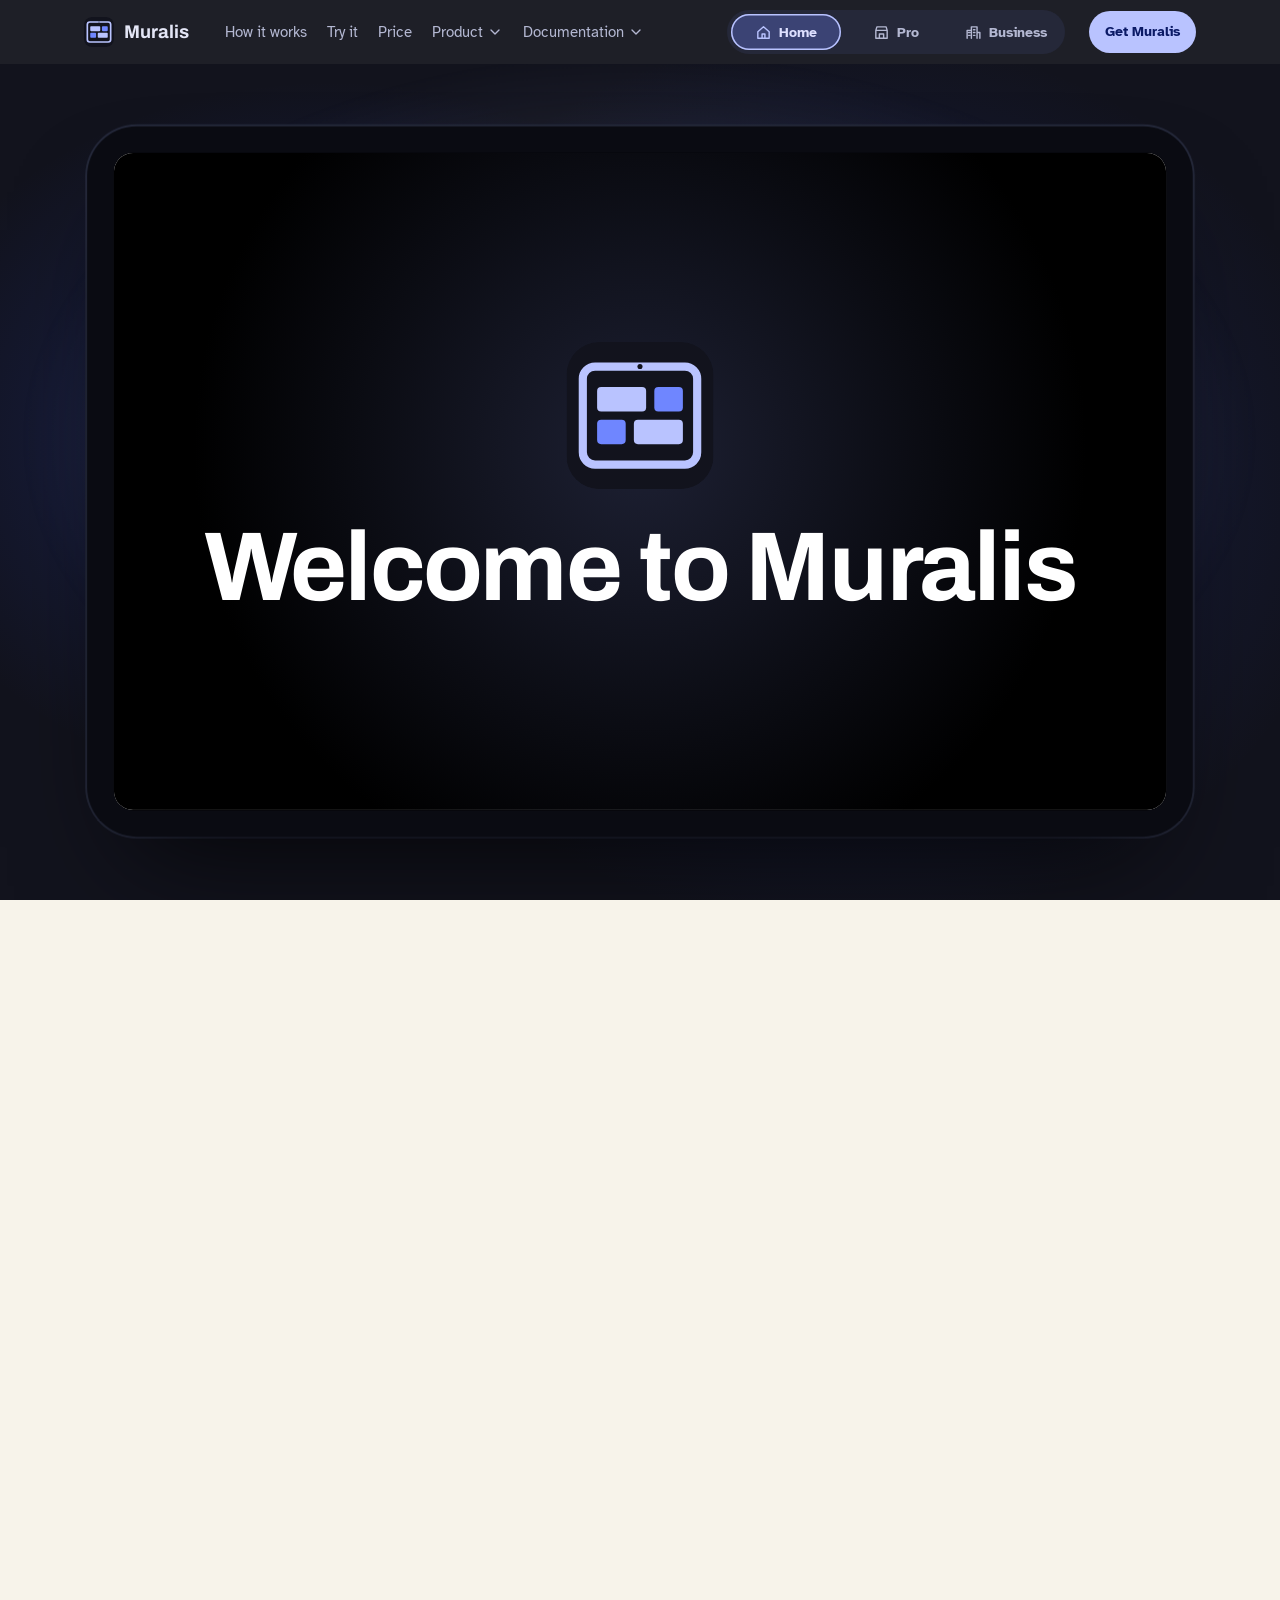
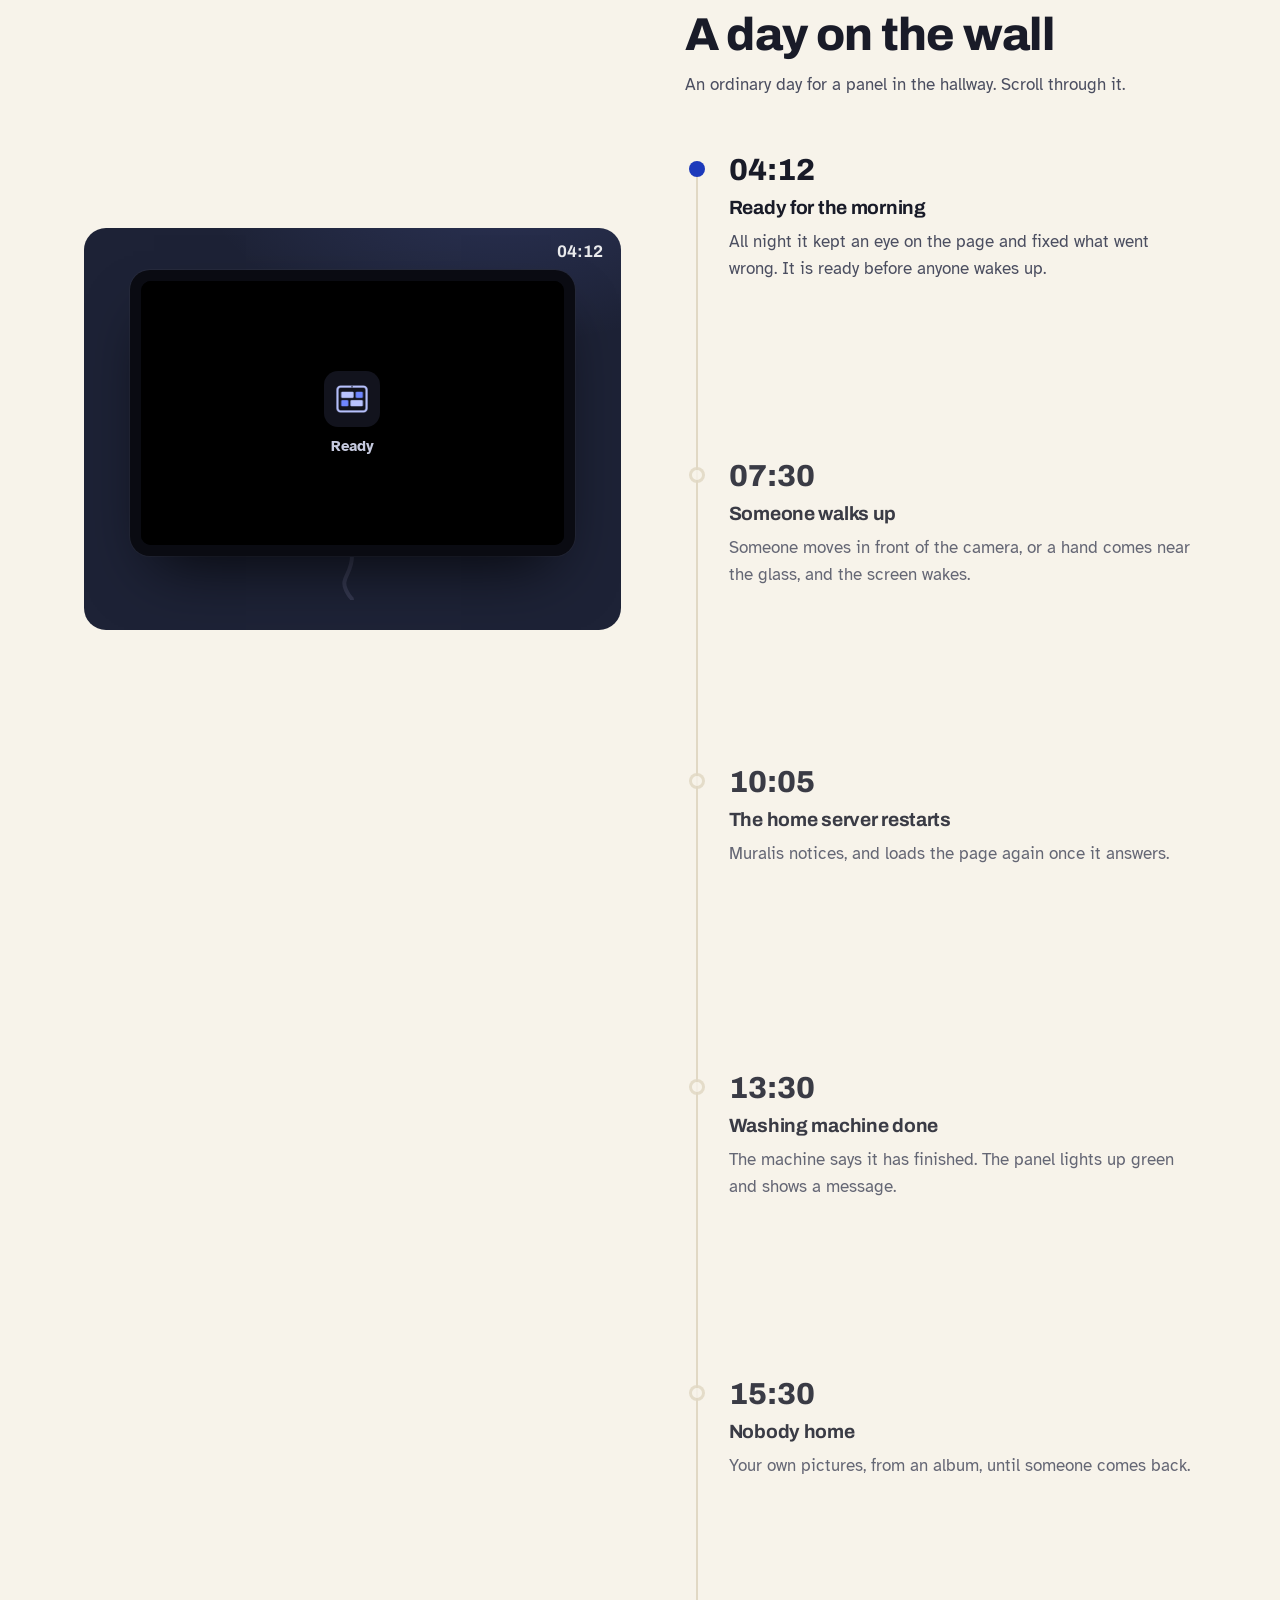
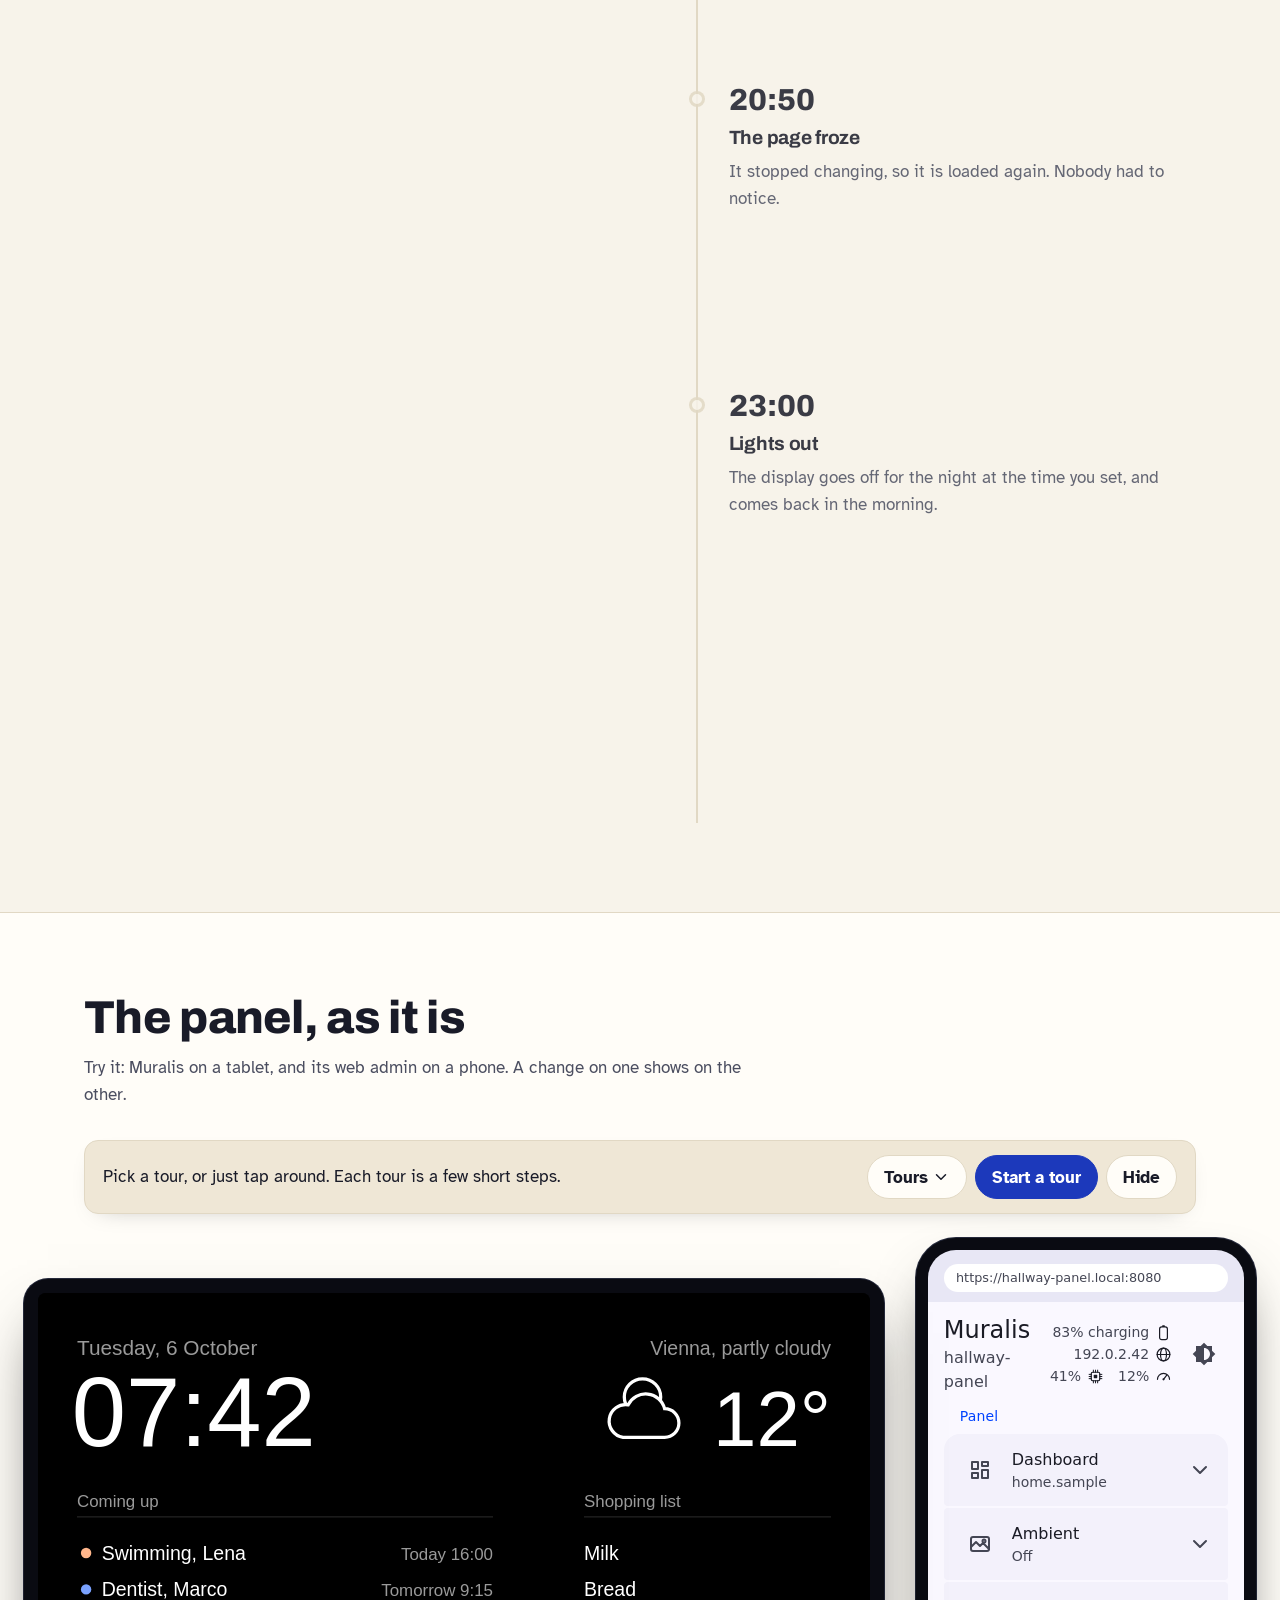
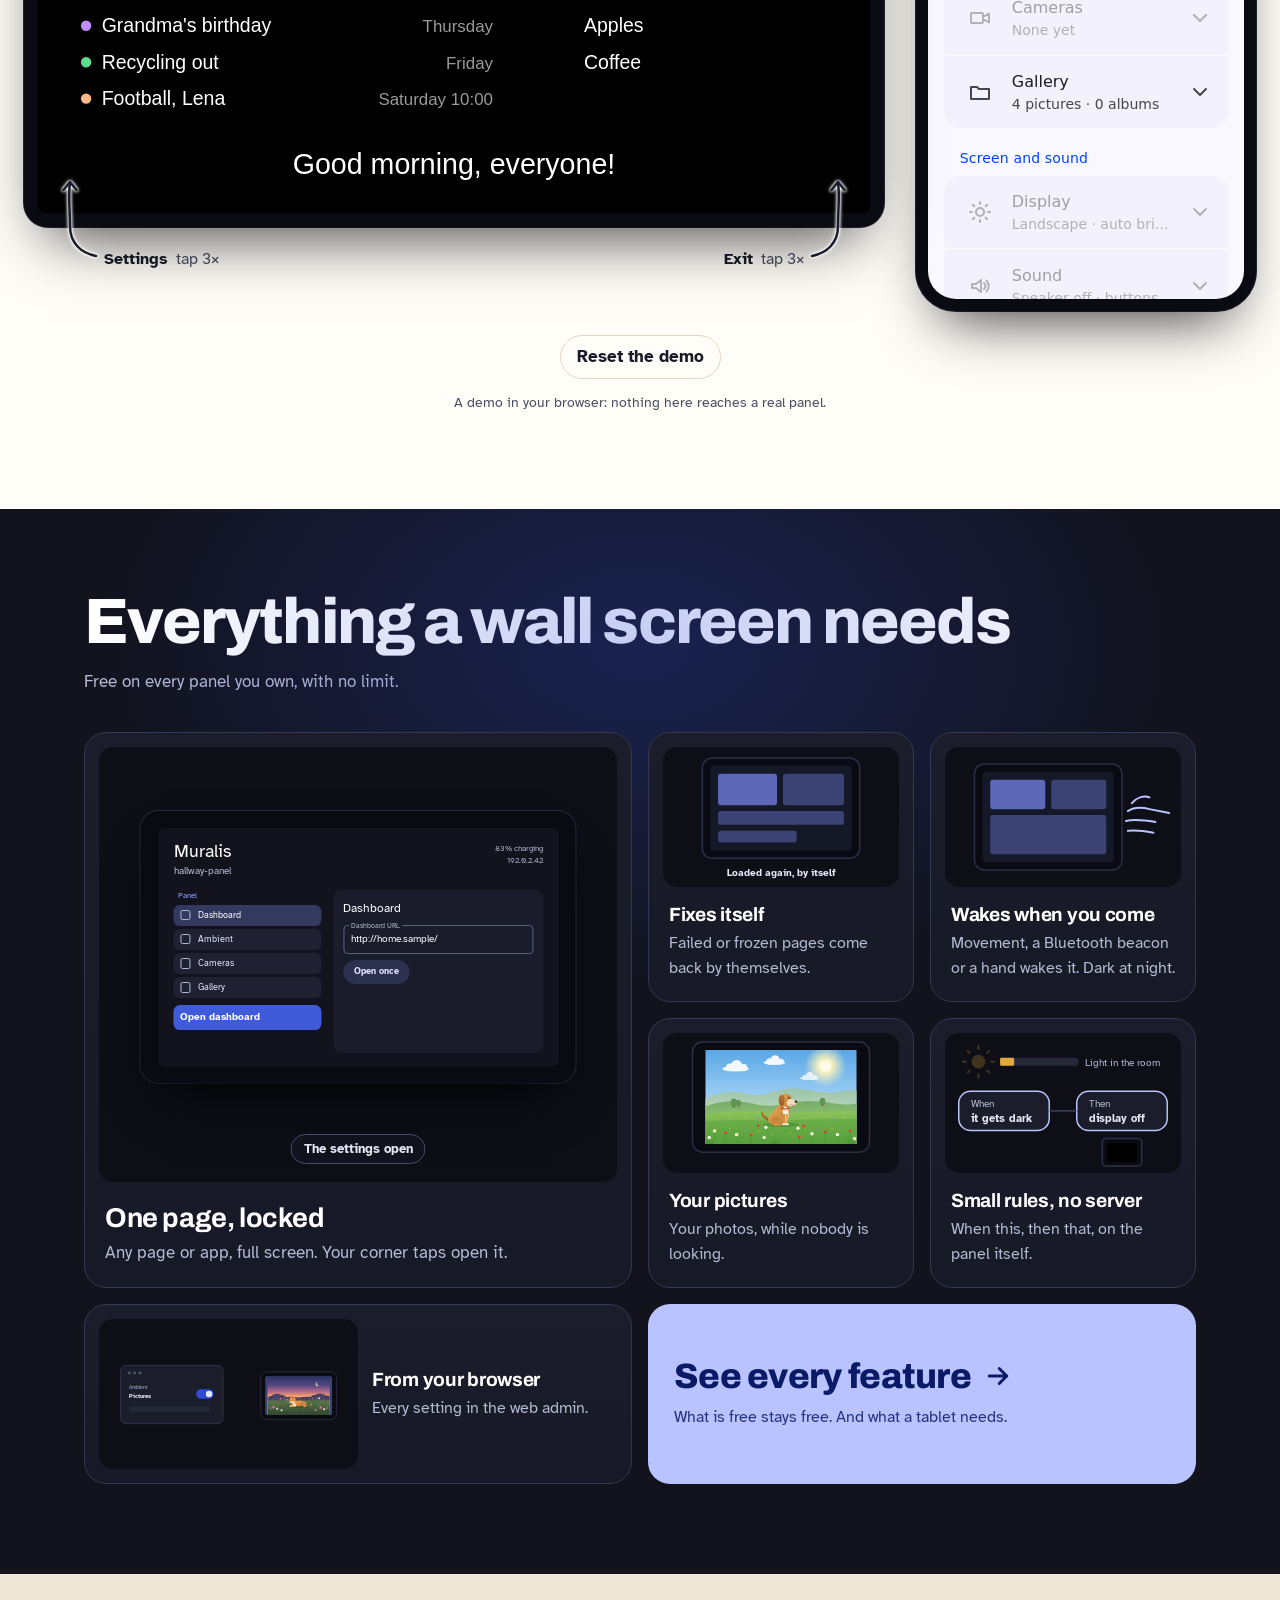
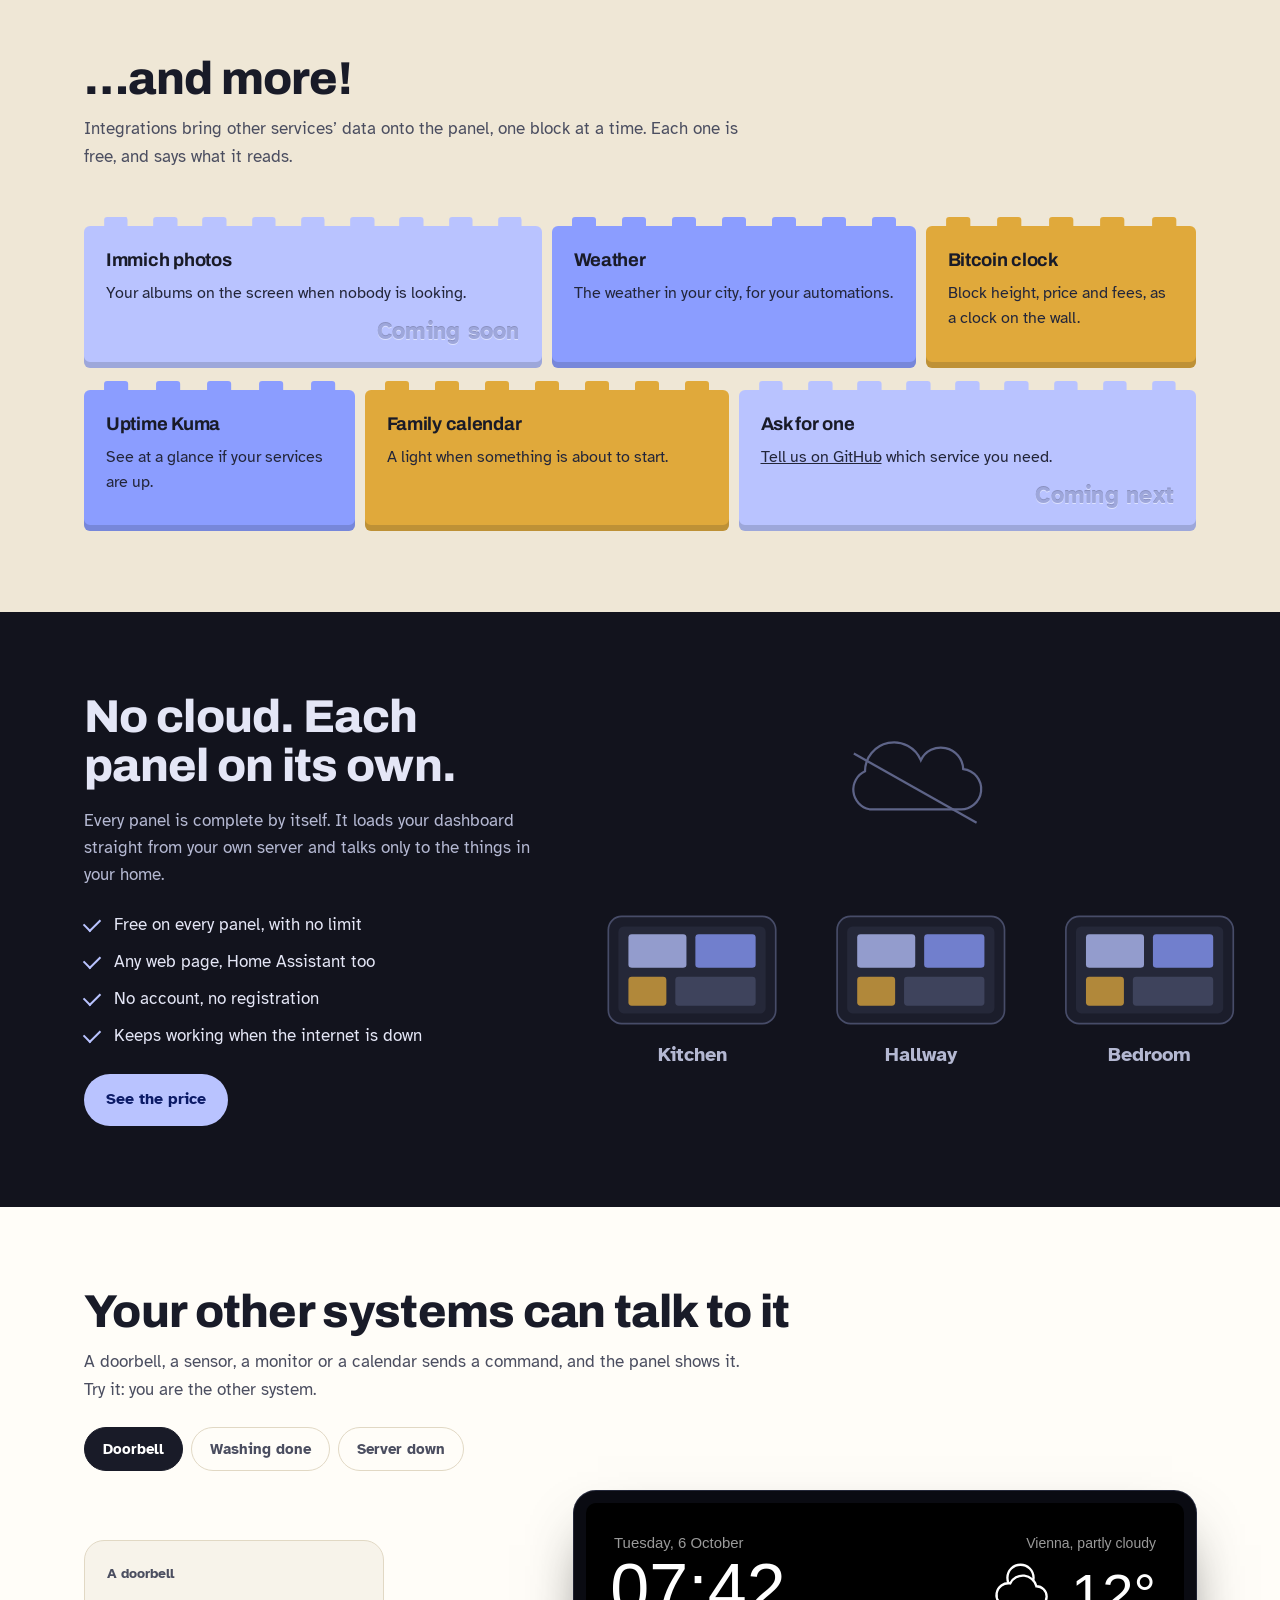
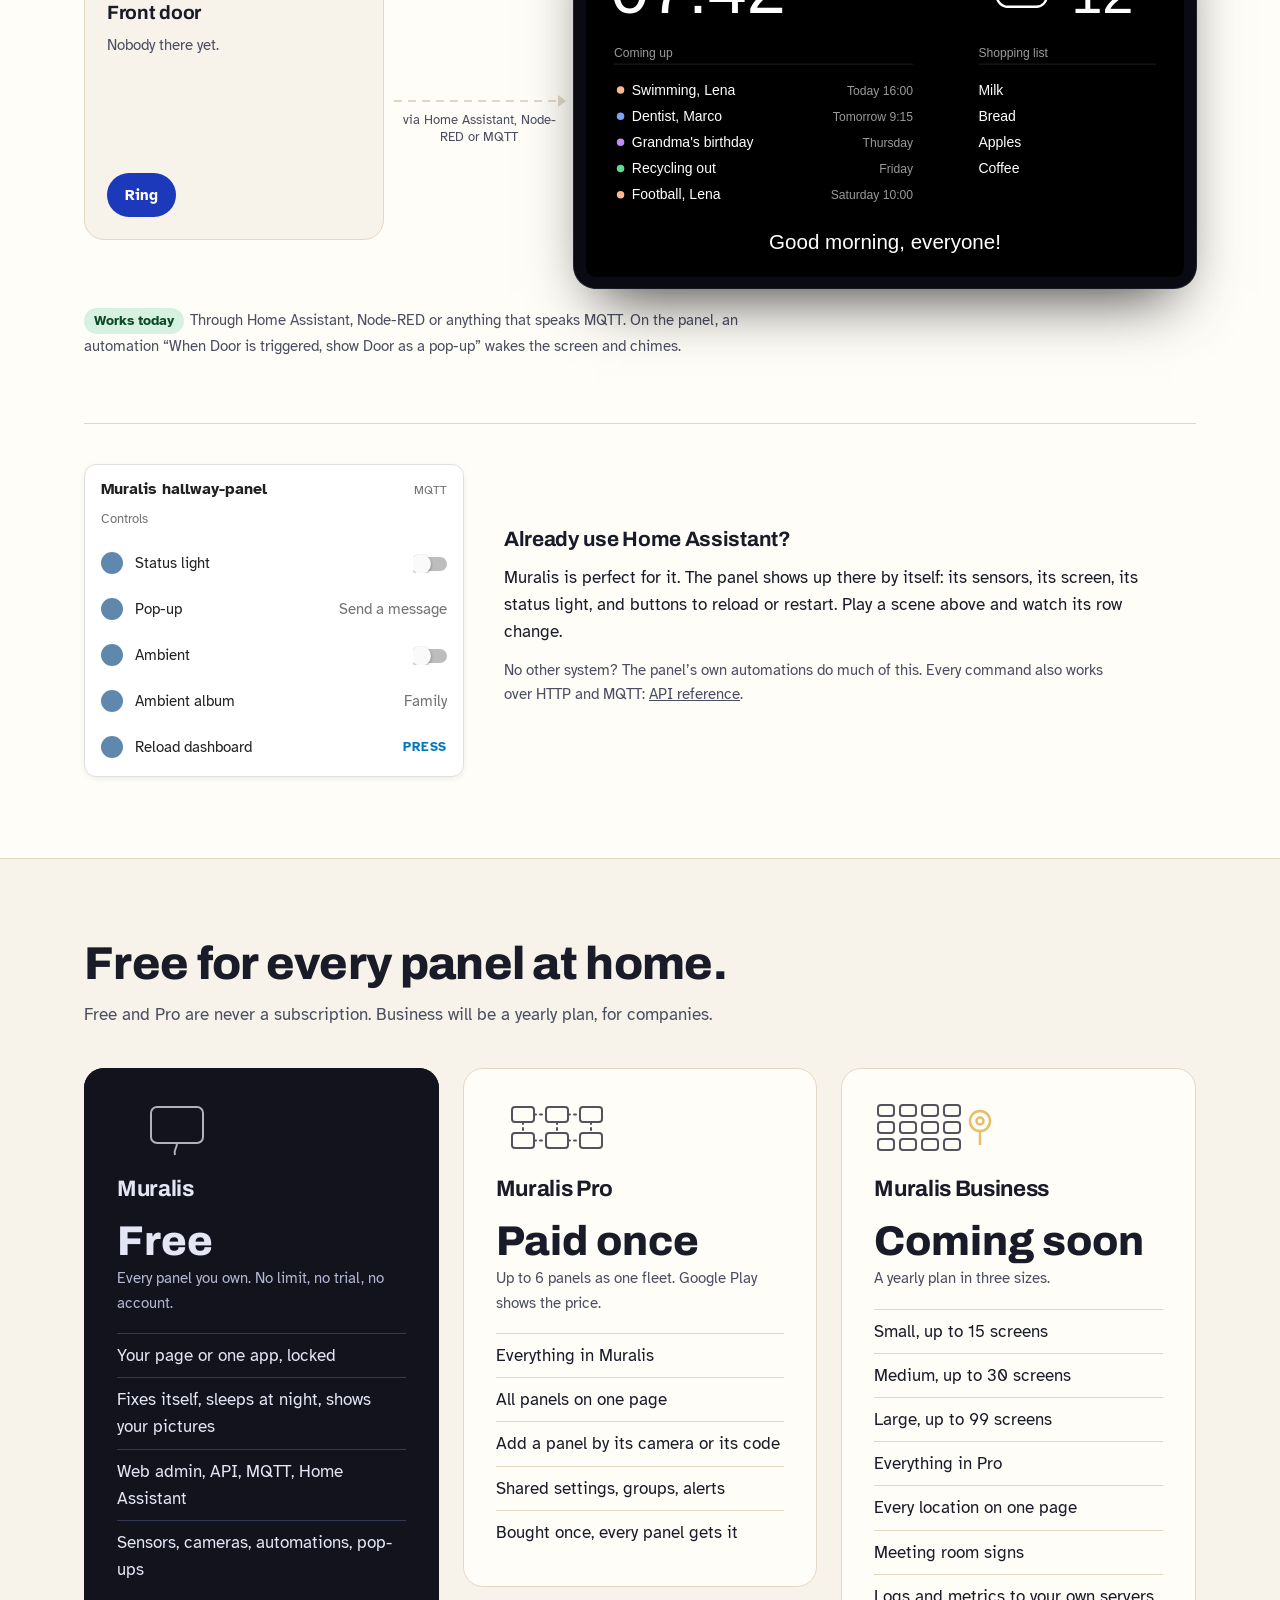
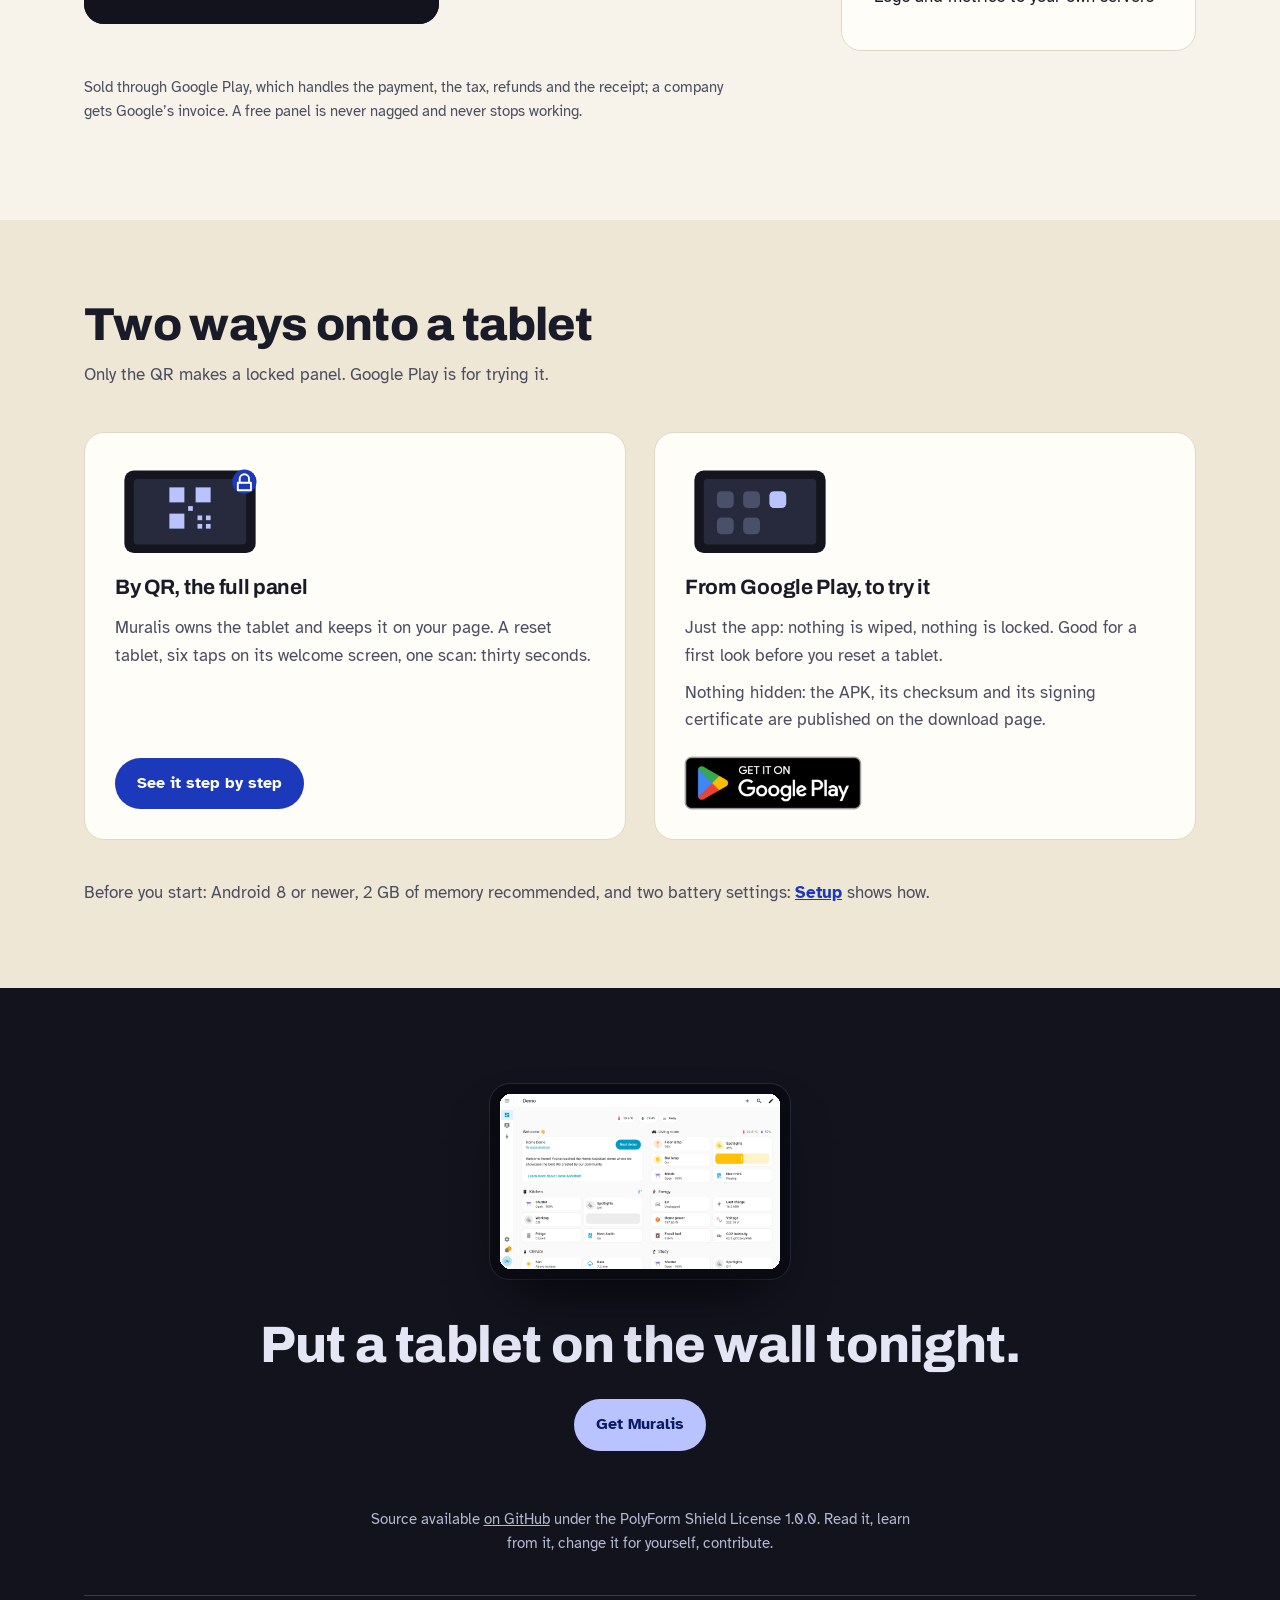
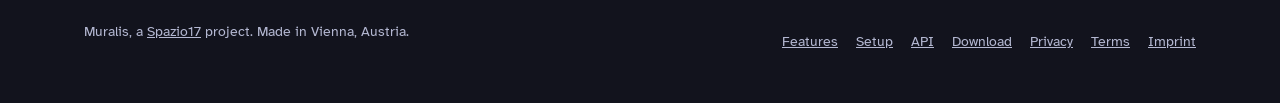
<file: index.html>
<!doctype html>
<html lang="en" data-mode="home">
<head>
<meta charset="utf-8">
<meta name="viewport" content="width=device-width, initial-scale=1">
<title>Muralis, any web page or app on a tablet on the wall</title>
<meta name="description" content="With Muralis, any Android screen, from the smallest to the biggest, shows what matters all day and fixes itself when something goes wrong: locked, run from your own network. Free on every panel; Pro puts up to six on one page. No cloud. Made in Austria.">
<link rel="canonical" href="https://muralis.spazio17.org/">
<link rel="icon" href="assets/img/icon-512.png" type="image/png">
<link rel="apple-touch-icon" href="assets/img/icon-512.png">
<link rel="preload" href="assets/fonts/archivo.woff2" as="font" type="font/woff2" crossorigin>
<link rel="stylesheet" href="assets/css/home.css?v=53">
<meta name="theme-color" content="#12131d">
<meta property="og:type" content="website">
<meta property="og:title" content="Muralis, hang it up, and leave it">
<meta property="og:description" content="Any Android screen, from the smallest to the biggest, shows what matters all day and fixes itself when something goes wrong. No cloud.">
<meta property="og:url" content="https://muralis.spazio17.org/">
<meta property="og:image" content="https://muralis.spazio17.org/assets/img/feature-graphic.png">
<meta property="og:image:width" content="1024">
<meta property="og:image:height" content="500">
<meta name="twitter:card" content="summary_large_image">
<script>
  document.documentElement.classList.add('js');
  /* Home, Pro or Business, chosen before anything is drawn: ?for= in the address wins, then the last choice, then Home. */
  (function () {
    var m = new URLSearchParams(location.search).get('for');
    if (m !== 'home' && m !== 'pro' && m !== 'business') { try { m = localStorage.getItem('muralis-mode'); } catch (e) { m = null; } }
    document.documentElement.dataset.mode = (m === 'pro' || m === 'business') ? m : 'home';
  })();
  /* The greeting drawn by the scroll: the big tablet at the top of the page, smaller as the page scrolls. Not with reduced motion. */
  if (!matchMedia('(prefers-reduced-motion: reduce)').matches) document.documentElement.classList.add('scrollhero');
</script>
</head>
<body>
<a class="skip" href="#main">Skip to the content</a>
<nav aria-label="Main"><div class="in"><a class="logo" href="./"><img src="assets/img/icon.svg" alt="" width="30" height="30">Muralis</a>
<ul><li><a href="#day">How it works</a></li><li><a href="#look">Try it</a></li><li><a href="#price">Price</a></li><li class="drop"><button type="button" aria-expanded="false" aria-controls="product-menu">Product<svg viewBox="0 0 24 24" aria-hidden="true"><path d="M6 9l6 6 6-6"/></svg></button><ul id="product-menu" hidden><li><a href="features/"><b>Features</b><span>Everything Muralis does, and what a tablet needs</span></a></li><li><a href="download/"><b>Download</b><span>The app, its setup QR and how to check them</span></a></li></ul></li><li class="drop"><button type="button" aria-expanded="false" aria-controls="docs-menu">Documentation<svg viewBox="0 0 24 24" aria-hidden="true"><path d="M6 9l6 6 6-6"/></svg></button><ul id="docs-menu" hidden><li><a href="setup/"><b>Setup</b><span>Android settings for each tablet maker</span></a></li><li><a href="api/"><b>API</b><span>Every command over HTTP and MQTT</span></a></li><li><a href="https://github.com/spazio17/muralis"><b>GitHub</b><span>The source code</span></a></li></ul></li></ul>
<div class="mode" role="group" aria-label="Show Muralis for"><span class="thumb"></span><button type="button" data-mode="home"><svg viewBox="0 0 24 24" aria-hidden="true"><path d="M4 11l8-7 8 7v9H4zM10 20v-6h4v6"/></svg><span>Home</span></button><button type="button" data-mode="pro"><svg viewBox="0 0 24 24" aria-hidden="true"><path d="M4 9l1.5-5h13L20 9M4 9v11h16V9M4 9h16M9 20v-6h6v6"/></svg><span>Pro</span></button><button type="button" data-mode="business"><svg viewBox="0 0 24 24" aria-hidden="true"><path d="M3 20V9h6v11M9 20V4h8v16M17 20v-8h4v8M5 12h2M5 16h2M12 8h2M12 12h2M12 16h2"/></svg><span>Business</span></button></div><a class="btn primary" href="#install">Get Muralis</a><button class="menubtn" type="button" aria-expanded="false" aria-controls="homemenu"><span class="bars" aria-hidden="true"></span><span class="menubtn-label">Menu</span></button></div>
<div class="homemenu" id="homemenu" hidden><div class="in"><ul><li><a href="#day">How it works</a></li><li><a href="#look">Try it</a></li><li><a href="#price">Price</a></li></ul><p class="menuhead">Product</p><ul><li><a href="features/">Features</a></li><li><a href="download/">Download</a></li></ul><p class="menuhead">Documentation</p><ul><li><a href="setup/">Setup</a></li><li><a href="api/">API</a></li><li><a href="https://github.com/spazio17/muralis">GitHub</a></li></ul><a class="btn primary" href="#install">Get Muralis</a></div></div></nav>

<main id="main">
<div class="hero-track">
<header class="hero dark">
 <div class="in">
  <h1>Muralis</h1>
  <div data-for="home"><p class="line"><span>The free kiosk app for Android tablets.</span> <span>No cloud.</span></p><p class="lead">Any Android screen, from the smallest to the biggest, shows what matters all day and fixes itself when something goes wrong.</p></div><div data-for="pro"><p class="line"><span>Up to six screens, managed from one.</span> <span>Bought once. No cloud.</span></p><p class="lead">A practice, a shop, a workshop, a big home: up to six panels, set and watched from any of them, bought once.</p></div><div data-for="business"><p class="line"><span>Screens for every room of your company.</span> <span>Coming soon.</span></p><p class="lead">For companies with many screens in several places: every location on one page, the logs on your own servers. A yearly plan, coming after Pro.</p></div>
  <div class="acts"><a class="btn primary" href="#install">Get Muralis</a><a class="btn quiet" href="#day">See how it works</a></div>
  <ul class="facts" data-for="home"><li><svg viewBox="0 0 24 24" aria-hidden="true"><path d="M5 12l5 5 9-10"/></svg>Android 8 and up</li><li><svg viewBox="0 0 24 24" aria-hidden="true"><path d="M5 12l5 5 9-10"/></svg>Free on every panel</li><li><svg viewBox="0 0 24 24" aria-hidden="true"><path d="M5 12l5 5 9-10"/></svg>No account</li><li><svg viewBox="0 0 24 24" aria-hidden="true"><path d="M5 12l5 5 9-10"/></svg>No cloud</li></ul><ul class="facts" data-for="pro"><li><svg viewBox="0 0 24 24" aria-hidden="true"><path d="M5 12l5 5 9-10"/></svg>One purchase</li><li><svg viewBox="0 0 24 24" aria-hidden="true"><path d="M5 12l5 5 9-10"/></svg>Up to 6 panels</li><li><svg viewBox="0 0 24 24" aria-hidden="true"><path d="M5 12l5 5 9-10"/></svg>Managed from any of them</li><li><svg viewBox="0 0 24 24" aria-hidden="true"><path d="M5 12l5 5 9-10"/></svg>No cloud</li></ul><ul class="facts" data-for="business"><li><svg viewBox="0 0 24 24" aria-hidden="true"><path d="M5 12l5 5 9-10"/></svg>Coming soon</li><li><svg viewBox="0 0 24 24" aria-hidden="true"><path d="M5 12l5 5 9-10"/></svg>Up to 99 screens</li><li><svg viewBox="0 0 24 24" aria-hidden="true"><path d="M5 12l5 5 9-10"/></svg>Every location on one page</li><li><svg viewBox="0 0 24 24" aria-hidden="true"><path d="M5 12l5 5 9-10"/></svg>No cloud</li></ul>
 </div>
 <div class="hall"><div class="glow"></div>
  <div class="tablet"><div class="glass"><div class="greet" aria-hidden="true"><img src="assets/img/icon.svg" alt="" width="96" height="96"><p>Welcome to Muralis</p></div><div class="reel" data-for="home"><img class="on" src="assets/img/home/page.webp" alt="Home Assistant&#x27;s demo dashboard on a tablet held by Muralis"><img src="assets/img/home/openhab.svg" alt="An openHAB overview with the rooms of a home" loading="lazy"><img src="assets/img/home/kuma.svg" alt="A status page with the services of a home, all up" loading="lazy"><img src="assets/img/home/mirror.svg" alt="A family board with the clock, the weather and what is coming up" loading="lazy"></div><div class="reel" data-for="pro"><img class="on" src="assets/img/home/waiting.svg" alt="A waiting room screen calling the next patient" loading="lazy"><img src="assets/img/home/shop.svg" alt="A shop window board with the week&#x27;s offer" loading="lazy"><img src="assets/img/home/kuma.svg" alt="A status board with the services of a small business, all up" loading="lazy"><img src="assets/img/home/bakery.svg" alt="A bakery board with what is fresh, the offer and the opening hours" loading="lazy"></div><div class="reel" data-for="business"><img class="on" src="assets/img/home/room.svg" alt="A meeting-room dashboard: the room is free, with the day&#x27;s bookings" loading="lazy"><img src="assets/img/home/board.svg" alt="A meeting-room dashboard in a company&#x27;s dark style: in use, with what comes next" loading="lazy"><img src="assets/img/home/floor.svg" alt="A floor overview: which meeting rooms are free and which are busy" loading="lazy"><img src="assets/img/home/atelier.svg" alt="A meeting-room dashboard in a studio&#x27;s warm style: the next meeting in 25 minutes" loading="lazy"></div></div></div>
  <svg class="sidecord" aria-hidden="true"><path/><g class="socket"><rect width="52" height="36" rx="9" fill="#252839" stroke="#474c68" stroke-width="1.5"/><circle cx="17" cy="18" r="3.5" fill="#0a0b12"/><circle cx="35" cy="18" r="3.5" fill="#0a0b12"/></g></svg>
  <svg class="cord" viewBox="0 0 140 150" aria-hidden="true"><path d="M70 0 C70 46 30 58 48 92 S70 112 70 118" fill="none" stroke="#343850" stroke-width="6" stroke-linecap="round"/>
   <g class="socket"><rect x="44" y="112" width="52" height="36" rx="9" fill="#252839" stroke="#474c68" stroke-width="1.5"/><circle cx="61" cy="130" r="3.5" fill="#0a0b12"/><circle cx="79" cy="130" r="3.5" fill="#0a0b12"/></g></svg>
 </div>
</header>
</div>

<section class="day" id="day"><div class="in">
 <div class="stage"><div class="room" data-state="ready">
  <span class="clock" aria-hidden="true">04:12</span>
  <div class="tablet"><div class="glass">
   <div class="screen dash" data-for="home"><img src="assets/img/home/page.webp" alt="" loading="lazy"></div><div class="screen dash" data-for="pro"><img src="assets/img/home/waiting.svg" alt="" loading="lazy"></div><div class="screen dash" data-for="business"><img src="assets/img/home/room.svg" alt="" loading="lazy"></div>
   <div class="screen s-ready"><img src="assets/img/icon-512.png" alt="">Ready</div>
   <div class="screen s-reload"><span class="bar"></span><span class="note" data-for="home">The home server not answering. Waiting.</span><span class="note" data-for="pro">The booking server not answering. Waiting.</span><span class="note" data-for="business">The booking system not answering. Waiting.</span></div>
   <div class="screen s-ambient" data-for="home"><img src="assets/img/home/dusk.svg" alt="" loading="lazy"></div><div class="screen s-ambient" data-for="pro"><img src="assets/img/home/dusk.svg" alt="" loading="lazy"></div><div class="screen s-ambient" data-for="business"><img src="assets/img/home/city.svg" alt="" loading="lazy"></div>
   <div class="screen s-notify"><p class="pop" data-for="home"><b>Washing machine</b>The wash is done.</p><p class="pop" data-for="pro"><b>Dr. Berger</b>Running about 20 minutes late.</p><p class="pop" data-for="business"><b>Weekly planning</b>Starts at 14:00, Luca, 9 people.</p></div>
   <div class="screen s-frozen"><span class="note">Page stopped changing. Reloading.</span></div>
   <div class="screen s-off"></div>
  </div></div>
  <svg class="cordlet" viewBox="0 0 60 44" aria-hidden="true"><path d="M30 0 C30 18 18 22 24 34 S30 40 30 44" fill="none" stroke="#343850" stroke-width="4" stroke-linecap="round"/></svg>
 </div></div>
 <div>
  <div class="day-head"><h2 class="big">A day on the wall</h2>
  <p class="intro" data-for="home">An ordinary day for a panel in the hallway. Scroll through it.</p><p class="intro" data-for="pro">An ordinary day for the screen in a waiting room. Scroll through it.</p><p class="intro" data-for="business">An ordinary day for the screen beside a meeting room. Scroll through it.</p></div>
  <ol class="steps" data-for="home"><li class="step" data-state="ready" data-time="04:12"><time>04:12</time><h3>Ready for the morning</h3><p>All night it kept an eye on the page and fixed what went wrong. It is ready before anyone wakes up.</p></li><li class="step" data-state="wake" data-time="07:30"><time>07:30</time><h3>Someone walks up</h3><p>Someone moves in front of the camera, or a hand comes near the glass, and the screen wakes.</p></li><li class="step" data-state="reload" data-time="10:05"><time>10:05</time><h3>The home server restarts</h3><p>Muralis notices, and loads the page again once it answers.</p></li><li class="step" data-state="notify" data-time="13:30"><time>13:30</time><h3>Washing machine done</h3><p>The machine says it has finished. The panel lights up green and shows a message.</p></li><li class="step" data-state="ambient" data-time="15:30"><time>15:30</time><h3>Nobody home</h3><p>Your own pictures, from an album, until someone comes back.</p></li><li class="step" data-state="frozen" data-time="20:50"><time>20:50</time><h3>The page froze</h3><p>It stopped changing, so it is loaded again. Nobody had to notice.</p></li><li class="step" data-state="off" data-time="23:00"><time>23:00</time><h3>Lights out</h3><p>The display goes off for the night at the time you set, and comes back in the morning.</p></li></ol><ol class="steps" data-for="pro"><li class="step" data-state="ready" data-time="06:45"><time>06:45</time><h3>Ready before the doors open</h3><p>All night it kept an eye on the page and fixed what went wrong. It is ready before the first patient arrives.</p></li><li class="step" data-state="wake" data-time="08:00"><time>08:00</time><h3>The first patient</h3><p>Someone walks in, and the screen wakes with the queue.</p></li><li class="step" data-state="reload" data-time="10:05"><time>10:05</time><h3>The booking server restarts</h3><p>Muralis waits, and loads the page again once the server answers.</p></li><li class="step" data-state="notify" data-time="11:15"><time>11:15</time><h3>Running late</h3><p>The doctor is behind. The panel lights up amber and tells the waiting room how long.</p></li><li class="step" data-state="ambient" data-time="12:30"><time>12:30</time><h3>Lunch break</h3><p>Nobody waiting: your own pictures, until the afternoon.</p></li><li class="step" data-state="frozen" data-time="15:20"><time>15:20</time><h3>The page froze</h3><p>It stopped changing, so it is loaded again. Nobody had to notice.</p></li><li class="step" data-state="off" data-time="18:30"><time>18:30</time><h3>Closed</h3><p>The screens go off for the night. If one of them went offline today, you were told once.</p></li></ol><ol class="steps" data-for="business"><li class="step" data-state="ready" data-time="06:30"><time>06:30</time><h3>Ready before you are</h3><p>All night every screen kept an eye on its page and fixed what went wrong. All are ready before the first person arrives.</p></li><li class="step" data-state="wake" data-time="08:45"><time>08:45</time><h3>The first meeting</h3><p>Someone walks up, and the screen wakes with the day's bookings.</p></li><li class="step" data-state="reload" data-time="10:05"><time>10:05</time><h3>The booking system restarts</h3><p>Muralis waits, and loads the page again once the server answers.</p></li><li class="step" data-state="ambient" data-time="12:30"><time>12:30</time><h3>Lunch break</h3><p>Nobody around: your own pictures, until someone comes back.</p></li><li class="step" data-state="notify" data-time="13:55"><time>13:55</time><h3>The next meeting is close</h3><p>Five minutes before the next booking, the panel lights up red and says who comes next.</p></li><li class="step" data-state="frozen" data-time="16:10"><time>16:10</time><h3>The page froze</h3><p>It stopped changing, so it is loaded again. Nobody had to call IT.</p></li><li class="step" data-state="off" data-time="19:00"><time>19:00</time><h3>Closing time</h3><p>The screens go off for the night, and are back on in the morning.</p></li></ol>
 </div>
</div></section>

<section class="look" id="look"><div class="in">
 <h2 class="big">The panel, as it is</h2>
 <p class="intro">Try it: Muralis on a tablet, and its web admin on a phone. A change on one shows on the other.</p>
 <div class="demo-guide" role="region" aria-label="Guide">
  <p class="demo-step" aria-live="polite"><b class="demo-count"></b> <span class="demo-text"></span></p>
  <div class="demo-guide-acts">
   <div class="demo-tours"><button type="button" class="demo-gbtn" aria-expanded="false" aria-controls="demo-tour-list">Tours<svg viewBox="0 0 24 24" aria-hidden="true"><path d="M6 9l6 6 6-6"/></svg></button><ul id="demo-tour-list" hidden></ul></div>
   <button type="button" class="demo-gbtn demo-next">Next</button>
   <button type="button" class="demo-gbtn demo-skip" aria-label="Hide the guide">Hide</button>
  </div>
 </div>
 <div class="demo-switch" role="group" aria-label="Show"><button type="button" aria-pressed="true" data-show="panel">Panel</button><button type="button" aria-pressed="false" data-show="web">Web admin</button></div>
 <div class="demo" data-show="panel">
  <div class="demo-tablet-col"><div class="tablet demo-tablet"><iframe src="demo/surface.html?surface=panel" title="Muralis on the panel (demo)" loading="lazy"></iframe><svg class="demo-arrow l" viewBox="0 0 60 80" aria-hidden="true"><path d="M56 77c-15-3-26-13-26-30S28 15 30 4"/><path d="M23.5 11 30 3l6.5 8"/></svg><svg class="demo-arrow r" viewBox="0 0 60 80" aria-hidden="true"><path d="M56 77c-15-3-26-13-26-30S28 15 30 4"/><path d="M23.5 11 30 3l6.5 8"/></svg></div>
   <div class="demo-taps"><p><span><b>Settings</b> tap 3×<span class="demo-sr">: tap the bottom-left corner of the tablet 3 times</span></span></p><p class="r"><span><b>Exit</b> tap 3×<span class="demo-sr">: tap the bottom-right corner of the tablet 3 times</span></span></p></div></div>
  <div class="demo-phone"><div class="demo-urlbar"><span>https://hallway-panel.local:8080</span></div><iframe src="demo/surface.html?surface=web" title="Muralis web admin on a phone (demo)" loading="lazy"></iframe></div>
 </div>
 <div class="demo-under">
  <label class="demo-lux"><span>Light in the room</span><input type="range" min="0" max="600" step="10" value="320" aria-describedby="demo-lux-now"><output id="demo-lux-now">320 lx</output></label>
  <button type="button" class="demo-gbtn demo-show" hidden>Show the guide</button>
  <button type="button" class="demo-gbtn demo-reset">Reset the demo</button>
 </div>
 <p class="demo-note">A demo in your browser: nothing here reaches a real panel.</p>
</div></section>

<section class="does" id="does"><div class="in">
 <h2>Everything a wall screen needs</h2>
 <p class="intro" data-for="home">Free on every panel you own, with no limit.</p>
 <p class="intro" data-for="pro">For the screen in a practice, a shop or a workshop. All of it is free on one panel; Pro adds the fleet.</p>
 <p class="intro" data-for="business">For screens beside meeting rooms, at the reception and in the lobby. Business is coming after Pro.</p>

 <!-- ================= HOME ================= -->
 <div class="bento" data-for="home">
  <article class="tile big" style="--i:0">
   <div class="scene">
    <div class="tab"><div class="dz-glass"><img src="assets/img/home/mirror.svg" alt="">
     <span class="ring r1" style="left:7%;top:92%"></span><span class="ring r2" style="left:7%;top:92%"></span><span class="ring r3" style="left:7%;top:92%"></span>
     <div class="set h1" aria-hidden="true">
      <div class="ab"><div><b>Muralis</b><small>hallway-panel</small></div><span>83% charging<br>192.0.2.42</span></div>
      <div class="nav"><div class="lab">Panel</div><div class="row on"><i></i>Dashboard</div><div class="row"><i></i>Ambient</div><div class="row"><i></i>Cameras</div><div class="row"><i></i>Gallery</div><div class="od">Open dashboard</div></div>
      <div class="det"><b>Dashboard</b><div class="fld"><em>Dashboard URL</em>http://home.sample/</div><span class="btn2">Open once</span></div>
     </div>
    </div></div>
    <span class="chip a gone">Tap the bottom-left corner three times</span>
    <span class="chip b">The settings open</span>
   </div>
   <div class="txt"><h3>One page, locked</h3><p>Any page or app, full screen. Your corner taps open it.</p></div>
  </article>

  <article class="tile" style="--i:1"><div class="scene">
   <svg viewBox="0 0 240 140" aria-hidden="true">
    <rect class="s-frame" x="40" y="10" width="160" height="102" rx="10"/><rect class="s-glass" x="48" y="18" width="144" height="86" rx="4"/>
    <g class="pg"><rect class="s-block b" x="56" y="26" width="60" height="32" rx="3"/><rect class="s-block" x="122" y="26" width="62" height="32" rx="3"/><rect class="s-block" x="56" y="64" width="128" height="14" rx="3"/><rect class="s-block" x="56" y="84" width="80" height="12" rx="3"/></g>
    <g class="frz gone"><rect x="48" y="18" width="144" height="86" rx="4" fill="#20232f"/><circle cx="120" cy="52" r="11" fill="none" stroke="#e0a93b" stroke-width="2"/><path d="M120 46v7M120 57v1" stroke="#e0a93b" stroke-width="2.4" stroke-linecap="round"/></g>
    <g class="rel gone"><circle cx="120" cy="61" r="20" fill="#12131d"/><path class="s-stroke" d="M131 55a12 12 0 1 0 1 9M132 48v8h-8"/></g>
    <text class="s-cap cap0 gone" x="120" y="130" text-anchor="middle">The page</text>
    <text class="s-cap cap1 gone" x="120" y="130" text-anchor="middle" fill="#e0a93b">The page froze</text>
    <text class="s-cap cap2" x="120" y="130" text-anchor="middle">Loaded again, by itself</text>
   </svg></div>
   <div class="txt"><h3>Fixes itself</h3><p>Failed or frozen pages come back by themselves.</p></div></article>

  <article class="tile" style="--i:2"><div class="scene">
   <svg viewBox="0 0 240 140" aria-hidden="true">
    <rect class="s-frame" x="30" y="16" width="150" height="108" rx="10"/><rect x="38" y="24" width="134" height="92" rx="4" fill="#06070c"/>
    <g class="lit"><rect class="s-glass" x="38" y="24" width="134" height="92" rx="4"/><rect class="s-block b" x="46" y="32" width="56" height="30" rx="3"/><rect class="s-block" x="108" y="32" width="56" height="30" rx="3"/><rect class="s-block" x="46" y="68" width="118" height="40" rx="3"/></g>
    <g class="hand"><path d="M186 64c6-4 14-4 22-2l20 4M184 74c8-2 18-1 30 1M186 84c8-1 16 0 26 2M190 56c5-6 12-8 18-6" class="s-stroke"/></g>
   </svg></div>
   <div class="txt"><h3>Wakes when you come</h3><p>Movement, a Bluetooth beacon or a hand wakes it. Dark at night.</p></div></article>

  <article class="tile" style="--i:3"><div class="scene">
   <svg viewBox="0 0 240 140" aria-hidden="true">
    <defs><clipPath id="h4clip"><rect x="38" y="16" width="164" height="96" rx="4"/></clipPath></defs>
    <rect class="s-frame" x="30" y="8" width="180" height="112" rx="10"/>
    <g clip-path="url(#h4clip)">
     <image class="sl s1" href="demo/pictures/dog-meadow.svg" x="38" y="16" width="164" height="96" preserveAspectRatio="xMidYMid slice"/>
     <image class="sl s2 gone" href="demo/pictures/cat-forest.svg" x="38" y="16" width="164" height="96" preserveAspectRatio="xMidYMid slice"/>
     <image class="sl s3 gone" href="demo/pictures/dog-lake.svg" x="38" y="16" width="164" height="96" preserveAspectRatio="xMidYMid slice"/>
     <g class="h4page gone"><rect class="s-glass" x="38" y="16" width="164" height="96"/><rect class="s-block b" x="46" y="24" width="70" height="34" rx="3"/><rect class="s-block" x="122" y="24" width="72" height="34" rx="3"/><rect class="s-block" x="46" y="64" width="148" height="40" rx="3"/></g>
    </g>
    <text class="s-cap h4idle gone" x="120" y="134" text-anchor="middle">Nobody touched it for 2 minutes</text>
   </svg></div>
   <div class="txt"><h3>Your pictures</h3><p>Your photos, while nobody is looking.</p></div></article>

  <article class="tile" style="--i:4"><div class="scene">
   <svg viewBox="0 0 240 140" aria-hidden="true">
    <g class="sun" style="opacity:.25"><circle cx="34" cy="28" r="7" fill="#e0a93b"/><path d="M34 15v-3M34 44v-3M21 28h-3M50 28h-3M25 19l-2-2M45 39l-2-2M25 37l-2 2M45 17l-2 2" stroke="#e0a93b" stroke-width="2" stroke-linecap="round"/></g>
    <rect x="56" y="24" width="80" height="8" rx="4" fill="#252839"/><rect class="lux" x="56" y="24" width="80" height="8" rx="4" fill="#e0a93b" style="transform:scaleX(.18)"/>
    <text class="s-sub" x="142" y="32">Light in the room</text>
    <rect class="when" x="14" y="58" width="92" height="40" rx="12" fill="#1b1d2b" stroke="#b9c3ff" stroke-width="1.5"/>
    <text class="s-sub" x="26" y="74">When</text><text class="s-text" x="26" y="89">it gets dark</text>
    <rect class="then" x="134" y="58" width="92" height="40" rx="12" fill="#1b1d2b" stroke="#b9c3ff" stroke-width="1.5"/>
    <text class="s-sub" x="146" y="74">Then</text><text class="s-text" x="146" y="89">display off</text>
    <path class="s-line" d="M106 78h28"/><circle class="dot s-sky gone" cx="106" cy="78" r="4" style="transform-box:view-box;transform-origin:0 0"/>
    <rect class="s-frame" x="160" y="106" width="40" height="28" rx="4"/><rect x="164" y="110" width="32" height="20" rx="2" fill="#3b4374"/><rect class="dark" x="164" y="110" width="32" height="20" rx="2" fill="#000"/>
   </svg></div>
   <div class="txt"><h3>Small rules, no server</h3><p>When this, then that, on the panel itself.</p></div></article>

  <article class="tile wide" style="--i:5"><div class="scene">
   <svg viewBox="0 0 480 150" aria-hidden="true" preserveAspectRatio="xMidYMid meet">
    <defs><clipPath id="h6clip"><rect x="308" y="42" width="124" height="72" rx="4"/></clipPath></defs>
    <rect x="40" y="22" width="190" height="108" rx="10" fill="#1b1d2b" stroke="#343850" stroke-width="1.5"/><circle cx="56" cy="36" r="3" fill="#474c68"/><circle cx="66" cy="36" r="3" fill="#474c68"/><circle cx="76" cy="36" r="3" fill="#474c68"/>
    <text class="s-sub" x="56" y="66">Ambient</text><text class="s-text label1 gone" x="56" y="82">Off</text><text class="s-text label2" x="56" y="82">Pictures</text>
    <rect class="track" x="180" y="66" width="32" height="18" rx="9" fill="#2e4ad6"/><circle class="knob" cx="190" cy="75" r="6" fill="#e4e6f6" style="transform:translateX(14px)"/>
    <rect x="56" y="98" width="150" height="10" rx="5" fill="#252839"/>
    <path class="beam gone" d="M232 76H300" stroke="#b9c3ff" stroke-width="2" fill="none"/>
    <rect class="s-frame" x="300" y="34" width="140" height="88" rx="10"/><rect x="308" y="42" width="124" height="72" rx="4" fill="#3b4374"/>
    <rect class="s-block b" x="314" y="48" width="54" height="26" rx="3"/><rect class="s-block" x="372" y="48" width="54" height="26" rx="3"/><rect class="s-block" x="314" y="80" width="112" height="28" rx="3"/>
    <image class="follow" clip-path="url(#h6clip)" href="demo/pictures/cat-garden.svg" x="308" y="42" width="124" height="72" preserveAspectRatio="xMidYMid slice"/>
   </svg></div>
   <div class="txt"><h3>From your browser</h3><p>Every setting in the web admin.</p></div></article>

  <a class="cta" href="features/" style="--i:6"><strong>See every feature<svg viewBox="0 0 24 24" aria-hidden="true"><path d="M5 12h14M13 6l6 6-6 6"/></svg></strong><span>What is free stays free. And what a tablet needs.</span></a>
 </div>

 <!-- ================= PRO ================= -->
 <div class="bento" data-for="pro">
  <article class="tile big" style="--i:0">
   <div class="scene">
    <div class="tab"><div class="dz-glass"><img src="assets/img/home/waiting.svg" alt=""><img class="dz-swap" src="assets/img/home/shop.svg" alt=""><span class="badge">The shop's own app</span></div></div>
    <span class="seg"><i class="p">A web page<span class="tapr"></span></i><i class="q">An app<span class="tapr"></span></i></span>
   </div>
   <div class="txt"><h3>Your page or your app</h3><p>The queue, the booking page or one app.</p></div>
  </article>

  <article class="tile" style="--i:1"><div class="scene">
   <svg viewBox="0 0 240 140" aria-hidden="true">
    <circle cx="60" cy="66" r="36" fill="#1b1d2b" stroke="#474c68" stroke-width="1.5"/>
    <circle cx="60" cy="38" r="4" fill="#e0a93b"/><path d="M57 90a5 5 0 1 0 6 6 4 4 0 0 1-6-6z" fill="#b9c3ff"/>
    <path class="hd" d="M60 66h22" stroke="#b9c3ff" stroke-width="3" stroke-linecap="round" style="transform-box:view-box;transform-origin:60px 66px;transform:rotate(-30deg)"/><circle cx="60" cy="66" r="3.5" fill="#b9c3ff"/>
    <rect class="s-frame" x="118" y="26" width="104" height="80" rx="9"/><rect x="125" y="33" width="90" height="66" rx="4" fill="#06070c"/>
    <g class="daylit"><rect class="s-glass" x="125" y="33" width="90" height="66" rx="4"/><rect class="s-block b" x="132" y="40" width="40" height="22" rx="3"/><rect class="s-block" x="176" y="40" width="32" height="22" rx="3"/><rect class="s-block" x="132" y="68" width="76" height="24" rx="3"/></g>
    <text class="s-cap open" x="170" y="124" text-anchor="middle">Open: on</text>
    <text class="s-cap closed gone" x="170" y="124" text-anchor="middle" fill="#b4b8d2">Closed: off</text>
   </svg></div>
   <div class="txt"><h3>Open and closed</h3><p>On when you open, off when you close.</p></div></article>

  <article class="tile p3" style="--i:2"><div class="scene">
   <svg viewBox="0 0 240 140" aria-hidden="true">
    <rect x="14" y="36" width="40" height="52" rx="6" fill="#1b1d2b" stroke="#474c68" stroke-width="1.5"/><path class="s-line" d="M22 52h24M22 64h24"/><circle class="led" cx="34" cy="78" r="4" fill="#3fbf7f"/>
    <path class="s-line" d="M54 62h18" stroke-dasharray="3 4"/>
    <rect class="s-frame" x="72" y="10" width="154" height="102" rx="10"/><rect class="s-glass" x="80" y="18" width="138" height="86" rx="4"/>
    <g class="pg"><rect class="s-block b" x="88" y="26" width="58" height="32" rx="3"/><rect class="s-block" x="152" y="26" width="58" height="32" rx="3"/><rect class="s-block" x="88" y="64" width="122" height="32" rx="3"/></g>
    <g class="frz gone"><rect x="80" y="18" width="138" height="86" rx="4" fill="#20232f"/><circle cx="137" cy="61" r="2.5" fill="#b4b8d2"/><circle cx="149" cy="61" r="2.5" fill="#b4b8d2"/><circle cx="161" cy="61" r="2.5" fill="#b4b8d2"/></g>
    <g class="rel gone"><circle cx="149" cy="61" r="20" fill="#12131d"/><path class="s-stroke" d="M160 55a12 12 0 1 0 1 9M161 48v8h-8"/></g>
    <text class="s-cap cap1 gone" x="120" y="130" text-anchor="middle" fill="#e0a93b">The server restarts: it waits</text>
    <text class="s-cap cap2" x="120" y="130" text-anchor="middle">The server answers: page back</text>
   </svg></div>
   <div class="txt"><h3>Nobody has to notice</h3><p>Frozen pages and restarted servers, handled.</p></div></article>

  <article class="tile" style="--i:3"><div class="scene">
   <svg viewBox="0 0 240 140" aria-hidden="true">
    <rect class="s-frame" x="40" y="16" width="160" height="108" rx="10"/><rect class="s-glass" x="48" y="24" width="144" height="92" rx="4"/>
    <rect class="s-block" x="56" y="58" width="128" height="20" rx="3"/><rect class="s-block" x="56" y="84" width="90" height="22" rx="3"/>
    <g class="toast"><rect x="58" y="30" width="124" height="34" rx="8" fill="#e4e6f6"/><text x="70" y="44" font-family="Atkinson,sans-serif" font-size="9" fill="#4b4e60">Message</text><text x="70" y="57" font-family="Atkinson,sans-serif" font-weight="700" font-size="11" fill="#191b28">Number 42, room 2</text></g>
    <circle class="pulse gone" cx="120" cy="20" r="10" fill="none" stroke="#b9c3ff" stroke-width="2"/>
   </svg></div>
   <div class="txt"><h3>A message on top</h3><p>A text, a picture or a camera on top.</p></div></article>

  <article class="tile" style="--i:4"><div class="scene">
   <svg viewBox="0 0 240 140" aria-hidden="true">
    <rect x="10" y="50" width="30" height="40" rx="5" fill="#1b1d2b" stroke="#474c68" stroke-width="1.5"/><path class="s-line" d="M17 62h16M17 70h16"/>
    <path class="lbeam gone" d="M42 70H62" stroke="#e0a93b" stroke-width="2" fill="none"/>
    <rect class="s-frame" x="64" y="16" width="160" height="108" rx="10"/><rect class="s-glass" x="72" y="24" width="144" height="92" rx="4"/>
    <rect class="s-block b" x="82" y="34" width="56" height="30" rx="3"/><rect class="s-block" x="144" y="34" width="62" height="30" rx="3"/><rect class="s-block" x="82" y="70" width="124" height="36" rx="3"/>
    <rect class="dz-glow" x="74" y="26" width="140" height="88" rx="3" fill="none" stroke="#e0a93b" stroke-width="5"/>
    <text class="s-cap ask gone" x="12" y="104">Washer</text><text class="s-cap ask gone" x="12" y="116">done</text>
   </svg></div>
   <div class="txt"><h3>A light for attention</h3><p>A coloured frame, set from your systems.</p></div></article>

  <article class="tile wide" style="--i:5"><div class="scene">
   <svg viewBox="0 0 480 150" aria-hidden="true" preserveAspectRatio="xMidYMid meet">
    <defs><clipPath id="p6clip"><rect x="98" y="21" width="284" height="108" rx="4"/></clipPath></defs>
    <rect class="s-frame" x="90" y="13" width="300" height="124" rx="12"/>
    <g clip-path="url(#p6clip)"><rect x="98" y="21" width="284" height="108" fill="#000"/>
     <g class="strip" style="transform-box:view-box;transform-origin:0 0">
      <image href="demo/pictures/cat-garden.svg" x="98" y="21" width="80" height="108" preserveAspectRatio="xMidYMid slice"/>
      <image href="demo/pictures/dog-meadow.svg" x="182" y="21" width="80" height="108" preserveAspectRatio="xMidYMid slice"/>
      <image href="demo/pictures/cat-forest.svg" x="266" y="21" width="80" height="108" preserveAspectRatio="xMidYMid slice"/>
      <image href="demo/pictures/dog-lake.svg" x="350" y="21" width="80" height="108" preserveAspectRatio="xMidYMid slice"/>
      <image href="demo/pictures/cat-garden.svg" x="434" y="21" width="80" height="108" preserveAspectRatio="xMidYMid slice"/>
      <image href="demo/pictures/dog-meadow.svg" x="518" y="21" width="80" height="108" preserveAspectRatio="xMidYMid slice"/>
      <image href="demo/pictures/cat-forest.svg" x="602" y="21" width="80" height="108" preserveAspectRatio="xMidYMid slice"/>
      <image href="demo/pictures/dog-lake.svg" x="686" y="21" width="80" height="108" preserveAspectRatio="xMidYMid slice"/>
     </g>
    </g>
    <g class="play"><circle cx="240" cy="75" r="22" fill="rgba(18,19,29,.85)" stroke="#b9c3ff" stroke-width="2"/><path d="M233 64l17 11-17 11z" fill="#b9c3ff"/></g>
   </svg></div>
   <div class="txt"><h3>Pictures and videos <span class="soon">Coming</span></h3><p>Your album on every screen of the fleet.</p></div></article>

  <a class="cta" href="features/" style="--i:6"><strong>See every feature<svg viewBox="0 0 24 24" aria-hidden="true"><path d="M5 12h14M13 6l6 6-6 6"/></svg></strong><span>Everything free, what Pro adds, and what a tablet needs.</span></a>
 </div>

 <!-- ================= BUSINESS ================= -->
 <div class="bento" data-for="business">
  <article class="tile big" style="--i:0">
   <div class="scene">
    <div class="tab"><div class="dz-glass"><img src="assets/img/home/room.svg" alt=""><img class="dz-swap" src="assets/img/home/board.svg" alt=""></div></div>
    <span class="chip free">09:58: the room is free</span>
    <span class="chip busy gone">10:00: the meeting starts, the sign says so</span>
   </div>
   <div class="txt"><h3>Room signs <span class="soon">Coming</span></h3><p>Free or busy, beside the door.</p></div>
  </article>

  <article class="tile" style="--i:1"><div class="scene">
   <svg viewBox="0 0 240 140" aria-hidden="true">
    <rect class="s-frame" x="40" y="10" width="160" height="102" rx="10"/><rect class="s-glass" x="48" y="18" width="144" height="86" rx="4"/>
    <circle cx="64" cy="38" r="5" fill="#3fbf7f"/><text class="s-text" x="76" y="42">Website</text>
    <circle class="svc" cx="64" cy="62" r="5" fill="#ef5b5b"/><text class="s-text" x="76" y="66">Booking server</text>
    <circle cx="64" cy="86" r="5" fill="#3fbf7f"/><text class="s-text" x="76" y="90">Mail</text>
    <rect class="alarm" x="50" y="20" width="140" height="82" rx="3" fill="none" stroke="#ef5b5b" stroke-width="5"/>
    <text class="s-cap" x="120" y="130" text-anchor="middle">One service is down: the frame turns red</text>
   </svg></div>
   <div class="txt"><h3>Status boards</h3><p>Your services, red while one is down.</p></div></article>

  <article class="tile" style="--i:2"><div class="scene">
   <svg viewBox="0 0 240 140" aria-hidden="true">
    <g class="file gone"><rect x="26" y="40" width="40" height="48" rx="5" fill="#e4e6f6"/><text x="33" y="70" font-family="ui-monospace,monospace" font-size="14" font-weight="700" fill="#1c39bb">{ }</text></g>
    <rect class="s-frame" x="100" y="16" width="124" height="92" rx="10"/><rect class="s-glass" x="107" y="23" width="110" height="78" rx="4"/>
    <rect class="s-block" x="114" y="30" width="46" height="30" rx="3"/><rect class="s-block" x="114" y="66" width="96" height="28" rx="3"/>
    <g class="newb"><rect x="164" y="30" width="46" height="30" rx="3" fill="#e0a93b"/><text x="187" y="49" text-anchor="middle" font-family="Atkinson,sans-serif" font-weight="700" font-size="9" fill="#3b2a00">Orders: 12</text></g>
    <text class="s-cap" x="120" y="130" text-anchor="middle">One address: your data on the screen</text>
   </svg></div>
   <div class="txt"><h3>Your own systems <span class="soon">Coming</span></h3><p>A value from your software, as a block on the screen.</p></div></article>

  <article class="tile" style="--i:3"><div class="scene">
   <svg viewBox="0 0 240 140" aria-hidden="true">
    <rect class="s-frame" x="20" y="14" width="150" height="92" rx="8"/><rect class="s-glass" x="27" y="21" width="136" height="78" rx="3"/><path class="s-line" d="M80 114h30"/>
    <g class="no gone"><circle cx="40" cy="88" r="11" fill="none" stroke="#ef5b5b" stroke-width="2"/><path d="M35 83l10 10M45 83l-10 10" stroke="#ef5b5b" stroke-width="2"/></g>
    <g class="lock gone"><path class="shackle" d="M88 50v-8a7 7 0 0 1 14 0v8" fill="none" stroke="#b9c3ff" stroke-width="2.5"/><rect x="84" y="50" width="22" height="18" rx="3" fill="#b9c3ff"/></g>
    <g class="rows"><rect x="35" y="29" width="44" height="62" rx="3" fill="#1f2132"/><rect x="39" y="34" width="36" height="9" rx="2" fill="#33395f"/><rect x="39" y="47" width="36" height="9" rx="2" fill="#252839"/><rect x="39" y="60" width="36" height="9" rx="2" fill="#252839"/><rect x="39" y="76" width="36" height="10" rx="2" fill="#3f5bd9"/><rect x="85" y="29" width="70" height="62" rx="3" fill="#1a1c2b"/><rect x="91" y="38" width="40" height="5" rx="2" fill="#474c68"/><rect x="91" y="50" width="58" height="12" rx="2" fill="none" stroke="#5b6080"/></g>
    <rect x="198" y="40" width="26" height="48" rx="7" fill="#1b1d2b" stroke="#474c68" stroke-width="1.5"/><circle cx="211" cy="54" r="4" fill="#b9c3ff"/>
    <path class="rbeam gone" d="M196 58H112" stroke="#b9c3ff" stroke-width="2" fill="none"/>
    <text class="s-cap" x="120" y="132" text-anchor="middle">A tap is refused; the remote opens it</text>
   </svg></div>
   <div class="txt"><h3>Locked for good <span class="soon">Coming</span></h3><p>Opened only from afar, for TVs too.</p></div></article>

  <article class="tile" style="--i:4"><div class="scene">
   <svg viewBox="0 0 240 140" aria-hidden="true">
    <rect class="s-frame" x="40" y="10" width="160" height="102" rx="10"/><rect class="s-glass" x="48" y="18" width="144" height="86" rx="4"/>
    <g class="pg"><rect class="s-block b" x="56" y="26" width="60" height="32" rx="3"/><rect class="s-block" x="122" y="26" width="62" height="32" rx="3"/><rect class="s-block" x="56" y="64" width="128" height="32" rx="3"/></g>
    <g class="frz gone"><rect x="48" y="18" width="144" height="86" rx="4" fill="#12131d"/><rect x="104" y="30" width="32" height="22" rx="3" fill="none" stroke="#b4b8d2" stroke-width="1.6"/><path d="M110 46l20-10" stroke="#ef5b5b" stroke-width="2"/><text class="s-text" x="120" y="70" text-anchor="middle">Cannot reach</text><text class="s-sub" x="120" y="83" text-anchor="middle">booking.local</text><text class="s-sub" x="120" y="96" text-anchor="middle">Trying again</text></g>
    <g class="rel gone"><circle cx="120" cy="61" r="20" fill="#12131d"/><path class="s-stroke" d="M131 55a12 12 0 1 0 1 9M132 48v8h-8"/></g>
    <text class="s-cap cap0 gone" x="120" y="130" text-anchor="middle">The page</text>
    <text class="s-cap cap1 gone" x="120" y="130" text-anchor="middle" fill="#e0a93b">The network drops: it keeps trying</text>
    <text class="s-cap cap2" x="120" y="130" text-anchor="middle">Back on the page, nobody called</text>
   </svg></div>
   <div class="txt"><h3>Nobody calls IT</h3><p>Unreachable pages are retried until they answer.</p></div></article>

  <article class="tile wide" style="--i:5"><div class="scene">
   <svg viewBox="0 0 480 150" aria-hidden="true" preserveAspectRatio="xMidYMid meet">
    <rect x="30" y="24" width="250" height="102" rx="10" fill="#0a0b12" stroke="#343850" stroke-width="1.5"/>
    <path d="M48 46v-5a6 6 0 0 1 12 0v5" fill="none" stroke="#3fbf7f" stroke-width="2"/><rect x="45" y="46" width="18" height="13" rx="2" fill="#3fbf7f"/><text class="s-sub" x="72" y="56">https://reception.local:8080</text>
    <text class="s-mono type" x="46" y="86">POST /api/command</text>
    <text class="s-mono type t2" x="46" y="104">{"cmnd":"screen.on"}</text>
    <rect class="s-frame" x="320" y="30" width="130" height="86" rx="10"/><rect x="328" y="38" width="114" height="70" rx="4" fill="#000"/>
    <g class="scr"><rect class="s-glass" x="328" y="38" width="114" height="70" rx="4"/><rect class="s-block b" x="334" y="44" width="50" height="26" rx="3"/><rect class="s-block" x="388" y="44" width="48" height="26" rx="3"/><rect class="s-block" x="334" y="74" width="102" height="28" rx="3"/></g>
    <g class="ans"><rect x="350" y="122" width="70" height="20" rx="10" fill="#1b1d2b" stroke="#3fbf7f" stroke-width="1.5"/><path d="M360 132l4 4 8-8" fill="none" stroke="#3fbf7f" stroke-width="2.2" stroke-linecap="round" stroke-linejoin="round"/><text class="s-text" x="378" y="136">"ok"</text></g>
   </svg></div>
   <div class="txt"><h3>HTTPS, API and MQTT</h3><p>Every setting and command, for your tools.</p></div></article>

  <a class="cta" href="features/" style="--i:6"><strong>See every feature<svg viewBox="0 0 24 24" aria-hidden="true"><path d="M5 12h14M13 6l6 6-6 6"/></svg></strong><span>What Business will add, and what each screen needs.</span></a>
 </div>
</div></section>

<section class="more" id="more"><div class="in">
 <h2 class="big">…and more!</h2>
 <p class="intro">Integrations bring other services’ data onto the panel, one block at a time. Each one is free, and says what it reads.</p>
 <div class="bricks" data-for="home pro"><div class="brick a soon" style="--w:5" tabindex="0"><h3>Immich photos</h3><p>Your albums on the screen when nobody is looking.</p><span class="stamp">Coming soon</span><p class="may"><b>It may</b> read your albums, show pictures</p></div><div class="brick b" style="--w:4" tabindex="0"><h3>Weather</h3><p>The weather in your city, for your automations.</p><p class="may"><b>It may</b> read the weather of your city</p></div><div class="brick c" style="--w:3" tabindex="0"><h3>Bitcoin clock</h3><p>Block height, price and fees, as a clock on the wall.</p><p class="may"><b>It may</b> read the Bitcoin network from mempool.space or your own server</p></div><div class="brick b" style="--w:3" tabindex="0"><h3>Uptime Kuma</h3><p>See at a glance if your services are up.</p><p class="may"><b>It may</b> read your status page, turn the light red</p></div><div class="brick c" style="--w:4" tabindex="0"><h3>Family calendar</h3><p>A light when something is about to start.</p><p class="may"><b>It may</b> read one calendar from its iCal link</p></div><div class="brick a" style="--w:5" tabindex="0"><h3>Ask for one</h3><p><a href="https://github.com/spazio17/muralis/issues/new?template=integration-request.yml">Tell us on GitHub</a> which service you need.</p><p class="may">Each one is reviewed before it ships</p><span class="stamp">Coming next</span></div></div><div class="bricks" data-for="business"><div class="brick a soon" style="--w:5" tabindex="0"><h3>Meeting rooms</h3><p>A room's bookings from Microsoft 365 or CalDAV.</p><span class="stamp">Coming soon</span><p class="may"><b>It may</b> read one room’s bookings, show free or busy</p></div><div class="brick b" style="--w:4" tabindex="0"><h3>Status boards</h3><p>Uptime Kuma and your own systems, on the wall.</p><p class="may"><b>It may</b> read your status pages, turn the light red</p></div><div class="brick c" style="--w:3" tabindex="0"><h3>Weather</h3><p>The weather in your city, for your automations.</p><p class="may"><b>It may</b> read the weather of your city</p></div><div class="brick b" style="--w:3" tabindex="0"><h3>Company calendar</h3><p>Busy or free, at the door.</p><p class="may"><b>It may</b> read one calendar from its iCal link</p></div><div class="brick c soon" style="--w:4" tabindex="0"><h3>Network folders</h3><p>Signage pictures from your file server.</p><span class="stamp">Coming soon</span><p class="may"><b>It may</b> read one folder you choose, show its pictures</p></div><div class="brick a" style="--w:5" tabindex="0"><h3>Your own software</h3><p>A value from your own address, or <a href="https://github.com/spazio17/muralis/issues/new?template=integration-request.yml">ask for an integration</a>.</p><p class="may"><b>It may</b> read the one address you give it</p></div></div>
</div></section>

<section class="fleet dark" id="fleet"><div class="in">
 <div data-for="home">
  <h2 class="big">No cloud. Each panel on its own.</h2>
  <p>Every panel is complete by itself. It loads your dashboard straight from your own server and talks only to the things in your home.</p>
  <ul><li>Free on every panel, with no limit</li><li>Any web page, Home Assistant too</li><li>No account, no registration</li><li>Keeps working when the internet is down</li></ul>
  <a class="btn primary" href="#price">See the price</a>
 </div>
 <div data-for="pro">
  <h2 class="big">Muralis is the server</h2>
  <p>Up to six panels become one fleet, managed from the web admin of any of them. They trust each other by their own keys: nothing to install, nothing to register, nothing in a cloud.</p>
  <ul><li>Share the page, MQTT, the web admin, the display, Ambient and the alerts, with all or with a group</li><li>One address for all: <code>{panel.name}</code> gives each panel its own page</li><li>Alerts to your phone or a chat when a panel goes offline or its page fails</li><li>A new panel joins by its camera, or by typing a code</li></ul>
  <a class="btn primary" href="#price">See the price</a>
 </div>
 <div data-for="business">
  <h2 class="big">Every location, one page</h2>
  <p>Coming after Pro: many screens in many places, each place its own fleet, all on one page. The logs and the numbers go to your own servers.</p>
  <ul><li>Up to 99 screens, in as many places as you have</li><li>Meeting room signs from Microsoft 365</li><li>Logs and metrics to your own servers</li><li>Still no cloud and no account</li></ul>
  <a class="btn primary" href="#price">See the price</a>
 </div>
 <svg class="net" data-for="home" viewBox="0 0 600 340" role="img" aria-label="Three panels at home, each complete on its own, with no cloud"><g class="nocloud"><path d="M250 46 a26 26 0 0 1 50-10 a20 20 0 0 1 38 8 a18 18 0 0 1-4 36 h-80 a18 18 0 0 1-4-34z"/><path d="M240 30 L350 92"/></g><path class="panel" d="M32 176 H158 A12 12 0 0 1 170 188 V260 A12 12 0 0 1 158 272 H32 A12 12 0 0 1 20 260 V188 A12 12 0 0 1 32 176 Z"/><rect class="scr" x="29" y="185" width="132" height="78" rx="5"/><rect class="tile" x="38" y="192" width="52" height="30" rx="3" fill="#b9c3ff"/><rect class="tile" x="98" y="192" width="54" height="30" rx="3" fill="#8b9dff"/><rect class="tile" x="38" y="230" width="34" height="26" rx="3" fill="#e0a93b"/><rect class="tile" x="80" y="230" width="72" height="26" rx="3" fill="#474c68"/><text x="95" y="306" text-anchor="middle">Kitchen</text><circle class="orbit o1" r="5" style="offset-path:path('M32 176 H158 A12 12 0 0 1 170 188 V260 A12 12 0 0 1 158 272 H32 A12 12 0 0 1 20 260 V188 A12 12 0 0 1 32 176 Z')"/><path class="panel" d="M237 176 H363 A12 12 0 0 1 375 188 V260 A12 12 0 0 1 363 272 H237 A12 12 0 0 1 225 260 V188 A12 12 0 0 1 237 176 Z"/><rect class="scr" x="234" y="185" width="132" height="78" rx="5"/><rect class="tile" x="243" y="192" width="52" height="30" rx="3" fill="#b9c3ff"/><rect class="tile" x="303" y="192" width="54" height="30" rx="3" fill="#8b9dff"/><rect class="tile" x="243" y="230" width="34" height="26" rx="3" fill="#e0a93b"/><rect class="tile" x="285" y="230" width="72" height="26" rx="3" fill="#474c68"/><text x="300" y="306" text-anchor="middle">Hallway</text><circle class="orbit o2" r="5" style="offset-path:path('M237 176 H363 A12 12 0 0 1 375 188 V260 A12 12 0 0 1 363 272 H237 A12 12 0 0 1 225 260 V188 A12 12 0 0 1 237 176 Z')"/><path class="panel" d="M442 176 H568 A12 12 0 0 1 580 188 V260 A12 12 0 0 1 568 272 H442 A12 12 0 0 1 430 260 V188 A12 12 0 0 1 442 176 Z"/><rect class="scr" x="439" y="185" width="132" height="78" rx="5"/><rect class="tile" x="448" y="192" width="52" height="30" rx="3" fill="#b9c3ff"/><rect class="tile" x="508" y="192" width="54" height="30" rx="3" fill="#8b9dff"/><rect class="tile" x="448" y="230" width="34" height="26" rx="3" fill="#e0a93b"/><rect class="tile" x="490" y="230" width="72" height="26" rx="3" fill="#474c68"/><text x="505" y="306" text-anchor="middle">Bedroom</text><circle class="orbit o3" r="5" style="offset-path:path('M442 176 H568 A12 12 0 0 1 580 188 V260 A12 12 0 0 1 568 272 H442 A12 12 0 0 1 430 260 V188 A12 12 0 0 1 442 176 Z')"/></svg><svg class="net" data-for="pro" viewBox="0 0 600 400" role="img" aria-label="One place with six panels, any of them the manager, with no cloud"><g class="nocloud"><path d="M250 46 a26 26 0 0 1 50-10 a20 20 0 0 1 38 8 a18 18 0 0 1-4 36 h-80 a18 18 0 0 1-4-34z"/><path d="M240 30 L350 92"/></g><path class="place" d="M40 130 L300 76 L560 130 V350 H40 Z"/><path class="ray" d="M300 205 L95 150"/><path class="ray" d="M300 205 L95 245"/><path class="ray" d="M300 205 L505 150"/><path class="ray" d="M300 205 L505 245"/><path class="ray" d="M300 205 L300 318"/><rect class="mgr" x="254" y="176" width="92" height="58" rx="10"/><g fill="var(--sky)"><rect x="266" y="188" width="30" height="14" rx="3"/><rect x="302" y="188" width="32" height="14" rx="3"/><rect x="266" y="208" width="68" height="14" rx="3" opacity=".5"/></g><g class="pop" style="animation-delay:0.20s"><rect class="scrn" x="63" y="129" width="64" height="42" rx="7"/><rect class="scrn-in" x="69" y="135" width="52" height="30" rx="3"/></g><g class="pop" style="animation-delay:0.32s"><rect class="scrn" x="63" y="224" width="64" height="42" rx="7"/><rect class="scrn-in" x="69" y="230" width="52" height="30" rx="3"/></g><g class="pop" style="animation-delay:0.44s"><rect class="scrn" x="473" y="129" width="64" height="42" rx="7"/><rect class="scrn-in" x="479" y="135" width="52" height="30" rx="3"/></g><g class="pop" style="animation-delay:0.56s"><rect class="scrn" x="473" y="224" width="64" height="42" rx="7"/><rect class="scrn-in" x="479" y="230" width="52" height="30" rx="3"/></g><g class="pop" style="animation-delay:0.68s"><rect class="scrn" x="268" y="297" width="64" height="42" rx="7"/><rect class="scrn-in" x="274" y="303" width="52" height="30" rx="3"/></g><circle class="beam" r="5" style="offset-path:path('M300 205 L95 150');animation-delay:0.00s"/><circle class="beam" r="5" style="offset-path:path('M300 205 L95 245');animation-delay:0.35s"/><circle class="beam" r="5" style="offset-path:path('M300 205 L505 150');animation-delay:0.70s"/><circle class="beam" r="5" style="offset-path:path('M300 205 L505 245');animation-delay:1.05s"/><circle class="beam" r="5" style="offset-path:path('M300 205 L300 318');animation-delay:1.40s"/><rect class="slot" x="234" y="372" width="16" height="16" rx="4" style="animation-delay:1.20s"/><rect class="slot" x="258" y="372" width="16" height="16" rx="4" style="animation-delay:1.30s"/><rect class="slot" x="282" y="372" width="16" height="16" rx="4" style="animation-delay:1.40s"/><rect class="slot" x="306" y="372" width="16" height="16" rx="4" style="animation-delay:1.50s"/><rect class="slot" x="330" y="372" width="16" height="16" rx="4" style="animation-delay:1.60s"/><rect class="slot" x="354" y="372" width="16" height="16" rx="4" style="animation-delay:1.70s"/></svg><svg class="net" data-for="business" viewBox="0 0 620 400" role="img" aria-label="Three locations with their screens, planned for Business, all on one page, the logs going to your own server, with no cloud"><g class="nocloud"><path d="M250 46 a26 26 0 0 1 50-10 a20 20 0 0 1 38 8 a18 18 0 0 1-4 36 h-80 a18 18 0 0 1-4-34z"/><path d="M240 30 L350 92"/></g><path class="ray" d="M300 216 L90 270"/><path class="ray" d="M300 216 L270 270"/><path class="ray" d="M300 216 L450 270"/><rect class="page" x="210" y="120" width="180" height="96" rx="10"/><path d="M210 140 H390" stroke="var(--sky)" stroke-width="1.5"/><g fill="var(--sky)"><circle cx="224" cy="130" r="3"/><circle cx="236" cy="130" r="3"/><circle cx="248" cy="130" r="3"/><rect x="226" y="154" width="40" height="22" rx="3" opacity=".8"/><rect x="274" y="154" width="40" height="22" rx="3" opacity=".6"/><rect x="322" y="154" width="52" height="22" rx="3" opacity=".8"/><rect x="226" y="184" width="88" height="20" rx="3" opacity=".4"/><rect x="322" y="184" width="52" height="20" rx="3" opacity=".6"/></g><g class="pop" style="animation-delay:0.20s"><path class="site" d="M30 300 L90 270 L150 300 V372 H30 Z"/><rect class="scrn" x="40" y="316" width="28" height="18" rx="3"/><rect class="scrn" x="76" y="338" width="28" height="18" rx="3"/><rect class="scrn" x="112" y="316" width="28" height="18" rx="3"/></g><g class="pop" style="animation-delay:0.40s"><path class="site" d="M210 300 L270 270 L330 300 V372 H210 Z"/><rect class="scrn" x="220" y="316" width="28" height="18" rx="3"/><rect class="scrn" x="256" y="338" width="28" height="18" rx="3"/><rect class="scrn" x="292" y="316" width="28" height="18" rx="3"/></g><g class="pop" style="animation-delay:0.60s"><path class="site" d="M390 300 L450 270 L510 300 V372 H390 Z"/><rect class="scrn" x="400" y="316" width="28" height="18" rx="3"/><rect class="scrn" x="436" y="338" width="28" height="18" rx="3"/><rect class="scrn" x="472" y="316" width="28" height="18" rx="3"/></g><circle class="beam" r="5" style="offset-path:path('M300 216 L90 270');animation-delay:0.00s"/><circle class="beam" r="5" style="offset-path:path('M300 216 L270 270');animation-delay:0.50s"/><circle class="beam" r="5" style="offset-path:path('M300 216 L450 270');animation-delay:1.00s"/><path class="log" d="M90 372 V388 H568 V340"/><path class="log" d="M270 372 V388 H568 V340"/><path class="log" d="M450 372 V388 H568 V340"/><g><ellipse class="db" cx="568" cy="276" rx="26" ry="9"/><path class="db" d="M542 276 V330 A26 9 0 0 0 594 330 V276"/><path d="M542 294 A26 9 0 0 0 594 294 M542 312 A26 9 0 0 0 594 312" fill="none" stroke="var(--gold)" stroke-width="1.5"/></g></svg>
</div></section>

<section class="talk" id="talk"><div class="in">
 <h2 class="big">Your other systems can talk to it</h2>
 <p class="intro">A doorbell, a sensor, a monitor or a calendar sends a command, and the panel shows it. Try it: you are the other system.</p>
 <div class="talkdemo">
  <div class="scenes" role="group" aria-label="Pick a situation"><button type="button" data-scene="door" data-for="home">Doorbell</button><button type="button" data-scene="wash" data-for="home">Washing done</button><button type="button" data-scene="nas" data-for="home">Server down</button><button type="button" data-scene="late" data-for="pro">Running late</button><button type="button" data-scene="closed" data-for="pro">Closing time</button><button type="button" data-scene="fridge" data-for="pro">Fridge too warm</button><button type="button" data-scene="room" data-for="business">Room booked</button><button type="button" data-scene="incident" data-for="business">IT incident</button><button type="button" data-scene="air" data-for="business">Stale air</button></div>
  <div class="rig">
   <div class="svc"><p class="svc-kind"></p><div class="svc-body" aria-live="polite"></div><div class="svc-acts"><button type="button" class="btn primary svc-act"></button><button type="button" class="btn quiet svc-undo" hidden></button></div></div>
   <div class="wire"><span class="cmds"></span><span class="line" aria-hidden="true"></span><span class="route"></span></div>
   <div class="tablet"><div class="glass"><img class="base" src="assets/img/home/mirror.svg" alt="" width="1280" height="800" loading="lazy"><div class="page" hidden></div><span class="frame" aria-hidden="true"></span><div class="pop" hidden></div><p class="say" hidden></p><div class="dark" aria-hidden="true"></div></div></div>
  </div>
  <p class="status" aria-live="polite"></p>
 </div>
 <div class="talk-ha">
  <div class="ha-card" role="region" aria-label="The panel as Home Assistant shows it, following the scenes above" aria-live="polite">
   <p class="ha-head"><span data-for="home">Muralis hallway-panel</span><span data-for="pro">Muralis waiting-room</span><span data-for="business">Muralis danube</span><small>MQTT</small></p>
   <p class="ha-cap">Controls</p>
   <ul>
    <li data-ha="light"><span class="ha-ic"></span><span class="ha-name">Status light</span><span class="ha-val"><i class="ha-sw" role="img" aria-label="off"></i></span></li>
    <li data-ha="popup"><span class="ha-ic"></span><span class="ha-name">Pop-up</span><span class="ha-val ha-text">Send a message</span></li>
    <li data-ha="ambient"><span class="ha-ic"></span><span class="ha-name">Ambient</span><span class="ha-val"><i class="ha-sw" role="img" aria-label="off"></i></span></li>
    <li data-ha="album"><span class="ha-ic"></span><span class="ha-name">Ambient album</span><span class="ha-val ha-text">Family</span></li>
    <li data-ha="reload"><span class="ha-ic"></span><span class="ha-name">Reload dashboard</span><span class="ha-val ha-btn">Press</span></li>
   </ul>
  </div>
  <div><h3>Already use Home Assistant?</h3><p>Muralis is perfect for it. The panel shows up there by itself: its sensors, its screen, its status light, and buttons to reload or restart. Play a scene above and watch its row change.</p><p class="small">No other system? The panel’s own automations do much of this. Every command also works over HTTP and MQTT: <a href="api/">API reference</a>.</p></div>
 </div>
</div></section>

<section class="price" id="price"><div class="in">
 <h2 class="big" data-for="home">Free for every panel at home.</h2>
 <h2 class="big" data-for="pro">One purchase for your whole place.</h2>
 <h2 class="big" data-for="business">One plan for the whole company.</h2>
 <p class="intro">Free and Pro are never a subscription. Business will be a yearly plan, for companies.</p>
 <div class="tiers">
  <div class="tier" data-tier="free"><svg class="tier-pic" viewBox="0 0 120 56" aria-hidden="true"><rect x="34" y="6" width="52" height="36" rx="6"/><path class="c" d="M60 42c0 6-4 7-2 12"/></svg><h3>Muralis</h3><p class="amount">Free</p><p class="note">Every panel you own. No limit, no trial, no account.</p>
   <ul><li>Your page or one app, locked</li><li>Fixes itself, sleeps at night, shows your pictures</li><li>Web admin, API, MQTT, Home Assistant</li><li>Sensors, cameras, automations, pop-ups</li></ul></div>
  <div class="tier" data-tier="pro"><svg class="tier-pic" viewBox="0 0 120 56" aria-hidden="true"><path class="d" d="M38 13.5h12M72 13.5h12M38 39.5h12M72 39.5h12M27 21v11M61 21v11M95 21v11"/><rect x="16" y="6" width="22" height="15" rx="3"/><rect x="50" y="6" width="22" height="15" rx="3"/><rect x="84" y="6" width="22" height="15" rx="3"/><rect x="16" y="32" width="22" height="15" rx="3"/><rect x="50" y="32" width="22" height="15" rx="3"/><rect x="84" y="32" width="22" height="15" rx="3"/></svg><h3>Muralis Pro</h3><p class="amount">Paid once</p><p class="note">Up to 6 panels as one fleet. Google Play shows the price.</p>
   <ul><li>Everything in Muralis</li><li>All panels on one page</li><li>Add a panel by its camera or its code</li><li>Shared settings, groups, alerts</li><li>Bought once, every panel gets it</li></ul></div>
  <div class="tier" data-tier="business"><svg class="tier-pic" viewBox="0 0 120 56" aria-hidden="true"><rect x="4" y="4" width="16" height="11" rx="3"/><rect x="26" y="4" width="16" height="11" rx="3"/><rect x="48" y="4" width="16" height="11" rx="3"/><rect x="70" y="4" width="16" height="11" rx="3"/><rect x="4" y="21" width="16" height="11" rx="3"/><rect x="26" y="21" width="16" height="11" rx="3"/><rect x="48" y="21" width="16" height="11" rx="3"/><rect x="70" y="21" width="16" height="11" rx="3"/><rect x="4" y="38" width="16" height="11" rx="3"/><rect x="26" y="38" width="16" height="11" rx="3"/><rect x="48" y="38" width="16" height="11" rx="3"/><rect x="70" y="38" width="16" height="11" rx="3"/><path class="pin" d="M106 30c-6 0-10-4.5-10-10a10 10 0 0 1 20 0c0 5.5-4 10-10 10zm0 0v14"/><circle class="pin" cx="106" cy="20" r="3.5"/></svg><h3>Muralis Business</h3><p class="amount">Coming soon</p><p class="note">A yearly plan in three sizes.</p>
   <ul class="sizes"><li><span>Small, up to 15 screens</span></li><li><span>Medium, up to 30 screens</span></li><li><span>Large, up to 99 screens</span></li></ul>
   <ul><li>Everything in Pro</li><li>Every location on one page</li><li>Meeting room signs</li><li>Logs and metrics to your own servers</li></ul></div>
 </div>
 <p class="small">Sold through Google Play, which handles the payment, the tax, refunds and the receipt; a company gets Google’s invoice. A free panel is never nagged and never stops working.</p>
</div></section>

<section class="install" id="install"><div class="in">
 <h2 class="big">Two ways onto a tablet</h2>
 <p class="intro">Only the QR makes a locked panel. Google Play is for trying it.</p>
 <div class="ways">
  <div class="way">
   <svg class="way-pic" viewBox="0 0 160 100" aria-hidden="true"><rect x="10" y="8" width="140" height="88" rx="10" class="t"/><rect x="20" y="17" width="120" height="70" rx="4" class="g"/><g class="q"><rect x="58" y="26" width="16" height="16"/><rect x="86" y="26" width="16" height="16"/><rect x="58" y="54" width="16" height="16"/><rect x="88" y="56" width="5" height="5"/><rect x="97" y="56" width="5" height="5"/><rect x="88" y="65" width="5" height="5"/><rect x="97" y="65" width="5" height="5"/><rect x="78" y="46" width="5" height="5"/></g><circle cx="138" cy="20" r="13" class="lock"/><path class="k" d="M133 21v-4a5 5 0 0 1 10 0v4M131 21h14v8h-14z"/></svg>
   <h3>By QR, the full panel</h3>
   <p>Muralis owns the tablet and keeps it on your page. A reset tablet, six taps on its welcome screen, one scan: thirty seconds.</p>
   <p class="way-act"><a class="btn primary" href="download/">See it step by step</a></p>
  </div>
  <div class="way">
   <svg class="way-pic" viewBox="0 0 160 100" aria-hidden="true"><rect x="10" y="8" width="140" height="88" rx="10" class="t"/><rect x="20" y="17" width="120" height="70" rx="4" class="g"/><g class="a"><rect x="34" y="30" width="18" height="18" rx="5"/><rect x="62" y="30" width="18" height="18" rx="5"/><rect x="90" y="30" width="18" height="18" rx="5" class="m"/><rect x="34" y="58" width="18" height="18" rx="5"/><rect x="62" y="58" width="18" height="18" rx="5"/></g></svg>
   <h3>From Google Play, to try it</h3>
   <p>Just the app: nothing is wiped, nothing is locked. Good for a first look before you reset a tablet.</p>
   <p>Nothing hidden: the APK, its checksum and its signing certificate are published on the download page.</p>
   <p class="way-act"><a class="play" href="https://play.google.com/store/apps/details?id=org.spazio17.muralis"><img src="assets/img/google-play-badge.png" alt="Get it on Google Play" width="194" height="75"></a></p>
  </div>
 </div>
 <p class="needs-line">Before you start: Android 8 or newer, 2 GB of memory recommended, and two battery settings: <a href="setup/">Setup</a> shows how.</p>
</div></section>
</main>

<footer class="end dark"><div class="in">
 <div class="tablet end-tablet" aria-hidden="true"><div class="glass"><img data-for="home" src="assets/img/home/page.webp" alt="" loading="lazy"><img data-for="pro" src="assets/img/home/waiting.svg" alt="" loading="lazy"><img data-for="business" src="assets/img/home/room.svg" alt="" loading="lazy"></div></div>
 <h2 data-for="home">Put a tablet on the wall tonight.</h2>
 <h2 data-for="pro">Put every screen on one page.</h2>
 <h2 data-for="business">Put a screen beside every door.</h2>
 <a class="btn primary" href="#install">Get Muralis</a>
 <p class="source">Source available <a href="https://github.com/spazio17/muralis">on GitHub</a> under the PolyForm Shield License 1.0.0. Read it, learn from it, change it for yourself, contribute.</p>
 <div class="small"><span>Muralis, a <a href="https://spazio17.org/">Spazio17</a> project. Made in Vienna, Austria.</span>
  <nav aria-label="Pages"><a href="features/">Features</a><a href="setup/">Setup</a><a href="api/">API</a><a href="download/">Download</a><a href="privacy/">Privacy</a><a href="terms/">Terms</a><a href="imprint/">Imprint</a></nav></div>
</div></footer>

<script src="assets/js/home.js?v=16"></script>
<script src="assets/js/talk.js?v=7"></script>
<script src="assets/js/demo.js?v=7"></script>
</body>
</html>
</file>
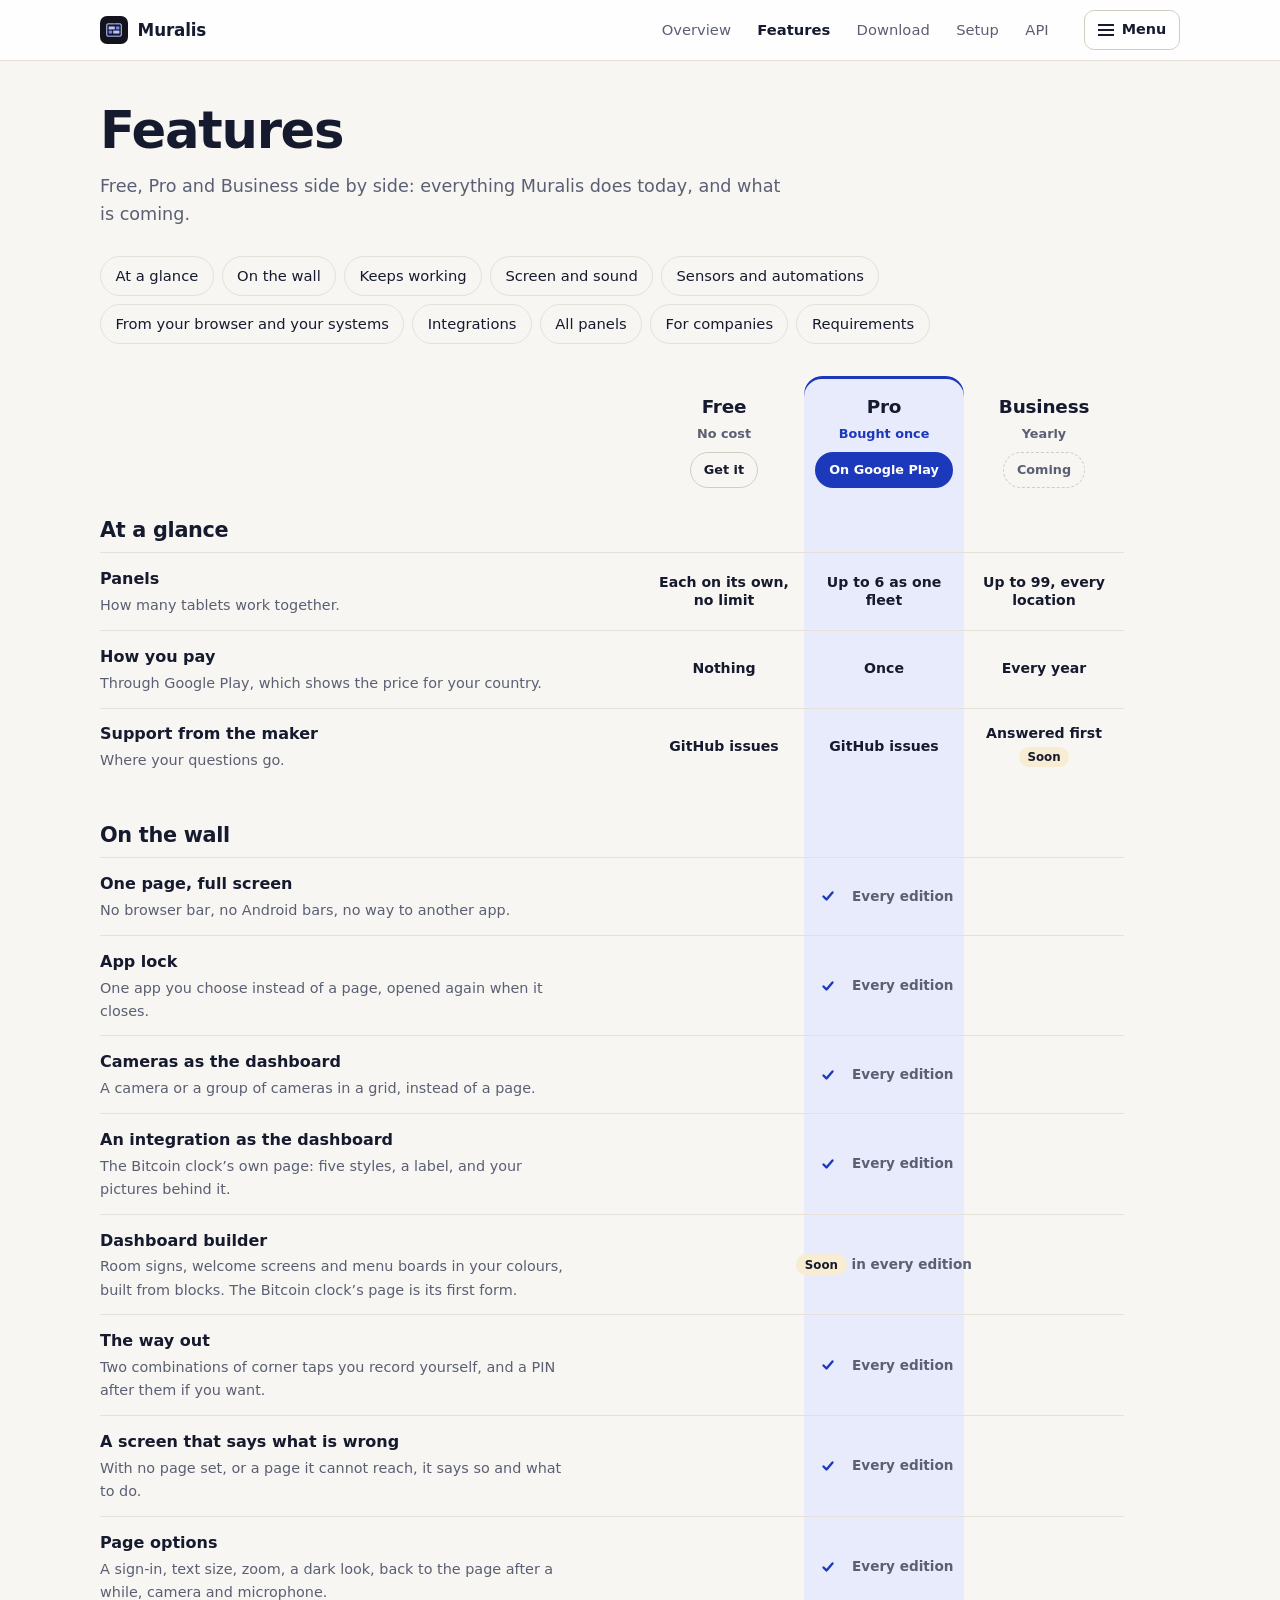
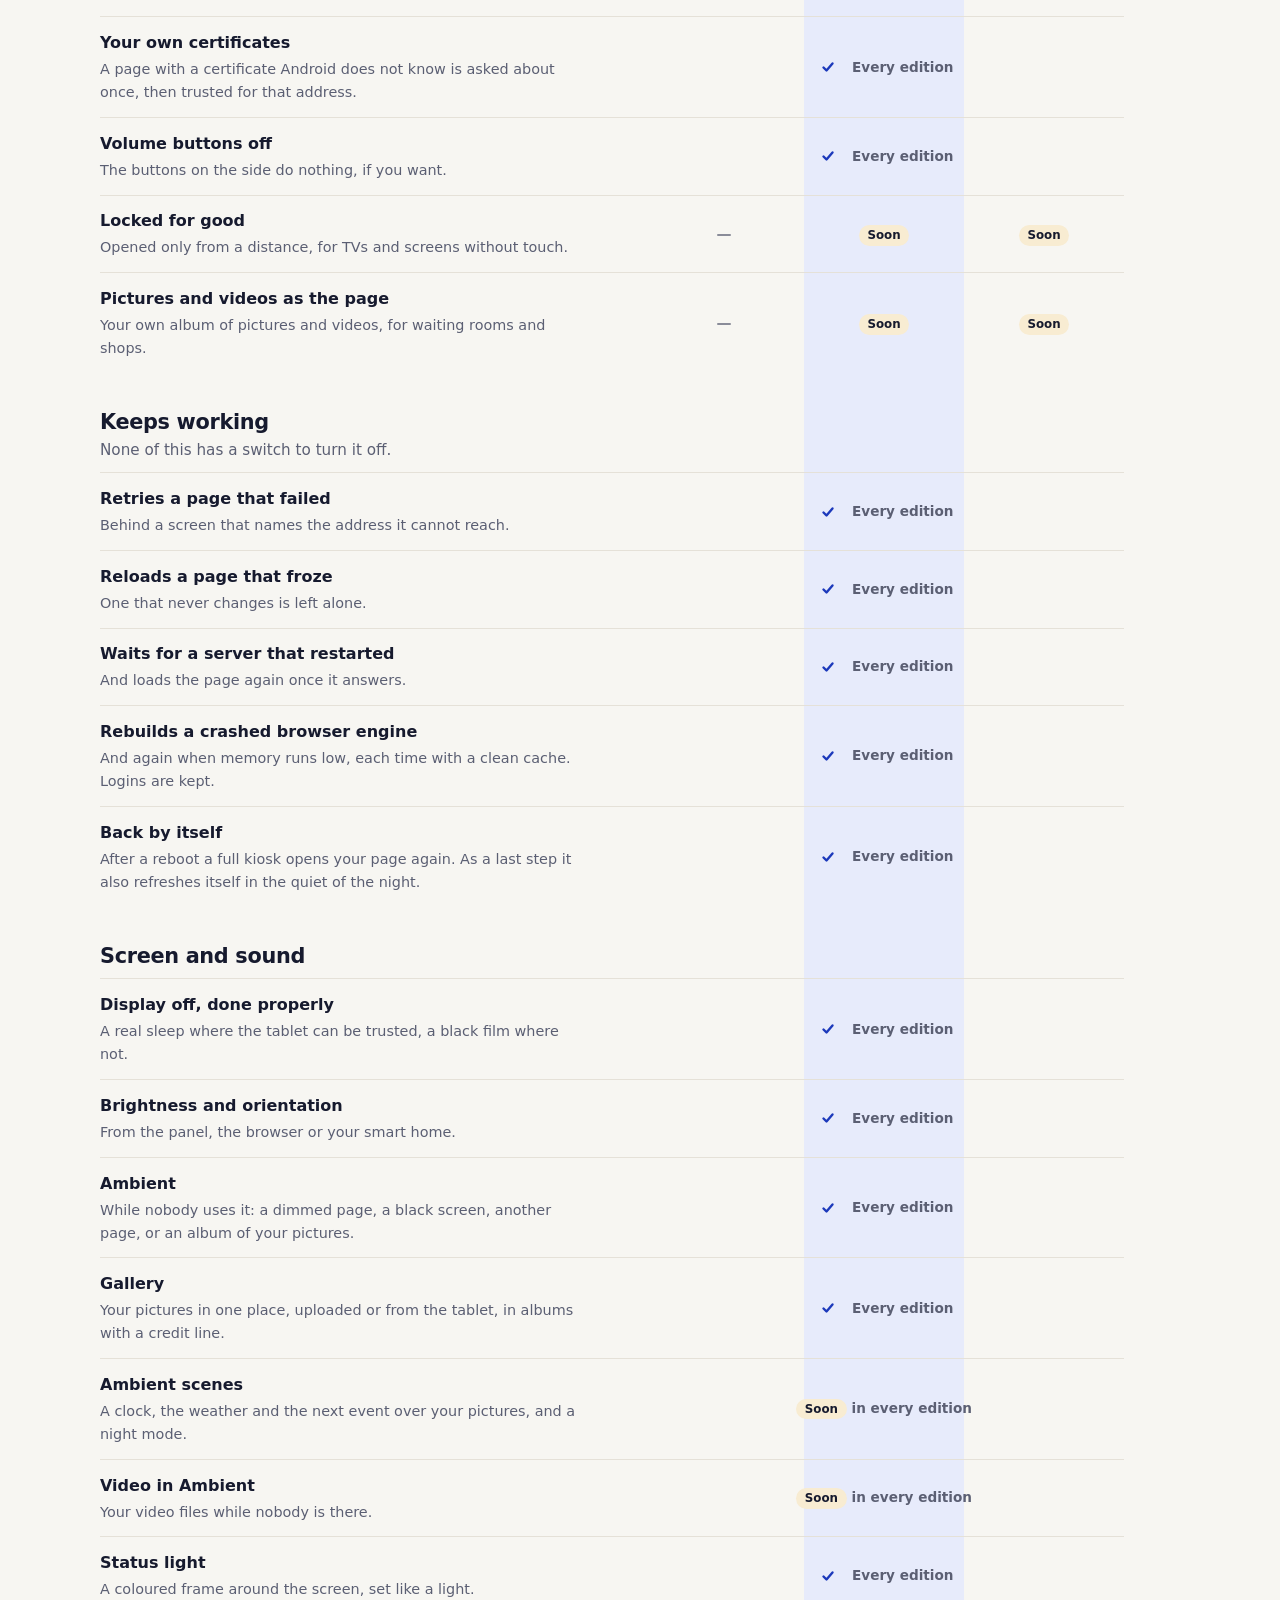
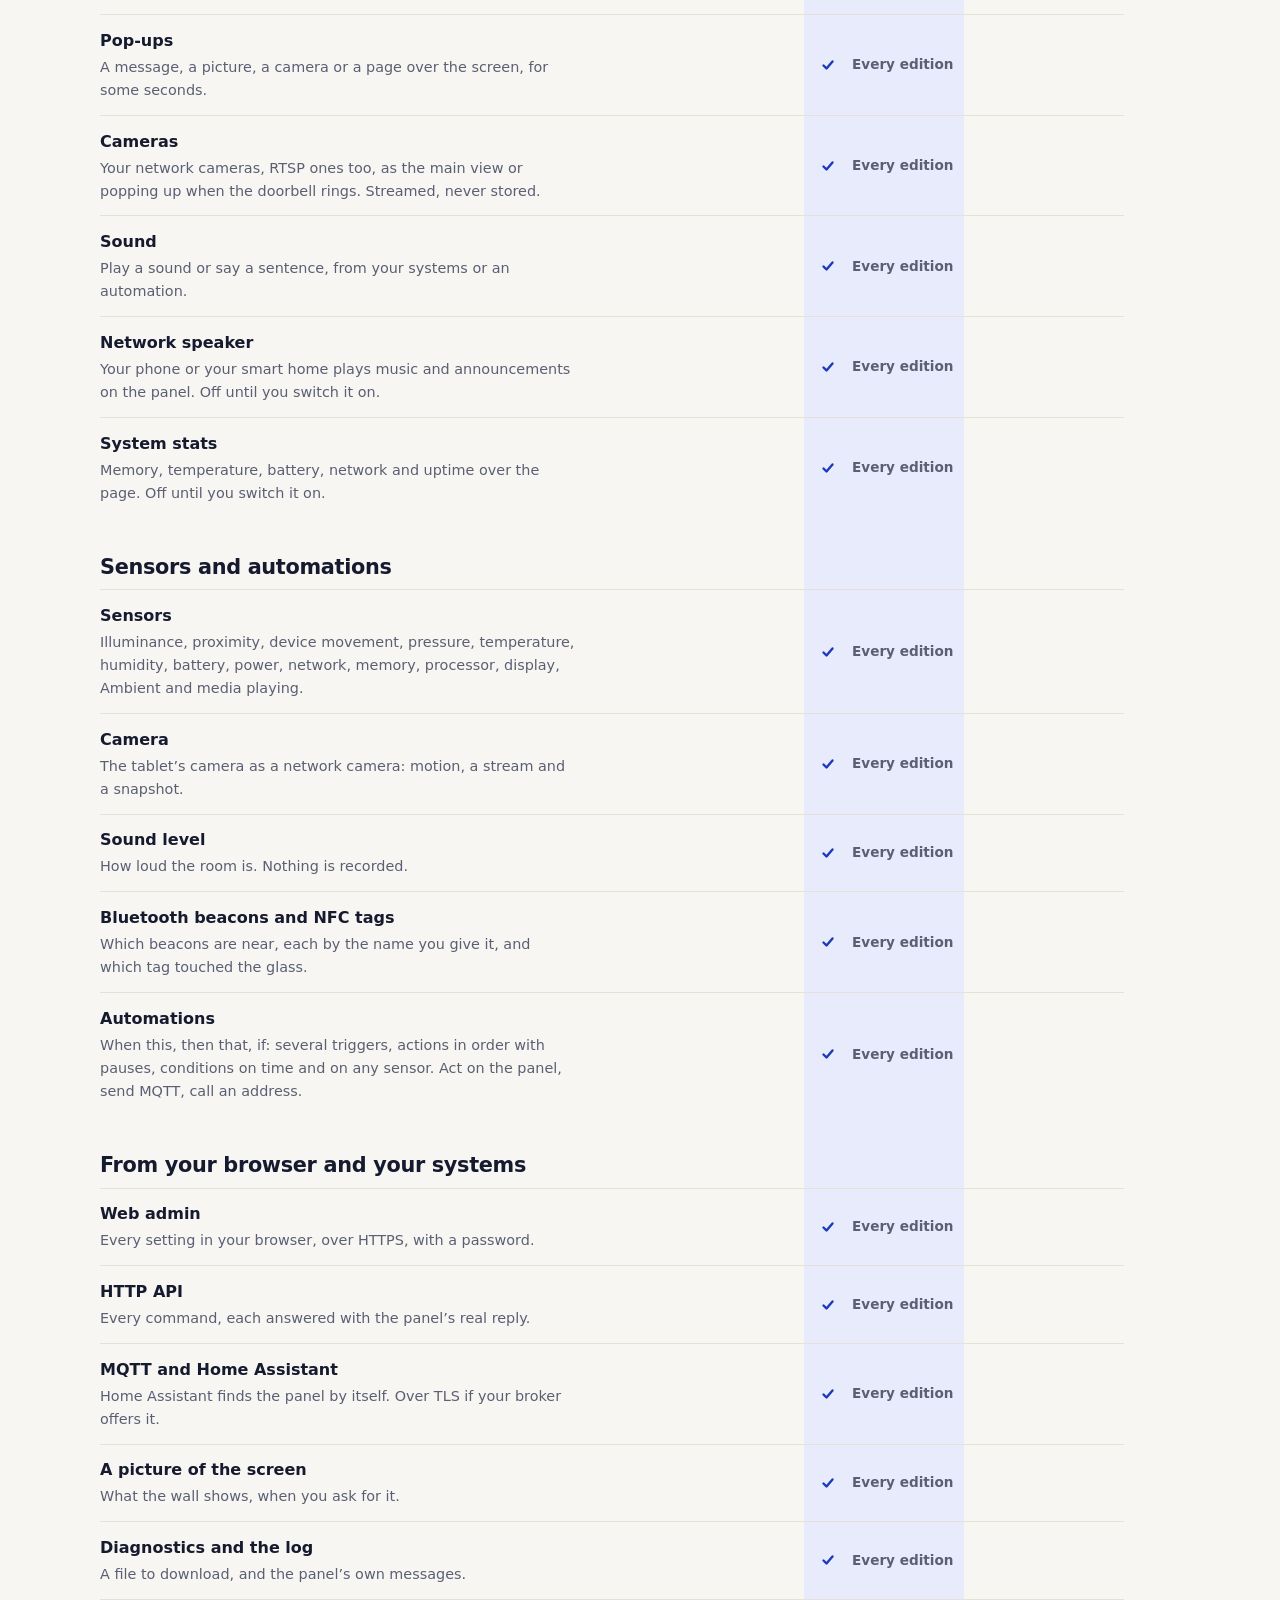
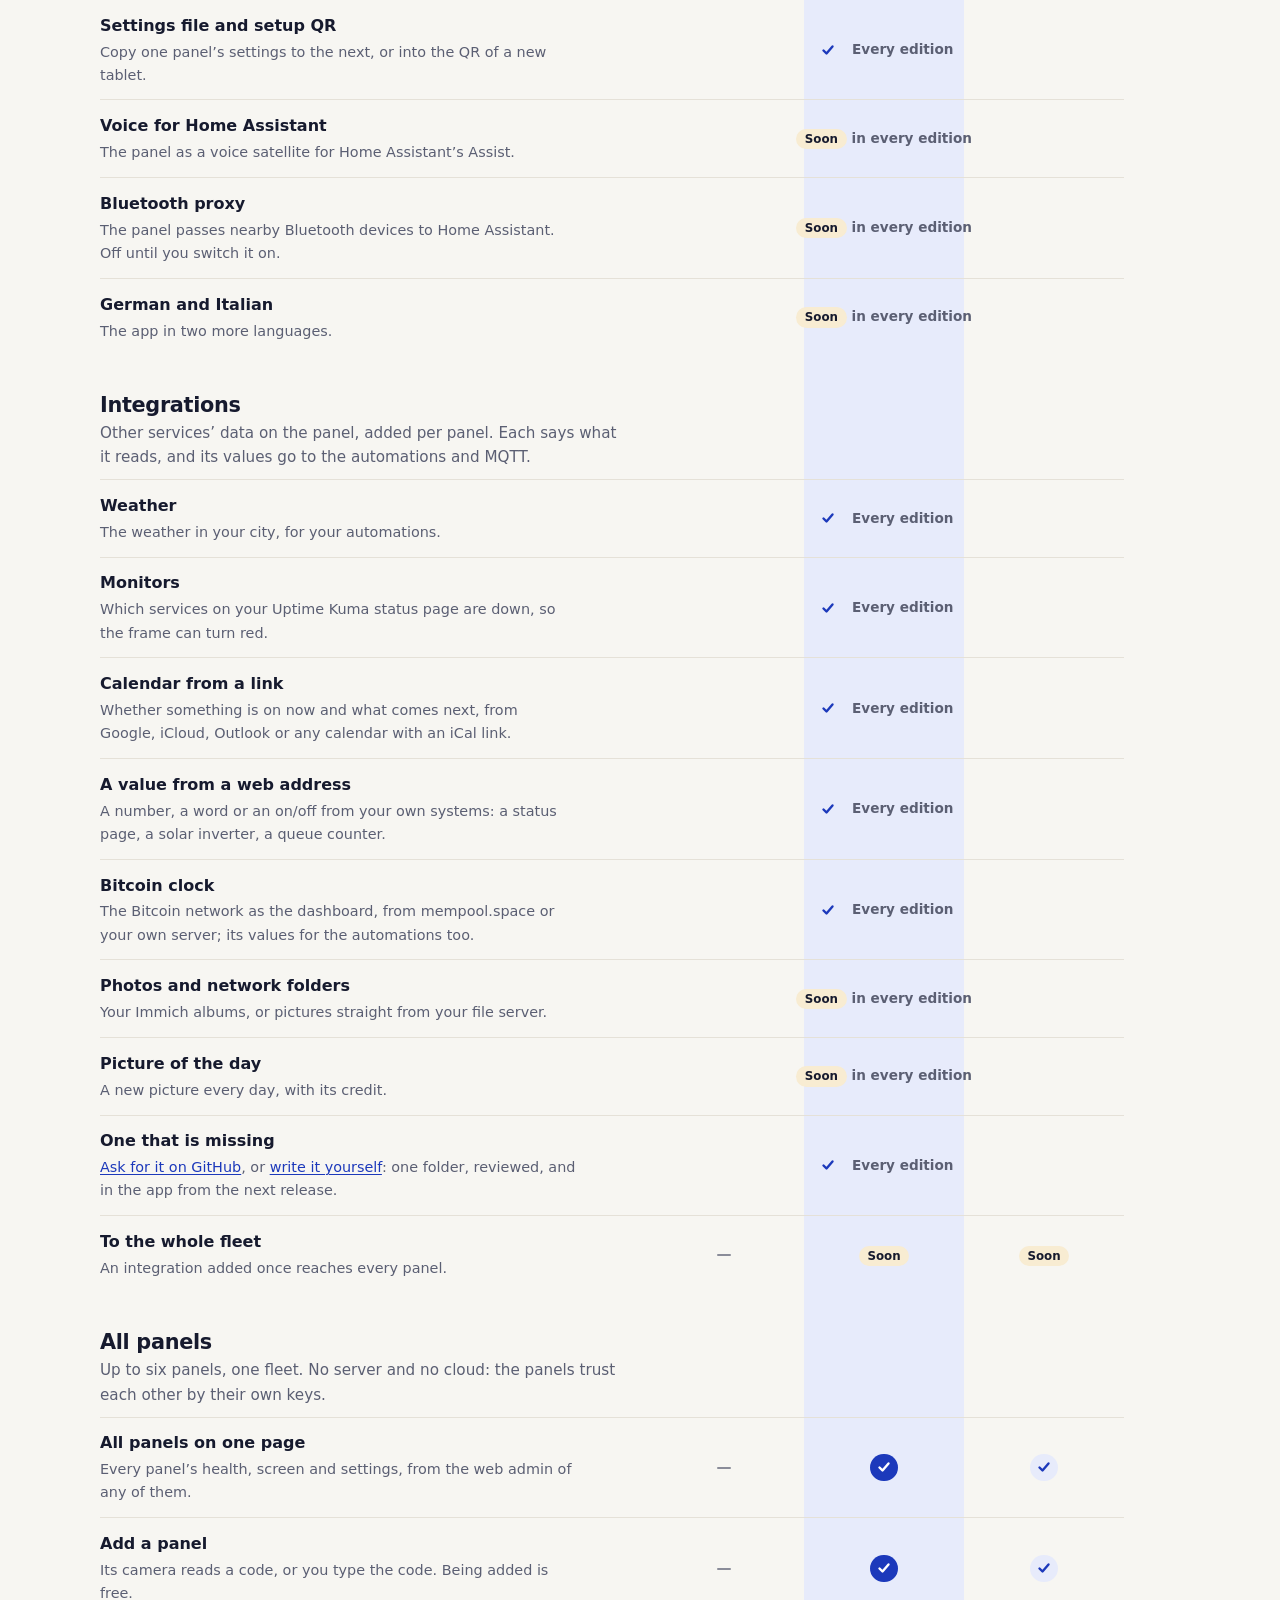
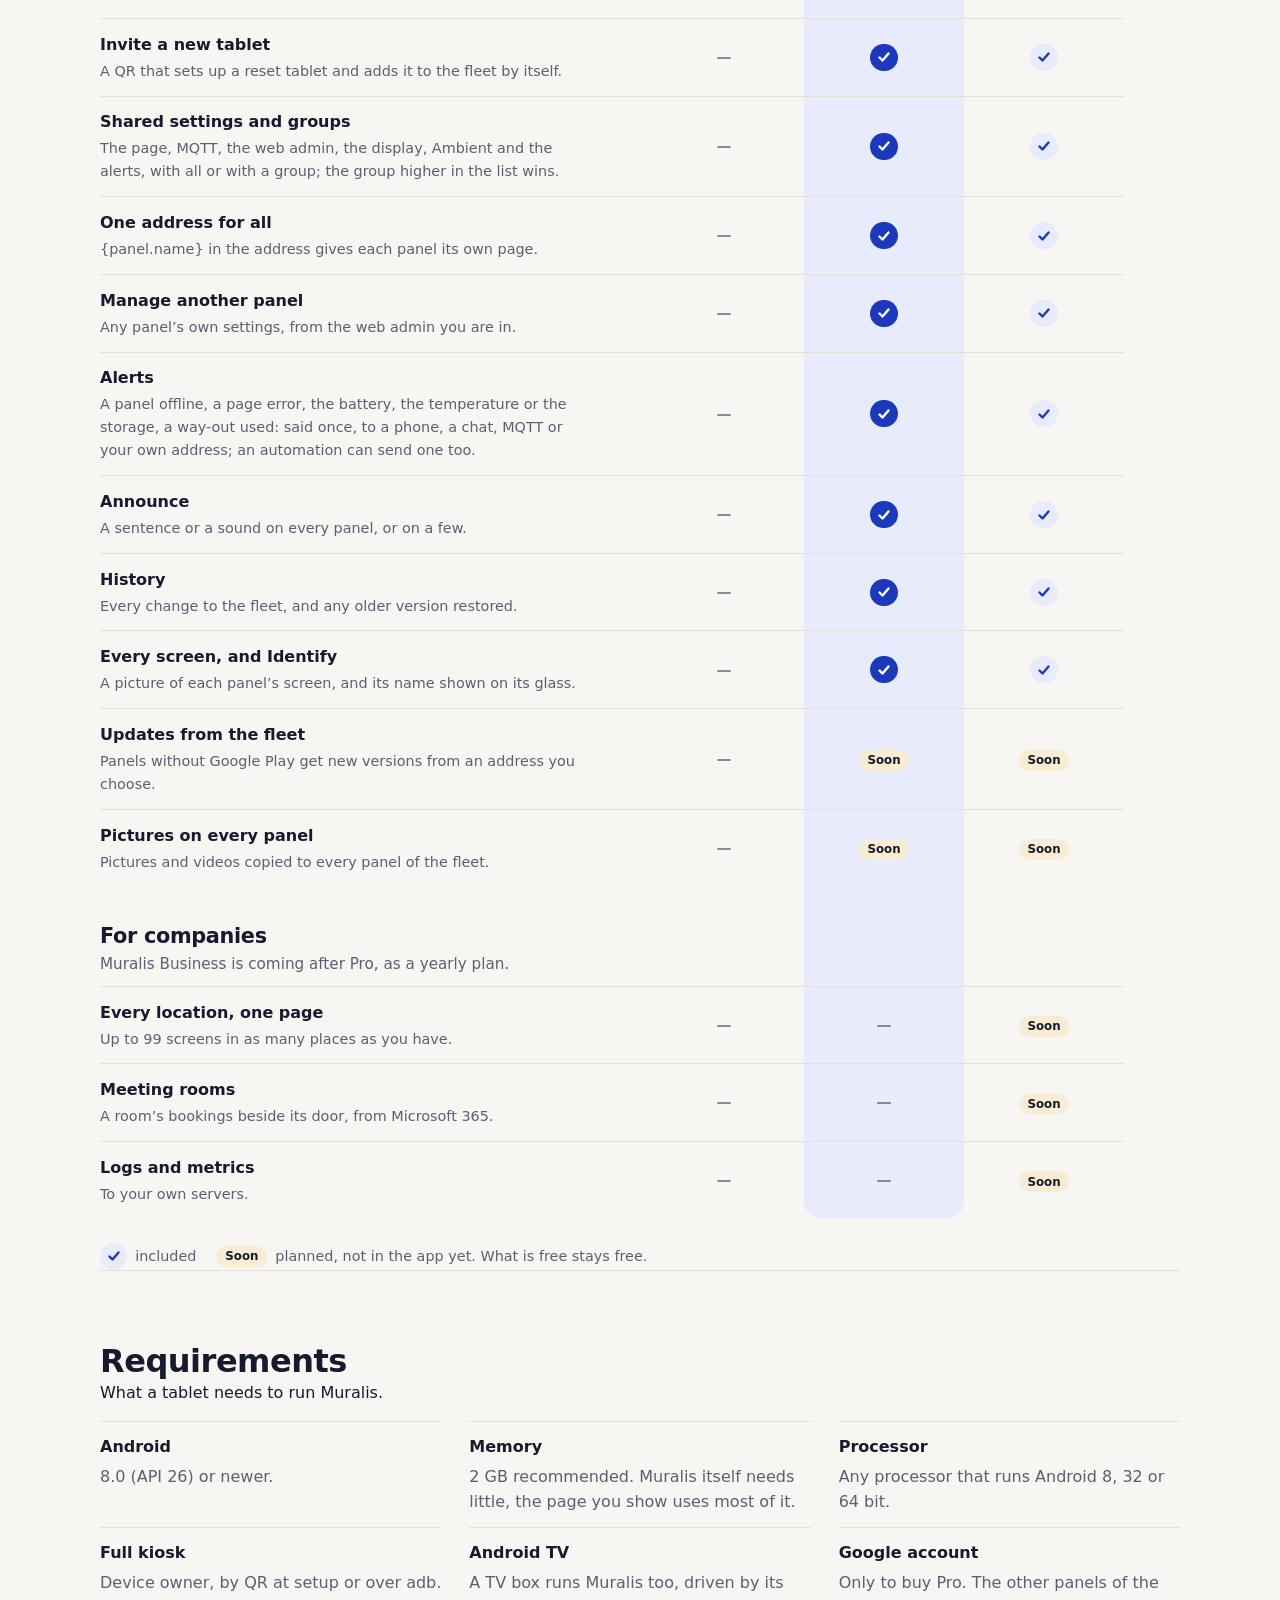
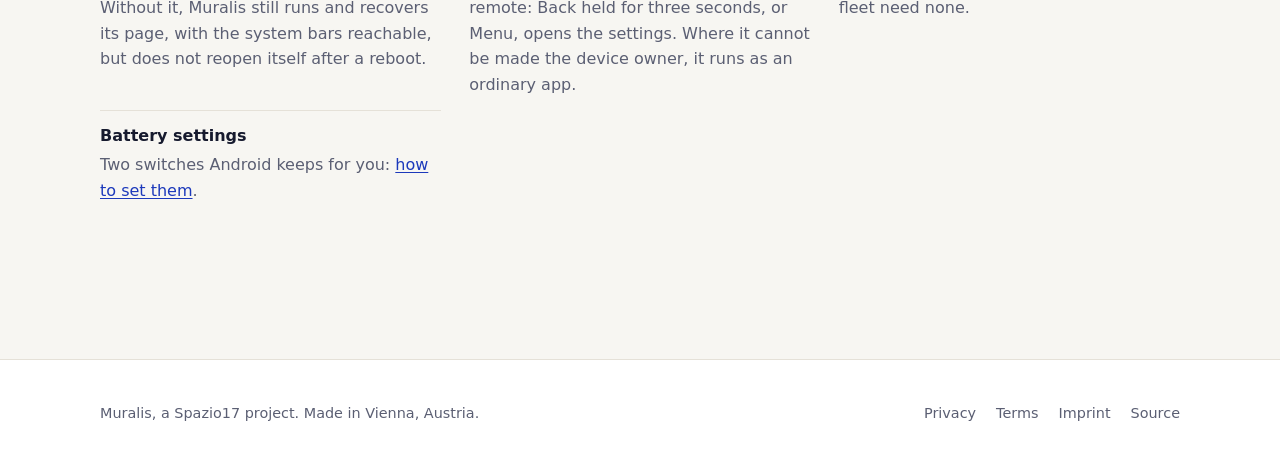
<file: features/index.html>
<!doctype html>
<html lang="en">
<head>
<meta charset="utf-8">
<meta name="viewport" content="width=device-width, initial-scale=1">
<title>Muralis features</title>
<meta name="description" content="Everything Muralis does, which edition has it (Free, Pro or Business), what is coming, and what a tablet needs.">
<link rel="canonical" href="https://muralis.spazio17.org/features/">
<link rel="icon" href="../assets/img/icon-512.png" type="image/png">
<link rel="stylesheet" href="../assets/css/site.css?v=50">
<script>
  try {
    var t = localStorage.getItem('muralis-theme');
    if (t === 'light' || t === 'dark') document.documentElement.setAttribute('data-theme', t);
  } catch (e) { /* private mode: follow the system */ }
</script>
</head>
<body>

<header class="masthead">
  <div class="wrap">
    <a class="brand" href="../">
      <img src="../assets/img/icon-512.png" alt="">
      Muralis
    </a>
    <nav class="pagenav" aria-label="Pages">
      <a href="../">Overview</a>
      <a href="../features/" aria-current="page">Features</a>
      <a href="../download/">Download</a>
      <a href="../setup/">Setup</a>
      <a href="../api/">API</a>
    </nav>
    <button class="menubtn" type="button" aria-expanded="false" aria-controls="sitemenu">
      <span class="bars" aria-hidden="true"></span>
      <span class="menubtn-label">Menu</span>
    </button>
  </div>
  <div class="sitemenu" id="sitemenu" hidden>
    <div class="wrap menuwrap">
      <nav class="menugroup" aria-label="Pages">
        <p class="menuhead">Pages</p>
        <a href="../">Overview</a>
      <a href="../features/" aria-current="page">Features</a>
        <a href="../download/">Download</a>
        <a href="../setup/">Setup</a>
        <a href="../api/">API</a>
      </nav>
      <div class="menugroup">
        <p class="menuhead">Appearance</p>
        <div class="themepick" role="group" aria-label="Colour theme">
          <button type="button" data-theme="auto" aria-pressed="false">Auto</button>
          <button type="button" data-theme="light" aria-pressed="false">Light</button>
          <button type="button" data-theme="dark" aria-pressed="false">Dark</button>
        </div>
      </div>
    </div>
  </div>
</header>

<main class="wrap features">
<h1>Features</h1>
<p class="lede">Free, Pro and Business side by side: everything Muralis does today, and what is coming.</p>

<ul class="toc">
 <li><a href="#glance">At a glance</a></li><li><a href="#wall">On the wall</a></li><li><a href="#working">Keeps working</a></li><li><a href="#display">Screen and sound</a></li><li><a href="#senses">Sensors and automations</a></li><li><a href="#browser">From your browser and your systems</a></li><li><a href="#integrations">Integrations</a></li><li><a href="#fleet">All panels</a></li><li><a href="#business">For companies</a></li><li><a href="#requirements">Requirements</a></li>
</ul>

<div class="cmp-wrap">
<table class="cmp">
 <caption class="vh">What Muralis, Muralis Pro and Muralis Business include</caption>
 <thead><tr><th scope="col" class="cmp-corner"><span class="vh">Feature</span></th>
  <th scope="col" class="ed-free"><b>Free</b><span class="ed-note">No cost</span><a class="ed-cta" href="../download/">Get it</a></th>
  <th scope="col" class="ed-pro"><b>Pro</b><span class="ed-note">Bought once</span><a class="ed-cta" href="https://play.google.com/store/apps/details?id=org.spazio17.muralis">On Google Play</a></th>
  <th scope="col" class="ed-biz"><b>Business</b><span class="ed-note">Yearly</span><span class="ed-cta ed-later">Coming</span></th></tr></thead>
 <tbody class="cmp-group" id="glance"><tr class="cmp-gh"><th scope="rowgroup"><h2>At a glance</h2></th><td></td><td></td><td></td></tr>
  <tr><th scope="row"><b>Panels</b><span class="d">How many tablets work together.</span></th><td><span class="txt">Each on its own, no limit</span></td><td><span class="txt">Up to 6 as one fleet</span></td><td><span class="txt">Up to 99, every location</span></td></tr>
  <tr><th scope="row"><b>How you pay</b><span class="d">Through Google Play, which shows the price for your country.</span></th><td><span class="txt">Nothing</span></td><td><span class="txt">Once</span></td><td><span class="txt">Every year</span></td></tr>
  <tr><th scope="row"><b>Support from the maker</b><span class="d">Where your questions go.</span></th><td><span class="txt">GitHub issues</span></td><td><span class="txt">GitHub issues</span></td><td><span class="txt">Answered first</span> <span class="soon">Soon</span></td></tr>
 </tbody>
 <tbody class="cmp-group" id="wall"><tr class="cmp-gh"><th scope="rowgroup"><h2>On the wall</h2></th><td></td><td></td><td></td></tr>
  <tr><th scope="row"><b>One page, full screen</b><span class="d">No browser bar, no Android bars, no way to another app.</span></th><td colspan="3" class="all"><span class="ck" aria-hidden="true"><svg viewBox="0 0 16 16"><path d="M3.5 8.5l3 3 6-7"/></svg></span> Every edition<span class="vh">: included in Free, Pro and Business</span></td></tr>
  <tr><th scope="row"><b>App lock</b><span class="d">One app you choose instead of a page, opened again when it closes.</span></th><td colspan="3" class="all"><span class="ck" aria-hidden="true"><svg viewBox="0 0 16 16"><path d="M3.5 8.5l3 3 6-7"/></svg></span> Every edition<span class="vh">: included in Free, Pro and Business</span></td></tr>
  <tr><th scope="row"><b>Cameras as the dashboard</b><span class="d">A camera or a group of cameras in a grid, instead of a page.</span></th><td colspan="3" class="all"><span class="ck" aria-hidden="true"><svg viewBox="0 0 16 16"><path d="M3.5 8.5l3 3 6-7"/></svg></span> Every edition<span class="vh">: included in Free, Pro and Business</span></td></tr>
  <tr><th scope="row"><b>An integration as the dashboard</b><span class="d">The Bitcoin clock&#8217;s own page: five styles, a label, and your pictures behind it.</span></th><td colspan="3" class="all"><span class="ck" aria-hidden="true"><svg viewBox="0 0 16 16"><path d="M3.5 8.5l3 3 6-7"/></svg></span> Every edition<span class="vh">: included in Free, Pro and Business</span></td></tr>
  <tr><th scope="row"><b>Dashboard builder</b><span class="d">Room signs, welcome screens and menu boards in your colours, built from blocks. The Bitcoin clock&#8217;s page is its first form.</span></th><td colspan="3" class="all"><span class="soon">Soon</span> in every edition</td></tr>
  <tr><th scope="row"><b>The way out</b><span class="d">Two combinations of corner taps you record yourself, and a PIN after them if you want.</span></th><td colspan="3" class="all"><span class="ck" aria-hidden="true"><svg viewBox="0 0 16 16"><path d="M3.5 8.5l3 3 6-7"/></svg></span> Every edition<span class="vh">: included in Free, Pro and Business</span></td></tr>
  <tr><th scope="row"><b>A screen that says what is wrong</b><span class="d">With no page set, or a page it cannot reach, it says so and what to do.</span></th><td colspan="3" class="all"><span class="ck" aria-hidden="true"><svg viewBox="0 0 16 16"><path d="M3.5 8.5l3 3 6-7"/></svg></span> Every edition<span class="vh">: included in Free, Pro and Business</span></td></tr>
  <tr><th scope="row"><b>Page options</b><span class="d">A sign-in, text size, zoom, a dark look, back to the page after a while, camera and microphone.</span></th><td colspan="3" class="all"><span class="ck" aria-hidden="true"><svg viewBox="0 0 16 16"><path d="M3.5 8.5l3 3 6-7"/></svg></span> Every edition<span class="vh">: included in Free, Pro and Business</span></td></tr>
  <tr><th scope="row"><b>Your own certificates</b><span class="d">A page with a certificate Android does not know is asked about once, then trusted for that address.</span></th><td colspan="3" class="all"><span class="ck" aria-hidden="true"><svg viewBox="0 0 16 16"><path d="M3.5 8.5l3 3 6-7"/></svg></span> Every edition<span class="vh">: included in Free, Pro and Business</span></td></tr>
  <tr><th scope="row"><b>Volume buttons off</b><span class="d">The buttons on the side do nothing, if you want.</span></th><td colspan="3" class="all"><span class="ck" aria-hidden="true"><svg viewBox="0 0 16 16"><path d="M3.5 8.5l3 3 6-7"/></svg></span> Every edition<span class="vh">: included in Free, Pro and Business</span></td></tr>
  <tr><th scope="row"><b>Locked for good</b><span class="d">Opened only from a distance, for TVs and screens without touch.</span></th><td><span class="no" title="Not included"><span class="vh">Not included</span></span></td><td><span class="soon">Soon</span></td><td><span class="soon">Soon</span></td></tr>
  <tr><th scope="row"><b>Pictures and videos as the page</b><span class="d">Your own album of pictures and videos, for waiting rooms and shops.</span></th><td><span class="no" title="Not included"><span class="vh">Not included</span></span></td><td><span class="soon">Soon</span></td><td><span class="soon">Soon</span></td></tr>
 </tbody>
 <tbody class="cmp-group" id="working"><tr class="cmp-gh"><th scope="rowgroup"><h2>Keeps working</h2><p>None of this has a switch to turn it off.</p></th><td></td><td></td><td></td></tr>
  <tr><th scope="row"><b>Retries a page that failed</b><span class="d">Behind a screen that names the address it cannot reach.</span></th><td colspan="3" class="all"><span class="ck" aria-hidden="true"><svg viewBox="0 0 16 16"><path d="M3.5 8.5l3 3 6-7"/></svg></span> Every edition<span class="vh">: included in Free, Pro and Business</span></td></tr>
  <tr><th scope="row"><b>Reloads a page that froze</b><span class="d">One that never changes is left alone.</span></th><td colspan="3" class="all"><span class="ck" aria-hidden="true"><svg viewBox="0 0 16 16"><path d="M3.5 8.5l3 3 6-7"/></svg></span> Every edition<span class="vh">: included in Free, Pro and Business</span></td></tr>
  <tr><th scope="row"><b>Waits for a server that restarted</b><span class="d">And loads the page again once it answers.</span></th><td colspan="3" class="all"><span class="ck" aria-hidden="true"><svg viewBox="0 0 16 16"><path d="M3.5 8.5l3 3 6-7"/></svg></span> Every edition<span class="vh">: included in Free, Pro and Business</span></td></tr>
  <tr><th scope="row"><b>Rebuilds a crashed browser engine</b><span class="d">And again when memory runs low, each time with a clean cache. Logins are kept.</span></th><td colspan="3" class="all"><span class="ck" aria-hidden="true"><svg viewBox="0 0 16 16"><path d="M3.5 8.5l3 3 6-7"/></svg></span> Every edition<span class="vh">: included in Free, Pro and Business</span></td></tr>
  <tr><th scope="row"><b>Back by itself</b><span class="d">After a reboot a full kiosk opens your page again. As a last step it also refreshes itself in the quiet of the night.</span></th><td colspan="3" class="all"><span class="ck" aria-hidden="true"><svg viewBox="0 0 16 16"><path d="M3.5 8.5l3 3 6-7"/></svg></span> Every edition<span class="vh">: included in Free, Pro and Business</span></td></tr>
 </tbody>
 <tbody class="cmp-group" id="display"><tr class="cmp-gh"><th scope="rowgroup"><h2>Screen and sound</h2></th><td></td><td></td><td></td></tr>
  <tr><th scope="row"><b>Display off, done properly</b><span class="d">A real sleep where the tablet can be trusted, a black film where not.</span></th><td colspan="3" class="all"><span class="ck" aria-hidden="true"><svg viewBox="0 0 16 16"><path d="M3.5 8.5l3 3 6-7"/></svg></span> Every edition<span class="vh">: included in Free, Pro and Business</span></td></tr>
  <tr><th scope="row"><b>Brightness and orientation</b><span class="d">From the panel, the browser or your smart home.</span></th><td colspan="3" class="all"><span class="ck" aria-hidden="true"><svg viewBox="0 0 16 16"><path d="M3.5 8.5l3 3 6-7"/></svg></span> Every edition<span class="vh">: included in Free, Pro and Business</span></td></tr>
  <tr><th scope="row"><b>Ambient</b><span class="d">While nobody uses it: a dimmed page, a black screen, another page, or an album of your pictures.</span></th><td colspan="3" class="all"><span class="ck" aria-hidden="true"><svg viewBox="0 0 16 16"><path d="M3.5 8.5l3 3 6-7"/></svg></span> Every edition<span class="vh">: included in Free, Pro and Business</span></td></tr>
  <tr><th scope="row"><b>Gallery</b><span class="d">Your pictures in one place, uploaded or from the tablet, in albums with a credit line.</span></th><td colspan="3" class="all"><span class="ck" aria-hidden="true"><svg viewBox="0 0 16 16"><path d="M3.5 8.5l3 3 6-7"/></svg></span> Every edition<span class="vh">: included in Free, Pro and Business</span></td></tr>
  <tr><th scope="row"><b>Ambient scenes</b><span class="d">A clock, the weather and the next event over your pictures, and a night mode.</span></th><td colspan="3" class="all"><span class="soon">Soon</span> in every edition</td></tr>
  <tr><th scope="row"><b>Video in Ambient</b><span class="d">Your video files while nobody is there.</span></th><td colspan="3" class="all"><span class="soon">Soon</span> in every edition</td></tr>
  <tr><th scope="row"><b>Status light</b><span class="d">A coloured frame around the screen, set like a light.</span></th><td colspan="3" class="all"><span class="ck" aria-hidden="true"><svg viewBox="0 0 16 16"><path d="M3.5 8.5l3 3 6-7"/></svg></span> Every edition<span class="vh">: included in Free, Pro and Business</span></td></tr>
  <tr><th scope="row"><b>Pop-ups</b><span class="d">A message, a picture, a camera or a page over the screen, for some seconds.</span></th><td colspan="3" class="all"><span class="ck" aria-hidden="true"><svg viewBox="0 0 16 16"><path d="M3.5 8.5l3 3 6-7"/></svg></span> Every edition<span class="vh">: included in Free, Pro and Business</span></td></tr>
  <tr><th scope="row"><b>Cameras</b><span class="d">Your network cameras, RTSP ones too, as the main view or popping up when the doorbell rings. Streamed, never stored.</span></th><td colspan="3" class="all"><span class="ck" aria-hidden="true"><svg viewBox="0 0 16 16"><path d="M3.5 8.5l3 3 6-7"/></svg></span> Every edition<span class="vh">: included in Free, Pro and Business</span></td></tr>
  <tr><th scope="row"><b>Sound</b><span class="d">Play a sound or say a sentence, from your systems or an automation.</span></th><td colspan="3" class="all"><span class="ck" aria-hidden="true"><svg viewBox="0 0 16 16"><path d="M3.5 8.5l3 3 6-7"/></svg></span> Every edition<span class="vh">: included in Free, Pro and Business</span></td></tr>
  <tr><th scope="row"><b>Network speaker</b><span class="d">Your phone or your smart home plays music and announcements on the panel. Off until you switch it on.</span></th><td colspan="3" class="all"><span class="ck" aria-hidden="true"><svg viewBox="0 0 16 16"><path d="M3.5 8.5l3 3 6-7"/></svg></span> Every edition<span class="vh">: included in Free, Pro and Business</span></td></tr>
  <tr><th scope="row"><b>System stats</b><span class="d">Memory, temperature, battery, network and uptime over the page. Off until you switch it on.</span></th><td colspan="3" class="all"><span class="ck" aria-hidden="true"><svg viewBox="0 0 16 16"><path d="M3.5 8.5l3 3 6-7"/></svg></span> Every edition<span class="vh">: included in Free, Pro and Business</span></td></tr>
 </tbody>
 <tbody class="cmp-group" id="senses"><tr class="cmp-gh"><th scope="rowgroup"><h2>Sensors and automations</h2></th><td></td><td></td><td></td></tr>
  <tr><th scope="row"><b>Sensors</b><span class="d">Illuminance, proximity, device movement, pressure, temperature, humidity, battery, power, network, memory, processor, display, Ambient and media playing.</span></th><td colspan="3" class="all"><span class="ck" aria-hidden="true"><svg viewBox="0 0 16 16"><path d="M3.5 8.5l3 3 6-7"/></svg></span> Every edition<span class="vh">: included in Free, Pro and Business</span></td></tr>
  <tr><th scope="row"><b>Camera</b><span class="d">The tablet&#8217;s camera as a network camera: motion, a stream and a snapshot.</span></th><td colspan="3" class="all"><span class="ck" aria-hidden="true"><svg viewBox="0 0 16 16"><path d="M3.5 8.5l3 3 6-7"/></svg></span> Every edition<span class="vh">: included in Free, Pro and Business</span></td></tr>
  <tr><th scope="row"><b>Sound level</b><span class="d">How loud the room is. Nothing is recorded.</span></th><td colspan="3" class="all"><span class="ck" aria-hidden="true"><svg viewBox="0 0 16 16"><path d="M3.5 8.5l3 3 6-7"/></svg></span> Every edition<span class="vh">: included in Free, Pro and Business</span></td></tr>
  <tr><th scope="row"><b>Bluetooth beacons and NFC tags</b><span class="d">Which beacons are near, each by the name you give it, and which tag touched the glass.</span></th><td colspan="3" class="all"><span class="ck" aria-hidden="true"><svg viewBox="0 0 16 16"><path d="M3.5 8.5l3 3 6-7"/></svg></span> Every edition<span class="vh">: included in Free, Pro and Business</span></td></tr>
  <tr><th scope="row"><b>Automations</b><span class="d">When this, then that, if: several triggers, actions in order with pauses, conditions on time and on any sensor. Act on the panel, send MQTT, call an address.</span></th><td colspan="3" class="all"><span class="ck" aria-hidden="true"><svg viewBox="0 0 16 16"><path d="M3.5 8.5l3 3 6-7"/></svg></span> Every edition<span class="vh">: included in Free, Pro and Business</span></td></tr>
 </tbody>
 <tbody class="cmp-group" id="browser"><tr class="cmp-gh"><th scope="rowgroup"><h2>From your browser and your systems</h2></th><td></td><td></td><td></td></tr>
  <tr><th scope="row"><b>Web admin</b><span class="d">Every setting in your browser, over HTTPS, with a password.</span></th><td colspan="3" class="all"><span class="ck" aria-hidden="true"><svg viewBox="0 0 16 16"><path d="M3.5 8.5l3 3 6-7"/></svg></span> Every edition<span class="vh">: included in Free, Pro and Business</span></td></tr>
  <tr><th scope="row"><b>HTTP API</b><span class="d">Every command, each answered with the panel&#8217;s real reply.</span></th><td colspan="3" class="all"><span class="ck" aria-hidden="true"><svg viewBox="0 0 16 16"><path d="M3.5 8.5l3 3 6-7"/></svg></span> Every edition<span class="vh">: included in Free, Pro and Business</span></td></tr>
  <tr><th scope="row"><b>MQTT and Home Assistant</b><span class="d">Home Assistant finds the panel by itself. Over TLS if your broker offers it.</span></th><td colspan="3" class="all"><span class="ck" aria-hidden="true"><svg viewBox="0 0 16 16"><path d="M3.5 8.5l3 3 6-7"/></svg></span> Every edition<span class="vh">: included in Free, Pro and Business</span></td></tr>
  <tr><th scope="row"><b>A picture of the screen</b><span class="d">What the wall shows, when you ask for it.</span></th><td colspan="3" class="all"><span class="ck" aria-hidden="true"><svg viewBox="0 0 16 16"><path d="M3.5 8.5l3 3 6-7"/></svg></span> Every edition<span class="vh">: included in Free, Pro and Business</span></td></tr>
  <tr><th scope="row"><b>Diagnostics and the log</b><span class="d">A file to download, and the panel&#8217;s own messages.</span></th><td colspan="3" class="all"><span class="ck" aria-hidden="true"><svg viewBox="0 0 16 16"><path d="M3.5 8.5l3 3 6-7"/></svg></span> Every edition<span class="vh">: included in Free, Pro and Business</span></td></tr>
  <tr><th scope="row"><b>Settings file and setup QR</b><span class="d">Copy one panel&#8217;s settings to the next, or into the QR of a new tablet.</span></th><td colspan="3" class="all"><span class="ck" aria-hidden="true"><svg viewBox="0 0 16 16"><path d="M3.5 8.5l3 3 6-7"/></svg></span> Every edition<span class="vh">: included in Free, Pro and Business</span></td></tr>
  <tr><th scope="row"><b>Voice for Home Assistant</b><span class="d">The panel as a voice satellite for Home Assistant&#8217;s Assist.</span></th><td colspan="3" class="all"><span class="soon">Soon</span> in every edition</td></tr>
  <tr><th scope="row"><b>Bluetooth proxy</b><span class="d">The panel passes nearby Bluetooth devices to Home Assistant. Off until you switch it on.</span></th><td colspan="3" class="all"><span class="soon">Soon</span> in every edition</td></tr>
  <tr><th scope="row"><b>German and Italian</b><span class="d">The app in two more languages.</span></th><td colspan="3" class="all"><span class="soon">Soon</span> in every edition</td></tr>
 </tbody>
 <tbody class="cmp-group" id="integrations"><tr class="cmp-gh"><th scope="rowgroup"><h2>Integrations</h2><p>Other services&#8217; data on the panel, added per panel. Each says what it reads, and its values go to the automations and MQTT.</p></th><td></td><td></td><td></td></tr>
  <tr><th scope="row"><b>Weather</b><span class="d">The weather in your city, for your automations.</span></th><td colspan="3" class="all"><span class="ck" aria-hidden="true"><svg viewBox="0 0 16 16"><path d="M3.5 8.5l3 3 6-7"/></svg></span> Every edition<span class="vh">: included in Free, Pro and Business</span></td></tr>
  <tr><th scope="row"><b>Monitors</b><span class="d">Which services on your Uptime Kuma status page are down, so the frame can turn red.</span></th><td colspan="3" class="all"><span class="ck" aria-hidden="true"><svg viewBox="0 0 16 16"><path d="M3.5 8.5l3 3 6-7"/></svg></span> Every edition<span class="vh">: included in Free, Pro and Business</span></td></tr>
  <tr><th scope="row"><b>Calendar from a link</b><span class="d">Whether something is on now and what comes next, from Google, iCloud, Outlook or any calendar with an iCal link.</span></th><td colspan="3" class="all"><span class="ck" aria-hidden="true"><svg viewBox="0 0 16 16"><path d="M3.5 8.5l3 3 6-7"/></svg></span> Every edition<span class="vh">: included in Free, Pro and Business</span></td></tr>
  <tr><th scope="row"><b>A value from a web address</b><span class="d">A number, a word or an on/off from your own systems: a status page, a solar inverter, a queue counter.</span></th><td colspan="3" class="all"><span class="ck" aria-hidden="true"><svg viewBox="0 0 16 16"><path d="M3.5 8.5l3 3 6-7"/></svg></span> Every edition<span class="vh">: included in Free, Pro and Business</span></td></tr>
  <tr><th scope="row"><b>Bitcoin clock</b><span class="d">The Bitcoin network as the dashboard, from mempool.space or your own server; its values for the automations too.</span></th><td colspan="3" class="all"><span class="ck" aria-hidden="true"><svg viewBox="0 0 16 16"><path d="M3.5 8.5l3 3 6-7"/></svg></span> Every edition<span class="vh">: included in Free, Pro and Business</span></td></tr>
  <tr><th scope="row"><b>Photos and network folders</b><span class="d">Your Immich albums, or pictures straight from your file server.</span></th><td colspan="3" class="all"><span class="soon">Soon</span> in every edition</td></tr>
  <tr><th scope="row"><b>Picture of the day</b><span class="d">A new picture every day, with its credit.</span></th><td colspan="3" class="all"><span class="soon">Soon</span> in every edition</td></tr>
  <tr><th scope="row"><b>One that is missing</b><span class="d"><a href="https://github.com/spazio17/muralis/issues/new?template=integration-request.yml">Ask for it on GitHub</a>, or <a href="https://github.com/spazio17/muralis/blob/main/CONTRIBUTING.md#adding-an-integration">write it yourself</a>: one folder, reviewed, and in the app from the next release.</span></th><td colspan="3" class="all"><span class="ck" aria-hidden="true"><svg viewBox="0 0 16 16"><path d="M3.5 8.5l3 3 6-7"/></svg></span> Every edition<span class="vh">: included in Free, Pro and Business</span></td></tr>
  <tr><th scope="row"><b>To the whole fleet</b><span class="d">An integration added once reaches every panel.</span></th><td><span class="no" title="Not included"><span class="vh">Not included</span></span></td><td><span class="soon">Soon</span></td><td><span class="soon">Soon</span></td></tr>
 </tbody>
 <tbody class="cmp-group" id="fleet"><tr class="cmp-gh"><th scope="rowgroup"><h2>All panels</h2><p>Up to six panels, one fleet. No server and no cloud: the panels trust each other by their own keys.</p></th><td></td><td></td><td></td></tr>
  <tr><th scope="row"><b>All panels on one page</b><span class="d">Every panel&#8217;s health, screen and settings, from the web admin of any of them.</span></th><td><span class="no" title="Not included"><span class="vh">Not included</span></span></td><td><span class="ck" title="Included"><svg viewBox="0 0 16 16" aria-hidden="true"><path d="M3.5 8.5l3 3 6-7"/></svg><span class="vh">Included</span></span></td><td><span class="ck" title="Included"><svg viewBox="0 0 16 16" aria-hidden="true"><path d="M3.5 8.5l3 3 6-7"/></svg><span class="vh">Included</span></span></td></tr>
  <tr><th scope="row"><b>Add a panel</b><span class="d">Its camera reads a code, or you type the code. Being added is free.</span></th><td><span class="no" title="Not included"><span class="vh">Not included</span></span></td><td><span class="ck" title="Included"><svg viewBox="0 0 16 16" aria-hidden="true"><path d="M3.5 8.5l3 3 6-7"/></svg><span class="vh">Included</span></span></td><td><span class="ck" title="Included"><svg viewBox="0 0 16 16" aria-hidden="true"><path d="M3.5 8.5l3 3 6-7"/></svg><span class="vh">Included</span></span></td></tr>
  <tr><th scope="row"><b>Invite a new tablet</b><span class="d">A QR that sets up a reset tablet and adds it to the fleet by itself.</span></th><td><span class="no" title="Not included"><span class="vh">Not included</span></span></td><td><span class="ck" title="Included"><svg viewBox="0 0 16 16" aria-hidden="true"><path d="M3.5 8.5l3 3 6-7"/></svg><span class="vh">Included</span></span></td><td><span class="ck" title="Included"><svg viewBox="0 0 16 16" aria-hidden="true"><path d="M3.5 8.5l3 3 6-7"/></svg><span class="vh">Included</span></span></td></tr>
  <tr><th scope="row"><b>Shared settings and groups</b><span class="d">The page, MQTT, the web admin, the display, Ambient and the alerts, with all or with a group; the group higher in the list wins.</span></th><td><span class="no" title="Not included"><span class="vh">Not included</span></span></td><td><span class="ck" title="Included"><svg viewBox="0 0 16 16" aria-hidden="true"><path d="M3.5 8.5l3 3 6-7"/></svg><span class="vh">Included</span></span></td><td><span class="ck" title="Included"><svg viewBox="0 0 16 16" aria-hidden="true"><path d="M3.5 8.5l3 3 6-7"/></svg><span class="vh">Included</span></span></td></tr>
  <tr><th scope="row"><b>One address for all</b><span class="d">{panel.name} in the address gives each panel its own page.</span></th><td><span class="no" title="Not included"><span class="vh">Not included</span></span></td><td><span class="ck" title="Included"><svg viewBox="0 0 16 16" aria-hidden="true"><path d="M3.5 8.5l3 3 6-7"/></svg><span class="vh">Included</span></span></td><td><span class="ck" title="Included"><svg viewBox="0 0 16 16" aria-hidden="true"><path d="M3.5 8.5l3 3 6-7"/></svg><span class="vh">Included</span></span></td></tr>
  <tr><th scope="row"><b>Manage another panel</b><span class="d">Any panel&#8217;s own settings, from the web admin you are in.</span></th><td><span class="no" title="Not included"><span class="vh">Not included</span></span></td><td><span class="ck" title="Included"><svg viewBox="0 0 16 16" aria-hidden="true"><path d="M3.5 8.5l3 3 6-7"/></svg><span class="vh">Included</span></span></td><td><span class="ck" title="Included"><svg viewBox="0 0 16 16" aria-hidden="true"><path d="M3.5 8.5l3 3 6-7"/></svg><span class="vh">Included</span></span></td></tr>
  <tr><th scope="row"><b>Alerts</b><span class="d">A panel offline, a page error, the battery, the temperature or the storage, a way-out used: said once, to a phone, a chat, MQTT or your own address; an automation can send one too.</span></th><td><span class="no" title="Not included"><span class="vh">Not included</span></span></td><td><span class="ck" title="Included"><svg viewBox="0 0 16 16" aria-hidden="true"><path d="M3.5 8.5l3 3 6-7"/></svg><span class="vh">Included</span></span></td><td><span class="ck" title="Included"><svg viewBox="0 0 16 16" aria-hidden="true"><path d="M3.5 8.5l3 3 6-7"/></svg><span class="vh">Included</span></span></td></tr>
  <tr><th scope="row"><b>Announce</b><span class="d">A sentence or a sound on every panel, or on a few.</span></th><td><span class="no" title="Not included"><span class="vh">Not included</span></span></td><td><span class="ck" title="Included"><svg viewBox="0 0 16 16" aria-hidden="true"><path d="M3.5 8.5l3 3 6-7"/></svg><span class="vh">Included</span></span></td><td><span class="ck" title="Included"><svg viewBox="0 0 16 16" aria-hidden="true"><path d="M3.5 8.5l3 3 6-7"/></svg><span class="vh">Included</span></span></td></tr>
  <tr><th scope="row"><b>History</b><span class="d">Every change to the fleet, and any older version restored.</span></th><td><span class="no" title="Not included"><span class="vh">Not included</span></span></td><td><span class="ck" title="Included"><svg viewBox="0 0 16 16" aria-hidden="true"><path d="M3.5 8.5l3 3 6-7"/></svg><span class="vh">Included</span></span></td><td><span class="ck" title="Included"><svg viewBox="0 0 16 16" aria-hidden="true"><path d="M3.5 8.5l3 3 6-7"/></svg><span class="vh">Included</span></span></td></tr>
  <tr><th scope="row"><b>Every screen, and Identify</b><span class="d">A picture of each panel&#8217;s screen, and its name shown on its glass.</span></th><td><span class="no" title="Not included"><span class="vh">Not included</span></span></td><td><span class="ck" title="Included"><svg viewBox="0 0 16 16" aria-hidden="true"><path d="M3.5 8.5l3 3 6-7"/></svg><span class="vh">Included</span></span></td><td><span class="ck" title="Included"><svg viewBox="0 0 16 16" aria-hidden="true"><path d="M3.5 8.5l3 3 6-7"/></svg><span class="vh">Included</span></span></td></tr>
  <tr><th scope="row"><b>Updates from the fleet</b><span class="d">Panels without Google Play get new versions from an address you choose.</span></th><td><span class="no" title="Not included"><span class="vh">Not included</span></span></td><td><span class="soon">Soon</span></td><td><span class="soon">Soon</span></td></tr>
  <tr><th scope="row"><b>Pictures on every panel</b><span class="d">Pictures and videos copied to every panel of the fleet.</span></th><td><span class="no" title="Not included"><span class="vh">Not included</span></span></td><td><span class="soon">Soon</span></td><td><span class="soon">Soon</span></td></tr>
 </tbody>
 <tbody class="cmp-group" id="business"><tr class="cmp-gh"><th scope="rowgroup"><h2>For companies</h2><p>Muralis Business is coming after Pro, as a yearly plan.</p></th><td></td><td></td><td></td></tr>
  <tr><th scope="row"><b>Every location, one page</b><span class="d">Up to 99 screens in as many places as you have.</span></th><td><span class="no" title="Not included"><span class="vh">Not included</span></span></td><td><span class="no" title="Not included"><span class="vh">Not included</span></span></td><td><span class="soon">Soon</span></td></tr>
  <tr><th scope="row"><b>Meeting rooms</b><span class="d">A room&#8217;s bookings beside its door, from Microsoft 365.</span></th><td><span class="no" title="Not included"><span class="vh">Not included</span></span></td><td><span class="no" title="Not included"><span class="vh">Not included</span></span></td><td><span class="soon">Soon</span></td></tr>
  <tr><th scope="row"><b>Logs and metrics</b><span class="d">To your own servers.</span></th><td><span class="no" title="Not included"><span class="vh">Not included</span></span></td><td><span class="no" title="Not included"><span class="vh">Not included</span></span></td><td><span class="soon">Soon</span></td></tr>
 </tbody>
</table>
</div>
<p class="cmp-key"><span class="ck" aria-hidden="true"><svg viewBox="0 0 16 16"><path d="M3.5 8.5l3 3 6-7"/></svg></span> included <span class="soon">Soon</span> planned, not in the app yet. What is free stays free.</p>

<section class="group" id="requirements"><h2>Requirements</h2><p>What a tablet needs to run Muralis.</p>
<dl class="needs">
  <div><dt>Android</dt><dd>8.0 (API 26) or newer.</dd></div>
  <div><dt>Memory</dt><dd>2 GB recommended. Muralis itself needs little, the page you show uses most of it.</dd></div>
  <div><dt>Processor</dt><dd>Any processor that runs Android 8, 32 or 64 bit.</dd></div>
  <div><dt>Full kiosk</dt><dd>Device owner, by QR at setup or over adb. Without it, Muralis still runs and recovers its page, with the system bars reachable, but does not reopen itself after a reboot.</dd></div>
  <div><dt>Android TV</dt><dd>A TV box runs Muralis too, driven by its remote: Back held for three seconds, or Menu, opens the settings. Where it cannot be made the device owner, it runs as an ordinary app.</dd></div>
  <div><dt>Google account</dt><dd>Only to buy Pro. The other panels of the fleet need none.</dd></div>
  <div><dt>Battery settings</dt><dd>Two switches Android keeps for you: <a href="../setup/">how to set them</a>.</dd></div>
 </dl></section>

</main>

<footer>
  <div class="wrap">
    <span>Muralis, a <a href="https://spazio17.org/">Spazio17</a> project. Made in Vienna, Austria.</span>
    <nav>
      <a href="../privacy/">Privacy</a>
      <a href="../terms/">Terms</a>
      <a href="../imprint/">Imprint</a>
      <a href="https://github.com/spazio17/muralis">Source</a>
    </nav>
  </div>
</footer>

<script src="../assets/js/menu.js?v=1"></script>
<script src="../assets/js/theme.js?v=6"></script>
</body>
</html>
</file>
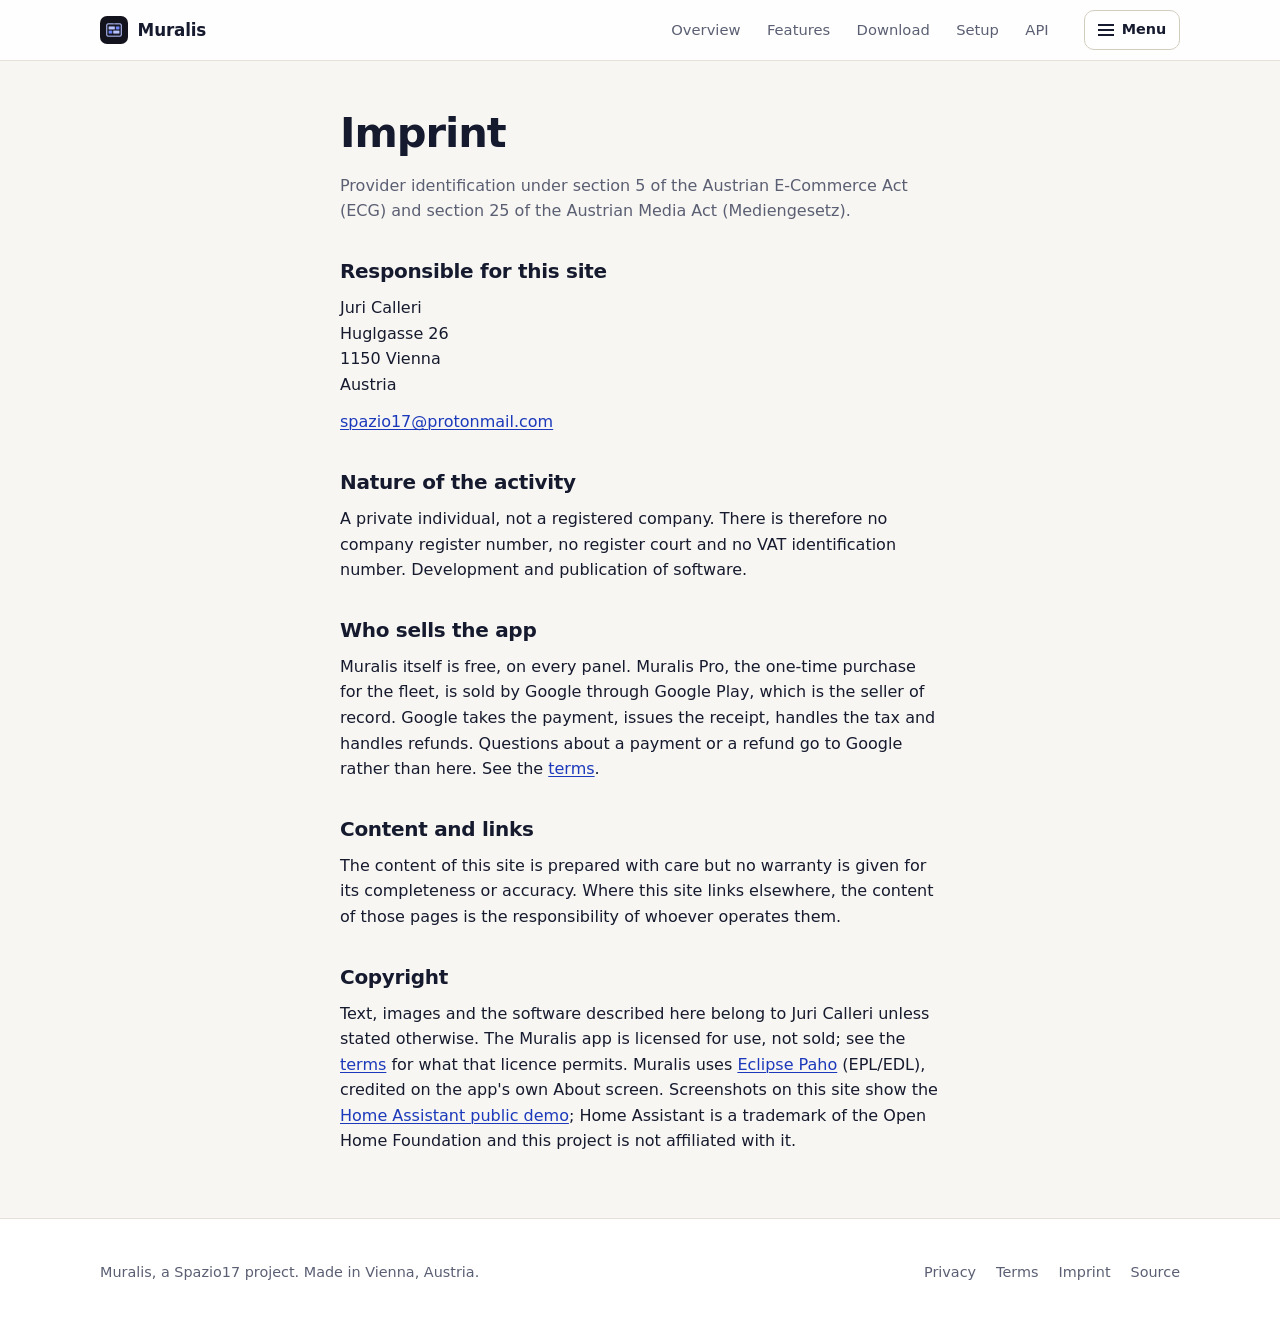
<file: imprint/index.html>
<!doctype html>
<html lang="en">
<head>
<meta charset="utf-8">
<meta name="viewport" content="width=device-width, initial-scale=1">
<title>Muralis imprint</title>
<meta name="description" content="Provider identification for muralis.spazio17.org under the Austrian E-Commerce Act.">
<link rel="canonical" href="https://muralis.spazio17.org/imprint/">
<link rel="icon" href="../assets/img/icon-512.png" type="image/png">
<link rel="stylesheet" href="../assets/css/site.css?v=50">
<script>
  try {
    var t = localStorage.getItem('muralis-theme');
    if (t === 'light' || t === 'dark') document.documentElement.setAttribute('data-theme', t);
  } catch (e) { /* private mode: follow the system */ }
</script>
</head>
<body>

<header class="masthead">
  <div class="wrap">
    <a class="brand" href="../">
      <img src="../assets/img/icon-512.png" alt="">
      Muralis
    </a>
    <nav class="pagenav" aria-label="Pages">
      <a href="../">Overview</a>
      <a href="../features/">Features</a>
      <a href="../download/">Download</a>
      <a href="../setup/">Setup</a>
      <a href="../api/">API</a>
    </nav>
    <button class="menubtn" type="button" aria-expanded="false" aria-controls="sitemenu">
      <span class="bars" aria-hidden="true"></span>
      <span class="menubtn-label">Menu</span>
    </button>
  </div>
  <div class="sitemenu" id="sitemenu" hidden>
    <div class="wrap menuwrap">
      <nav class="menugroup" aria-label="Pages">
        <p class="menuhead">Pages</p>
        <a href="../">Overview</a>
        <a href="../features/">Features</a>
        <a href="../download/">Download</a>
        <a href="../setup/">Setup</a>
        <a href="../api/">API</a>
      </nav>
      <div class="menugroup">
        <p class="menuhead">Appearance</p>
        <div class="themepick" role="group" aria-label="Colour theme">
          <button type="button" data-theme="auto" aria-pressed="false">Auto</button>
          <button type="button" data-theme="light" aria-pressed="false">Light</button>
          <button type="button" data-theme="dark" aria-pressed="false">Dark</button>
        </div>
      </div>
    </div>
  </div>
</header>

<main class="wrap prose">

  <h1>Imprint</h1>
  <p class="updated">Provider identification under section 5 of the Austrian E-Commerce Act (ECG) and section 25 of the Austrian Media Act (Mediengesetz).</p>

  <h2>Responsible for this site</h2>
  <p>
    Juri Calleri<br>
    Huglgasse 26<br>
    1150 Vienna<br>
    Austria
  </p>
  <p><a href="mailto:spazio17@protonmail.com">spazio17@protonmail.com</a></p>

  <h2>Nature of the activity</h2>
  <p>A private individual, not a registered company. There is therefore no company register number, no register court and no VAT identification number. Development and publication of software.</p>

  <h2>Who sells the app</h2>
  <p>Muralis itself is free, on every panel. Muralis Pro, the one-time purchase for the fleet, is sold by Google through Google Play, which is the seller of record. Google takes the payment, issues the receipt, handles the tax and handles refunds. Questions about a payment or a refund go to Google rather than here. See the <a href="../terms/">terms</a>.</p>

  <h2>Content and links</h2>
  <p>The content of this site is prepared with care but no warranty is given for its completeness or accuracy. Where this site links elsewhere, the content of those pages is the responsibility of whoever operates them.</p>

  <h2>Copyright</h2>
  <p>Text, images and the software described here belong to Juri Calleri unless stated otherwise. The Muralis app is licensed for use, not sold; see the <a href="../terms/">terms</a> for what that licence permits. Muralis uses <a href="https://www.eclipse.org/paho/">Eclipse Paho</a> (EPL/EDL), credited on the app's own About screen. Screenshots on this site show the <a href="https://demo.home-assistant.io">Home Assistant public demo</a>; Home Assistant is a trademark of the Open Home Foundation and this project is not affiliated with it.</p>

</main>

<footer>
  <div class="wrap">
    <span>Muralis, a <a href="https://spazio17.org/">Spazio17</a> project. Made in Vienna, Austria.</span>
    <nav>
      <a href="../privacy/">Privacy</a>
      <a href="../terms/">Terms</a>
      <a href="../imprint/">Imprint</a>
      <a href="https://github.com/spazio17/muralis">Source</a>
    </nav>
  </div>
</footer>

<script src="../assets/js/menu.js?v=1"></script>
<script src="../assets/js/theme.js?v=6"></script>
</body>
</html>
</file>
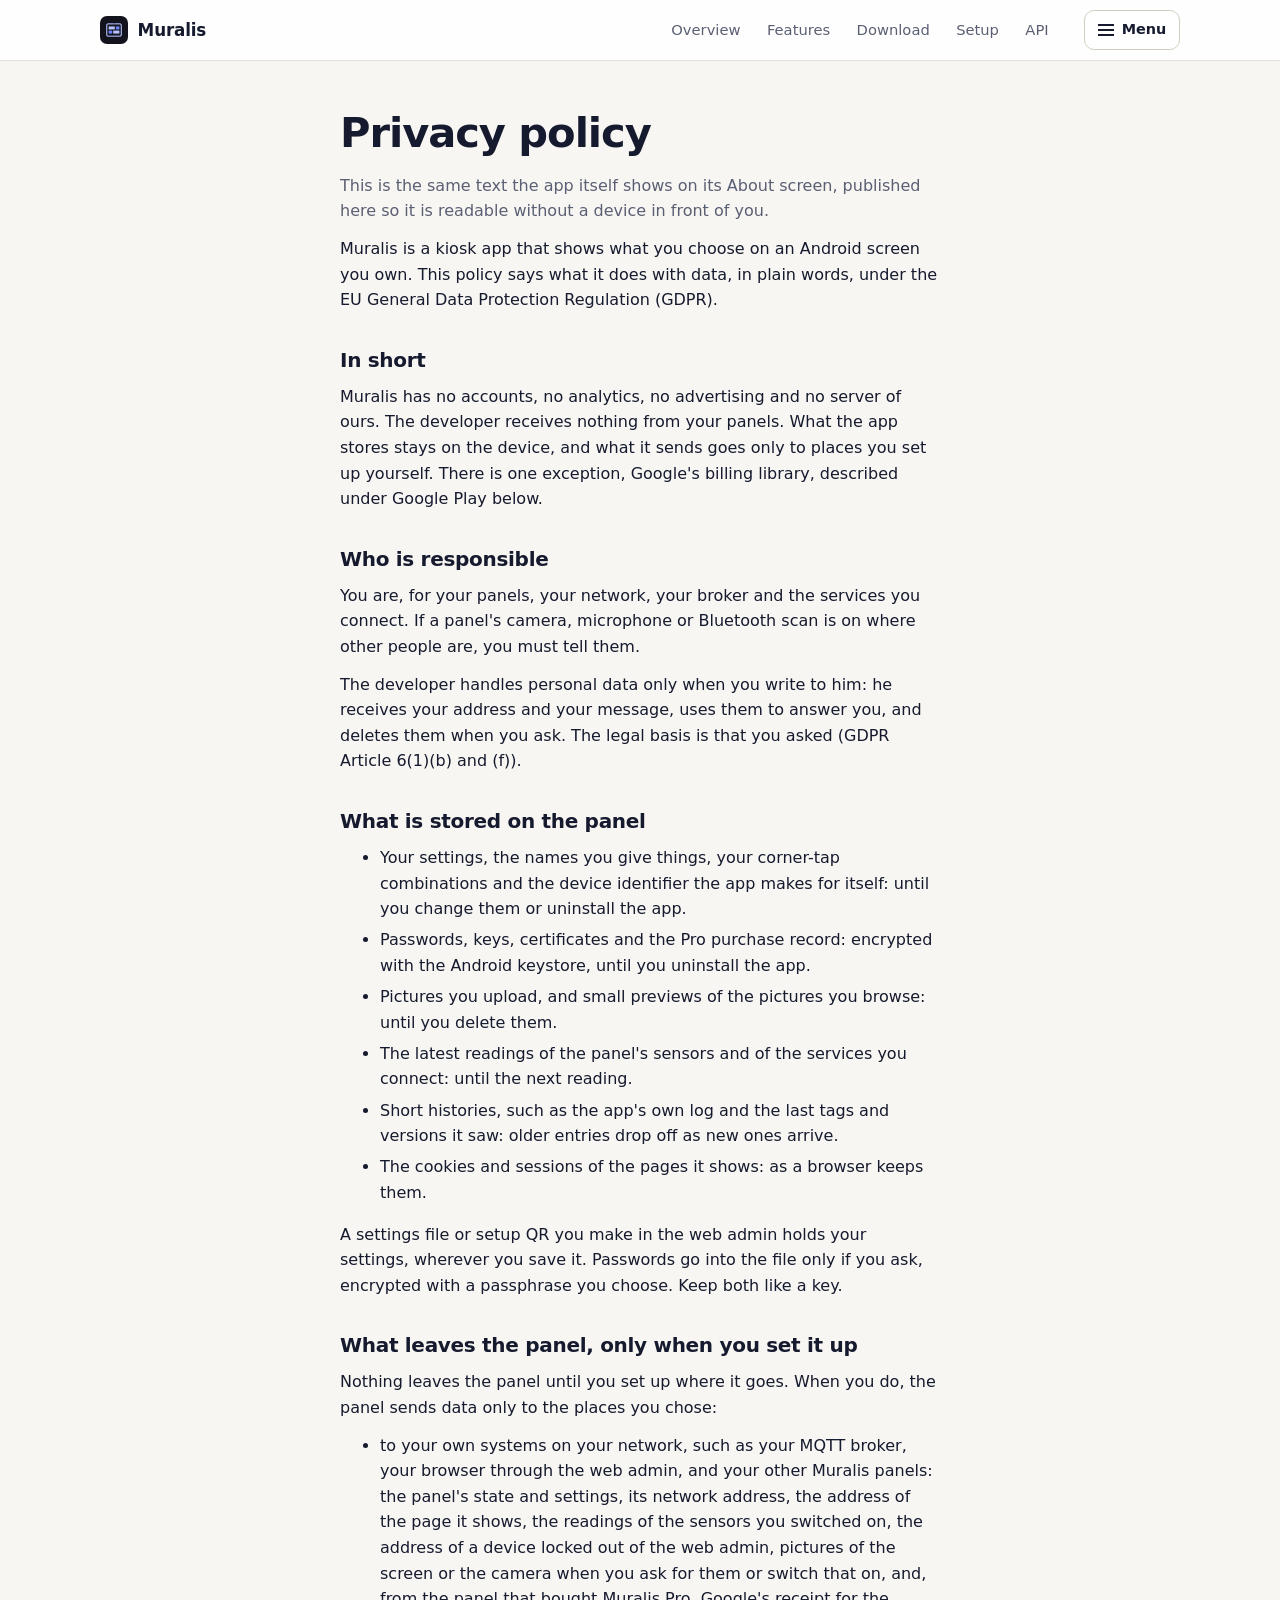
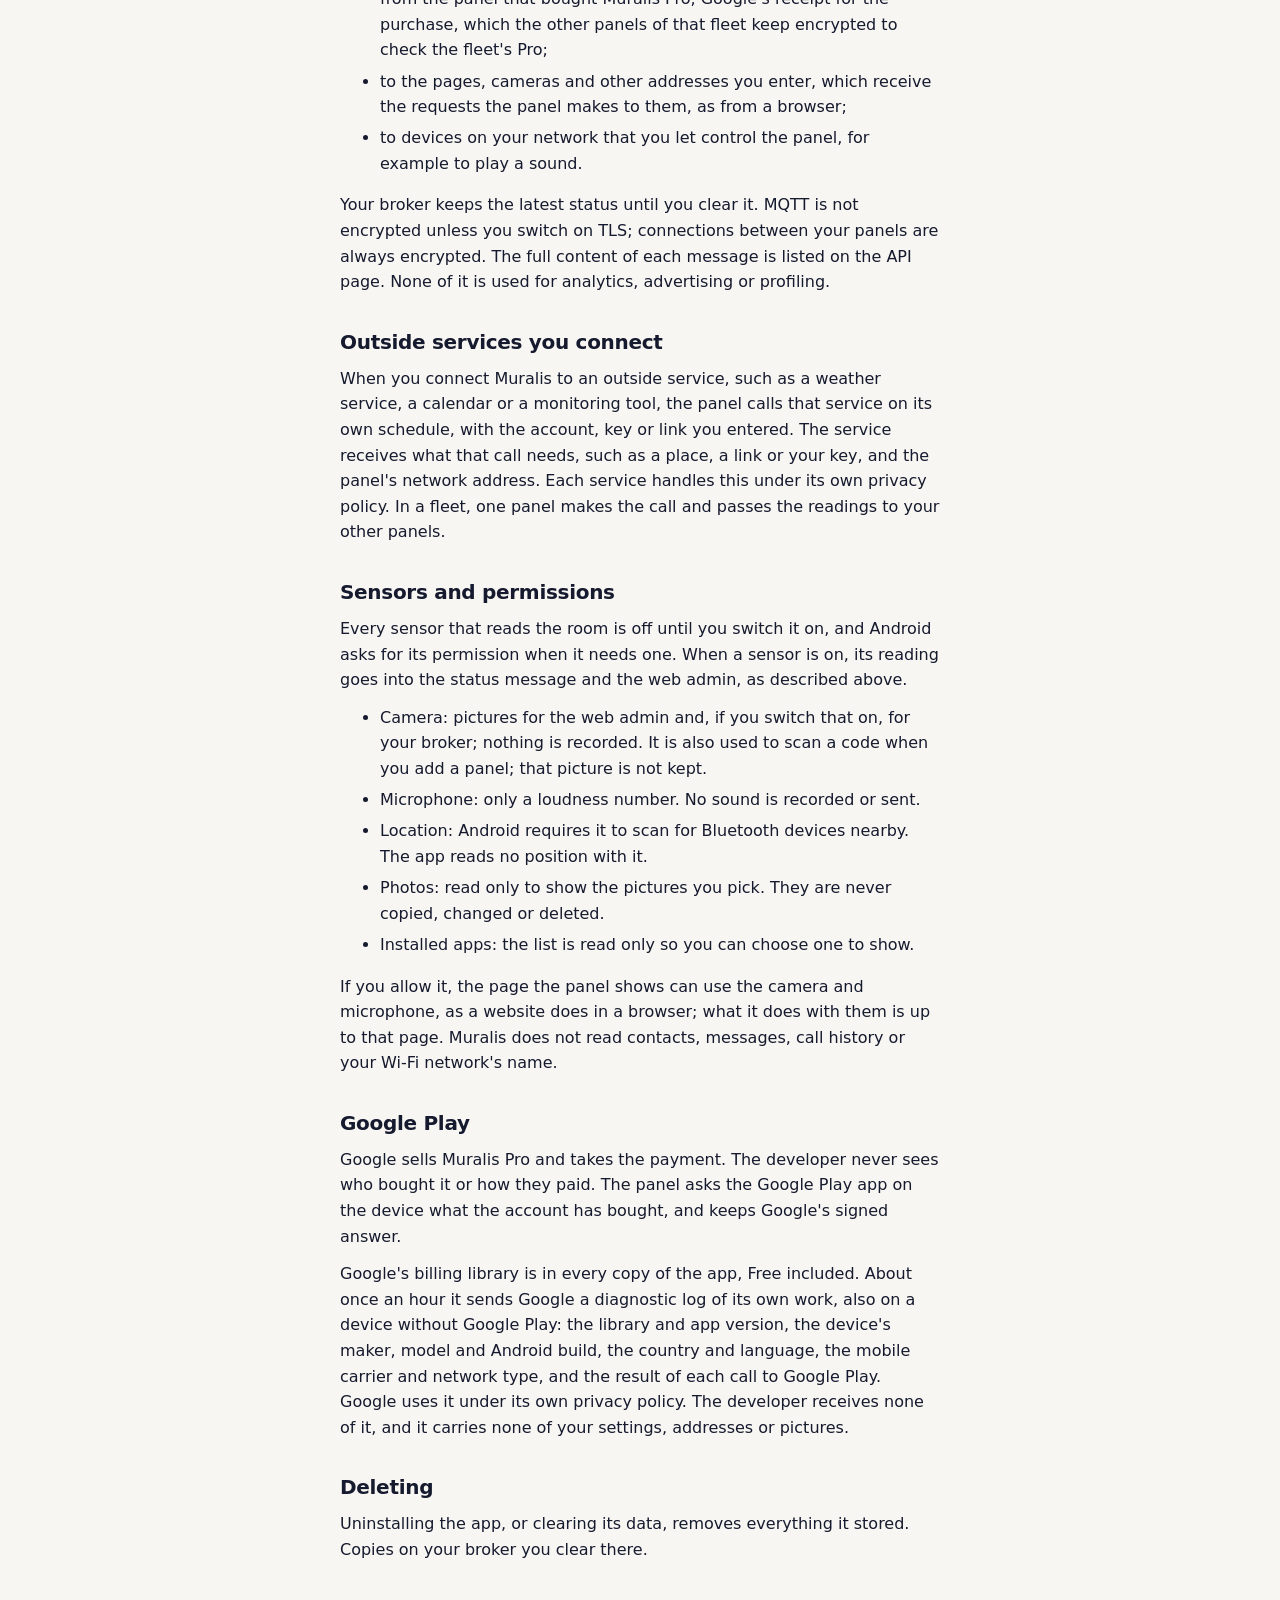
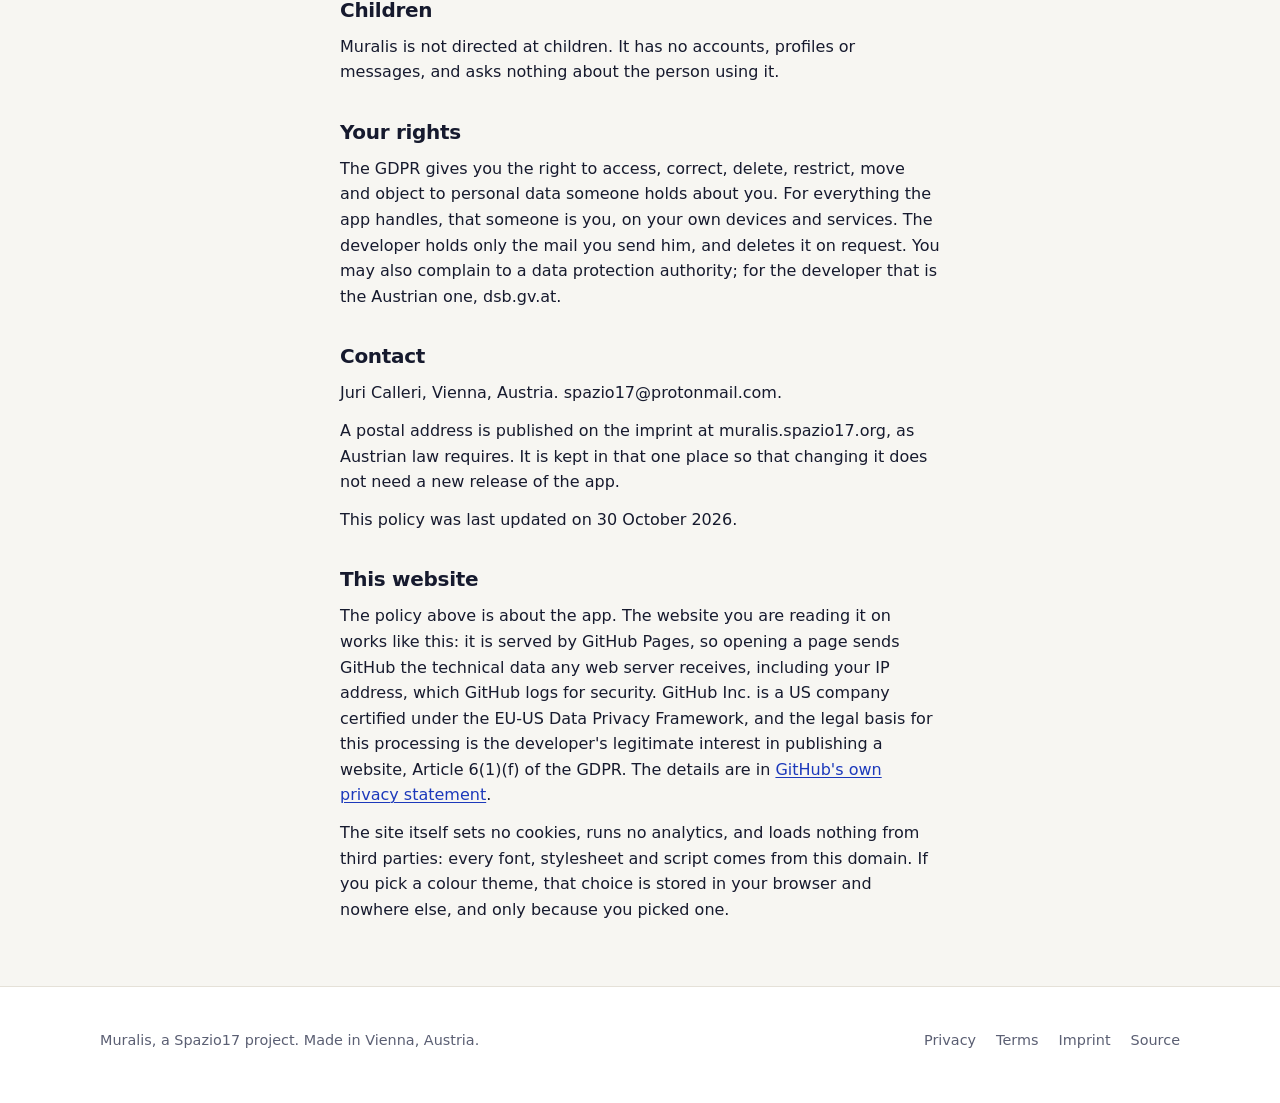
<file: privacy/index.html>
<!doctype html>
<html lang="en">
<head>
<meta charset="utf-8">
<meta name="viewport" content="width=device-width, initial-scale=1">
<title>Muralis privacy policy</title>
<meta name="description" content="What Muralis sends, where it sends it, and what it stores on the device. It has no analytics, no crash reporting and no developer-controlled server.">
<link rel="canonical" href="https://muralis.spazio17.org/privacy/">
<link rel="icon" href="../assets/img/icon-512.png" type="image/png">
<link rel="stylesheet" href="../assets/css/site.css?v=50">
<script>
  try {
    var t = localStorage.getItem('muralis-theme');
    if (t === 'light' || t === 'dark') document.documentElement.setAttribute('data-theme', t);
  } catch (e) { /* private mode: follow the system */ }
</script>
</head>
<body>

<header class="masthead">
  <div class="wrap">
    <a class="brand" href="../">
      <img src="../assets/img/icon-512.png" alt="">
      Muralis
    </a>
    <nav class="pagenav" aria-label="Pages">
      <a href="../">Overview</a>
      <a href="../features/">Features</a>
      <a href="../download/">Download</a>
      <a href="../setup/">Setup</a>
      <a href="../api/">API</a>
    </nav>
    <button class="menubtn" type="button" aria-expanded="false" aria-controls="sitemenu">
      <span class="bars" aria-hidden="true"></span>
      <span class="menubtn-label">Menu</span>
    </button>
  </div>
  <div class="sitemenu" id="sitemenu" hidden>
    <div class="wrap menuwrap">
      <nav class="menugroup" aria-label="Pages">
        <p class="menuhead">Pages</p>
        <a href="../">Overview</a>
        <a href="../features/">Features</a>
        <a href="../download/">Download</a>
        <a href="../setup/">Setup</a>
        <a href="../api/">API</a>
      </nav>
      <div class="menugroup">
        <p class="menuhead">Appearance</p>
        <div class="themepick" role="group" aria-label="Colour theme">
          <button type="button" data-theme="auto" aria-pressed="false">Auto</button>
          <button type="button" data-theme="light" aria-pressed="false">Light</button>
          <button type="button" data-theme="dark" aria-pressed="false">Dark</button>
        </div>
      </div>
    </div>
  </div>
</header>

<main class="wrap prose">

  <h1>Privacy policy</h1>
  <p class="updated">
    This is the same text the app itself shows on its About screen, published here so it is
    readable without a device in front of you.
  </p>

  <!-- BEGIN GENERATED LEGAL TEXT: rendered from legal/privacy.txt (sha256 cba61b131da3a9a77e79f2756bf5ffd05d3eab2004fb7f810fc7d159a8624634) by scripts/generate-legal.py. Edit the txt and re-run the script; do not edit this block by hand. -->
  <p>Muralis is a kiosk app that shows what you choose on an Android screen you own. This policy says what it does with data, in plain words, under the EU General Data Protection Regulation (GDPR).</p>
  <h2>In short</h2>
  <p>Muralis has no accounts, no analytics, no advertising and no server of ours. The developer receives nothing from your panels. What the app stores stays on the device, and what it sends goes only to places you set up yourself. There is one exception, Google&#x27;s billing library, described under Google Play below.</p>
  <h2>Who is responsible</h2>
  <p>You are, for your panels, your network, your broker and the services you connect. If a panel&#x27;s camera, microphone or Bluetooth scan is on where other people are, you must tell them.</p>
  <p>The developer handles personal data only when you write to him: he receives your address and your message, uses them to answer you, and deletes them when you ask. The legal basis is that you asked (GDPR Article 6(1)(b) and (f)).</p>
  <h2>What is stored on the panel</h2>
  <ul>
    <li>Your settings, the names you give things, your corner-tap combinations and the device identifier the app makes for itself: until you change them or uninstall the app.</li>
    <li>Passwords, keys, certificates and the Pro purchase record: encrypted with the Android keystore, until you uninstall the app.</li>
    <li>Pictures you upload, and small previews of the pictures you browse: until you delete them.</li>
    <li>The latest readings of the panel&#x27;s sensors and of the services you connect: until the next reading.</li>
    <li>Short histories, such as the app&#x27;s own log and the last tags and versions it saw: older entries drop off as new ones arrive.</li>
    <li>The cookies and sessions of the pages it shows: as a browser keeps them.</li>
  </ul>
  <p>A settings file or setup QR you make in the web admin holds your settings, wherever you save it. Passwords go into the file only if you ask, encrypted with a passphrase you choose. Keep both like a key.</p>
  <h2>What leaves the panel, only when you set it up</h2>
  <p>Nothing leaves the panel until you set up where it goes. When you do, the panel sends data only to the places you chose:</p>
  <ul>
    <li>to your own systems on your network, such as your MQTT broker, your browser through the web admin, and your other Muralis panels: the panel&#x27;s state and settings, its network address, the address of the page it shows, the readings of the sensors you switched on, the address of a device locked out of the web admin, pictures of the screen or the camera when you ask for them or switch that on, and, from the panel that bought Muralis Pro, Google&#x27;s receipt for the purchase, which the other panels of that fleet keep encrypted to check the fleet&#x27;s Pro;</li>
    <li>to the pages, cameras and other addresses you enter, which receive the requests the panel makes to them, as from a browser;</li>
    <li>to devices on your network that you let control the panel, for example to play a sound.</li>
  </ul>
  <p>Your broker keeps the latest status until you clear it. MQTT is not encrypted unless you switch on TLS; connections between your panels are always encrypted. The full content of each message is listed on the API page. None of it is used for analytics, advertising or profiling.</p>
  <h2>Outside services you connect</h2>
  <p>When you connect Muralis to an outside service, such as a weather service, a calendar or a monitoring tool, the panel calls that service on its own schedule, with the account, key or link you entered. The service receives what that call needs, such as a place, a link or your key, and the panel&#x27;s network address. Each service handles this under its own privacy policy. In a fleet, one panel makes the call and passes the readings to your other panels.</p>
  <h2>Sensors and permissions</h2>
  <p>Every sensor that reads the room is off until you switch it on, and Android asks for its permission when it needs one. When a sensor is on, its reading goes into the status message and the web admin, as described above.</p>
  <ul>
    <li>Camera: pictures for the web admin and, if you switch that on, for your broker; nothing is recorded. It is also used to scan a code when you add a panel; that picture is not kept.</li>
    <li>Microphone: only a loudness number. No sound is recorded or sent.</li>
    <li>Location: Android requires it to scan for Bluetooth devices nearby. The app reads no position with it.</li>
    <li>Photos: read only to show the pictures you pick. They are never copied, changed or deleted.</li>
    <li>Installed apps: the list is read only so you can choose one to show.</li>
  </ul>
  <p>If you allow it, the page the panel shows can use the camera and microphone, as a website does in a browser; what it does with them is up to that page. Muralis does not read contacts, messages, call history or your Wi-Fi network&#x27;s name.</p>
  <h2>Google Play</h2>
  <p>Google sells Muralis Pro and takes the payment. The developer never sees who bought it or how they paid. The panel asks the Google Play app on the device what the account has bought, and keeps Google&#x27;s signed answer.</p>
  <p>Google&#x27;s billing library is in every copy of the app, Free included. About once an hour it sends Google a diagnostic log of its own work, also on a device without Google Play: the library and app version, the device&#x27;s maker, model and Android build, the country and language, the mobile carrier and network type, and the result of each call to Google Play. Google uses it under its own privacy policy. The developer receives none of it, and it carries none of your settings, addresses or pictures.</p>
  <h2>Deleting</h2>
  <p>Uninstalling the app, or clearing its data, removes everything it stored. Copies on your broker you clear there.</p>
  <h2>Children</h2>
  <p>Muralis is not directed at children. It has no accounts, profiles or messages, and asks nothing about the person using it.</p>
  <h2>Your rights</h2>
  <p>The GDPR gives you the right to access, correct, delete, restrict, move and object to personal data someone holds about you. For everything the app handles, that someone is you, on your own devices and services. The developer holds only the mail you send him, and deletes it on request. You may also complain to a data protection authority; for the developer that is the Austrian one, dsb.gv.at.</p>
  <h2>Contact</h2>
  <p>Juri Calleri, Vienna, Austria. spazio17@protonmail.com.</p>
  <p>A postal address is published on the imprint at muralis.spazio17.org, as Austrian law requires. It is kept in that one place so that changing it does not need a new release of the app.</p>
  <p>This policy was last updated on 30 October 2026.</p>
  <!-- END GENERATED LEGAL TEXT -->

  <!-- Hand-kept, deliberately outside the generated block: the policy above is the app's and its
       canonical text lives in legal/privacy.txt, while this section is about the website itself,
       which the app never mentions. check-legal.py compares only inside the markers. -->
  <h2>This website</h2>
  <p>The policy above is about the app. The website you are reading it on works like this: it is served by GitHub Pages, so opening a page sends GitHub the technical data any web server receives, including your IP address, which GitHub logs for security. GitHub Inc. is a US company certified under the EU-US Data Privacy Framework, and the legal basis for this processing is the developer's legitimate interest in publishing a website, Article 6(1)(f) of the GDPR. The details are in <a href="https://docs.github.com/en/site-policy/privacy-policies/github-privacy-statement">GitHub's own privacy statement</a>.</p>
  <p>The site itself sets no cookies, runs no analytics, and loads nothing from third parties: every font, stylesheet and script comes from this domain. If you pick a colour theme, that choice is stored in your browser and nowhere else, and only because you picked one.</p>

</main>

<footer>
  <div class="wrap">
    <span>Muralis, a <a href="https://spazio17.org/">Spazio17</a> project. Made in Vienna, Austria.</span>
    <nav>
      <a href="../privacy/">Privacy</a>
      <a href="../terms/">Terms</a>
      <a href="../imprint/">Imprint</a>
      <a href="https://github.com/spazio17/muralis">Source</a>
    </nav>
  </div>
</footer>

<script src="../assets/js/menu.js?v=1"></script>
<script src="../assets/js/theme.js?v=6"></script>
</body>
</html>
</file>
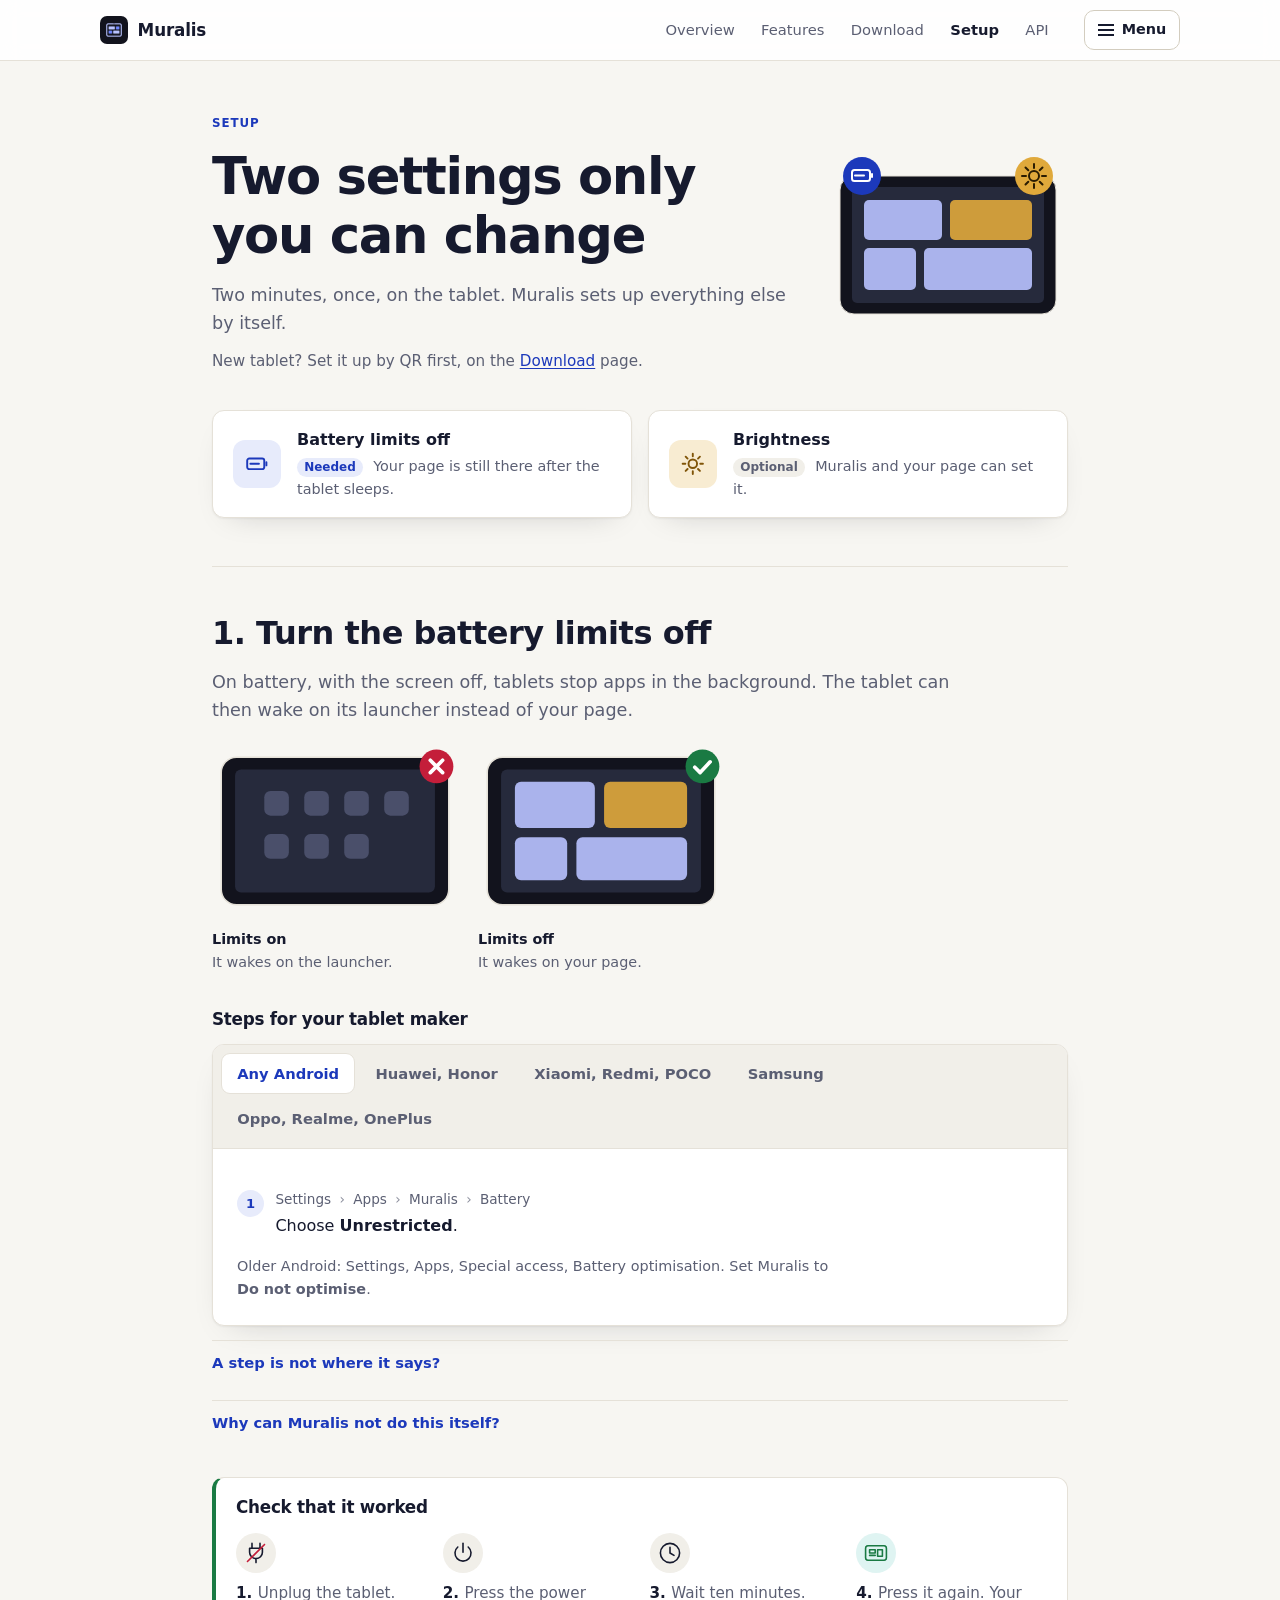
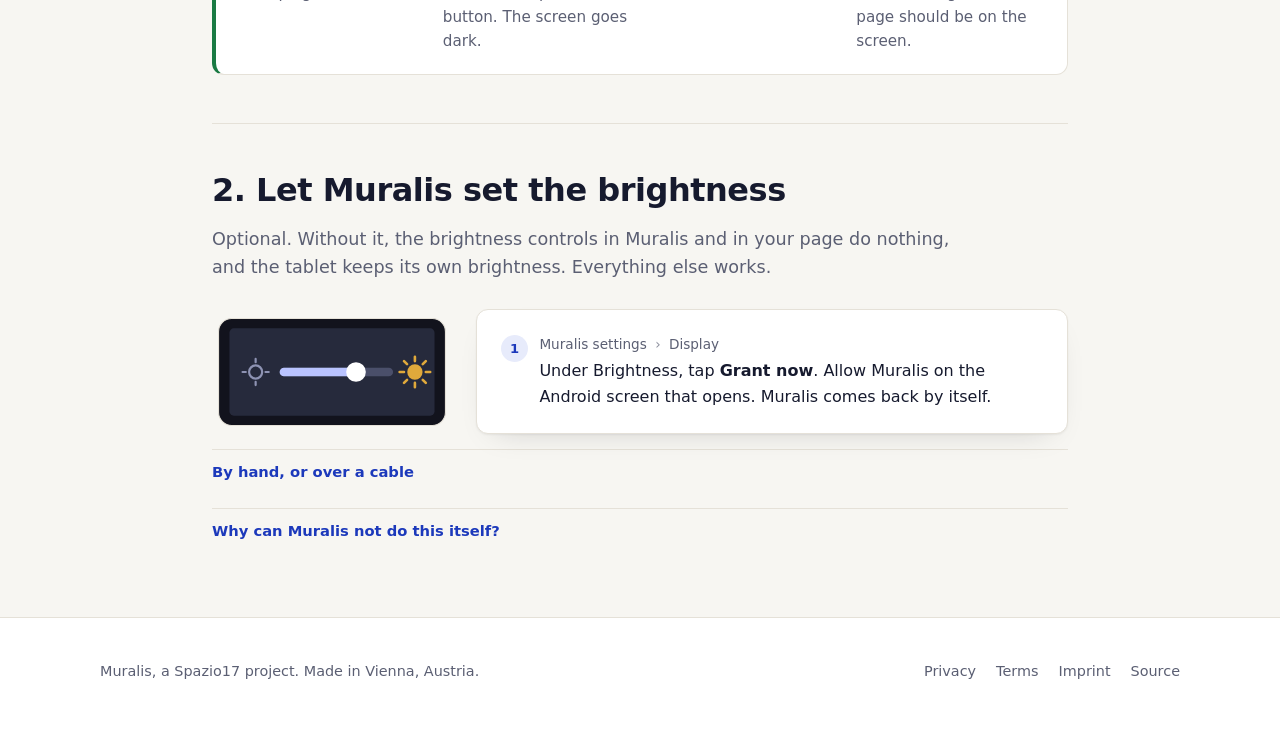
<file: setup/index.html>
<!doctype html>
<html lang="en">
<head>
<meta charset="utf-8">
<meta name="viewport" content="width=device-width, initial-scale=1">
<title>Muralis device setup</title>
<meta name="description" content="The two settings only a person can change for Muralis: the battery limits, and the brightness. The steps for each tablet maker, and how to check it worked.">
<link rel="canonical" href="https://muralis.spazio17.org/setup/">
<link rel="icon" href="../assets/img/icon-512.png" type="image/png">
<link rel="stylesheet" href="../assets/css/site.css?v=50">
<script>
  try {
    var t = localStorage.getItem('muralis-theme');
    if (t === 'light' || t === 'dark') document.documentElement.setAttribute('data-theme', t);
  } catch (e) { /* private mode: follow the system */ }
</script>
</head>
<body>

<header class="masthead">
  <div class="wrap">
    <a class="brand" href="../">
      <img src="../assets/img/icon-512.png" alt="">
      Muralis
    </a>
    <nav class="pagenav" aria-label="Pages">
      <a href="../">Overview</a>
      <a href="../features/">Features</a>
      <a href="../download/">Download</a>
      <a href="../setup/" aria-current="page">Setup</a>
      <a href="../api/">API</a>
    </nav>
    <button class="menubtn" type="button" aria-expanded="false" aria-controls="sitemenu">
      <span class="bars" aria-hidden="true"></span>
      <span class="menubtn-label">Menu</span>
    </button>
  </div>
  <div class="sitemenu" id="sitemenu" hidden>
    <div class="wrap menuwrap">
      <nav class="menugroup" aria-label="Pages">
        <p class="menuhead">Pages</p>
        <a href="../">Overview</a>
        <a href="../features/">Features</a>
        <a href="../download/">Download</a>
        <a href="../setup/" aria-current="page">Setup</a>
        <a href="../api/">API</a>
      </nav>
      <div class="menugroup">
        <p class="menuhead">Appearance</p>
        <div class="themepick" role="group" aria-label="Colour theme">
          <button type="button" data-theme="auto" aria-pressed="false">Auto</button>
          <button type="button" data-theme="light" aria-pressed="false">Light</button>
          <button type="button" data-theme="dark" aria-pressed="false">Dark</button>
        </div>
      </div>
    </div>
  </div>
</header>

<main class="wrap setup">

  <div class="setup-hero">
    <div>
      <p class="eyebrow">Setup</p>
      <h1>Two settings only you can change</h1>
      <p class="lede">Two minutes, once, on the tablet. Muralis sets up everything else by itself.</p>
      <p class="setup-first">New tablet? Set it up by QR first, on the <a href="../download/">Download</a> page.</p>
    </div>
    <svg class="setup-art" viewBox="0 0 240 170" aria-hidden="true"><rect x="12" y="20" width="216" height="138" rx="14" class="tb"/><rect x="24" y="31" width="192" height="116" rx="5" class="sc"/><rect x="36" y="44" width="78" height="40" rx="5" class="tl"/><rect x="122" y="44" width="82" height="40" rx="5" class="tl gold"/><rect x="36" y="92" width="52" height="42" rx="5" class="tl"/><rect x="96" y="92" width="108" height="42" rx="5" class="tl"/><g class="chip"><circle cx="34" cy="20" r="19"/><rect x="24" y="14" width="18" height="11" rx="2.5" class="ink"/><path d="M44 18v3" class="ink"/><path d="M27 19.5h9" class="ink"/></g><g class="chip sun"><circle cx="206" cy="20" r="19"/><circle cx="206" cy="20" r="5" class="ink"/><path d="M206 8v4M206 28v4M194 20h4M214 20h4M197.5 11.5l2.8 2.8M211.7 25.7l2.8 2.8M197.5 28.5l2.8-2.8M211.7 14.3l2.8-2.8" class="ink"/></g></svg>
  </div>

  <ol class="glance">
    <li><a href="#battery"><span class="glance-ico" aria-hidden="true"><svg viewBox="0 0 24 24"><rect x="3" y="7" width="16" height="10" rx="2"/><path d="M21 10.5v3M6 12h8"/></svg></span><span><b>Battery limits off</b><small><span class="need">Needed</span> Your page is still there after the tablet sleeps.</small></span></a></li>
    <li><a href="#brightness"><span class="glance-ico sun" aria-hidden="true"><svg viewBox="0 0 24 24"><circle cx="12" cy="12" r="4"/><path d="M12 2.5v2.5M12 19v2.5M2.5 12H5M19 12h2.5M5.3 5.3l1.8 1.8M16.9 16.9l1.8 1.8M5.3 18.7l1.8-1.8M16.9 7.1l1.8-1.8"/></svg></span><span><b>Brightness</b><small><span class="need opt">Optional</span> Muralis and your page can set it.</small></span></a></li>
  </ol>

  <section id="battery" aria-labelledby="battery-head">
    <h2 id="battery-head">1. Turn the battery limits off</h2>
    <p class="lede">On battery, with the screen off, tablets stop apps in the background. The tablet can then wake on its launcher instead of your page.</p>

    <div class="compare">
      <figure>
        <svg viewBox="0 0 160 112" role="img" aria-labelledby="cmp-on"><title id="cmp-on">A tablet that woke on its launcher, with app icons instead of the page</title><rect x="6" y="6" width="148" height="96" rx="10" class="tb"/><rect x="15" y="14" width="130" height="80" rx="4" class="sc"/><g class="app"><rect x="34" y="28" width="16" height="16" rx="4"/><rect x="60" y="28" width="16" height="16" rx="4"/><rect x="86" y="28" width="16" height="16" rx="4"/><rect x="112" y="28" width="16" height="16" rx="4"/><rect x="34" y="56" width="16" height="16" rx="4"/><rect x="60" y="56" width="16" height="16" rx="4"/><rect x="86" y="56" width="16" height="16" rx="4"/></g><circle cx="146" cy="12" r="11" class="mark bad"/><path d="M142 8l8 8M150 8l-8 8" class="mk"/></svg>
        <figcaption><b>Limits on</b> It wakes on the launcher.</figcaption>
      </figure>
      <figure>
        <svg viewBox="0 0 160 112" role="img" aria-labelledby="cmp-off"><title id="cmp-off">A tablet that woke on your page</title><rect x="6" y="6" width="148" height="96" rx="10" class="tb"/><rect x="15" y="14" width="130" height="80" rx="4" class="sc"/><rect x="24" y="22" width="52" height="30" rx="4" class="tl"/><rect x="82" y="22" width="54" height="30" rx="4" class="tl gold"/><rect x="24" y="58" width="34" height="28" rx="4" class="tl"/><rect x="64" y="58" width="72" height="28" rx="4" class="tl"/><circle cx="146" cy="12" r="11" class="mark ok"/><path d="M141 12.5l3.5 3.5 6.5-7" class="mk"/></svg>
        <figcaption><b>Limits off</b> It wakes on your page.</figcaption>
      </figure>
    </div>

    <h3 class="pick-head">Steps for your tablet maker</h3>
    <div class="vendordeck">
      <div class="vendorpick" role="tablist" aria-label="Choose your tablet maker">
        <button type="button" role="tab" id="tab-stock" aria-controls="panel-stock" aria-selected="true" tabindex="0">Any Android</button>
        <button type="button" role="tab" id="tab-huawei" aria-controls="panel-huawei" aria-selected="false" tabindex="-1">Huawei, Honor</button>
        <button type="button" role="tab" id="tab-xiaomi" aria-controls="panel-xiaomi" aria-selected="false" tabindex="-1">Xiaomi, Redmi, POCO</button>
        <button type="button" role="tab" id="tab-samsung" aria-controls="panel-samsung" aria-selected="false" tabindex="-1">Samsung</button>
        <button type="button" role="tab" id="tab-oppo" aria-controls="panel-oppo" aria-selected="false" tabindex="-1">Oppo, Realme, OnePlus</button>
      </div>

      <div class="vendor-panel" role="tabpanel" id="panel-stock" aria-labelledby="tab-stock" tabindex="0">
        <ol class="steps">
          <li><span><span class="path">Settings <i aria-hidden="true">&rsaquo;</i> Apps <i aria-hidden="true">&rsaquo;</i> Muralis <i aria-hidden="true">&rsaquo;</i> Battery</span><span class="act">Choose <b>Unrestricted</b>.</span></span></li>
        </ol>
        <p class="deck-note">Older Android: Settings, Apps, Special access, Battery optimisation. Set Muralis to <b>Do not optimise</b>.</p>
      </div>

      <div class="vendor-panel" role="tabpanel" id="panel-huawei" aria-labelledby="tab-huawei" tabindex="0">
        <ol class="steps">
          <li><span><span class="path">Settings <i aria-hidden="true">&rsaquo;</i> Apps <i aria-hidden="true">&rsaquo;</i> Special access <i aria-hidden="true">&rsaquo;</i> Battery optimisation</span><span class="act">Switch the list to <b>All apps</b>, find Muralis, choose <b>Do not optimise</b>.</span></span></li>
          <li><span><span class="path">Settings <i aria-hidden="true">&rsaquo;</i> Battery <i aria-hidden="true">&rsaquo;</i> App launch <i aria-hidden="true">&rsaquo;</i> Muralis</span><span class="act">Turn <b>Manage automatically</b> off, then turn on all three switches.</span></span></li>
        </ol>
        <details class="more">
          <summary>Muralis is not in App launch?</summary>
          <p>That is expected when Muralis is the home app, as on a panel set up by QR. App launch lists apps that start themselves in the background, and Android starts the home app itself. Step 1 is the one that matters.</p>
        </details>
      </div>

      <div class="vendor-panel" role="tabpanel" id="panel-xiaomi" aria-labelledby="tab-xiaomi" tabindex="0">
        <ol class="steps">
          <li><span><span class="path">Settings <i aria-hidden="true">&rsaquo;</i> Apps <i aria-hidden="true">&rsaquo;</i> Manage apps <i aria-hidden="true">&rsaquo;</i> Muralis</span><span class="act">Turn <b>Autostart</b> on.</span></span></li>
          <li><span><span class="path">Same screen <i aria-hidden="true">&rsaquo;</i> Battery saver</span><span class="act">Choose <b>No restrictions</b>.</span></span></li>
        </ol>
      </div>

      <div class="vendor-panel" role="tabpanel" id="panel-samsung" aria-labelledby="tab-samsung" tabindex="0">
        <ol class="steps">
          <li><span><span class="path">Settings <i aria-hidden="true">&rsaquo;</i> Apps <i aria-hidden="true">&rsaquo;</i> Muralis <i aria-hidden="true">&rsaquo;</i> Battery</span><span class="act">Choose <b>Unrestricted</b>.</span></span></li>
          <li><span><span class="path">Settings <i aria-hidden="true">&rsaquo;</i> Battery <i aria-hidden="true">&rsaquo;</i> Background usage limits</span><span class="act">Take Muralis out of <b>Sleeping apps</b>.</span></span></li>
        </ol>
      </div>

      <div class="vendor-panel" role="tabpanel" id="panel-oppo" aria-labelledby="tab-oppo" tabindex="0">
        <ol class="steps">
          <li><span><span class="path">Settings <i aria-hidden="true">&rsaquo;</i> Battery <i aria-hidden="true">&rsaquo;</i> App battery management <i aria-hidden="true">&rsaquo;</i> Muralis</span><span class="act">Allow <b>background running</b>.</span></span></li>
        </ol>
      </div>
    </div>

    <details class="more">
      <summary>A step is not where it says?</summary>
      <p>Makers rename screens and move them between Android versions. <b>Battery</b> on one tablet is <b>App battery usage</b> on another. Look at your maker's support pages, or at <a href="https://dontkillmyapp.com/">dontkillmyapp.com</a>: it has the steps for each maker and Android version, with screenshots.</p>
    </details>
    <details class="more">
      <summary>Why can Muralis not do this itself?</summary>
      <p>Android lets only a person turn the battery limits off. No app can do it for itself, not even as the tablet's admin.</p>
    </details>

    <div class="check">
      <h3>Check that it worked</h3>
      <ol>
        <li><svg viewBox="0 0 32 32" aria-hidden="true"><path d="M11 4v6M21 4v6M8 10h16v5a8 8 0 0 1-16 0zM16 23v5"/><path d="M5 27L27 5" class="x"/></svg><span>Unplug the tablet.</span></li>
        <li><svg viewBox="0 0 32 32" aria-hidden="true"><path d="M16 4v11"/><path d="M9.5 8.5a10 10 0 1 0 13 0"/></svg><span>Press the power button. The screen goes dark.</span></li>
        <li><svg viewBox="0 0 32 32" aria-hidden="true"><circle cx="16" cy="16" r="12"/><path d="M16 9v7l5 3"/></svg><span>Wait ten minutes.</span></li>
        <li><svg viewBox="0 0 32 32" aria-hidden="true"><rect x="3" y="7" width="26" height="18" rx="3"/><path d="M8 12h7v4H8zM18 12h6v8h-6zM8 19h7"/></svg><span>Press it again. Your page should be on the screen.</span></li>
      </ol>
    </div>
  </section>

  <section id="brightness" aria-labelledby="brightness-head">
    <h2 id="brightness-head">2. Let Muralis set the brightness</h2>
    <p class="lede">Optional. Without it, the brightness controls in Muralis and in your page do nothing, and the tablet keeps its own brightness. Everything else works.</p>

    <div class="bright">
      <svg class="bright-art" viewBox="0 0 220 110" aria-hidden="true"><rect x="6" y="6" width="208" height="98" rx="12" class="tb"/><rect x="16" y="15" width="188" height="80" rx="4" class="sc"/><circle cx="40" cy="55" r="6" class="dim"/><path d="M40 43v3M40 64v3M28 55h3M49 55h3" class="dimr"/><rect x="62" y="51" width="104" height="8" rx="4" class="track"/><rect x="62" y="51" width="70" height="8" rx="4" class="fill"/><circle cx="132" cy="55" r="9" class="knob"/><circle cx="186" cy="55" r="7" class="sunc"/><path d="M186 41v4M186 65v4M172 55h4M196 55h4M176 45l2.8 2.8M193.2 62.2l2.8 2.8M176 65l2.8-2.8M193.2 47.8l2.8-2.8" class="sunr"/></svg>
      <div class="vendor-panel bright-step">
        <ol class="steps">
          <li><span><span class="path">Muralis settings <i aria-hidden="true">&rsaquo;</i> Display</span><span class="act">Under Brightness, tap <b>Grant now</b>. Allow Muralis on the Android screen that opens. Muralis comes back by itself.</span></span></li>
        </ol>
      </div>
    </div>

    <details class="more">
      <summary>By hand, or over a cable</summary>
      <p>On the tablet: Settings, Apps, Special access, Modify system settings, then allow Muralis. Some makers keep that list under Settings, Apps, Advanced, Special app access.</p>
      <p>Over USB with adb: <code>adb shell appops set org.spazio17.muralis WRITE_SETTINGS allow</code></p>
      <p>A few makers hide this screen. Then Grant now has nothing to open: the tablet keeps its own brightness, and everything else works.</p>
    </details>
    <details class="more">
      <summary>Why can Muralis not do this itself?</summary>
      <p>Brightness is a setting for the whole tablet, so Android asks a person. Being the tablet's admin does not change that. No other part of Muralis needs this permission.</p>
    </details>
  </section>

</main>

<footer>
  <div class="wrap">
    <span>Muralis, a <a href="https://spazio17.org/">Spazio17</a> project. Made in Vienna, Austria.</span>
    <nav>
      <a href="../privacy/">Privacy</a>
      <a href="../terms/">Terms</a>
      <a href="../imprint/">Imprint</a>
      <a href="https://github.com/spazio17/muralis">Source</a>
    </nav>
  </div>
</footer>

<script src="../assets/js/menu.js?v=1"></script>
<script src="../assets/js/theme.js?v=6"></script>
<script src="../assets/js/setup.js?v=1"></script>
</body>
</html>
</file>
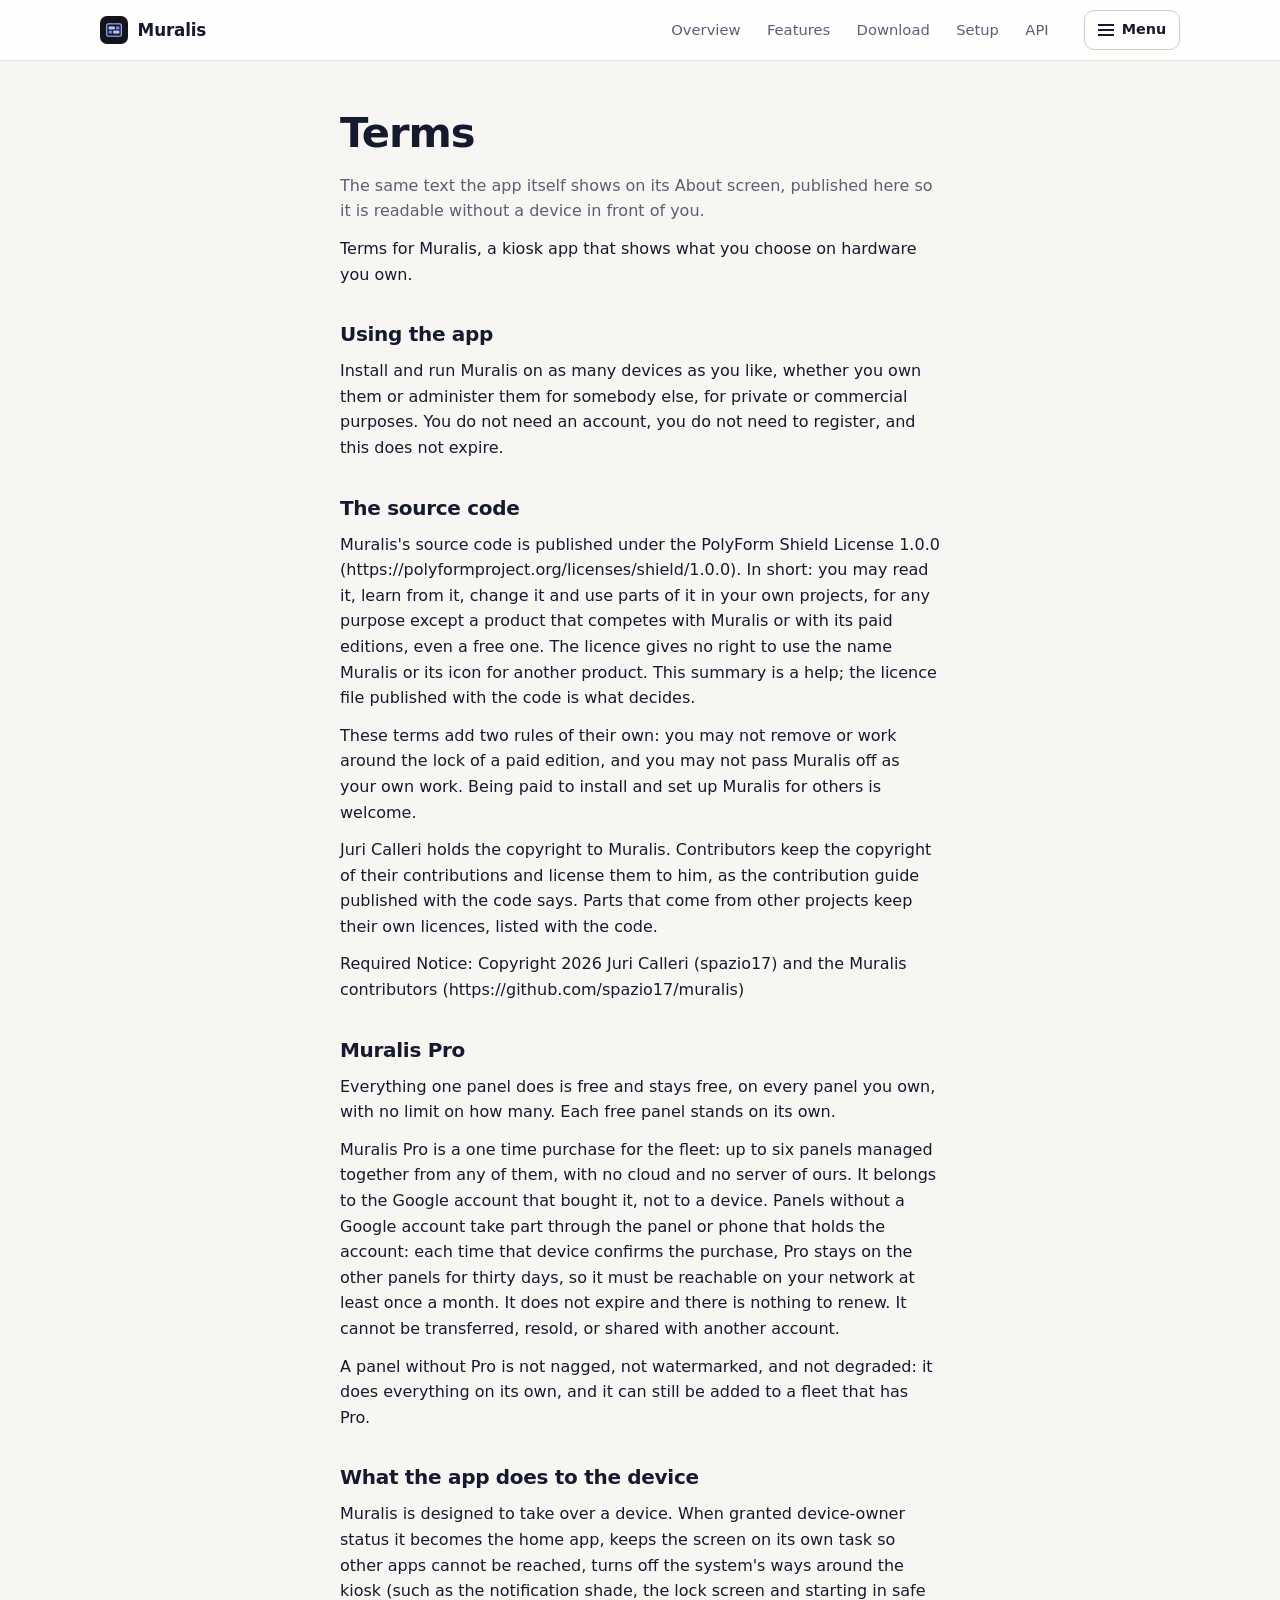
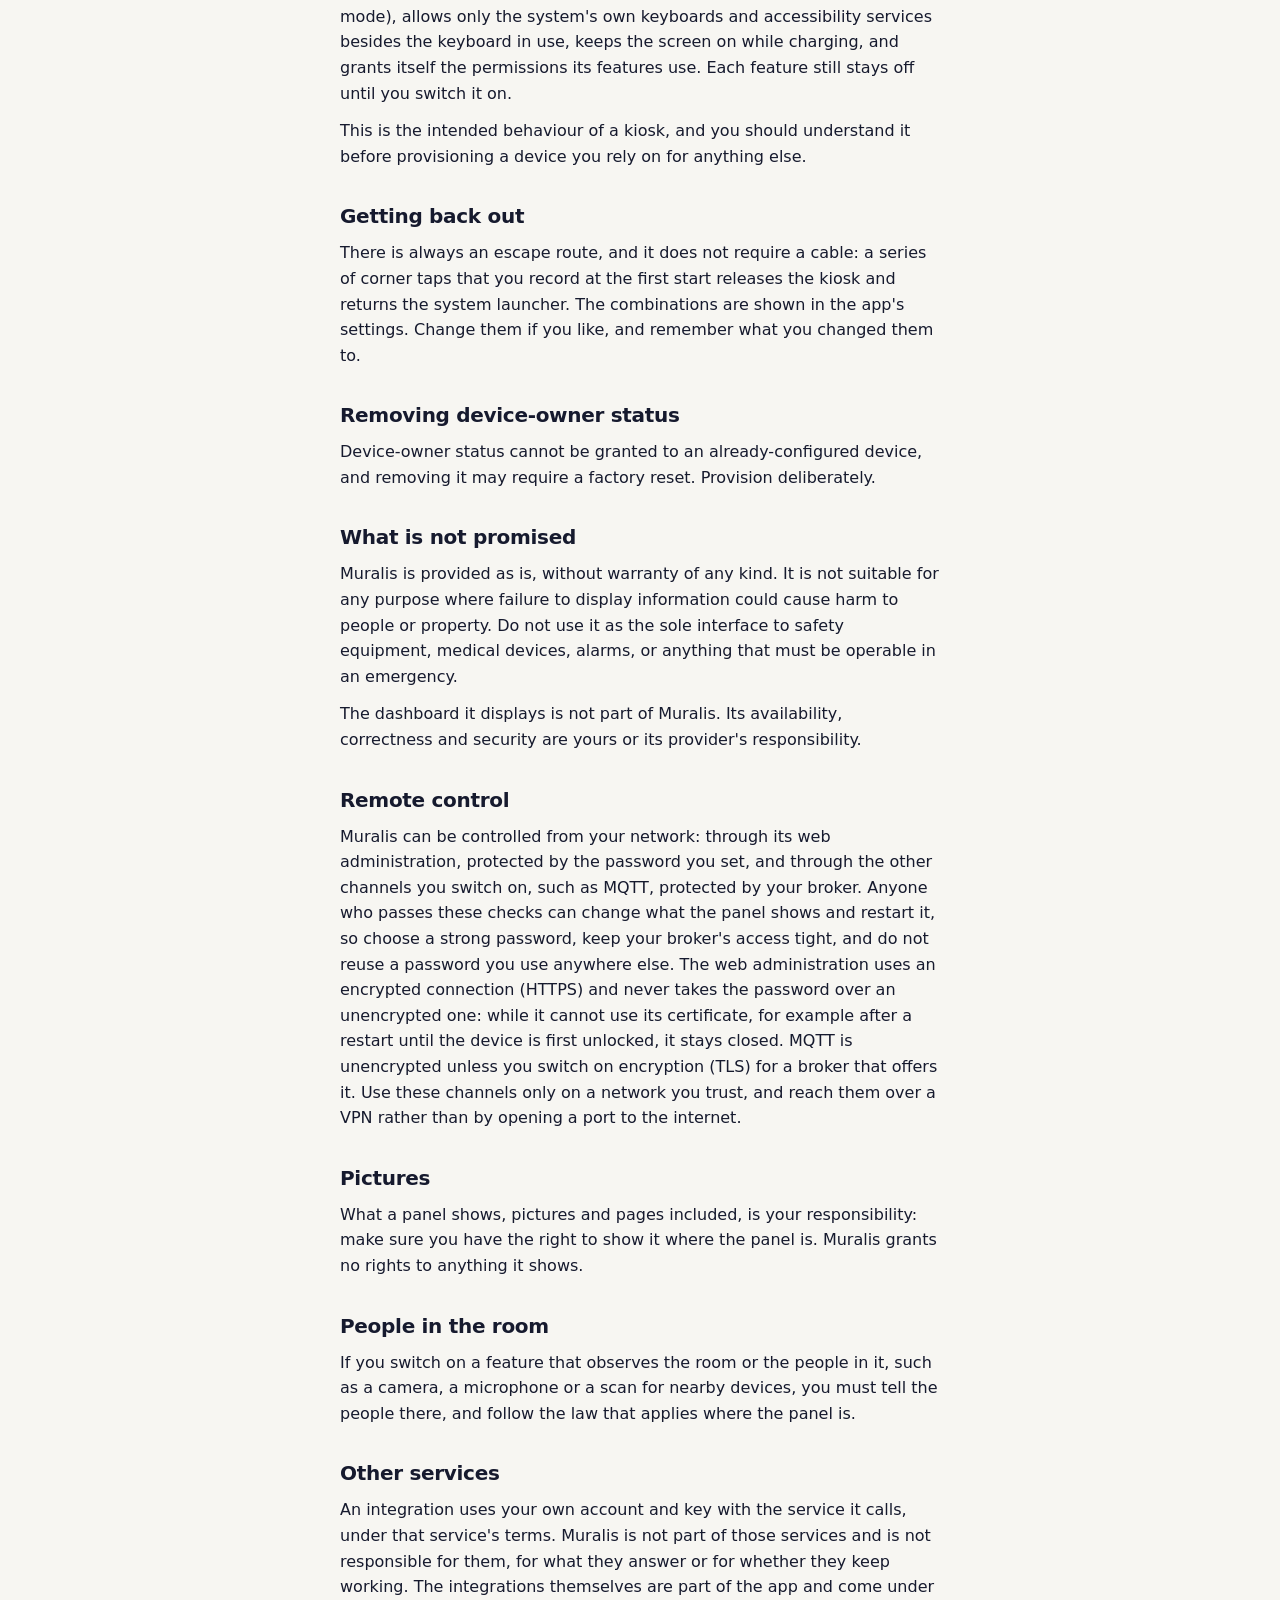
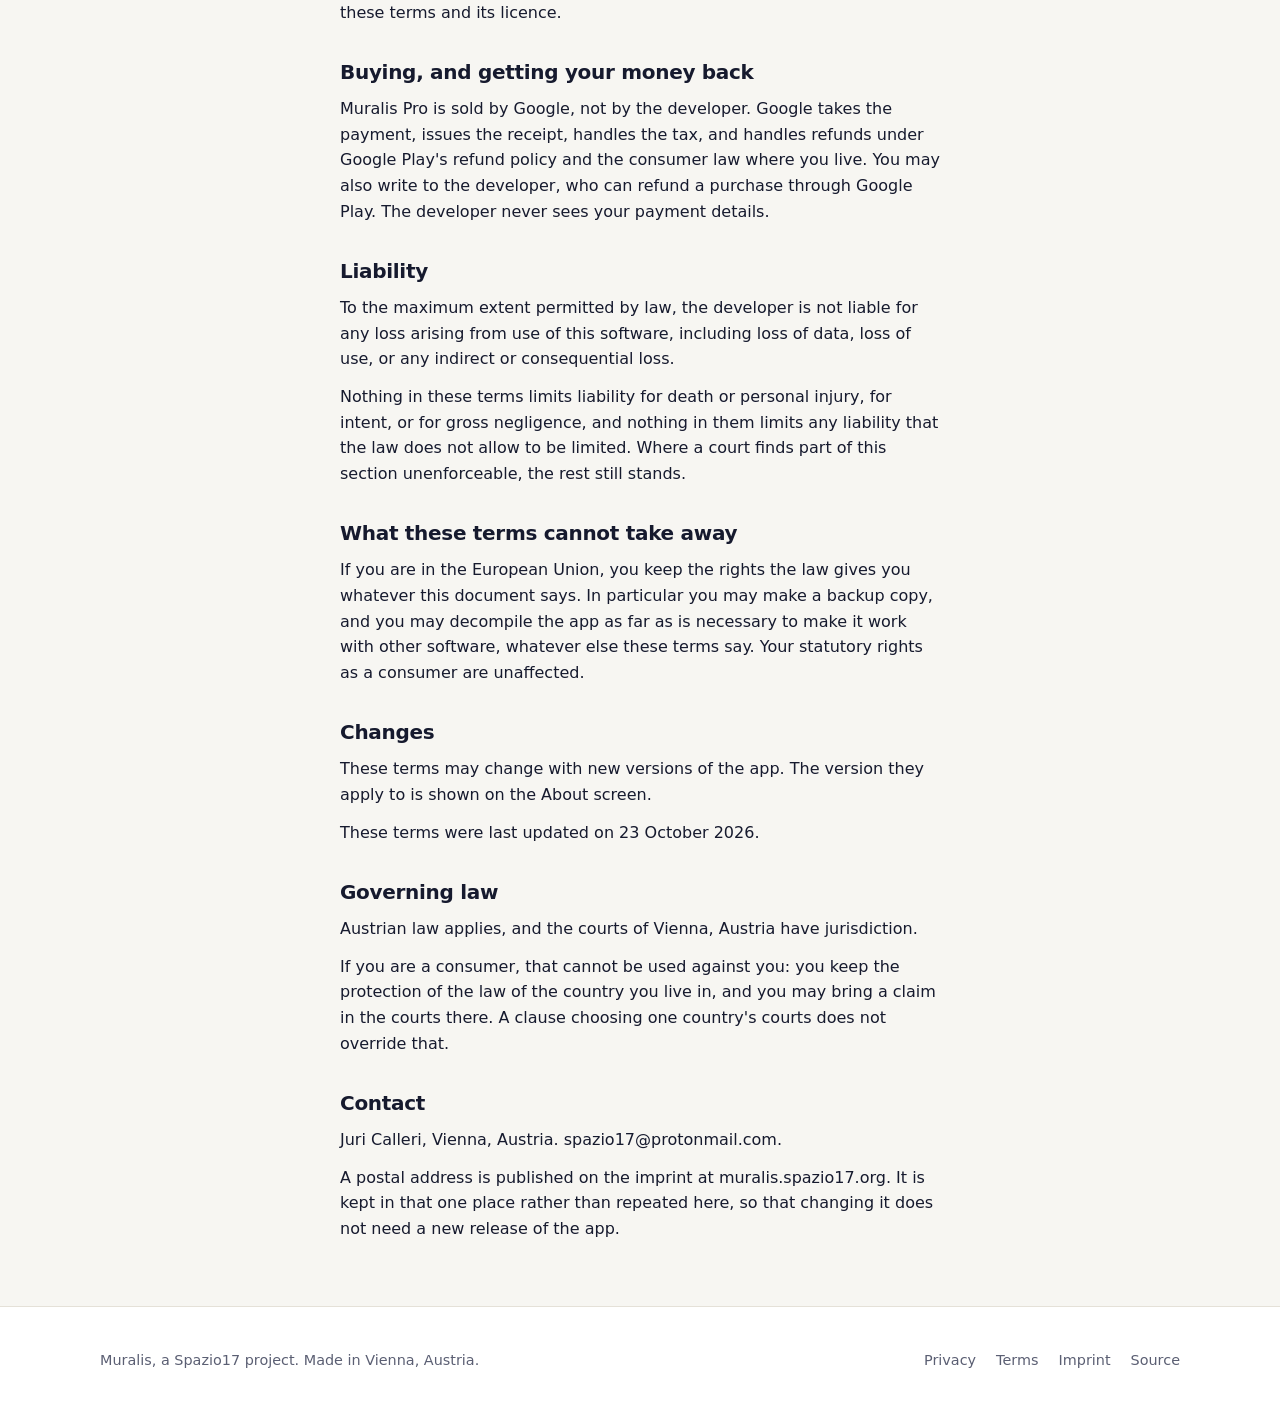
<file: terms/index.html>
<!doctype html>
<html lang="en">
<head>
<meta charset="utf-8">
<meta name="viewport" content="width=device-width, initial-scale=1">
<title>Muralis terms</title>
<meta name="description" content="What you may do with Muralis, what it does to a device it is installed on, how to get back out of the kiosk, and what is not promised.">
<link rel="canonical" href="https://muralis.spazio17.org/terms/">
<link rel="icon" href="../assets/img/icon-512.png" type="image/png">
<link rel="stylesheet" href="../assets/css/site.css?v=50">
<script>
  try {
    var t = localStorage.getItem('muralis-theme');
    if (t === 'light' || t === 'dark') document.documentElement.setAttribute('data-theme', t);
  } catch (e) { /* private mode: follow the system */ }
</script>
</head>
<body>

<header class="masthead">
  <div class="wrap">
    <a class="brand" href="../">
      <img src="../assets/img/icon-512.png" alt="">
      Muralis
    </a>
    <nav class="pagenav" aria-label="Pages">
      <a href="../">Overview</a>
      <a href="../features/">Features</a>
      <a href="../download/">Download</a>
      <a href="../setup/">Setup</a>
      <a href="../api/">API</a>
    </nav>
    <button class="menubtn" type="button" aria-expanded="false" aria-controls="sitemenu">
      <span class="bars" aria-hidden="true"></span>
      <span class="menubtn-label">Menu</span>
    </button>
  </div>
  <div class="sitemenu" id="sitemenu" hidden>
    <div class="wrap menuwrap">
      <nav class="menugroup" aria-label="Pages">
        <p class="menuhead">Pages</p>
        <a href="../">Overview</a>
        <a href="../features/">Features</a>
        <a href="../download/">Download</a>
        <a href="../setup/">Setup</a>
        <a href="../api/">API</a>
      </nav>
      <div class="menugroup">
        <p class="menuhead">Appearance</p>
        <div class="themepick" role="group" aria-label="Colour theme">
          <button type="button" data-theme="auto" aria-pressed="false">Auto</button>
          <button type="button" data-theme="light" aria-pressed="false">Light</button>
          <button type="button" data-theme="dark" aria-pressed="false">Dark</button>
        </div>
      </div>
    </div>
  </div>
</header>

<main class="wrap prose">

  <h1>Terms</h1>
  <p class="updated">
    The same text the app itself shows on its About screen, published here so it is readable without
    a device in front of you.
  </p>

  <!-- BEGIN GENERATED LEGAL TEXT: rendered from legal/terms.txt (sha256 71ceb070d6a33c64ad3d42bf03fd09d8a23a2c04a567792d52d082fbcccde873) by scripts/generate-legal.py. Edit the txt and re-run the script; do not edit this block by hand. -->
  <p>Terms for Muralis, a kiosk app that shows what you choose on hardware you own.</p>
  <h2>Using the app</h2>
  <p>Install and run Muralis on as many devices as you like, whether you own them or administer them for somebody else, for private or commercial purposes. You do not need an account, you do not need to register, and this does not expire.</p>
  <h2>The source code</h2>
  <p>Muralis&#x27;s source code is published under the PolyForm Shield License 1.0.0 (https://polyformproject.org/licenses/shield/1.0.0). In short: you may read it, learn from it, change it and use parts of it in your own projects, for any purpose except a product that competes with Muralis or with its paid editions, even a free one. The licence gives no right to use the name Muralis or its icon for another product. This summary is a help; the licence file published with the code is what decides.</p>
  <p>These terms add two rules of their own: you may not remove or work around the lock of a paid edition, and you may not pass Muralis off as your own work. Being paid to install and set up Muralis for others is welcome.</p>
  <p>Juri Calleri holds the copyright to Muralis. Contributors keep the copyright of their contributions and license them to him, as the contribution guide published with the code says. Parts that come from other projects keep their own licences, listed with the code.</p>
  <p>Required Notice: Copyright 2026 Juri Calleri (spazio17) and the Muralis contributors (https://github.com/spazio17/muralis)</p>
  <h2>Muralis Pro</h2>
  <p>Everything one panel does is free and stays free, on every panel you own, with no limit on how many. Each free panel stands on its own.</p>
  <p>Muralis Pro is a one time purchase for the fleet: up to six panels managed together from any of them, with no cloud and no server of ours. It belongs to the Google account that bought it, not to a device. Panels without a Google account take part through the panel or phone that holds the account: each time that device confirms the purchase, Pro stays on the other panels for thirty days, so it must be reachable on your network at least once a month. It does not expire and there is nothing to renew. It cannot be transferred, resold, or shared with another account.</p>
  <p>A panel without Pro is not nagged, not watermarked, and not degraded: it does everything on its own, and it can still be added to a fleet that has Pro.</p>
  <h2>What the app does to the device</h2>
  <p>Muralis is designed to take over a device. When granted device-owner status it becomes the home app, keeps the screen on its own task so other apps cannot be reached, turns off the system&#x27;s ways around the kiosk (such as the notification shade, the lock screen and starting in safe mode), allows only the system&#x27;s own keyboards and accessibility services besides the keyboard in use, keeps the screen on while charging, and grants itself the permissions its features use. Each feature still stays off until you switch it on.</p>
  <p>This is the intended behaviour of a kiosk, and you should understand it before provisioning a device you rely on for anything else.</p>
  <h2>Getting back out</h2>
  <p>There is always an escape route, and it does not require a cable: a series of corner taps that you record at the first start releases the kiosk and returns the system launcher. The combinations are shown in the app&#x27;s settings. Change them if you like, and remember what you changed them to.</p>
  <h2>Removing device-owner status</h2>
  <p>Device-owner status cannot be granted to an already-configured device, and removing it may require a factory reset. Provision deliberately.</p>
  <h2>What is not promised</h2>
  <p>Muralis is provided as is, without warranty of any kind. It is not suitable for any purpose where failure to display information could cause harm to people or property. Do not use it as the sole interface to safety equipment, medical devices, alarms, or anything that must be operable in an emergency.</p>
  <p>The dashboard it displays is not part of Muralis. Its availability, correctness and security are yours or its provider&#x27;s responsibility.</p>
  <h2>Remote control</h2>
  <p>Muralis can be controlled from your network: through its web administration, protected by the password you set, and through the other channels you switch on, such as MQTT, protected by your broker. Anyone who passes these checks can change what the panel shows and restart it, so choose a strong password, keep your broker&#x27;s access tight, and do not reuse a password you use anywhere else. The web administration uses an encrypted connection (HTTPS) and never takes the password over an unencrypted one: while it cannot use its certificate, for example after a restart until the device is first unlocked, it stays closed. MQTT is unencrypted unless you switch on encryption (TLS) for a broker that offers it. Use these channels only on a network you trust, and reach them over a VPN rather than by opening a port to the internet.</p>
  <h2>Pictures</h2>
  <p>What a panel shows, pictures and pages included, is your responsibility: make sure you have the right to show it where the panel is. Muralis grants no rights to anything it shows.</p>
  <h2>People in the room</h2>
  <p>If you switch on a feature that observes the room or the people in it, such as a camera, a microphone or a scan for nearby devices, you must tell the people there, and follow the law that applies where the panel is.</p>
  <h2>Other services</h2>
  <p>An integration uses your own account and key with the service it calls, under that service&#x27;s terms. Muralis is not part of those services and is not responsible for them, for what they answer or for whether they keep working. The integrations themselves are part of the app and come under these terms and its licence.</p>
  <h2>Buying, and getting your money back</h2>
  <p>Muralis Pro is sold by Google, not by the developer. Google takes the payment, issues the receipt, handles the tax, and handles refunds under Google Play&#x27;s refund policy and the consumer law where you live. You may also write to the developer, who can refund a purchase through Google Play. The developer never sees your payment details.</p>
  <h2>Liability</h2>
  <p>To the maximum extent permitted by law, the developer is not liable for any loss arising from use of this software, including loss of data, loss of use, or any indirect or consequential loss.</p>
  <p>Nothing in these terms limits liability for death or personal injury, for intent, or for gross negligence, and nothing in them limits any liability that the law does not allow to be limited. Where a court finds part of this section unenforceable, the rest still stands.</p>
  <h2>What these terms cannot take away</h2>
  <p>If you are in the European Union, you keep the rights the law gives you whatever this document says. In particular you may make a backup copy, and you may decompile the app as far as is necessary to make it work with other software, whatever else these terms say. Your statutory rights as a consumer are unaffected.</p>
  <h2>Changes</h2>
  <p>These terms may change with new versions of the app. The version they apply to is shown on the About screen.</p>
  <p>These terms were last updated on 23 October 2026.</p>
  <h2>Governing law</h2>
  <p>Austrian law applies, and the courts of Vienna, Austria have jurisdiction.</p>
  <p>If you are a consumer, that cannot be used against you: you keep the protection of the law of the country you live in, and you may bring a claim in the courts there. A clause choosing one country&#x27;s courts does not override that.</p>
  <h2>Contact</h2>
  <p>Juri Calleri, Vienna, Austria. spazio17@protonmail.com.</p>
  <p>A postal address is published on the imprint at muralis.spazio17.org. It is kept in that one place rather than repeated here, so that changing it does not need a new release of the app.</p>
  <!-- END GENERATED LEGAL TEXT -->

</main>

<footer>
  <div class="wrap">
    <span>Muralis, a <a href="https://spazio17.org/">Spazio17</a> project. Made in Vienna, Austria.</span>
    <nav>
      <a href="../privacy/">Privacy</a>
      <a href="../terms/">Terms</a>
      <a href="../imprint/">Imprint</a>
      <a href="https://github.com/spazio17/muralis">Source</a>
    </nav>
  </div>
</footer>

<script src="../assets/js/menu.js?v=1"></script>
<script src="../assets/js/theme.js?v=6"></script>
</body>
</html>
</file>
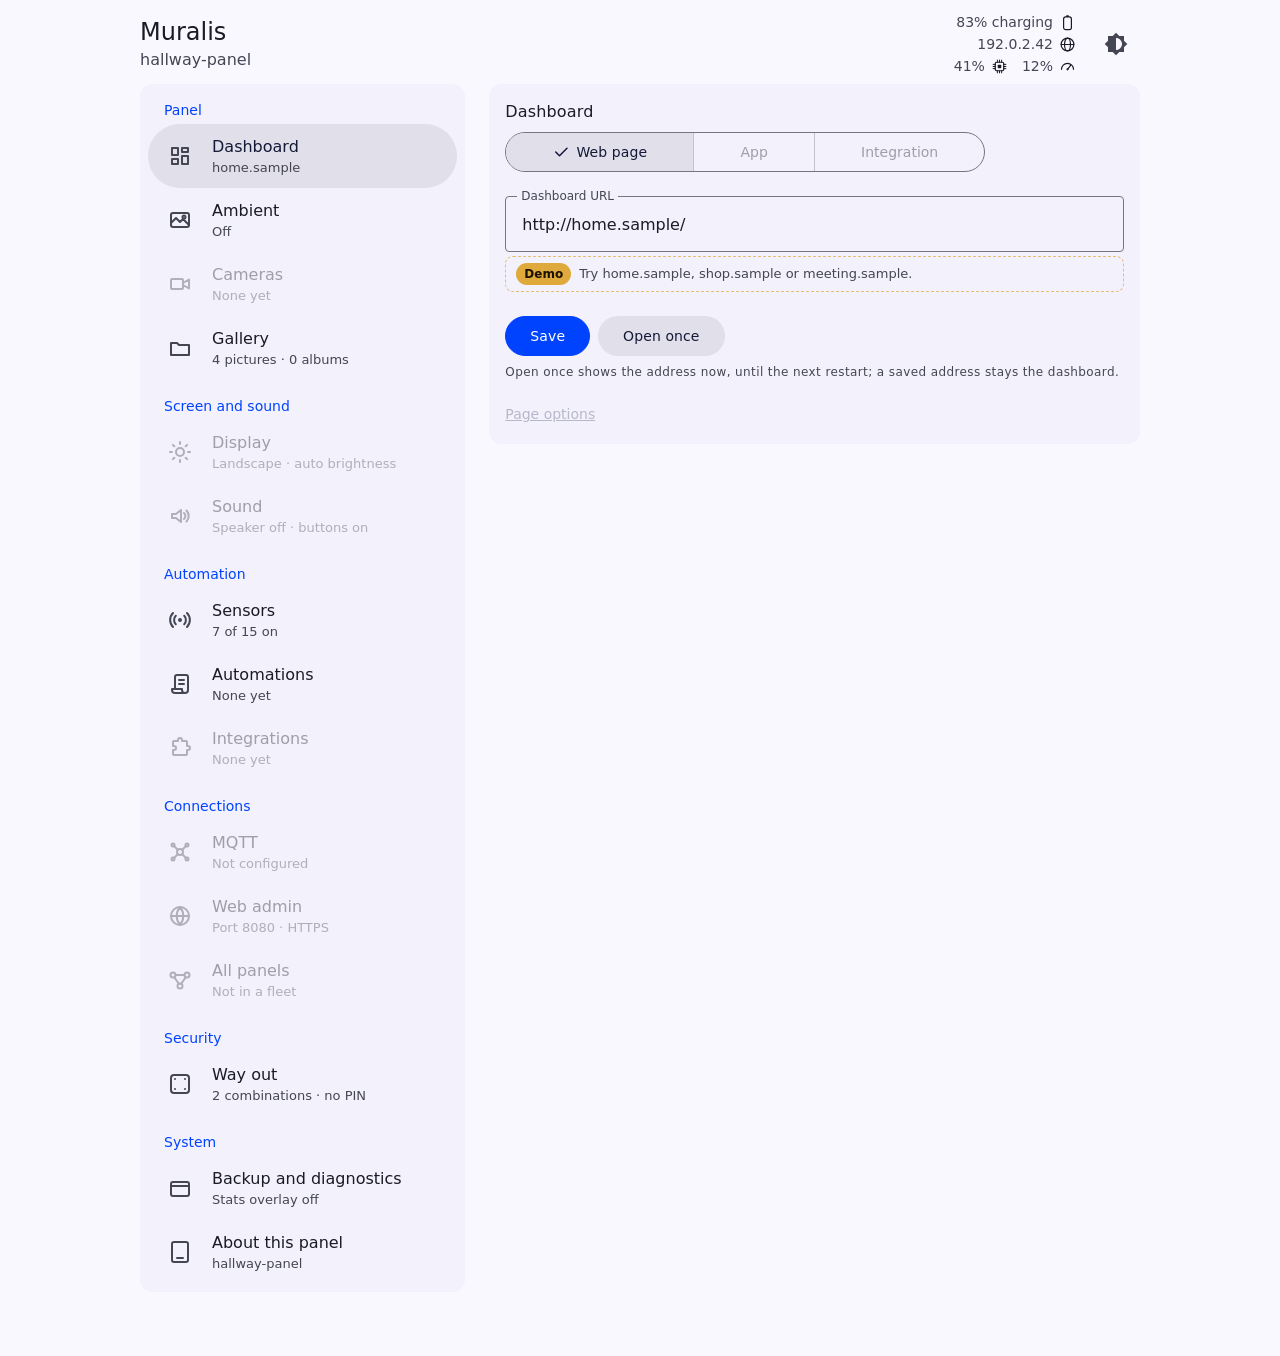
<file: demo/surface.html>
<!doctype html>
<html lang="en">
<head>
<meta charset="utf-8">
<meta name="viewport" content="width=device-width,initial-scale=1">
<title>Muralis demo</title>
<link rel="stylesheet" href="app/admin.css?v=3">
<link rel="stylesheet" href="app/admin_palettes.css?v=2">
<link rel="stylesheet" href="demo.css?v=9">
<script>
  // As the app's own pages: the js class before the first paint turns on list-detail from 840 px.
  document.documentElement.className += ' js';
  var SURFACE = new URLSearchParams(location.search).get('surface') === 'panel' ? 'panel' : 'web';
  document.documentElement.dataset.surface = SURFACE;
  // Before the first paint, so neither frame flashes the wrong colours.
  try { document.documentElement.setAttribute('data-theme', localStorage.getItem('muralis-demo-theme-' + SURFACE) || (SURFACE === 'panel' ? 'dark' : 'system')); } catch (e) {}
</script>
</head>
<body>
<div id="wall" hidden></div>
<main id="settings"></main>
<div class="demo-snack" id="snack" role="status" aria-live="polite" hidden></div>
<script src="glyphs.js?v=3"></script>
<script src="demo.js?v=12"></script>
</body>
</html>
</file>
<file: assets/css/home.css>
/* The home page: a tablet on a wall. Night bands for the panel in the dark, plaster for the wall
   by day, ultramarine for what you press, fresco gold only as light falling on the wall.
   Archivo for headings, Atkinson Hyperlegible for text. The other pages keep site.css. */
@font-face{font-family:'Archivo';src:url(../fonts/archivo.woff2) format('woff2');font-weight:100 900;font-display:swap}
@font-face{font-family:'Atkinson';src:url(../fonts/atkinson-400.woff2) format('woff2');font-weight:400;font-display:swap}
@font-face{font-family:'Atkinson';src:url(../fonts/atkinson-700.woff2) format('woff2');font-weight:700;font-display:swap}

:root{
 --night:#12131d;--night-2:#1b1d2b;--night-3:#252839;--night-line:#343850;--night-edge:#474c68;
 --paper:#f7f3ea;--white:#fffdf8;--wall:#efe7d6;--line:#e1d8c4;
 --ink:#191b28;--sub:#4b4e60;--on-night:#e4e6f6;--sub-night:#b4b8d2;
 --blue:#1c39bb;--blue-ink:#152c94;--sky:#b9c3ff;--sky-hover:#d6dcff;--on-sky:#0b1a66;
 /* Material 3 secondary-container from the same blue: the chosen Home/Pro/Business, quieter than the one filled action */
 --sel:#3b4374;--on-sel:#dee0ff;
 --gold:#e0a93b;--display:'Archivo',system-ui,sans-serif;--r:14px}
*{box-sizing:border-box}
html{scroll-behavior:smooth;scroll-padding-top:72px}
body{margin:0;background:var(--paper);color:var(--ink);font:400 1.0625rem/1.6 'Atkinson',system-ui,sans-serif}
h1,h2,h3{font-family:var(--display);margin:0;letter-spacing:-.015em}
a{color:inherit}
:focus-visible{outline:3px solid var(--blue);outline-offset:3px;border-radius:6px}
.dark :focus-visible,nav :focus-visible{outline-color:var(--sky)}
.in{max-width:1160px;margin:0 auto;padding:0 24px}
.skip{position:absolute;left:-999px;top:8px;z-index:50;background:var(--sky);color:var(--on-sky);padding:8px 14px;border-radius:8px}
.skip:focus{left:8px}
.btn{display:inline-flex;align-items:center;gap:8px;padding:13px 22px;border-radius:999px;font-weight:700;text-decoration:none;font-size:1rem;min-height:48px}
.btn.primary{background:var(--blue);color:#fff}.btn.primary:hover{background:var(--blue-ink)}
button.btn{border:0;background:none;color:inherit;font-family:inherit;cursor:pointer}
.btn.quiet{box-shadow:inset 0 0 0 1.5px currentColor}
.dark .btn.primary,nav .btn.primary{background:var(--sky);color:var(--on-sky)}
.dark .btn.primary:hover,nav .btn.primary:hover{background:var(--sky-hover)}
h2.big{font-size:clamp(2rem,3.6vw,2.9rem);line-height:1.05;font-weight:800}
.intro{color:var(--sub);margin:12px 0 0;max-width:60ch}
.dark .intro{color:var(--sub-night)}
section{padding:96px 0}

/* nav */
nav{position:sticky;top:0;z-index:20;background:rgba(18,19,29,.95);-webkit-backdrop-filter:blur(10px);backdrop-filter:blur(10px);color:var(--on-night)}
nav .in{display:flex;align-items:center;gap:24px;height:64px}
nav .logo{display:flex;align-items:center;gap:10px;font:700 1.15rem var(--display);text-decoration:none}
nav .logo img{width:30px;height:30px;border-radius:8px}
nav ul{display:flex;gap:20px;list-style:none;margin:0 0 0 12px;padding:0;font-size:.95rem;white-space:nowrap}nav .drop ul{white-space:normal}
nav ul a{text-decoration:none;color:var(--sub-night)}nav ul a:hover{color:#fff}
nav .drop{position:relative}
nav .drop button{display:flex;align-items:center;gap:4px;border:0;background:none;padding:0;color:var(--sub-night);font:inherit;cursor:pointer}nav .drop button:hover,nav .drop button[aria-expanded="true"]{color:#fff}
nav .drop button svg{width:16px;height:16px;fill:none;stroke:currentColor;stroke-width:2;stroke-linecap:round;stroke-linejoin:round;transition:transform .2s}nav .drop button[aria-expanded="true"] svg{transform:rotate(180deg)}
nav .drop ul{position:absolute;top:calc(100% + 14px);left:-12px;flex-direction:column;gap:0;margin:0;padding:6px;width:max-content;max-width:320px;background:var(--night-2);border:1px solid var(--night-line);border-radius:12px;box-shadow:0 12px 32px rgba(0,0,0,.4)}nav .drop ul[hidden]{display:none}
nav .drop ul a{display:flex;flex-direction:column;justify-content:center;min-height:48px;padding:8px 12px;border-radius:8px}nav .drop ul b{color:var(--on-night);font-weight:600}nav .drop ul span{font-size:.82rem;line-height:1.35}nav .drop ul a:hover{background:var(--night-3)}
nav .btn{padding:9px 16px;font-size:.9rem;min-height:40px;white-space:nowrap}

/* the switch: Home, Pro, Business */
.mode{display:inline-grid;grid-template-columns:repeat(3,1fr);position:relative;background:var(--night-3);border-radius:999px;padding:4px;margin-left:auto}
.mode button{position:relative;z-index:1;display:flex;align-items:center;justify-content:center;gap:7px;border:0;background:none;color:var(--sub-night);font:700 .9rem 'Atkinson',sans-serif;padding:7px 14px;border-radius:999px;cursor:pointer;min-height:36px}
.mode button svg{width:17px;height:17px;stroke:currentColor;fill:none;stroke-width:2;stroke-linecap:round;stroke-linejoin:round}
.mode button[aria-pressed="true"]{color:var(--on-sel)}
.mode button[aria-pressed="true"] svg{stroke:var(--sky)}
.mode button:hover{background:rgba(228,230,246,.08);color:var(--on-night)}
.mode button[aria-pressed="true"]:hover{background:rgba(222,224,255,.08);color:var(--on-sel)}
.mode .thumb{position:absolute;top:4px;bottom:4px;left:4px;width:calc((100% - 8px)/3);background:var(--sel);box-shadow:inset 0 0 0 1.5px var(--sky);border-radius:999px;transition:transform .35s cubic-bezier(.3,1.3,.5,1)}
html[data-mode="pro"] .mode .thumb{transform:translateX(100%)}
html[data-mode="business"] .mode .thumb{transform:translateX(200%)}
html[data-mode="home"] [data-for]:not([data-for~="home"]),html[data-mode="pro"] [data-for]:not([data-for~="pro"]),
html[data-mode="business"] [data-for]:not([data-for~="business"]){display:none !important}
.swap{animation:swap .45s ease}
@keyframes swap{0%{opacity:0;transform:translateY(6px)}100%{opacity:1;transform:none}}

/* hero: the panel at night, its screen coming on */
.hero{background:var(--night);color:var(--on-night);text-align:center;padding:clamp(28px,6vh,72px) 0 0;overflow:hidden;position:relative}
/* The hero's ultramarine glow, behind its words and behind its tablet. */
.hero::before,.hero::after{content:'';position:absolute;pointer-events:none;z-index:0;background:radial-gradient(closest-side,rgba(46,74,214,.30),transparent)}
.hero::before{left:50%;top:-12%;width:min(1000px,140vw);height:620px;transform:translateX(-50%)}
.hero::after{left:50%;bottom:-8%;width:min(900px,150vw);height:520px;transform:translateX(-50%)}
.hero>.in,.hero>.hall{position:relative;z-index:1}
.hero h1{font-size:clamp(2.8rem,min(9vw,12vh),7.2rem);line-height:.95;font-weight:800;letter-spacing:-.03em}
.hero .line{font:600 clamp(1.25rem,2.4vw,1.75rem)/1.3 var(--display);color:#fff;margin:18px auto 0;max-width:36ch}
.hero .line span{display:block;text-wrap:balance}
.hero .lead{max-width:56ch;margin:16px auto 0;color:var(--sub-night);font-size:1.08rem}
.hero .acts{margin:clamp(16px,3vh,30px) 0 0;display:flex;gap:12px;justify-content:center;flex-wrap:wrap}
.facts{display:flex;gap:14px 24px;justify-content:center;flex-wrap:wrap;margin:clamp(14px,2.6vh,28px) 0 0;padding:0;list-style:none;color:var(--sub-night);font-size:.95rem}
.facts li{display:flex;align-items:center;gap:8px}.facts svg{width:18px;height:18px;stroke:var(--sky);fill:none;stroke-width:2}
.hall{position:relative;margin:clamp(20px,4vh,64px) auto 0;width:min(820px,92vw)}
.glow{position:absolute;left:50%;top:44%;width:150%;aspect-ratio:1.6;transform:translate(-50%,-50%);
 background:radial-gradient(closest-side,rgba(185,195,255,.26),rgba(185,195,255,.07) 55%,transparent 75%);opacity:0;animation:glow 1.6s .9s ease-out forwards;pointer-events:none}
.tablet{position:relative;background:#0a0b12;border-radius:26px;padding:14px;box-shadow:0 30px 60px -24px #000c,0 0 0 1px #262a3c}
.glass{position:relative;border-radius:10px;overflow:hidden;line-height:0;background:#000;aspect-ratio:16/10}
.glass img{width:100%;height:100%;object-fit:cover;display:block}
.hero .glass::after{content:'';position:absolute;inset:0;background:#fff;opacity:0;animation:flash .5s .6s ease-out;pointer-events:none}
.hero .glass .reel{position:absolute;inset:0;animation:poweron 1.1s .6s ease-out both}
.hero .glass .reel img{position:absolute;inset:0;opacity:0;transform:scale(1.03);transition:opacity .9s ease,transform 5.5s cubic-bezier(.2,.6,.3,1)}
.hero .glass .reel img.on{opacity:1;transform:none;z-index:2}
.hero .glass .reel img.was{opacity:1;z-index:1}
.hero .glass .reel.swap{animation:poweron .9s ease-out both}
.cord{display:block;margin:0 auto;height:clamp(60px,12vh,150px);width:auto;overflow:visible}
.cord path{stroke-dasharray:240;stroke-dashoffset:240;animation:draw 1.2s 1.4s ease-in-out forwards}
.socket{opacity:0;animation:fadein .4s 2.4s forwards}
.sidecord{display:none}
@keyframes poweron{0%{opacity:0;filter:brightness(2.4)}35%{opacity:.9}100%{opacity:1;filter:none}}
@keyframes flash{0%{opacity:0}20%{opacity:.35}100%{opacity:0}}
@keyframes glow{to{opacity:1}}@keyframes draw{to{stroke-dashoffset:0}}@keyframes fadein{to{opacity:1}}
/* The greeting, drawn by the scroll: at the top of the page the hero tablet is big and centred with
   "Welcome to Muralis"; scrolling shrinks it into its place while the text comes in, and scrolling
   back up makes it big again (home.js). The hero stays pinned under the bar while it happens. */
.greet{display:none}
html.scrollhero .hero{position:sticky;top:64px}
html.scrollhero .greet{display:flex;position:absolute;inset:0;z-index:5;flex-direction:column;align-items:center;justify-content:center;gap:4%;background:radial-gradient(circle at 50% 45%,#1d2033,#000 70%);line-height:1.1;pointer-events:none}
html.scrollhero .greet img{width:14%;height:auto;border-radius:22%}
html.scrollhero .greet p{margin:0;font:700 clamp(1rem,4.2vw,3.2rem) var(--display);letter-spacing:-.02em;color:#fff}

@media (max-height:820px) and (max-width:999px){.hero .facts{display:none}.hero .lead{font-size:1rem;margin-top:10px}.hero .line{font-size:clamp(1.1rem,2.6vh,1.5rem)}}
/* wide: text at the left, the tablet at the right, its cord leaving the right side down to a
   socket; the hero is exactly one screen */
@media (min-width:1000px){
 .hero{display:grid;grid-template-columns:minmax(0,1fr) minmax(0,1.45fr);align-items:center;column-gap:clamp(24px,4vw,64px);
  min-height:calc(100svh - 64px);padding:clamp(24px,5vh,56px) max(32px,calc((100vw - 1640px)/2)) clamp(48px,8vh,88px) max(24px,calc((100vw - 1160px)/2 + 24px));text-align:left}
 .hero .in{padding:0;margin:0;max-width:none}
 .hero h1{font-size:clamp(3rem,min(7vw,12vh),6.6rem)}
 .hero .line,.hero .lead{margin-left:0;margin-right:0}
 .hero .acts,.hero .facts{justify-content:flex-start}
 .hero .hall{margin:0;justify-self:start}
 .hero::before{left:max(-120px,calc((100vw - 1160px) / 2 - 220px));top:2%;width:900px;height:720px;transform:none}
 .hero::after{left:auto;bottom:auto;right:-6%;top:50%;width:min(1300px,80vw);height:900px;transform:translateY(-50%);background:radial-gradient(closest-side,rgba(46,74,214,.26),transparent)}
 .hero .cord{display:none}
 .sidecord{display:block;position:absolute;left:0;top:0;overflow:visible;pointer-events:none}
 .sidecord path{fill:none;stroke:var(--night-line);stroke-width:6;stroke-linecap:round}
}

/* a day on the wall */
.day .in{display:grid;grid-template-columns:1.05fr 1fr;gap:64px;align-items:start}
.stage{position:sticky;top:96px}
/* A wide screen: the heading stays on top, the panel stays in the middle of the screen, and the
   step whose dot passes that middle is the one the panel shows (home.js reads the same line). */
@media (min-width:901px) and (orientation:landscape){
 .stage{top:64px;height:calc(100vh - 64px);display:flex;flex-direction:column;justify-content:center}
 .day-head{position:sticky;top:64px;z-index:2;background:var(--paper);padding:24px 0 16px;margin-top:-24px}
 /* Room under the last step, so its dot reaches the middle while the panel is still there. */
 .steps .step:last-child{min-height:calc(50vh - 10px);padding-bottom:0}
}
.room{--wall:#22283d;--light:transparent;position:relative;border-radius:22px;padding:42px 46px 30px;background:var(--wall);transition:background 1.1s ease;overflow:hidden}
.room::before{content:'';position:absolute;inset:-20%;background:radial-gradient(60% 50% at var(--lx,80%) var(--ly,10%),var(--light),transparent 70%);transition:background 1.1s ease;pointer-events:none}
.room .tablet{padding:11px;border-radius:20px}
.clock{position:absolute;top:14px;right:18px;font:700 1.05rem var(--display);color:#fff;opacity:.9;transition:color 1.1s}
.room[data-light="day"] .clock{color:var(--ink)}
.screen{position:absolute;inset:0;display:flex;align-items:center;justify-content:center;flex-direction:column;gap:10px;transition:opacity .6s ease;opacity:0;pointer-events:none;line-height:1.2}
.screen.dash{opacity:1}
.s-ready{background:#000;color:#c5c9de;font:600 .95rem 'Atkinson',sans-serif}.s-ready img{width:56px !important;height:56px !important;border-radius:14px}
.s-reload .bar{position:absolute;top:0;left:0;height:4px;width:0;background:var(--blue)}
.s-reload .note,.s-frozen .note{position:absolute;bottom:12px;left:50%;transform:translateX(-50%);background:#191b28e6;color:#fff;font:600 .85rem 'Atkinson',sans-serif;padding:8px 14px;border-radius:999px;white-space:nowrap}
.s-ambient{background:#000}.s-ambient img{width:100%;height:100%;object-fit:cover}
.s-off{background:#000}
/* A message from outside: the status light around the screen and a pop-up over the page. */
.s-notify{--led:#2fbf5b;justify-content:flex-end;padding-bottom:7%;box-shadow:inset 0 0 0 6px var(--led)}
html[data-mode="pro"] .s-notify{--led:#e0a93b}html[data-mode="business"] .s-notify{--led:#e5484d}
.s-notify .pop{margin:0;max-width:72%;padding:10px 14px;border-radius:10px;background:#fff;color:var(--ink);font:400 .85rem/1.35 'Atkinson',sans-serif;box-shadow:0 8px 20px -8px #0008}
.s-notify .pop b{display:block;font-weight:700;font-size:.95rem}
@media (max-width:900px){.s-notify{padding-bottom:5%;box-shadow:inset 0 0 0 4px var(--led)}.s-notify .pop{padding:6px 10px;font-size:.72rem;border-radius:8px}.s-notify .pop b{font-size:.8rem}}
.room[data-state="ready"] .s-ready,.room[data-state="reload"] .s-reload,.room[data-state="ambient"] .s-ambient,
.room[data-state="frozen"] .s-frozen,.room[data-state="off"] .s-off,.room[data-state="notify"] .s-notify{opacity:1}
.room[data-state="ready"] .dash,.room[data-state="ambient"] .dash,.room[data-state="off"] .dash{opacity:0}
.room[data-state="frozen"] .dash img{filter:grayscale(.6) brightness(.85)}
.room[data-state="reload"] .s-reload .bar{animation:load 2.2s ease-out infinite}
.room[data-state="wake"] .glass{box-shadow:0 0 0 2px var(--sky)}
@keyframes load{0%{width:0}70%{width:100%}100%{width:100%;opacity:0}}
.room .cordlet{display:block;margin:0 auto;width:60px;height:44px}
.steps{list-style:none;margin:40px 0 0;padding:0;position:relative}
.steps::before{content:'';position:absolute;left:11px;top:8px;bottom:8px;width:2px;background:var(--line)}
.step{position:relative;padding:0 0 0 44px;min-height:34vh;opacity:.85;transition:opacity .4s}
.step:last-child{min-height:0;padding-bottom:12vh}
.step::before{content:'';position:absolute;left:4px;top:6px;width:16px;height:16px;border-radius:50%;background:var(--paper);box-shadow:inset 0 0 0 3px var(--line);transition:box-shadow .4s,background .4s}
.step.on{opacity:1}.step.on::before{background:var(--blue);box-shadow:none}
.step time{font:800 1.9rem/1 var(--display);display:block}
.step h3{font-size:1.2rem;margin:8px 0 4px}.step p{margin:0;color:var(--sub);max-width:42ch}

/* the panel as it is: the stats switch, then the screens */
.look{background:var(--white);border-top:1px solid var(--line)}

.look h3{font-size:1.5rem;line-height:1.15}
/* The demo: wider than the other sections, a tablet with the panel and a phone with the web admin on one row. */
.demo{display:flex;gap:32px;align-items:center;justify-content:center;margin-top:40px;width:min(1480px,100vw - 48px);margin-inline:calc((100% - min(1480px,100vw - 48px)) / 2)}
.demo-tablet-col{flex:1 1 auto;max-width:980px}
.demo-tablet{padding:14px;border-radius:24px}
/* The demo's way in, given beside its corners the way a demo site gives its test login. */
.demo-taps{display:flex;justify-content:space-between;gap:16px}
/* The arrows end over the panel's own corners, where the taps count: 14 px of frame plus half
   of the 64 px corner. Taps pass through them; each fades once its corner has been tapped. */
.demo-arrow{position:absolute;bottom:-32px;width:60px;height:80px;fill:none;stroke-linecap:round;stroke-linejoin:round;pointer-events:none;z-index:2;transition:opacity .6s;filter:drop-shadow(0 0 1.5px #fff) drop-shadow(0 0 1.5px #fff)}
.demo-arrow path{stroke:var(--ink);stroke-width:2.5}
.demo-arrow.l{left:16px}.demo-arrow.r{right:16px;transform:scaleX(-1)}.demo-arrow.gone{opacity:0}
.demo-taps p{margin:0;padding:22px 0 0 80px;font-size:1rem;line-height:1.3;color:var(--sub)}
.demo-taps .r{padding:22px 80px 0 0;text-align:right}.demo-taps b{color:var(--ink);margin-right:4px}
.demo-sr{position:absolute;width:1px;height:1px;overflow:hidden;clip-path:inset(50%);white-space:nowrap;padding:0}
.demo-tablet iframe{display:block;width:100%;aspect-ratio:16/10;border:0;border-radius:8px;background:#000}
.demo-phone{flex:0 0 340px;background:#0a0b12;border-radius:40px;padding:12px;box-shadow:0 30px 60px -24px #000c,0 0 0 1px #262a3c}
.demo-urlbar{background:#e8e7f5;border-radius:28px 28px 0 0;padding:14px 16px 10px;font:.8rem/1.2 system-ui,sans-serif;color:#444654}
.demo-urlbar span{display:block;background:#fff;border-radius:999px;padding:6px 12px;overflow:hidden;text-overflow:ellipsis;white-space:nowrap}
.demo-phone iframe{display:block;width:100%;aspect-ratio:9/17;border:0;border-radius:0 0 28px 28px;background:#12131d}
/* The guide above the frames, in the site's own style so it never looks like part of the app. */
.demo-guide{display:flex;flex-wrap:wrap;align-items:center;gap:12px 20px;margin-top:32px;padding:14px 18px;border-radius:14px;background:var(--wall);border:1px solid var(--line);position:sticky;top:76px;z-index:6;box-shadow:0 8px 24px -16px rgba(18,19,29,.35)}
.demo-guide[hidden]{display:none}
.demo-step{flex:1 1 320px;margin:0;font-size:1.05rem;color:var(--ink)}
.demo-count{color:var(--blue)}
.demo-guide-acts{display:flex;flex-wrap:wrap;gap:8px}
.demo-gbtn{display:inline-flex;align-items:center;gap:4px;min-height:44px;padding:0 16px;border:1px solid var(--line);border-radius:999px;background:var(--white);color:var(--ink);font:inherit;font-weight:600;cursor:pointer}
.demo-gbtn:hover{border-color:var(--blue)}.demo-gbtn[hidden]{display:none}
.demo-gbtn svg{width:18px;height:18px;fill:none;stroke:currentColor;stroke-width:2;stroke-linecap:round;stroke-linejoin:round}
.demo-next{background:var(--blue);border-color:var(--blue);color:#fff}
.demo-tours{position:relative}
#demo-tour-list{position:absolute;top:calc(100% + 6px);left:0;z-index:10;min-width:260px;margin:0;padding:6px;list-style:none;background:var(--white);border:1px solid var(--line);border-radius:12px;box-shadow:0 12px 32px rgba(18,19,29,.18)}
#demo-tour-list[hidden]{display:none}
#demo-tour-list button{display:block;width:100%;min-height:44px;padding:0 12px;border:0;border-radius:8px;background:none;text-align:left;font:inherit;color:var(--ink);cursor:pointer}
#demo-tour-list button:hover{background:var(--wall)}
.demo-switch{display:none;margin-top:16px;border:1px solid var(--line);border-radius:999px;overflow:hidden}
.demo-switch button{position:relative;flex:1;min-height:44px;border:0;background:none;font:inherit;font-weight:600;color:var(--ink);cursor:pointer}
.demo-switch button[aria-pressed="true"]{background:var(--sky);color:var(--on-sky)}
.demo-switch .demo-dot::after{content:'';position:absolute;top:10px;right:16px;width:8px;height:8px;border-radius:50%;background:#e0a93b}
.demo-under{display:flex;flex-wrap:wrap;align-items:center;justify-content:center;gap:12px 20px;margin-top:24px}
.demo-lux{display:flex;align-items:center;gap:12px;min-height:44px;padding:0 16px;border:1px solid var(--line);border-radius:999px;font-weight:600;color:var(--ink)}
.demo-lux[hidden]{display:none}.demo-lux input{width:180px;accent-color:var(--blue)}
.demo-lux output{min-width:56px;font-variant-numeric:tabular-nums;color:var(--sub);font-weight:400}
.demo-ringed{outline:3px solid #e0a93b;outline-offset:3px}
/* A phone held sideways: the guide scrolls away and the tablet shrinks to the screen's height
   (64 px bar, about 84 px for the notes below it), so both corners and their notes fit at once. */
@media (max-height:500px){.demo-guide{position:static}.demo-tablet-col{max-width:calc((100svh - 148px) * 1.6 + 28px)}}
.demo-note{text-align:center;color:var(--sub);font-size:.9rem;margin-top:12px}
@media (max-width:599px){.demo-guide{padding:10px 12px;gap:8px}.demo-step{font-size:.95rem;flex-basis:100%}.demo-guide-acts{flex-wrap:nowrap}.demo-guide .demo-gbtn{min-height:40px;padding:0 12px}.demo-switch{display:flex}.demo[data-show="panel"] .demo-phone,.demo[data-show="web"] .demo-tablet-col{display:none}.demo-taps b{display:block;margin:0}.demo-tablet iframe{aspect-ratio:10/16}.demo-phone{width:100%}.demo{margin-top:16px}}
@media (max-width:1000px){.demo{flex-direction:column}.demo-tablet-col{width:100%}.demo-phone{flex-basis:auto;width:340px;max-width:100%}}

/* everything it does */
/* Everything a wall screen needs: a bento of living tiles, each a small drawn tablet playing its feature. */
#does{--amber:#e0a93b;--green:#3fbf7f;--red:#ef5b5b;--ultra:#2e4ad6}
/* ---- the section ---- */#does{position:relative;background:var(--night);color:var(--on-night);padding:96px 16px 104px;overflow:hidden}
#does::before{content:'';position:absolute;left:50%;top:-20%;width:1100px;height:700px;transform:translateX(-50%);background:radial-gradient(closest-side,rgba(46,74,214,.28),transparent);pointer-events:none}
#does h2{font:800 clamp(2.3rem,5.4vw,4rem)/1 'Archivo',sans-serif;letter-spacing:-.03em;margin:0 0 14px;color:#fff;max-width:14ch}
#does .intro{color:var(--sub-night);max-width:56ch;margin:0;font-size:1.08rem}
/* the bento: one big tile, four small, one wide, and the way to every feature */#does .bento{display:grid;grid-template-columns:repeat(4,minmax(0,1fr));grid-auto-rows:auto;gap:16px;margin:48px 0 0}
#does .tile{position:relative;display:flex;flex-direction:column;background:linear-gradient(180deg,var(--night-2),#171926);border:1px solid var(--night-line);border-radius:22px;padding:14px 14px 20px;transition:transform .3s cubic-bezier(.2,.7,.2,1),border-color .3s}
#does .tile:hover{transform:translateY(-3px);border-color:var(--night-edge)}
#does .tile.big{grid-column:span 2;grid-row:span 2}
#does .tile.wide{grid-column:span 2}
#does .scene{position:relative;border-radius:14px;background:#0d0e16;overflow:hidden;aspect-ratio:12/7}
#does .tile.big .scene{aspect-ratio:auto;flex:1;min-height:300px;container-type:size}
#does .tile.wide .scene{aspect-ratio:auto;height:150px}
#does .scene svg{display:block;width:100%;height:100%}
#does .tile h3{font:700 1.2rem/1.25 'Archivo',sans-serif;color:#fff;margin:16px 6px 4px;display:flex;gap:8px;align-items:center;flex-wrap:wrap}
#does .tile.big h3{font-size:1.7rem;margin-top:20px}
#does .tile p{margin:0 6px;color:var(--sub-night);font-size:.98rem}
#does .tile.big p{font-size:1.08rem;max-width:40ch}
#does .soon{font:700 11px/1 'Atkinson',sans-serif;color:#3b2a00;background:var(--amber);border-radius:999px;padding:5px 9px;letter-spacing:.02em}
#does .cta{grid-column:span 2;display:flex;flex-direction:column;justify-content:center;gap:10px;text-decoration:none;color:var(--on-sky);background:var(--sky);border-radius:22px;padding:28px 30px;transition:transform .3s cubic-bezier(.2,.7,.2,1),background .3s}
#does .cta:hover{transform:translateY(-3px);background:#d6dcff}
#does .cta strong{font:800 clamp(1.6rem,3vw,2.2rem)/1.05 'Archivo',sans-serif;letter-spacing:-.02em;display:flex;align-items:center;gap:12px}
#does .cta strong svg{width:30px;height:30px;stroke:currentColor;fill:none;stroke-width:2.4;stroke-linecap:round;stroke-linejoin:round;transition:transform .3s}
#does .cta:hover strong svg{transform:translateX(6px)}
#does .cta span{font-size:1rem;opacity:.85}
/* the big tablet in the hero tile */#does .tab{position:absolute;left:50%;top:46%;width:min(84%,calc((100cqh - 40px)*1.6));aspect-ratio:16/10;transform:translate(-50%,-50%);background:#0a0b12;border-radius:18px;padding:3.2%;box-shadow:0 30px 50px -24px #000,0 0 0 1px #262a3c}
#does .tab .dz-glass{position:relative;width:100%;height:100%;border-radius:8px;overflow:hidden;background:#000;container-type:inline-size}
#does .tab .dz-glass img{position:absolute;inset:0;width:100%;height:100%;object-fit:cover}
#does .chip{position:absolute;left:50%;bottom:4%;transform:translateX(-50%);white-space:nowrap;background:rgba(18,19,29,.92);border:1px solid var(--night-edge);color:var(--on-night);font:700 13px 'Atkinson',sans-serif;padding:6px 12px;border-radius:999px}
#does .ring{position:absolute;width:44px;height:44px;margin:-22px 0 0 -22px;border-radius:50%;border:2.5px solid var(--sky);opacity:0}
#does .seg{position:absolute;left:50%;top:3.5%;transform:translateX(-50%);display:flex;background:rgba(18,19,29,.92);border:1px solid var(--night-edge);border-radius:999px;padding:3px;font:700 12px 'Atkinson',sans-serif}
#does .seg i{position:relative;font-style:normal;padding:4px 10px;border-radius:999px;color:var(--sub-night)}
#does .seg i.p{background:var(--sel);color:var(--on-sel)}
#does .seg .tapr{position:absolute;left:50%;top:50%;width:30px;height:30px;margin:-15px 0 0 -15px;border-radius:50%;border:2px solid var(--sky);opacity:0}
#does .badge{position:absolute;left:3%;top:4%;background:#12131d;color:var(--on-night);font:700 2.4cqw/1 'Atkinson',sans-serif;padding:1.2cqw 2cqw;border-radius:99px;opacity:0}
#does .big .dz-swap{opacity:0}
/* the panel's own settings, drawn as it looks (list and detail on a landscape tablet) */#does .set{position:absolute;inset:0;background:#12131d;color:var(--on-night);font-family:'Atkinson',sans-serif;padding:3.4cqw 4cqw;display:grid;grid-template-columns:40% 1fr;grid-template-rows:auto 1fr;gap:2.6cqw 3cqw}
#does .set .ab{grid-column:1/-1;display:flex;justify-content:space-between;align-items:flex-start}
#does .set .ab b{display:block;font:400 4.6cqw/1 'Atkinson',sans-serif;color:#fff}
#does .set .ab small{display:block;font-size:2.5cqw;color:var(--sub-night);margin-top:.8cqw}
#does .set .ab span{font-size:2.1cqw;color:var(--sub-night);text-align:right;line-height:1.5}
#does .set .nav{display:flex;flex-direction:column;gap:.8cqw}
#does .set .lab{font-size:2.1cqw;line-height:1.3;color:#8fa0ff;margin:0 0 .2cqw 1cqw;white-space:nowrap}
#does .set .row{display:flex;align-items:center;gap:1.8cqw;background:#1f2132;border-radius:1.6cqw;padding:1.1cqw 1.6cqw;font-size:2.3cqw;line-height:1.3;color:var(--on-night)}
#does .set .row i{width:2.6cqw;height:2.6cqw;border:.35cqw solid var(--sub-night);border-radius:.5cqw;flex:0 0 auto}
#does .set .row.on{background:#33395f;color:#fff}
#does .set .od{margin-top:1cqw;line-height:1.3;background:#3f5bd9;color:#fff;border-radius:1.6cqw;padding:1.6cqw;font-size:2.4cqw;font-weight:700}
#does .set .det{background:#1a1c2b;border-radius:2cqw;padding:2.4cqw;display:flex;flex-direction:column;gap:1.6cqw}
#does .set .det b{font-size:3cqw;font-weight:400;color:#fff}
#does .set .fld{border:.3cqw solid #5b6080;border-radius:1cqw;padding:1.4cqw 1.6cqw;font-size:2.4cqw;color:#fff;position:relative}
#does .set .fld em{position:absolute;top:-1.3cqw;left:1.2cqw;background:#1a1c2b;padding:0 .6cqw;font:normal 1.8cqw 'Atkinson',sans-serif;color:var(--sub-night)}
#does .set .btn2{align-self:flex-start;background:#2c3150;color:var(--on-sel);border-radius:99px;padding:1.2cqw 2.6cqw;font-size:2.2cqw;font-weight:700}
/* drawing colours inside the small scenes */#does .s-line{stroke:var(--night-edge);stroke-width:1.5;fill:none}
#does .s-frame{fill:#0a0b12;stroke:#2c3045;stroke-width:1.5}
#does .s-glass{fill:#151827}
#does .s-block{fill:#3b4374}
#does .s-block.b{fill:#5d68b8}
#does .s-sky{fill:var(--sky)}
#does .s-stroke{stroke:var(--sky);stroke-width:2;fill:none;stroke-linecap:round;stroke-linejoin:round}
#does .s-text{font:700 11px 'Atkinson',sans-serif;fill:var(--on-night)}
#does .s-sub{font:400 10px 'Atkinson',sans-serif;fill:var(--sub-night)}
#does .s-cap{font:700 10px 'Atkinson',sans-serif;fill:var(--on-night)}
#does .s-mono{font:400 10px ui-monospace,Menlo,monospace;fill:var(--sky)}
#does svg *{transform-box:fill-box;transform-origin:center}
/* The telling frame of every scene, which is what people with reduced motion see. The
   animations below start from the beginning of each story. */#does .gone{opacity:0}
/* ---- motion: only for people who did not ask for less ---- */@media (prefers-reduced-motion:no-preference){/* the tiles rise in once when the section first comes into view, and again on a switch of edition */html.js #does .bento .tile,html.js #does .bento .cta{opacity:0}
html.js #does.seen .bento .tile,html.js #does.seen .bento .cta{opacity:1;animation:dz-rise .7s cubic-bezier(.2,.7,.2,1) calc(var(--i,0)*70ms) backwards}
@keyframes dz-rise{from{opacity:0;transform:translateY(22px) scale(.98)}}
/* everything below plays only while the section is in view */#does:not(.live) .scene *{animation-play-state:paused !important}
/* Home 1: three taps in the bottom-left corner, then the settings open, then back to the page */#does .ring{animation:dz-tap 7s ease-out infinite}
#does .ring.r1{animation-delay:.4s}
#does .ring.r2{animation-delay:.8s}
#does .ring.r3{animation-delay:1.2s}
@keyframes dz-tap{0%{opacity:0;transform:scale(.3)}3%{opacity:1}10%{opacity:0;transform:scale(1.7)}100%{opacity:0}}
#does .set.h1{animation:dz-setin 7s cubic-bezier(.2,.8,.2,1) infinite}
@keyframes dz-setin{0%,26%{opacity:0;transform:translateY(4%)}32%,82%{opacity:1;transform:none}88%,100%{opacity:0;transform:none}}
#does .chip.a{animation:dz-chipa 7s ease infinite}
@keyframes dz-chipa{0%,1%{opacity:0}4%,24%{opacity:1}28%,100%{opacity:0}}
#does .chip.b{animation:dz-chipb 7s ease infinite}
@keyframes dz-chipb{0%,28%{opacity:0}33%,82%{opacity:1}87%,100%{opacity:0}}
/* Pro 1: a tap on "An app", the screen becomes the app; a tap on "A web page", back */#does .seg .tapr{animation:dz-segtap 8s ease-out infinite}
#does .seg i.q .tapr{animation-delay:3.4s}
#does .seg i.p .tapr{animation-delay:7.4s}
@keyframes dz-segtap{0%{opacity:0;transform:scale(.4)}3%{opacity:1}9%{opacity:0;transform:scale(1.5)}100%{opacity:0}}
#does .seg i.p{animation:dz-segp 8s step-end infinite}
#does .seg i.q{animation:dz-segq 8s step-end infinite}
@keyframes dz-segp{0%{background:var(--sel);color:var(--on-sel)}45%{background:none;color:var(--sub-night)}95%{background:var(--sel);color:var(--on-sel)}}
@keyframes dz-segq{0%{background:none;color:var(--sub-night)}45%{background:var(--sel);color:var(--on-sel)}95%{background:none;color:var(--sub-night)}}
#does .big .dz-swap{animation:dz-swap 8s ease-in-out infinite}
@keyframes dz-swap{0%,45%{opacity:0}50%,93%{opacity:1}98%,100%{opacity:0}}
#does .badge{animation:dz-swap 8s ease-in-out infinite}
/* Business 1: the room is free, then the meeting starts and the sign says so */#does .chip.free{animation:dz-cfree 8s ease infinite}
@keyframes dz-cfree{0%,44%{opacity:1}48%,96%{opacity:0}100%{opacity:1}}
#does .chip.busy{animation:dz-cbusy 8s ease infinite}
@keyframes dz-cbusy{0%,46%{opacity:0}50%,94%{opacity:1}98%,100%{opacity:0}}
/* Home 2 and Business 5: the page fails or freezes, it is tried again, it is back */#does .frz{animation:dz-frz 6s ease infinite}
@keyframes dz-frz{0%,16%{opacity:0}22%,58%{opacity:1}64%,100%{opacity:0}}
#does .rel{animation:dz-rel 6s cubic-bezier(.5,0,.3,1) infinite}
@keyframes dz-rel{0%,40%{opacity:0;transform:rotate(0)}44%{opacity:1}58%{opacity:1;transform:rotate(360deg)}62%,100%{opacity:0;transform:rotate(360deg)}}
#does .pg{animation:dz-pg 6s ease infinite}
@keyframes dz-pg{0%,62%{transform:scale(1)}66%{transform:scale(.92)}72%,100%{transform:scale(1)}}
#does .cap1{animation:dz-cap1 6s ease infinite}
@keyframes dz-cap1{0%,18%{opacity:0}22%,58%{opacity:1}62%,100%{opacity:0}}
#does .cap2{animation:dz-cap2 6s ease infinite}
@keyframes dz-cap2{0%,64%{opacity:0}70%,94%{opacity:1}100%{opacity:0}}
#does .cap0{animation:dz-cap0 6s ease infinite}
@keyframes dz-cap0{0%,14%{opacity:1}18%,96%{opacity:0}100%{opacity:1}}
/* Pro 3: the server restarts, the panel waits, reloads once the server answers */#does .led{animation:dz-led 6s step-end infinite}
@keyframes dz-led{0%{fill:var(--green)}16%{fill:var(--red)}52%{fill:var(--green)}}
#does .p3 .rel{animation-name:dz-rel3}
@keyframes dz-rel3{0%,52%{opacity:0;transform:rotate(0)}55%{opacity:1}66%{opacity:1;transform:rotate(360deg)}69%,100%{opacity:0;transform:rotate(360deg)}}
#does .p3 .frz{animation-name:dz-frz3}
@keyframes dz-frz3{0%,14%{opacity:0}20%,66%{opacity:1}72%,100%{opacity:0}}
#does .p3 .cap1{animation-name:dz-cap13}
@keyframes dz-cap13{0%,16%{opacity:0}20%,52%{opacity:1}55%,100%{opacity:0}}
#does .p3 .cap2{animation-name:dz-cap23}
@keyframes dz-cap23{0%,70%{opacity:0}74%,94%{opacity:1}100%{opacity:0}}
#does .p3 .pg{animation-name:dz-pg3}
@keyframes dz-pg3{0%,68%{transform:scale(1)}71%{transform:scale(.92)}76%,100%{transform:scale(1)}}
/* Home 3: a hand comes near, the screen lights up, it goes dark again later */#does .hand{animation:dz-hand 6s cubic-bezier(.3,.7,.3,1) infinite}
@keyframes dz-hand{0%,8%{transform:translateX(70px);opacity:0}24%,52%{transform:none;opacity:1}66%,100%{transform:translateX(70px);opacity:0}}
#does .lit{animation:dz-lit 6s ease infinite}
@keyframes dz-lit{0%,22%{opacity:0}30%,86%{opacity:1}96%,100%{opacity:0}}
/* Home 4: the page, nobody touches it, then the pictures take turns, then the page again */#does .h4page{animation:dz-h4page 12s ease infinite}
@keyframes dz-h4page{0%,16%{opacity:1}22%,94%{opacity:0}100%{opacity:1}}
#does .h4idle{animation:dz-h4idle 12s ease infinite}
@keyframes dz-h4idle{0%,2%{opacity:0}5%,16%{opacity:1}20%,100%{opacity:0}}
#does .sl{animation:dz-sl1 12s ease-in-out infinite}
@keyframes dz-sl1{0%,18%{opacity:0;transform:scale(1.08)}22%,44%{opacity:1}48%,100%{opacity:0;transform:scale(1)}}
#does .sl.s2{animation-name:dz-sl2}
@keyframes dz-sl2{0%,44%{opacity:0;transform:scale(1.08)}48%,68%{opacity:1}72%,100%{opacity:0;transform:scale(1)}}
#does .sl.s3{animation-name:dz-sl3}
@keyframes dz-sl3{0%,68%{opacity:0;transform:scale(1.08)}72%,92%{opacity:1}96%,100%{opacity:0;transform:scale(1)}}
/* Home 5: the room gets dark, the rule fires, the screen goes off */#does .sun{animation:dz-sun 5s ease infinite}
@keyframes dz-sun{0%,4%{opacity:1}14%,88%{opacity:.25}96%,100%{opacity:1}}
#does .lux{animation:dz-lux 5s ease infinite}
@keyframes dz-lux{0%,4%{transform:scaleX(1)}14%,88%{transform:scaleX(.18)}96%,100%{transform:scaleX(1)}}
#does .lux{transform-origin:left center}
#does .when{animation:dz-when 5s ease infinite}
@keyframes dz-when{0%,14%{stroke:var(--night-edge)}18%,46%{stroke:var(--sky)}54%,100%{stroke:var(--night-edge)}}
#does .dot{animation:dz-dot 5s cubic-bezier(.5,0,.4,1) infinite}
@keyframes dz-dot{0%,20%{transform:translateX(0);opacity:0}24%{opacity:1}52%{transform:translateX(28px);opacity:1}56%,100%{transform:translateX(28px);opacity:0}}
#does .then{animation:dz-then 5s ease infinite}
@keyframes dz-then{0%,52%{stroke:var(--night-edge)}56%,88%{stroke:var(--sky)}96%,100%{stroke:var(--night-edge)}}
#does .dark{animation:dz-dark 5s ease infinite}
@keyframes dz-dark{0%,56%{opacity:0}62%,88%{opacity:1}96%,100%{opacity:0}}
/* Home 6: a switch flips in the browser, the tablet shows the pictures */#does .knob{animation:dz-knob 6s cubic-bezier(.4,0,.2,1) infinite}
@keyframes dz-knob{0%,14%{transform:none}22%,84%{transform:translateX(14px)}92%,100%{transform:none}}
#does .track{animation:dz-track 6s ease infinite}
@keyframes dz-track{0%,14%{fill:var(--night-3)}22%,84%{fill:var(--ultra)}92%,100%{fill:var(--night-3)}}
#does .beam{stroke-dasharray:4 6;animation:dz-beam 6s linear infinite}
@keyframes dz-beam{0%,22%{opacity:0;stroke-dashoffset:0}26%,40%{opacity:1;stroke-dashoffset:-40}46%,100%{opacity:0;stroke-dashoffset:-60}}
#does .follow{animation:dz-follow 6s ease infinite}
@keyframes dz-follow{0%,40%{opacity:0}46%,88%{opacity:1}96%,100%{opacity:0}}
#does .label2{animation:dz-label2 6s step-end infinite}
@keyframes dz-label2{0%{opacity:0}20%{opacity:1}90%{opacity:0}}
#does .label1{animation:dz-label1 6s step-end infinite}
@keyframes dz-label1{0%{opacity:1}20%{opacity:0}90%{opacity:1}}
/* Pro 2: the clock goes round; the screen is on while the place is open */#does .hd{animation:dz-hd 8s linear infinite;transform-box:view-box;transform-origin:60px 66px}
@keyframes dz-hd{from{transform:rotate(-90deg)}to{transform:rotate(270deg)}}
#does .daylit{animation:dz-daylit 8s step-end infinite}
@keyframes dz-daylit{0%{opacity:1}50%{opacity:0}}
#does .open{animation:dz-daylit 8s step-end infinite}
#does .closed{animation:dz-off 8s step-end infinite}
@keyframes dz-off{0%{opacity:0}50%{opacity:1}}
/* Pro 4: a message arrives on top of the page, then goes */#does .toast{animation:dz-toast 5s cubic-bezier(.2,.8,.2,1) infinite}
@keyframes dz-toast{0%,14%{transform:translateY(-46px);opacity:0}24%,72%{transform:none;opacity:1}82%,100%{transform:translateY(-46px);opacity:0}}
#does .pulse{animation:dz-pulse 5s ease infinite}
@keyframes dz-pulse{0%,8%{opacity:0;transform:scale(.6)}12%{opacity:1}22%,100%{opacity:0;transform:scale(1.6)}}
/* Pro 5: something on the network asks for a light, the frame comes on, then goes off */#does .lbeam{stroke-dasharray:4 6;animation:dz-lbeam 6s linear infinite}
@keyframes dz-lbeam{0%,12%{opacity:0;stroke-dashoffset:0}16%,28%{opacity:1;stroke-dashoffset:-40}32%,100%{opacity:0}}
#does .dz-glow{animation:dz-glow 6s ease infinite}
@keyframes dz-glow{0%,26%{opacity:0}32%,80%{opacity:1}88%,100%{opacity:0}}
#does .ask{animation:dz-ask 6s ease infinite}
@keyframes dz-ask{0%,10%{opacity:0}14%,32%{opacity:1}38%,100%{opacity:0}}
/* Pro 6: the playlist runs on the screen */#does .strip{animation:dz-strip 20s linear infinite}
@keyframes dz-strip{to{transform:translateX(-336px)}}
#does .play{animation:dz-play 2s ease-in-out infinite}
@keyframes dz-play{50%{transform:scale(1.12)}}
/* Business 2: one service goes down, the frame turns red, it comes back */#does .svc{animation:dz-svc 6s step-end infinite}
@keyframes dz-svc{0%{fill:var(--green)}30%{fill:var(--red)}72%{fill:var(--green)}}
#does .alarm{animation:dz-alarm 6s step-end infinite}
@keyframes dz-alarm{0%{opacity:0}32%{opacity:1}72%{opacity:0}}
/* Business 3: a file is added, a new block appears on the screen */#does .file{animation:dz-file 5s cubic-bezier(.3,.8,.3,1) infinite}
@keyframes dz-file{0%,10%{transform:translateX(-30px);opacity:0}20%{opacity:1}44%,100%{transform:translateX(62px);opacity:0}}
#does .newb{animation:dz-newb 5s cubic-bezier(.3,1.5,.5,1) infinite}
@keyframes dz-newb{0%,44%{transform:scale(0);opacity:0}54%,90%{transform:none;opacity:1}100%{opacity:0}}
/* Business 4: a tap at the glass is refused; the remote opens it, and the settings show */#does .no{animation:dz-no 7s ease infinite}
@keyframes dz-no{0%,6%{opacity:0;transform:scale(.5)}10%,26%{opacity:1;transform:none}32%,100%{opacity:0}}
#does .rbeam{stroke-dasharray:4 6;animation:dz-rbeam 7s linear infinite}
@keyframes dz-rbeam{0%,34%{opacity:0;stroke-dashoffset:0}38%,50%{opacity:1;stroke-dashoffset:-40}54%,100%{opacity:0}}
#does .shackle{animation:dz-shackle 7s ease infinite}
@keyframes dz-shackle{0%,50%{transform:none}54%,58%{transform:translateY(-5px)}100%{transform:translateY(-5px)}}
#does .lock{animation:dz-lock 7s ease infinite}
@keyframes dz-lock{0%,58%{opacity:1}62%,100%{opacity:0}}
#does .rows{animation:dz-rows 7s ease infinite}
@keyframes dz-rows{0%,60%{opacity:0}66%,92%{opacity:1}98%,100%{opacity:0}}
/* Business 6: a command is typed, the panel answers and its screen comes on */#does .type{animation:dz-type 6s steps(18) infinite}
#does .type.t2{animation-delay:.6s}
@keyframes dz-type{0%{clip-path:inset(0 100% 0 0)}36%,100%{clip-path:inset(0 0 0 0)}}
#does .scr{animation:dz-scr 6s ease infinite}
@keyframes dz-scr{0%,48%{opacity:0}54%,92%{opacity:1}100%{opacity:0}}
#does .ans{animation:dz-ans 6s ease infinite}
@keyframes dz-ans{0%,52%{opacity:0}58%,92%{opacity:1}100%{opacity:0}}

}
/* ---- tablet and phone ---- */@media (max-width:1000px){#does .bento{display:grid;grid-template-columns:repeat(2,minmax(0,1fr))}
#does .tile.big{grid-row:auto}
#does .tile.big .scene{min-height:0;aspect-ratio:16/10}
#does .tile.wide{grid-column:span 1}
#does .tile.wide .scene{height:auto;aspect-ratio:12/7}
#does .cta{grid-column:span 1}
}
@media (max-width:600px){#does{padding:64px 16px 72px}
#does .bento{display:grid;grid-template-columns:1fr;gap:12px;margin-top:32px}
#does .tile.big{grid-column:auto}
#does .tile.big .scene{aspect-ratio:16/11}
#does .tile.big h3{font-size:1.4rem}
#does .cta{grid-column:auto;padding:24px}
#does .chip{font-size:12px}
#does .tile.wide{grid-column:auto}
#does .tile.wide .scene{aspect-ratio:auto;height:140px}
#does .tile:not(.big):not(.wide){flex-direction:row;align-items:center;gap:4px;padding:10px 12px 10px 10px}
#does .tile:not(.big):not(.wide) .scene{flex:0 0 44%;aspect-ratio:1/1}
#does .tile:not(.big):not(.wide) h3{font-size:1.05rem;margin:0 6px 4px}
#does .tile:not(.big):not(.wide) p{font-size:.92rem;line-height:1.45}
#does .txt{min-width:0}
}

/* ...and more: integrations laid as a wall of bricks */
.more{background:var(--wall)}
.bricks{display:grid;grid-template-columns:repeat(12,1fr);gap:22px 10px;margin-top:56px;
 --studs:url("data:image/svg+xml,%3Csvg xmlns='http://www.w3.org/2000/svg' width='44' height='10'%3E%3Crect x='10' width='24' height='16' rx='3'/%3E%3C/svg%3E") 0 0/44px 10px space no-repeat}
.brick{--c:var(--sky);position:relative;grid-column:span var(--w);background:var(--c);border-radius:6px;padding:20px 22px 24px;color:var(--ink);box-shadow:inset 0 -6px 0 rgba(18,19,29,.16)}
.brick::before{content:'';position:absolute;left:10px;right:10px;top:-9px;height:10px;background:var(--c);-webkit-mask:var(--studs);mask:var(--studs)}
.brick.b{--c:#8b9dff}.brick.c{--c:var(--gold)}
.brick h3{font-size:1.15rem;margin:0 0 6px}.brick p{margin:0;font-size:.98rem;color:#23263a}
.more.live .brick{animation:drop .5s cubic-bezier(.3,1.5,.55,1) backwards}
.more.live .brick:nth-child(2){animation-delay:.09s}.more.live .brick:nth-child(3){animation-delay:.18s}
.more.live .brick:nth-child(4){animation-delay:.36s}.more.live .brick:nth-child(5){animation-delay:.45s}.more.live .brick:nth-child(6){animation-delay:.54s}
@keyframes drop{0%{opacity:0;transform:translateY(-34px)}60%{opacity:1}100%{opacity:1;transform:none}}
/* One brick at a time is picked up, shows on a paper tag what it may do, and is pressed back in
   with a click and a shine over its studs. Only transform and opacity move, so nothing shifts. */
.brick{transition:transform .28s cubic-bezier(.3,1.4,.6,1),box-shadow .28s}
.brick:focus-visible{outline:3px solid var(--blue);outline-offset:4px}
.brick.up{z-index:5;transform:translateY(-10px) rotate(-1.5deg);box-shadow:inset 0 -6px 0 rgba(18,19,29,.16),0 16px 22px -10px rgba(18,19,29,.45)}
.brick.press{transform:translateY(2px) scale(.97);transition-duration:.18s}
.brick::after{content:'';position:absolute;left:10px;right:10px;top:-9px;height:16px;pointer-events:none;background:linear-gradient(100deg,transparent 35%,rgba(255,255,255,.75) 50%,transparent 65%) 150% 0/250% 100% no-repeat;-webkit-mask:var(--studs),linear-gradient(#000,#000) 0 9px/100% 7px no-repeat;mask:var(--studs),linear-gradient(#000,#000) 0 9px/100% 7px no-repeat}
.brick.shine::after{background-position:-50% 0;transition:background-position .45s ease-out}
.brick .may{position:absolute;left:18px;top:calc(100% + 10px);max-width:min(300px,calc(100% - 8px));margin:0;padding:8px 12px;border-radius:4px;background:var(--white);color:var(--ink);font-size:.9rem;line-height:1.4;box-shadow:0 8px 18px -8px rgba(18,19,29,.45);opacity:0;transform:translateY(-8px) scaleY(.7);transform-origin:top;transition:opacity .2s,transform .2s;pointer-events:none}
.brick .may::before{content:'';position:absolute;left:22px;top:-12px;width:2px;height:12px;background:#8a8270}
.brick .may b{display:block;font-size:.78rem;color:var(--sub)}
.brick.up .may{opacity:1;transform:none}
/* A planned integration: "Coming soon" pressed into the plastic, a shade darker than the brick with a lit lower edge, so it reads as moulded rather than printed. */
.brick .stamp{display:block;margin-top:14px;text-align:right;font:800 1.45rem/1 'Atkinson',sans-serif;letter-spacing:.01em;color:color-mix(in srgb,var(--c),#12131d 16%);text-shadow:0 1px 0 rgba(255,255,255,.5),0 -1px 0 rgba(18,19,29,.28)}

/* no cloud: a picture per edition */
.fleet{background:var(--night);color:var(--on-night)}
/* Wider than the other sections, as the demo is, so the drawings can grow. */
.fleet .in{display:grid;grid-template-columns:minmax(0,1fr) minmax(0,1.5fr);gap:56px;align-items:center;max-width:1480px}
/* The text keeps the other sections' left edge; the drawing takes the extra width at the right. */
@media (min-width:1001px){.fleet .in{padding-left:max(24px,min(184px,calc((100vw - 1160px) / 2 + 24px)))}}
.fleet p{color:var(--sub-night);max-width:50ch}
.fleet ul{list-style:none;padding:0;margin:22px 0 28px}.fleet li{padding:8px 0 8px 30px;position:relative}
.fleet li::before{content:'';position:absolute;left:0;top:15px;width:14px;height:8px;border-left:2.5px solid var(--sky);border-bottom:2.5px solid var(--sky);transform:rotate(-45deg)}
.net{width:100%;height:auto;display:block}
.net text{font:600 18px 'Atkinson',sans-serif;fill:var(--sub-night)}
.net .nocloud{stroke:#5e6488;fill:none;stroke-width:2}
.net .panel{fill:var(--night-2);stroke:var(--night-edge);stroke-width:1.5}
.net .scr{fill:var(--night-3)}
.net .tile{opacity:.75}
.net .orbit{fill:var(--sky);opacity:0}
.fleet.live .net .orbit{opacity:1;animation:orbit 6s linear infinite}
.net .o2{animation-duration:7.5s !important;animation-delay:-2s !important}.net .o3{animation-duration:5.2s !important;animation-delay:-4s !important}
@keyframes orbit{0%{offset-distance:0%}100%{offset-distance:100%}}
.net .place{fill:none;stroke:var(--night-edge);stroke-width:1.5;stroke-dasharray:4 6}
.net .mgr{fill:var(--night-3);stroke:var(--sky);stroke-width:2}
.net .scrn{fill:var(--night-2);stroke:var(--night-edge);stroke-width:1.5}
.net .scrn-in{fill:var(--night-3)}
.net .slot{fill:var(--sky)}
.net .pop{transform-box:fill-box;transform-origin:center}
.fleet.live .net .pop,.fleet.live .net .slot{animation:pop .5s cubic-bezier(.3,1.5,.55,1) backwards}
@keyframes pop{0%{opacity:0;transform:scale(.6)}100%{opacity:1;transform:none}}
.net .ray{stroke:var(--sky);stroke-width:1.5;opacity:.35}
.net .beam{fill:var(--sky);opacity:0}
.fleet.live .net .beam{animation:pulse 2.6s ease-in-out infinite}
@keyframes pulse{0%{offset-distance:0%;opacity:0}10%{opacity:1}80%{opacity:1}100%{offset-distance:100%;opacity:0}}
.net .site{fill:none;stroke:var(--night-edge);stroke-width:1.5}
.net .page{fill:var(--night-3);stroke:var(--sky);stroke-width:2}
.net .db{fill:var(--night-3);stroke:var(--gold);stroke-width:2}
.net .log{stroke:var(--gold);stroke-width:2.5;stroke-linecap:round;stroke-dasharray:3 14;fill:none;opacity:.8}
.fleet.live .net .log{animation:logs 1.4s linear infinite}
@keyframes logs{to{stroke-dashoffset:-34}}

/* price */
.price{border-top:1px solid var(--line)}
.tiers{display:grid;grid-template-columns:repeat(3,1fr);gap:24px;margin-top:40px;align-items:start}
.tier{position:relative;z-index:1;border-radius:20px;padding:32px;border:1.5px solid var(--line);background:var(--white);transition:color .35s,border-color .35s}
.tier-pic{display:block;width:120px;height:56px;margin-bottom:14px;fill:none;stroke:currentColor;stroke-width:2;stroke-linejoin:round;opacity:.75}
.tier-pic .d{stroke-dasharray:2 4;stroke-linecap:round}.tier-pic .pin{stroke:var(--gold);stroke-width:2.5}
/* The chosen edition's dark card is one shape behind the three (home.js), so it slides to the card
   the switch at the top picks; without scripts each card carries its own dark background. */
.tiers{position:relative}
.tier-hl{position:absolute;left:0;top:0;z-index:0;border-radius:20px;background:var(--night);transition:transform .35s ease,width .35s ease,height .35s ease}
html.js .tiers .tier{background:var(--white)}
html.js[data-mode="home"] .tiers [data-tier="free"],html.js[data-mode="pro"] .tiers [data-tier="pro"],html.js[data-mode="business"] .tiers [data-tier="business"]{background:transparent}
@media (prefers-reduced-motion:reduce){.tier-hl,.tier{transition:none}}
.tier h3{font-size:1.4rem}.tier .amount{font:800 2.6rem/1 var(--display);margin:14px 0 4px}

.tier .note{color:var(--sub);font-size:.95rem;margin:0 0 18px}
.tier ul{margin:0;padding:0;list-style:none}.tier li{padding:8px 0;border-top:1px solid var(--line)}
.sizes{margin:0 0 18px;padding:0;list-style:none}
.sizes li{display:flex;justify-content:space-between;gap:12px}
.sizes b{font-family:var(--display);white-space:nowrap}
html[data-mode="home"] [data-tier="free"],html[data-mode="pro"] [data-tier="pro"],html[data-mode="business"] [data-tier="business"]
{background:var(--night);color:var(--on-night);border-color:var(--night)}
html[data-mode="home"] [data-tier="free"] .note,html[data-mode="pro"] [data-tier="pro"] .note,html[data-mode="business"] [data-tier="business"] .note{color:var(--sub-night)}
html[data-mode="home"] [data-tier="free"] li,html[data-mode="pro"] [data-tier="pro"] li,html[data-mode="business"] [data-tier="business"] li{border-color:var(--night-line)}
.price .small{margin-top:24px;color:var(--sub);font-size:.95rem;max-width:66ch}

/* install and requirements */
.install{background:var(--wall)}
.ways{display:grid;grid-template-columns:1fr 1fr;gap:28px;margin-top:44px}
.way{display:flex;flex-direction:column;background:var(--white);border-radius:20px;padding:30px;border:1.5px solid var(--line)}
.way h3{font-size:1.3rem}.way p{color:var(--sub);margin:10px 0 0}
/* Each card's action sits at its bottom-left corner, level with the other card's. The Play
   badge's image carries 41 of its 646 px as a clear margin, so it is pulled out by that much
   (13 px at 202 px wide, where its visible part is as tall as the button) to line it up with the button. */
.way .way-act{margin:auto 0 0;padding-top:24px;display:flex;align-items:center;min-height:50px}
.way .way-act .btn{min-height:50px}
.way .play{display:block;line-height:0;margin:-13px 0 -13px -13px}
.way .play img{display:block;width:202px;height:auto}
/* Each way as a small tablet: a QR and a lock for the full panel, plain app icons for Play. */
.way-pic{display:block;width:150px;height:auto;margin-bottom:14px}
.way-pic .t{fill:#14151f}.way-pic .g{fill:#262a3c}.way-pic .q rect{fill:var(--sky)}
.way-pic .lock{fill:var(--blue)}.way-pic .k{fill:none;stroke:#fff;stroke-width:2;stroke-linejoin:round}
.way-pic .a rect{fill:#4a4f6a}.way-pic .a .m{fill:var(--sky)}
.needs-line{margin:40px 0 0;color:var(--sub);font-size:1.05rem}.needs-line a{color:var(--blue);font-weight:700}

/* the end */
.end{background:var(--night);color:var(--on-night);text-align:center;padding:96px 0 40px}
/* The page ends as it begins: a tablet switching on with the chosen edition's page, once. */
.end-tablet{width:min(300px,70vw);margin:0 auto 40px;padding:10px;border-radius:20px}
.end-tablet .glass img{opacity:0}
.end.seen .end-tablet .glass img{animation:poweron 1.1s .2s ease-out both}
@media (prefers-reduced-motion:reduce){.end .end-tablet .glass img{opacity:1;animation:none}}
.end h2{font-size:clamp(2rem,4vw,3.2rem);font-weight:800;margin:0 auto 26px;line-height:1.05}
@media (min-width:700px){.end h2{white-space:nowrap}}
.end .source{max-width:56ch;margin:56px auto 0;color:var(--sub-night);font-size:.95rem}
.end .small{margin-top:40px;color:var(--sub-night);font-size:.9rem;display:flex;justify-content:space-between;flex-wrap:wrap;gap:12px;border-top:1px solid var(--night-line);padding-top:24px}
.end .small nav{position:static;background:none;backdrop-filter:none;display:flex;gap:18px;flex-wrap:wrap}
.end .small a{color:var(--sub-night)}.end .small nav a{display:inline-block;padding-block:10px}.end .small a:hover{color:#fff}

/* The status light, to try: the tablet's frame takes the colour the controls pick, as the panel's
   own frame does (a band around the edge of the screen, over the page). Home Assistant's light
   card on one side, Uptime Kuma's monitors on the other; light.js drives both. */
/* Your other systems: the visitor plays a doorbell, a monitor, a queue or a calendar; the command
   travels the wire and the drawn panel shows what it does. Results are layers over the tablet's
   glass, so nothing around them moves. */
.talk{background:var(--white)}
.talkdemo{position:relative}
.scenes{display:flex;flex-wrap:wrap;gap:8px;margin-top:40px}
.scenes button{font:700 .95rem 'Atkinson',sans-serif;border:1.5px solid var(--line);border-radius:999px;padding:10px 18px;min-height:44px;background:var(--white);color:var(--sub);cursor:pointer}
.scenes button:hover{border-color:var(--sub);color:var(--ink)}
.scenes button[aria-pressed="true"]{background:var(--ink);border-color:var(--ink);color:#fff}
.rig{display:grid;grid-template-columns:minmax(250px,300px) minmax(140px,190px) minmax(0,1fr);gap:0;align-items:center;margin-top:28px}
.svc{display:flex;flex-direction:column;min-height:300px;padding:22px;border-radius:20px;background:var(--paper);border:1.5px solid var(--line)}
.svc-kind{margin:0 0 14px;color:var(--sub);font-size:.85rem;font-weight:700}
.svc-body{flex:1}
.svc-body h3{margin:0 0 4px;font-size:1.2rem}.svc-body p{margin:0;color:var(--sub);font-size:.95rem}
.svc-body .svc-big{font:700 2rem/1.1 var(--display);color:var(--ink);margin:6px 0 4px}
.svc-list{list-style:none;margin:6px 0 0;padding:0}
.svc-list li{display:flex;align-items:center;gap:10px;padding:7px 0;border-bottom:1px solid var(--line);font-size:.95rem}
.svc-list li:last-child{border-bottom:0}
.svc-list i{width:10px;height:10px;border-radius:50%;background:#2fa866;flex:none}
.svc-list li.down i{background:#d33}.svc-list li.down{font-weight:700}
.svc-list li span{margin-left:auto;color:var(--sub);font-size:.85rem}
.svc-slot{display:flex;justify-content:space-between;padding:8px 10px;margin-top:6px;border-radius:8px;background:var(--white);font-size:.92rem}
.svc-slot.booked{background:#fde3e3;color:#7a1414;font-weight:700}
.svc-acts{display:flex;flex-wrap:wrap;gap:8px;margin-top:16px}
.svc-acts .btn{padding:10px 18px;min-height:44px;font-size:.95rem}
.svc-acts .btn[hidden]{display:none}
.wire{position:relative;display:flex;flex-direction:column;align-items:center;justify-content:center;gap:10px;height:100%;padding:0 10px;text-align:center}
.wire .line{position:relative;width:100%;height:2px;background:repeating-linear-gradient(90deg,var(--line) 0 8px,transparent 8px 14px)}
.wire .line::after{content:'';position:absolute;right:-2px;top:-5px;border:6px solid transparent;border-left:8px solid var(--line);border-right:0}
.cmds{display:flex;flex-direction:column;align-items:center;gap:4px;min-height:56px;justify-content:flex-end}
.cmds code{font-size:.8rem;padding:4px 8px;border-radius:6px;background:var(--ink);color:#fff;white-space:nowrap}
.route{min-height:2.6em;color:var(--sub);font-size:.82rem;line-height:1.3}
.route .soon-tag{margin:0}
.talkdemo .tablet{padding:12px;border-radius:22px}
.talkdemo .glass{container-type:inline-size;background:#0b0f14}
.talkdemo .glass>*{position:absolute}
.talkdemo .glass .base{inset:0}
.talkdemo .page{inset:0;display:flex;flex-direction:column;justify-content:center;gap:2cqw;padding:6cqw 9cqw;background:#10131c;color:#fff;font:400 2.4cqw/1.3 system-ui,sans-serif;line-height:1.3}
.talkdemo .page[hidden]{display:none}
.page .pg-title{margin:0;font-weight:800;font-size:6cqw;line-height:1.05}
.page .pg-sub{margin:0;font-size:2.8cqw;opacity:.8}
.page.closed{background:#2b2219;color:#f6ead8;text-align:center;align-items:center}
.page.busy{background:#5e1414;color:#fff}
.page.busy .pg-tag{align-self:flex-start;padding:1cqw 2.4cqw;border-radius:99px;background:#fff;color:#5e1414;font-weight:800;font-size:2.4cqw}
.page.status{justify-content:flex-start;background:#0b0f14}
.page.status .k-banner{margin:0;padding:2cqw;border-radius:1.2cqw;text-align:center;font-weight:700;font-size:2.8cqw;background:#dc3545}
.page.status ul{list-style:none;margin:0;padding:1cqw 2.4cqw;border-radius:1.2cqw;background:#161b22}
.page.status li{display:flex;justify-content:space-between;padding:1.4cqw 0;border-bottom:1px solid #2a313b}
.page.status li:last-child{border-bottom:0}
.page.status li i{font-style:normal;font-weight:700;padding:.4cqw 1.6cqw;border-radius:99px;background:#5cdd8b;color:#0b2a17}
.page.status li.down i{background:#dc3545;color:#fff}
.talkdemo .frame{inset:0;pointer-events:none;opacity:0;transition:opacity .4s ease;box-shadow:inset 0 0 0 1.6cqw rgba(235,55,55,.9),inset 0 0 3.2cqw 1.6cqw rgba(235,55,55,.4)}
.talkdemo.lit .frame{opacity:1}
.talkdemo .pop{left:50%;bottom:6cqw;width:46cqw;transform:translateX(-50%);padding:2.4cqw;border-radius:2cqw;background:#fff;color:#191b28;box-shadow:0 2cqw 5cqw rgba(0,0,0,.45);font:400 2.3cqw/1.35 system-ui,sans-serif;cursor:pointer;animation:pop-in .35s cubic-bezier(.3,1.3,.6,1)}
.talkdemo .pop[hidden]{display:none}
.pop b{display:block;font-size:2.6cqw;margin-bottom:.6cqw}
.pop svg{display:block;width:100%;height:auto;border-radius:1.2cqw;margin-bottom:1.4cqw}
@keyframes pop-in{from{opacity:0;transform:translate(-50%,3cqw)}}
.talkdemo .say{top:4cqw;right:4cqw;max-width:54cqw;margin:0;padding:1.6cqw 2.4cqw 1.6cqw 6cqw;border-radius:3cqw 3cqw 3cqw .6cqw;background:var(--sky);color:var(--on-sky);font:700 2.3cqw/1.3 system-ui,sans-serif;animation:pop-in-say .35s ease}
.talkdemo .say[hidden]{display:none}
.talkdemo .say::before{content:'';position:absolute;left:2cqw;top:50%;width:2.8cqw;height:2.8cqw;transform:translateY(-50%);background:currentColor;-webkit-mask:url("data:image/svg+xml,%3Csvg xmlns='http://www.w3.org/2000/svg' viewBox='0 0 24 24'%3E%3Cpath d='M4 9v6h4l5 4V5L8 9zM16 8.5a5 5 0 010 7M18.5 6a8.5 8.5 0 010 12' fill='none' stroke='%23000' stroke-width='2' stroke-linecap='round' stroke-linejoin='round'/%3E%3C/svg%3E") center/contain no-repeat;mask:url("data:image/svg+xml,%3Csvg xmlns='http://www.w3.org/2000/svg' viewBox='0 0 24 24'%3E%3Cpath d='M4 9v6h4l5 4V5L8 9zM16 8.5a5 5 0 010 7M18.5 6a8.5 8.5 0 010 12' fill='none' stroke='%23000' stroke-width='2' stroke-linecap='round' stroke-linejoin='round'/%3E%3C/svg%3E") center/contain no-repeat}
@keyframes pop-in-say{from{opacity:0;transform:scale(.9)}}
.talkdemo .dark{inset:0;background:#000;opacity:0;pointer-events:none;transition:opacity .6s ease}
.talkdemo.off .dark{opacity:1}
.talkdemo .packet{position:absolute;z-index:3;padding:4px 8px;border-radius:6px;background:var(--blue);color:#fff;font:600 .8rem ui-monospace,SFMono-Regular,Menlo,monospace;white-space:nowrap;pointer-events:none}
.status{min-height:3em;margin:20px 0 0;color:var(--sub);font-size:.95rem;max-width:66ch}
.status .ok{display:inline-block;margin-right:6px;padding:2px 10px;border-radius:999px;background:#d7f1e1;color:#0e4a26;font-weight:700;font-size:.85rem}
.talk-ha{display:grid;grid-template-columns:minmax(0,380px) minmax(0,1fr);gap:40px;align-items:center;margin-top:64px;padding-top:40px;border-top:1px solid var(--line)}
/* The panel as Home Assistant's device page lists it, drawn: the scenes above change its rows
   (talk.js), and a changed row lights up once. Home Assistant's own light card colours. */
.ha-card{background:#fff;color:#212121;border-radius:12px;border:1px solid #e0e0e0;box-shadow:0 2px 10px -4px rgba(0,0,0,.18);padding:14px 0 6px;font:400 .92rem/1.3 'Atkinson',sans-serif}
.ha-head{display:flex;justify-content:space-between;align-items:baseline;margin:0;padding:0 16px;font-weight:700;font-size:1rem}
.ha-head small{font-weight:400;color:#727272;font-size:.78rem}
.ha-cap{margin:8px 0 2px;padding:0 16px;color:#727272;font-size:.82rem}
.ha-card ul{list-style:none;margin:0;padding:0}
.ha-card li{display:flex;align-items:center;gap:12px;min-height:46px;padding:4px 16px;transition:background .6s}
.ha-ic{flex:none;width:22px;height:22px;border-radius:50%;background:#44739e;opacity:.85}
.ha-name{flex:1}
.ha-val{flex:none;color:#727272;max-width:52%;text-align:right;white-space:nowrap;overflow:hidden;text-overflow:ellipsis}
.ha-btn{color:#0277bd;font-weight:700;text-transform:uppercase;font-size:.8rem;letter-spacing:.04em}
.ha-sw{display:inline-block;vertical-align:middle;width:34px;height:14px;border-radius:7px;background:#bdbdbd;position:relative;transition:background .3s}
.ha-sw::after{content:'';position:absolute;top:-3px;left:-2px;width:20px;height:20px;border-radius:50%;background:#fafafa;box-shadow:0 1px 3px rgba(0,0,0,.4);transition:transform .3s,background .3s}
.ha-sw.on{background:#9fd7f3}.ha-sw.on::after{transform:translateX(18px);background:#03a9f4}
.ha-card li.on .ha-ic{background:var(--led,#ffc107);opacity:1}
.ha-card li.hit{animation:ha-hit 1.6s ease-out}
@keyframes ha-hit{0%,30%{background:#fff3c4}100%{background:transparent}}
@media (prefers-reduced-motion:reduce){.ha-card li.hit{animation:none}.ha-sw,.ha-sw::after{transition:none}}
.talk-ha h3{margin:0 0 8px;font-size:1.3rem}
.talk-ha p{margin:0 0 12px;max-width:60ch}
.talk-ha .small{color:var(--sub);font-size:.95rem}
.soon-tag{display:inline-block;margin-right:6px;padding:2px 10px;border-radius:999px;background:var(--sky);color:var(--on-sky);font-weight:700;font-size:.85rem}
/* Below 1100 px the bar's links move into a menu under the bar, opened by Menu, as on the other pages. */
nav .menubtn{display:none;align-items:center;justify-content:center;gap:8px;min-height:44px;min-width:44px;padding:0 14px;border:1px solid var(--night-edge);border-radius:999px;background:none;color:var(--on-night);font:700 .9rem 'Atkinson',sans-serif;cursor:pointer}
nav .menubtn:hover,nav .menubtn[aria-expanded="true"]{background:var(--night-3)}
nav .menubtn .bars{width:16px;height:12px;background:linear-gradient(currentColor 0 2px,transparent 2px 5px,currentColor 5px 7px,transparent 7px 10px,currentColor 10px 12px)}
.homemenu{border-top:1px solid var(--night-line);background:var(--night);max-height:calc(100vh - 64px);overflow-y:auto}
.homemenu[hidden]{display:none}
.homemenu .in{display:block;height:auto;padding-top:8px;padding-bottom:20px}
.homemenu ul{display:block;margin:0;padding:0;list-style:none;font-size:1.05rem}
.homemenu ul a{display:flex;align-items:center;min-height:48px;color:var(--on-night)}
.homemenu .menuhead{margin:16px 0 4px;color:var(--sub-night);font-size:.85rem;font-weight:700}
.homemenu .btn{display:flex;justify-content:center;width:100%;margin-top:16px;min-height:48px}
@media (max-width:1100px){nav>.in>ul{display:none}nav .menubtn{display:inline-flex}}
@media (min-width:1101px){.homemenu{display:none}}
/* The bar keeps its own Get Muralis down to 600 px; the menu repeats it only below. */
@media (min-width:601px){.homemenu .btn{display:none}}
@media (max-width:900px){
 .day .in{grid-template-columns:1fr;gap:24px}
 .stage{top:64px;z-index:5;background:var(--paper);margin:0 -24px;padding:10px 24px 14px;box-shadow:0 12px 16px -12px rgba(18,19,29,.12)}
 .room{padding:40px 26px 18px}.room .cordlet{display:none}
 .steps{margin-top:24px}.step{min-height:46vh}
 .fleet .in{grid-template-columns:1fr;gap:32px}
 .rig{grid-template-columns:1fr}.svc{min-height:0}
 .wire{height:auto;padding:14px 0}.wire .line{width:2px;height:40px;background:repeating-linear-gradient(180deg,var(--line) 0 8px,transparent 8px 14px)}
 .wire .line::after{right:auto;left:-5px;top:auto;bottom:-2px;border:6px solid transparent;border-top:8px solid var(--line);border-bottom:0}
 .cmds{min-height:0;flex-direction:row;flex-wrap:wrap;justify-content:center}.route{min-height:0}
 .talk-ha{grid-template-columns:minmax(0,1fr);gap:20px}
 .fleet .net{width:calc(100% + 48px);margin-inline:-24px}
 .tiers,.ways{grid-template-columns:1fr}
 .brick{grid-column:span 6}
 section{padding:72px 0}}
@media (max-width:600px){nav .mode button span{position:absolute;width:1px;height:1px;overflow:hidden;clip-path:inset(50%);white-space:nowrap}nav .mode button{padding:7px 12px;min-height:44px;min-width:44px}nav>.in>.btn{display:none}nav .in{gap:10px}nav .menubtn{padding:0 12px}nav .menubtn-label{position:absolute;width:1px;height:1px;overflow:hidden;clip-path:inset(50%);white-space:nowrap}}
@media (max-width:560px){.brick{grid-column:span 12}.scenes{flex-wrap:nowrap;overflow-x:auto;margin-inline:-24px;padding-inline:24px;scrollbar-width:none}.scenes button{flex:none}}
@media (prefers-reduced-motion:reduce){
 *{animation:none !important;transition:none !important}html{scroll-behavior:auto}
 .brick.up,.brick.press{transform:none}
 .hero .glass .reel,.socket,.glow{opacity:1}.cord path{stroke-dashoffset:0}}

/* 13 and 14 inch laptops (review, 2026-10-20): sections size to the window's height, so each
   one designed as a screen fits under the bar and, for the demo, under its sticky guide. */
@media (min-width:1001px){
 section{padding:clamp(48px,9vh,96px) 0}
 #does{padding:clamp(48px,9vh,96px) 16px clamp(56px,10vh,104px)}
 /* The demo under its guide: 76 px bar, guide and gap make 190 px. */
 .demo{--fit:calc(100svh - 190px);margin-top:24px}
 .demo-tablet-col{max-width:min(980px,calc((var(--fit) - 28px) * 1.6 + 28px))}
 .demo-phone iframe{aspect-ratio:auto;height:min(597px,calc(var(--fit) - 68px))}
}
@media (min-width:1001px) and (max-height:900px){
 /* The bento: its heading on one line, shorter pictures, the wide tile as a row. */
 #does h2{font-size:clamp(2.3rem,min(5.4vw,8vh),4rem);max-width:none}
 #does .bento{margin-top:clamp(24px,4vh,48px)}
 #does .tile:not(.big):not(.wide) .scene{aspect-ratio:auto;height:clamp(96px,16vh,140px)}
 #does .tile.big .scene{min-height:0}
 #does .tile.wide{flex-direction:row;align-items:center;gap:8px;padding-bottom:14px}
 #does .tile.wide .scene{flex:0 0 50%;height:clamp(110px,17vh,150px)}
 #does .tile.wide .txt h3{margin-top:0}
 #does .cta{padding:20px 26px}
 .fleet ul{margin:16px 0 20px}.fleet li{padding:5px 0 5px 30px}.fleet li::before{top:12px}
 .scenes{margin-top:24px}.rig{margin-top:20px}
}
/* Firefox let the big bento tile's picture collapse to nothing on phones and tablets. */
@media (max-width:1000px){#does .tile.big .scene{flex:none}}
</file>
<file: assets/css/site.css>
/*
 * muralis.spazio17.org styles, rebranded 2026-09-09.
 *
 * Light first. The page is white on a plaster ground with one ultramarine accent, the colour the
 * app icon already carries. Dark follows the system unless the menu says otherwise (Juri,
 * 2026-09-24: a reader in dark mode must open the site in dark mode; the rebrand had made
 * light absolute for a fortnight), the same three-way pick the app's web admin has. No grain, no paint, no motion beyond
 * hover and focus. No webfont either: every byte comes from this domain, which is what the
 * privacy page promises.
 */
:root {
  color-scheme: light;
  --bg: #f7f6f2;
  --panel: #ffffff;
  --panel-2: #f1efe9;
  --line: #e5e1d8;
  --line-strong: #d3cdbf;
  --text: #161a2e;
  --muted: #5b5f73;
  --accent: #1c39bb;
  --accent-strong: #142c94;
  --accent-soft: #e7ebfb;
  --accent-text: #1c39bb;
  --on-accent: #ffffff;
  --ok: #1a7a43;
  --warn: #a86400;
  --bad: #c41e3a;
  /* Three more hues beside the ultramarine, for icon chips, tags and tints (the amber is the
     brand's fresco gold): enough colour to be
     remembered, never a second accent on a button (Juri, 2026-09-23: professional but not
     unknown). */
  --teal: #0b716d;
  --teal-soft: #dff4f2;
  --amber: #805509;
  --amber-soft: #f8ecd2;
  --rose: #a7335f;
  --rose-soft: #fbe4ee;
  --hero-wash: linear-gradient(135deg, #e3e9fd 0%, #f7f6f2 50%, #f6ead0 100%);
  --code-bg: #12131d;
  --code-text: #e2e1ef;
  --code-accent: #b9c3ff;
  --shadow: 0 1px 2px rgba(18, 19, 29, .05), 0 12px 32px -20px rgba(18, 19, 29, .25);
  --bezel: #12131d;
  --frame-line: var(--line);
  --radius: 12px;
  --page: 1120px;
  --measure: 66ch;
  --mono: ui-monospace, SFMono-Regular, 'JetBrains Mono', Menlo, Consolas, monospace;
  --sans: system-ui, -apple-system, 'Segoe UI', Roboto, 'Helvetica Neue', Arial, sans-serif;
}

html[data-theme="dark"] {
  color-scheme: dark;
  --bg: #12131d;
  --panel: #1a1b26;
  --panel-2: #222330;
  --line: #2c2d3b;
  --line-strong: #3d3f52;
  --text: #e2e1ef;
  --muted: #a9abbd;
  --accent: #b9c3ff;
  --accent-strong: #d6dcff;
  --accent-soft: rgba(185, 195, 255, .14);
  --accent-text: #c3ccff;
  --on-accent: #0d1442;
  --ok: #6fd39a;
  --warn: #f0b24a;
  --bad: #ff7a90;
  --teal: #5fd3c8;
  --teal-soft: rgba(95, 211, 200, .14);
  --glow: rgba(46, 74, 214, .45);
  --amber: #e0a93b;
  --amber-soft: rgba(224, 169, 59, .14);
  --rose: #ff8fb8;
  --rose-soft: rgba(255, 143, 184, .14);
  --hero-wash: linear-gradient(135deg, #17205a 0%, #12131d 50%, #231d12 100%);
  --code-bg: #0d0e17;
  --shadow: 0 1px 2px rgba(0, 0, 0, .4), 0 14px 32px -20px rgba(0, 0, 0, .7);
  --bezel: #282933;
  --frame-line: rgba(255, 255, 255, .18);
}

/* The same palette when the system asks for dark and the menu has not said light. Kept as a
   copy of the block above on purpose: CSS has no way to share one block between a selector and
   a media query, and a generator here would be worse than 30 lines. Change both. */
@media (prefers-color-scheme: dark) {
  :root:not([data-theme="light"]) {
    color-scheme: dark;
    --bg: #12131d;
    --panel: #1a1b26;
    --panel-2: #222330;
    --line: #2c2d3b;
    --line-strong: #3d3f52;
    --text: #e2e1ef;
    --muted: #a9abbd;
    --accent: #b9c3ff;
    --accent-strong: #d6dcff;
    --accent-soft: rgba(185, 195, 255, .14);
    --accent-text: #c3ccff;
    --on-accent: #0d1442;
    --ok: #6fd39a;
    --warn: #f0b24a;
    --bad: #ff7a90;
    --teal: #5fd3c8;
    --teal-soft: rgba(95, 211, 200, .14);
    --glow: rgba(46, 74, 214, .45);
    --amber: #e0a93b;
    --amber-soft: rgba(224, 169, 59, .14);
    --rose: #ff8fb8;
    --rose-soft: rgba(255, 143, 184, .14);
    --hero-wash: linear-gradient(135deg, #17205a 0%, #12131d 50%, #231d12 100%);
    --code-bg: #0d0e17;
    --shadow: 0 1px 2px rgba(0, 0, 0, .4), 0 14px 32px -20px rgba(0, 0, 0, .7);
    --bezel: #282933;
    --frame-line: rgba(255, 255, 255, .18);
  }
}

* { box-sizing: border-box; }
[hidden] { display: none !important; }

html { scroll-padding-top: 4.5rem; }

body {
  margin: 0;
  min-height: 100vh;
  display: flex;
  flex-direction: column;
  background: var(--bg);
  color: var(--text);
  font-family: var(--sans);
  line-height: 1.6;
  -webkit-text-size-adjust: 100%;
}

/* A main that is also a .wrap has auto side margins, and in this column flexbox those size it to
   its content: one unbreakable line (a checksum on /download/) then widened the page past a
   phone's screen. The full width, capped by the wrap's max-width, keeps it inside. */
main { flex: 1 0 auto; width: 100%; }

.wrap { max-width: var(--page); margin: 0 auto; padding: 0 1.25rem; }

a { color: var(--accent-text); text-decoration-thickness: 1px; text-underline-offset: .15em; }
a:hover { color: var(--accent-strong); }

h1, h2, h3 { line-height: 1.15; letter-spacing: -.015em; margin: 0; }
h1 { font-size: clamp(2.2rem, 4.4vw, 3.2rem); font-weight: 750; letter-spacing: -.025em; text-wrap: balance; }
h2 { font-size: clamp(1.5rem, 2.6vw, 2rem); font-weight: 700; }
h3 { font-size: 1.05rem; font-weight: 650; }
p { margin: 0; }

img, video { max-width: 100%; }

code { font-family: var(--mono); font-size: .92em; }
p code, li code, td code, th code, dd code {
  background: var(--accent-soft);
  color: var(--accent-text);
  padding: .1em .4em;
  border-radius: 6px;
  /* A long topic or address breaks rather than widen its table or the page. */
  overflow-wrap: anywhere;
}

.eyebrow {
  display: inline-block;
  font-size: .74rem;
  font-weight: 650;
  letter-spacing: .08em;
  text-transform: uppercase;
  color: var(--accent-text);
  margin-bottom: .9rem;
}

.button {
  display: inline-flex;
  align-items: center;
  gap: .5rem;
  padding: .7rem 1.15rem;
  border-radius: 10px;
  border: 1px solid var(--accent);
  background: var(--accent);
  color: #fff;
  font: inherit;
  font-weight: 600;
  font-size: .95rem;
  text-decoration: none;
  cursor: pointer;
  transition: background .15s, border-color .15s, color .15s;
}
.button:hover { background: var(--accent-strong); border-color: var(--accent-strong); color: #fff; }
.button:focus-visible, button:focus-visible, a:focus-visible, [tabindex]:focus-visible {
  outline: 2px solid var(--accent);
  outline-offset: 2px;
}
.button, .button:hover { color: var(--on-accent); }

.tag {
  display: inline-block;
  font-size: .7rem;
  font-weight: 700;
  letter-spacing: .06em;
  text-transform: uppercase;
  color: var(--amber);
  background: var(--amber-soft);
  border-radius: 999px;
  padding: .15rem .6rem;
  margin: 0 0 .6rem;
}

/* Masthead */
.masthead {
  position: sticky;
  top: 0;
  z-index: 20;
  background: color-mix(in srgb, var(--panel) 88%, transparent);
  backdrop-filter: blur(10px);
  -webkit-backdrop-filter: blur(10px);
  border-bottom: 1px solid var(--line);
}
.masthead > .wrap {
  display: flex;
  align-items: center;
  gap: 1.5rem;
  min-height: 3.75rem;
}
.brand {
  display: inline-flex;
  align-items: center;
  gap: .6rem;
  font-weight: 700;
  font-size: 1.05rem;
  color: var(--text);
  text-decoration: none;
  letter-spacing: -.01em;
}
.brand:hover { color: var(--text); }
.brand img { width: 28px; height: 28px; border-radius: 7px; }
.masthead nav.pagenav { display: flex; gap: .25rem; margin-left: auto; }
.masthead nav.pagenav a {
  color: var(--muted);
  text-decoration: none;
  font-size: .92rem;
  font-weight: 500;
  padding: .45rem .7rem;
  border-radius: 8px;
}
.masthead nav.pagenav a:hover { color: var(--text); background: var(--panel-2); }
.masthead nav.pagenav a[aria-current="page"] { color: var(--text); font-weight: 650; }
.menubtn {
  display: inline-flex;
  align-items: center;
  gap: .5rem;
  font: inherit;
  font-size: .9rem;
  font-weight: 600;
  color: var(--text);
  background: var(--panel);
  border: 1px solid var(--line-strong);
  border-radius: 10px;
  padding: .45rem .8rem;
  cursor: pointer;
}
.menubtn:hover { border-color: var(--accent); }
.menubtn .bars {
  width: 16px;
  height: 12px;
  background: linear-gradient(var(--text) 0 2px, transparent 2px 5px, var(--text) 5px 7px, transparent 7px 10px, var(--text) 10px 12px);
}
.menubtn[aria-expanded="true"] { background: var(--accent-soft); border-color: var(--accent); }
@media (max-width: 60rem) {
  .masthead nav.pagenav { display: none; }
  .menubtn { margin-left: auto; }
}
.sitemenu {
  border-top: 1px solid var(--line);
  background: var(--panel);
  box-shadow: var(--shadow);
}
.menuwrap {
  display: grid;
  grid-template-columns: repeat(auto-fit, minmax(12rem, 1fr));
  gap: 1.5rem;
  padding-top: 1.25rem;
  padding-bottom: 1.5rem;
}
.menuhead {
  margin: 0 0 .5rem;
  font-size: .72rem;
  font-weight: 700;
  letter-spacing: .08em;
  text-transform: uppercase;
  color: var(--muted);
}
.menugroup a {
  display: block;
  color: var(--text);
  text-decoration: none;
  padding: .3rem 0;
  font-size: .95rem;
}
.menugroup a:hover { color: var(--accent-text); }
.menugroup a[aria-current="page"] { font-weight: 650; color: var(--accent-text); }
.themepick {
  display: inline-flex;
  border: 1px solid var(--line-strong);
  border-radius: 10px;
  overflow: hidden;
}
.themepick button {
  font: inherit;
  font-size: .88rem;
  padding: .4rem .9rem;
  border: 0;
  background: var(--panel);
  color: var(--muted);
  cursor: pointer;
}
.themepick button + button { border-left: 1px solid var(--line-strong); }
.themepick button[aria-pressed="true"] { background: var(--accent-soft); color: var(--accent-text); font-weight: 650; }

/* Hero */

.facts {
  list-style: none;
  margin: 1.75rem 0 0;
  padding: 0;
  display: flex;
  flex-wrap: wrap;
  gap: .5rem;
}
.facts li {
  font-size: .82rem;
  font-weight: 600;
  color: var(--accent-text);
  background: var(--accent-soft);
  border: 1px solid transparent;
  border-radius: 999px;
  padding: .3rem .75rem;
}
.facts li:nth-child(2) { color: var(--teal); background: var(--teal-soft); }
.facts li:nth-child(3) { color: var(--amber); background: var(--amber-soft); }
.facts li:nth-child(4) { color: var(--rose); background: var(--rose-soft); }
.device { margin: 0; }
.device img { display: block; width: 100%; height: auto; }
.device figcaption { font-size: .85rem; color: var(--muted); text-align: center; margin-top: 1rem; }

/* Sections */
section { padding: clamp(2.75rem, 6vw, 4.5rem) 0; border-top: 1px solid var(--line); }

section > .wrap > h2 { max-width: 30rem; }
section > .wrap > .intro {
  margin-top: .9rem;
  color: var(--muted);
  max-width: var(--measure);
  font-size: 1.02rem;
}

.card {
  background: var(--panel);
  border: 1px solid var(--line);
  border-radius: var(--radius);
  padding: 1.25rem 1.25rem 1.35rem;
  box-shadow: var(--shadow);
}
#features .card { display: grid; grid-template-columns: auto minmax(0, 1fr); gap: .9rem; align-items: start; }
#features .card svg { width: 40px; height: 40px; padding: 8px; border-radius: 12px; flex: none; color: var(--accent-text); background: var(--accent-soft); }
#features .card:nth-child(4n+2) svg { color: var(--teal); background: var(--teal-soft); }
#features .card:nth-child(4n+3) svg { color: var(--amber); background: var(--amber-soft); }
#features .card:nth-child(4n) svg { color: var(--rose); background: var(--rose-soft); }
#features .card p { font-size: .92rem; }
.card h3 { margin-bottom: .45rem; }
.card p { color: var(--muted); font-size: .95rem; }
.card p + p { margin-top: .5rem; }

#fleet > .wrap > .split {
  display: grid;
  grid-template-columns: minmax(0, 1fr);
  gap: 2rem;
  margin-top: 2rem;
  align-items: start;
}
@media (min-width: 60rem) {
  #fleet > .wrap > .split { grid-template-columns: minmax(0, 5fr) minmax(0, 7fr); gap: 3rem; }
}

/* Code blocks */
/* The block clips and the <pre> inside it scrolls, so the Copy button, positioned against the
   block, floats over the top-right corner and stays put when a long line is scrolled; the first
   line of code is the first line of the block, with room kept at its right for the button. */
.code-scroll {
  position: relative;
  background: var(--code-bg);
  color: var(--code-text);
  border-radius: 10px;
  overflow: hidden;
  border: 1px solid rgba(255, 255, 255, .06);
}
.code-scroll pre { margin: 0; padding: .9rem 1rem; font-family: var(--mono); font-size: .84rem; line-height: 1.55; overflow: auto; }
.code-scroll code { font-family: inherit; font-size: inherit; color: inherit; background: none; padding: 0; }
.code-scroll .copy {
  position: absolute;
  top: .5rem;
  right: .5rem;
  font: inherit;
  font-size: .72rem;
  font-weight: 600;
  color: var(--code-text);
  background: color-mix(in srgb, var(--code-bg) 92%, white);
  border: 1px solid rgba(255, 255, 255, .16);
  border-radius: 7px;
  padding: .25rem .55rem;
  cursor: pointer;
  box-shadow: -10px 0 12px -4px var(--code-bg);
}
.code-scroll .copy { min-height: 36px; }
.code-scroll .copy:hover { background: rgba(255, 255, 255, .16); }
.code-scroll.has-copy pre { padding-right: 4.75rem; }

/* The download page's clip, shown as the tablet it plays on: a near-black bezel with the camera
   in the top edge, the same in both themes, so the frame reads as an object, not a border. */
figure.clip .frame {
  --bezel: .7rem;
  --bezel-cam: 1.4rem;
  --screen-radius: 10px;
  position: relative;
  border-radius: 22px;
  padding: var(--bezel-cam) var(--bezel) var(--bezel) var(--bezel);
  background: linear-gradient(160deg, #262a38, #10121b 60%);
  border: 1px solid rgba(255, 255, 255, .09);
  box-shadow: inset 0 1px 0 rgba(255, 255, 255, .06), 0 24px 44px -26px rgba(0, 0, 0, .7);
  display: block;
  overflow: visible;
}
/* The camera, centred in the wider top bezel. Drawn, not an image: a dot with a darker pupil. */
figure.clip .frame::before {
  content: "";
  position: absolute;
  top: .55rem;
  left: 50%;
  transform: translateX(-50%);
  width: .3rem;
  height: .3rem;
  border-radius: 50%;
  background: radial-gradient(circle at 35% 35%, #707a99, #10121b 72%);
  box-shadow: 0 0 0 1px rgba(0, 0, 0, .55);
}
figure.clip video {
  border-radius: var(--screen-radius);
  overflow: hidden;
  background: var(--panel);
}
/* Setup: the vendor tabs */
.vendordeck {
  margin-top: 2rem;
  background: var(--panel);
  border: 1px solid var(--line);
  border-radius: var(--radius);
  box-shadow: var(--shadow);
  overflow: hidden;
}
.vendorpick {
  display: flex;
  flex-wrap: wrap;
  gap: .25rem;
  padding: .5rem;
  border-bottom: 1px solid var(--line);
  background: var(--panel-2);
}
.vendorpick button {
  font: inherit;
  font-size: .92rem;
  font-weight: 600;
  color: var(--muted);
  background: transparent;
  border: 1px solid transparent;
  border-radius: 9px;
  padding: .5rem .95rem;
  cursor: pointer;
}
.vendorpick button:hover { color: var(--text); }
.vendorpick button[aria-selected="true"] {
  background: var(--panel);
  color: var(--accent-text);
  border-color: var(--line);
}
.vendor-panel { padding: 1.5rem; }

.deck-note { margin-top: 1rem; color: var(--muted); font-size: .9rem; max-width: var(--measure); }
.steps { margin: 1rem 0 0; padding: 0; list-style: none; counter-reset: step; display: grid; gap: .75rem; }
.steps li { position: relative; padding-left: 2.4rem; counter-increment: step; }
.steps li::before {
  content: counter(step);
  position: absolute;
  left: 0;
  top: .05rem;
  width: 1.7rem;
  height: 1.7rem;
  border-radius: 50%;
  background: var(--accent-soft);
  color: var(--accent-text);
  font-size: .82rem;
  font-weight: 700;
  display: grid;
  place-items: center;
}
.steps li > span { display: block; }
.path { display: block; font-size: .85rem; color: var(--muted); }
.path i { font-style: normal; margin: 0 .25rem; opacity: .7; }
.act { display: block; margin-top: .15rem; }
.act b { font-weight: 650; }

/* Tables */
.table-scroll { overflow-x: auto; margin-top: 2rem; }
table.spec {
  width: 100%;
  border-collapse: collapse;
  background: var(--panel);
  border: 1px solid var(--line);
  border-radius: var(--radius);
  overflow: hidden;
  font-size: .95rem;
}
table.spec th, table.spec td { padding: .8rem 1rem; text-align: left; vertical-align: top; border-bottom: 1px solid var(--line); }
table.spec tr:last-child th, table.spec tr:last-child td { border-bottom: 0; }
table.spec th { font-weight: 650; white-space: nowrap; width: 12rem; }
table.spec thead th { background: var(--panel-2); font-size: .8rem; letter-spacing: .04em; text-transform: uppercase; color: var(--muted); width: auto; }
table.spec td { color: var(--muted); }

.notice {
  margin-top: 1.5rem;
  border: 1px solid var(--line);
  border-left: 4px solid var(--accent);
  border-radius: var(--radius);
  background: var(--panel);
  padding: 1rem 1.25rem;
  color: var(--muted);
  font-size: .95rem;
}

.notice strong { color: var(--text); font-weight: 650; }
.notice p + p { margin-top: .5rem; }

/* Prose pages: privacy, terms, imprint */
.prose { padding: 3rem 1.25rem 4rem; max-width: 40rem; }
.prose p { overflow-wrap: break-word; }
.prose h1 { font-size: clamp(1.9rem, 3.5vw, 2.6rem); }
.prose .updated { margin-top: 1rem; color: var(--muted); }
.prose h2 { font-size: 1.25rem; margin-top: 2.25rem; }
.prose p, .prose ul { margin-top: .75rem; color: var(--text); }
.prose li + li { margin-top: .35rem; }
.prose .bullet-lead { font-weight: 600; }

/* Setup page: the two settings, each with a drawing, short steps and the background folded away.
   The tablets are drawn like the home page's (a dark bezel, a night screen, sky tiles, one gold). */
.setup { padding: 3rem 1.25rem 4rem; max-width: 56rem; }
.setup .lede { margin-top: 1rem; color: var(--muted); font-size: 1.1rem; max-width: var(--measure); }
.setup section { margin-top: 3rem; padding: 3rem 0 0; }
.setup h3 { font-size: 1.05rem; font-weight: 650; }
.setup-hero { display: grid; grid-template-columns: minmax(0, 1fr) 15rem; gap: 2.5rem; align-items: center; }
.setup-first { margin-top: .75rem; color: var(--muted); font-size: .95rem; }
.setup-art { width: 100%; height: auto; display: block; }
.setup svg .tb { fill: var(--bezel); stroke: var(--frame-line); }
.setup svg .sc { fill: #262a3c; }
.setup svg .tl { fill: #b9c3ff; opacity: .9; }
.setup svg .tl.gold { fill: #e0a93b; }
.setup svg .app rect { fill: #4a4f6a; }
.setup svg .chip circle:first-child { fill: var(--accent); }
.setup svg .chip.sun circle:first-child { fill: #e0a93b; }
.setup svg .chip .ink { fill: none; stroke: var(--on-accent); stroke-width: 2; stroke-linecap: round; stroke-linejoin: round; }
.setup svg .chip.sun .ink { stroke: #2b1d02; }
.setup svg .mark.bad { fill: var(--bad); }
.setup svg .mark.ok { fill: var(--ok); }
.setup svg .mk { fill: none; stroke: var(--panel); stroke-width: 2.4; stroke-linecap: round; stroke-linejoin: round; }

.glance { list-style: none; padding: 0; margin: 2.25rem 0 0; display: grid; grid-template-columns: repeat(auto-fit, minmax(16rem, 1fr)); gap: 1rem; }
.glance a { display: flex; gap: 1rem; align-items: center; height: 100%; padding: 1rem 1.25rem; background: var(--panel); border: 1px solid var(--line); border-radius: var(--radius); box-shadow: var(--shadow); color: var(--text); text-decoration: none; }
.glance a:hover { border-color: var(--line-strong); }
.glance b { display: block; font-weight: 650; }
.glance small { display: block; margin-top: .15rem; color: var(--muted); font-size: .9rem; }
.glance-ico { flex: none; width: 3rem; height: 3rem; border-radius: 12px; display: grid; place-items: center; background: var(--accent-soft); color: var(--accent-text); }
.glance-ico.sun { background: var(--amber-soft); color: var(--amber); }
.glance-ico svg { width: 1.6rem; height: 1.6rem; fill: none; stroke: currentColor; stroke-width: 1.8; stroke-linecap: round; stroke-linejoin: round; }
.need { display: inline-block; margin-right: .35rem; padding: 0 .45rem; border-radius: 999px; background: var(--accent-soft); color: var(--accent-text); font-size: .75rem; font-weight: 650; }
.need.opt { background: var(--panel-2); color: var(--muted); }

.compare { display: grid; grid-template-columns: repeat(2, minmax(0, 1fr)); gap: 1.25rem; margin-top: 1.5rem; max-width: 32rem; }
.compare figure { margin: 0; }
.compare svg { width: 100%; height: auto; display: block; }
.compare figcaption { margin-top: .5rem; color: var(--muted); font-size: .9rem; }
.compare figcaption b { display: block; color: var(--text); font-weight: 650; }
.pick-head { margin-top: 2.25rem; }
.pick-head + .vendordeck { margin-top: .9rem; }

.check { margin-top: 2rem; padding: 1.25rem; border: 1px solid var(--line); border-left: 4px solid var(--ok); border-radius: var(--radius); background: var(--panel); }
.check ol { list-style: none; margin: 1rem 0 0; padding: 0; display: grid; grid-template-columns: repeat(4, minmax(0, 1fr)); gap: 1rem; counter-reset: check; }
.check li { counter-increment: check; display: grid; gap: .5rem; align-content: start; font-size: .95rem; color: var(--muted); }
.check li span::before { content: counter(check) ". "; color: var(--text); font-weight: 650; }
.check svg { width: 2.5rem; height: 2.5rem; padding: .45rem; border-radius: 50%; background: var(--panel-2); fill: none; stroke: var(--text); stroke-width: 2; stroke-linecap: round; stroke-linejoin: round; }
.check svg .x { stroke: var(--bad); }
.check li:last-child svg { background: var(--teal-soft); stroke: var(--ok); }

.bright { display: grid; grid-template-columns: 15rem minmax(0, 1fr); gap: 1.5rem; align-items: center; margin-top: 1.75rem; }
.bright-art { width: 100%; height: auto; display: block; }
.bright-step { background: var(--panel); border: 1px solid var(--line); border-radius: var(--radius); box-shadow: var(--shadow); }
.bright-step .steps { margin-top: 0; }
.setup svg .track { fill: #4a4f6a; }
.setup svg .fill { fill: #b9c3ff; }
.setup svg .knob { fill: #fff; }
.setup svg .dim { fill: none; stroke: #8e93b3; stroke-width: 2; }
.setup svg .dimr { stroke: #8e93b3; stroke-width: 2; stroke-linecap: round; }
.setup svg .sunc { fill: #e0a93b; }
.setup svg .sunr { stroke: #e0a93b; stroke-width: 2.4; stroke-linecap: round; }
.setup details.more code { overflow-wrap: anywhere; }

@media (max-width: 44rem) {
  .setup-hero { grid-template-columns: 1fr; gap: 1.5rem; }
  .setup-art { display: none; }
  .check ol { grid-template-columns: repeat(2, minmax(0, 1fr)); }
  .bright { grid-template-columns: 1fr; }
  .bright-art { max-width: 15rem; }
}

/* Download page */
.downloads { padding: 3rem 1.25rem 4rem; max-width: 52rem; }
.downloads h2 { font-size: 1.35rem; margin-top: 2.5rem; }
.downloads .lede { margin-top: 1rem; color: var(--muted); font-size: 1.1rem; }
.downloads p { margin-top: .75rem; color: var(--muted); }
.downloads .note { font-size: .88rem; }
.downloads figure.clip { position: relative; margin: 2rem 0 0; min-width: 0; }
.downloads figure.clip .frame { aspect-ratio: 1280 / 800; }
figure.clip video { width: 100%; height: auto; display: block; }
.clip-note { margin: .8rem 0 0; max-width: 62ch; color: var(--muted); font-size: .88rem; }
/* In the dark theme the clip sits in the home page's blue glow; it reaches past the sides only
   as far as the page's own margin, so a phone never scrolls sideways. */
.downloads figure.clip::before {
  content: "";
  position: absolute;
  top: -22%;
  bottom: -22%;
  left: max(-14%, -1.25rem);
  right: max(-14%, -1.25rem);
  background: radial-gradient(closest-side, var(--glow, transparent), transparent);
  z-index: -1;
  pointer-events: none;
}
.filelist {
  margin: 2rem 0 0;
  background: var(--panel);
  border: 1px solid var(--line);
  border-radius: var(--radius);
  overflow: hidden;
}
.filelist dt { padding: .9rem 1.1rem 0; font-family: var(--mono); font-size: .92rem; }
.filelist dt small { margin-left: .5rem; font-family: var(--sans); color: var(--muted); font-size: .8rem; }
.filelist dd { margin: 0; padding: .2rem 1.1rem .9rem; color: var(--muted); font-size: .92rem; border-bottom: 1px solid var(--line); }
.filelist dd:last-child { border-bottom: 0; }
.downloads .code-scroll { margin-top: .5rem; }
.downloads .steps-list { margin: .75rem 0 0; padding-left: 1.4rem; color: var(--muted); }
.downloads .steps-list li { padding: .2rem 0; }
/* The steps beside the code on a wide screen, the code under them on a narrow one. */
.downloads .steps-qr { display: grid; grid-template-columns: minmax(0, 1fr) auto; gap: 2rem; align-items: start; }
@media (max-width: 40rem) { .downloads .steps-qr { grid-template-columns: minmax(0, 1fr); } }
/* White behind the code in both themes: a scanner needs dark modules on light. */
.downloads .qr { position: relative; width: 340px; max-width: 100%; margin: .75rem 0 0; }
.downloads .qr img { display: block; width: 100%; height: auto; padding: 12px; background: #fff; border-radius: 12px; box-sizing: border-box; }

/* Reference page */
.docs { padding: 2.5rem 1.25rem 4rem; }
.docs > .intro { margin-top: 1rem; color: var(--muted); font-size: 1.1rem; max-width: var(--measure); }
.docs-grid {
  display: grid;
  grid-template-columns: minmax(0, 1fr);
  gap: 2.5rem;
  margin-top: 2.5rem;
  align-items: start;
}
@media (min-width: 60rem) {
  .docs-grid { grid-template-columns: 14rem minmax(0, 1fr); gap: 3.5rem; }
  /* Its own scroll once it is taller than the window: 26 links at 1280x800 were 835 px in an
     800 px viewport, so the last ones could not be reached until the 30 000 px document had
     been scrolled to its end (Juri, 2026-09-24). */
  .docs-nav { position: sticky; top: 4.75rem; max-height: calc(100vh - 5.75rem); overflow-y: auto; overscroll-behavior: contain; padding-right: .5rem; }
}
@media (max-width: 60rem) {
  .docs-nav { display: none; }
}
.docs-nav { font-size: .9rem; }
.docs-nav p { font-size: .72rem; font-weight: 700; letter-spacing: .08em; text-transform: uppercase; color: var(--muted); margin-bottom: .5rem; }
.docs-nav a { display: block; color: var(--muted); text-decoration: none; padding: .28rem 0 .28rem .75rem; border-left: 2px solid var(--line); }
.docs-nav a:hover { color: var(--text); border-left-color: var(--line-strong); }
.docs-nav a.sub { padding-left: 1.5rem; font-size: .85rem; }
.docs-body > h2 { margin-top: 3rem; padding-top: 2rem; border-top: 1px solid var(--line); font-size: 1.6rem; }
.docs-body > h2:first-child { margin-top: 0; padding-top: 0; border-top: 0; }
.docs-body p { max-width: var(--measure); }
.docs-body > p { margin-top: .9rem; color: var(--muted); max-width: var(--measure); }
.docs-body > p b, .docs-body > p strong { color: var(--text); font-weight: 600; }
.docs-body h3 { margin-top: 2rem; font-size: 1.15rem; }
.docs-body .code-scroll { margin-top: .9rem; }
.docs-body .table-scroll { margin-top: 1rem; }
.docs-body table.spec th { width: auto; white-space: normal; }
.docs-body table.spec td, .docs-body table.spec th { font-size: .9rem; padding: .65rem .85rem; }
.docs-body .notice { margin-top: 1rem; }
.docs-body table.spec tr.group th { background: var(--panel-2); font-size: .76rem; letter-spacing: .06em; text-transform: uppercase; color: var(--muted); padding: .45rem .85rem; }
.entry header h3 + h3::before { content: "/ "; color: var(--muted); font-weight: 400; }
.entry {
  margin-top: 1.5rem;
  background: var(--panel);
  border: 1px solid var(--line);
  border-radius: var(--radius);
  padding: 1.1rem 1.25rem 1.25rem;
}
.entry header { display: flex; flex-wrap: wrap; align-items: center; gap: .6rem; }
.entry header h3 { margin: 0; font-family: var(--mono); font-size: 1rem; font-weight: 650; }
.entry header .tag { margin: 0; }
.method {
  font-family: var(--mono);
  font-size: .72rem;
  font-weight: 700;
  letter-spacing: .04em;
  border-radius: 6px;
  padding: .15rem .45rem;
  color: #fff;
  background: var(--accent);
}
.method.get { background: var(--ok); }
.method { color: var(--on-accent); }
.entry > p { margin-top: .6rem; color: var(--muted); font-size: .95rem; }
.entry > p b { color: var(--text); font-weight: 600; }
.entry .code-scroll { margin-top: .75rem; }
.entry .reply { margin-top: .6rem; font-size: .78rem; color: var(--muted); letter-spacing: .04em; text-transform: uppercase; font-weight: 650; }
.entry .reply + .code-scroll { margin-top: .35rem; }
.entry .reply code { text-transform: none; letter-spacing: 0; }
.entry .args { margin-top: .75rem; }
.entry table.spec { box-shadow: none; }
/* The API reference: per command one line, its arguments, the request over HTTP and over MQTT,
   the reply, the refusals, and the background behind More (the rework of 2026-10-21). */
.entry > p.sum { color: var(--text); font-size: 1rem; }
.entry > .table-scroll { margin-top: .75rem; }
.ex { display: grid; gap: .75rem; margin-top: .75rem; }
.ex > div { min-width: 0; }
.ex .reply { margin-top: 0; }
.docs-body .ex .code-scroll, .entry .ex .code-scroll { margin-top: .35rem; }
.refusals { list-style: none; margin: .35rem 0 0; padding: 0; display: flex; flex-direction: column; gap: .3rem; font-size: .88rem; }
.refusals code { white-space: normal; overflow-wrap: anywhere; }
.facts { margin: 1rem 0 0; padding-left: 1.2rem; color: var(--muted); max-width: var(--measure); }
.facts li + li { margin-top: .4rem; }
.facts b { color: var(--text); font-weight: 600; }
details.more { margin-top: .9rem; border-top: 1px solid var(--line); }
details.more > summary { cursor: pointer; min-height: 44px; display: flex; align-items: center; color: var(--accent-text); font-weight: 600; font-size: .92rem; }
details.more > p, details.more > ul { margin-top: .5rem; color: var(--muted); font-size: .92rem; max-width: var(--measure); }
details.more[open] > summary { margin-bottom: .1rem; }
details.more > .table-scroll { margin-top: .5rem; }
dl.notes { margin: .25rem 0 0; font-size: .92rem; max-width: var(--measure); }
dl.notes dt { margin-top: .75rem; font-weight: 600; color: var(--text); }
dl.notes dd { margin: .2rem 0 0; color: var(--muted); }
table.spec.index th a { text-decoration: none; }
table.spec.index th code { white-space: normal; }
.entry table.spec th code { white-space: nowrap; }

/* Footer */
footer { border-top: 1px solid var(--line); padding: 2rem 0 2.5rem; background: var(--panel); }
footer .wrap {
  display: flex;
  flex-wrap: wrap;
  align-items: center;
  justify-content: space-between;
  gap: 1rem;
  font-size: .9rem;
  color: var(--muted);
}
footer nav { display: flex; flex-wrap: wrap; gap: 1.25rem; }
footer a { display: inline-block; padding-block: 10px; color: var(--muted); text-decoration: none; }
footer a:hover { color: var(--text); }

@media (prefers-reduced-motion: reduce) {
  * { transition: none !important; }
}

/* ---- Features: Free, Pro and Business compared, and the requirements ---- */
.features { padding-bottom: 4.5rem; }
.features h1 { margin-top: 2.5rem; }
.features .lede { color: var(--muted); max-width: 62ch; margin: .75rem 0 0; font-size: 1.1rem; }
.features .toc { display: flex; flex-wrap: wrap; gap: .5rem; margin: 1.75rem 0 0; padding: 0; list-style: none; }
.features .toc a { display: inline-flex; min-height: 2.5rem; align-items: center; padding: 0 .9rem; border-radius: 999px; border: 1px solid var(--line); color: var(--text); text-decoration: none; font-size: .92rem; }
.features .toc a:hover { border-color: var(--accent); }
.vh { position: absolute; width: 1px; height: 1px; overflow: hidden; clip-path: inset(50%); white-space: nowrap; }
/* The comparison: three editions side by side. No grid of lines: each group is its own block,
   the Pro column is one tinted band from its header down, and a check is a small badge. */
.cmp-wrap { margin-top: 2rem; }
.cmp { width: 100%; border-collapse: separate; border-spacing: 0; }
.cmp thead th { position: sticky; top: 61px; z-index: 2; background: var(--bg); padding: 1rem .5rem .9rem; vertical-align: bottom; }
.cmp thead th b { display: block; font-size: 1.15rem; letter-spacing: -.01em; }
.cmp thead .ed-note { display: block; margin-top: .15rem; color: var(--muted); font-size: .8rem; font-weight: 600; }
.cmp thead th.ed-pro { background: linear-gradient(var(--accent-soft), var(--accent-soft)), var(--bg); border-radius: 18px 18px 0 0; box-shadow: inset 0 3px 0 var(--accent); }
.cmp thead th.ed-pro .ed-note { color: var(--accent-text); }
.cmp th[scope="col"]:not(.cmp-corner) { width: 10rem; text-align: center; }
.cmp { max-width: 64rem; }
.cmp td:nth-child(3) { background: var(--accent-soft); }
.cmp tbody:last-of-type tr:last-child td:nth-child(3) { border-radius: 0 0 18px 18px; }
.cmp .cmp-gh th { padding: 2.4rem 1rem .6rem 0; text-align: left; font-weight: 400; vertical-align: bottom; }
.cmp tbody:first-of-type .cmp-gh th { padding-top: 1rem; }
.cmp .cmp-gh h2 { font-size: 1.3rem; margin: 0; }
.cmp .cmp-gh p { margin: .2rem 0 0; color: var(--muted); font-size: .95rem; max-width: 62ch; }
.cmp tbody { scroll-margin-top: 9rem; }
.cmp tbody tr:not(.cmp-gh) th, .cmp tbody tr:not(.cmp-gh) td { border-top: 1px solid var(--line); padding: .8rem .5rem; }
.cmp tbody tr:not(.cmp-gh) th { padding-left: 0; text-align: left; font-weight: 400; }
.cmp tbody tr:not(.cmp-gh) td { text-align: center; vertical-align: middle; }
.cmp tbody th b { display: block; font-weight: 650; }
.cmp tbody th .d { display: block; margin-top: .15rem; color: var(--muted); font-size: .9rem; max-width: 52ch; }
.cmp tbody tr:not(.cmp-gh):hover > * { background-color: color-mix(in srgb, var(--text) 4%, transparent); }
.cmp tbody tr:not(.cmp-gh):hover td:nth-child(3) { background-color: color-mix(in srgb, var(--accent) 16%, var(--bg)); }
/* A row that is the same in every edition is one quiet cell, so the rows that differ stand out;
   its middle third keeps the Pro band unbroken. */
.cmp td.all { color: var(--muted); font-size: .85rem; font-weight: 600; background: linear-gradient(90deg, transparent 0 33.3%, var(--accent-soft) 33.3% 66.6%, transparent 66.6%); }
.cmp tbody tr:not(.cmp-gh):hover td.all { background: linear-gradient(90deg, transparent 0 33.3%, color-mix(in srgb, var(--accent) 16%, var(--bg)) 33.3% 66.6%, transparent 66.6%), color-mix(in srgb, var(--text) 4%, transparent); }
.cmp td.all .ck { margin-right: .35rem; }
.ed-cta { display: inline-flex; min-height: 2.25rem; align-items: center; margin-top: .5rem; padding: 0 .8rem; border-radius: 999px; border: 1px solid var(--line-strong); color: var(--text); font-size: .8rem; font-weight: 650; text-decoration: none; }
.ed-cta:hover { border-color: var(--accent); }
.ed-pro .ed-cta { background: var(--accent); color: var(--on-accent); border-color: transparent; }
.ed-cta.ed-later { color: var(--muted); border-style: dashed; }
.ck { display: inline-grid; place-items: center; width: 1.7rem; height: 1.7rem; border-radius: 50%; background: var(--accent-soft); vertical-align: middle; }
.ck svg { width: 1rem; height: 1rem; fill: none; stroke: var(--accent-text); stroke-width: 2.4; stroke-linecap: round; stroke-linejoin: round; }
.cmp td:nth-child(3) .ck { background: var(--accent); }
.cmp td:nth-child(3) .ck svg { stroke: var(--on-accent); }
.soon { display: inline-block; padding: .2rem .55rem; border-radius: 999px; background: var(--amber-soft); color: var(--text); font-size: .74rem; font-weight: 700; line-height: 1.2; }
.no { display: inline-block; width: .9rem; height: 2px; border-radius: 1px; background: color-mix(in srgb, var(--muted) 70%, transparent); vertical-align: middle; }
.cmp .txt { display: block; font-size: .88rem; font-weight: 600; line-height: 1.25; }
.cmp-key { display: flex; flex-wrap: wrap; align-items: center; gap: .5rem; margin: 1.5rem 0 0; color: var(--muted); font-size: .9rem; }
.cmp-key .soon { margin-left: .75rem; }
@media (max-width: 40rem) {
  .cmp th[scope="col"]:not(.cmp-corner) { width: 3.9rem; padding-left: .2rem; padding-right: .2rem; }
  .cmp thead th b { font-size: .9rem; }
  .cmp thead .ed-note { display: none; }
  .cmp tbody tr:not(.cmp-gh) td { padding: .7rem .15rem; }
  .cmp tbody th .d { font-size: .82rem; }
  .cmp .cmp-gh p { display: none; }
  .cmp .cmp-gh h2 { font-size: 1.1rem; }
  .cmp .txt { font-size: .78rem; }
  .soon { padding: .15rem .4rem; font-size: .72rem; }
  .ed-cta { display: none; }
  .cmp td.all { font-size: .78rem; }
}
.features dl.needs { display: grid; grid-template-columns: repeat(3, minmax(0, 1fr)); gap: 0 1.75rem; margin: 1rem 0 0; }
.features dl.needs div { border-top: 1px solid var(--line); padding: .75rem 0; }
.features dl.needs dt { font-weight: 700; }
.features dl.needs dd { margin: .25rem 0 0; color: var(--muted); }
.features .btn { display: inline-flex; align-items: center; min-height: 3rem; padding: .75rem 1.4rem; border-radius: 999px; font-weight: 700; text-decoration: none; }
.features .btn.primary { background: var(--accent); color: var(--on-accent); }
.features .btn.quiet { color: var(--text); box-shadow: inset 0 0 0 1.5px currentColor; }
@media (max-width: 47.5rem) { .features dl.needs { grid-template-columns: 1fr; } }
@media (max-width: 30rem) { .features .rows li { grid-template-columns: 1fr; } }
</file>
<file: demo/app/admin.css>
/* Copied from the Muralis app (app/src/main/res/raw/admin.css at 5387780) so the demo is drawn exactly as the app is. Do not edit here: copy again. */
/*
Material 3 on the app's own palette (decided 2026-09-23, from the drawings in
media/drafts/material3/). The colours themselves come from admin_palettes.css, generated from
the ultramarine seed; the roles below are derived from them as KioskTheme derives its own, so
the two surfaces stay one design: a card is the base lifted a step, a container is the hue at a
fraction over the base, and the label on a container is the hue's own ink.

Two layouts, one document. Below 840 px the settings are one accordion (a <details> per section,
one open at a time, no wider than 720 px); from 840 px, and only with scripting, the same
sections stand in a list on the left and the open one on the right, Material's list-detail. No
panel ever spans the screen: content lives in a centred column of at most 1016 px, which the app
bar shares, so the title sits over the list's left edge and the readings over the panel's
right edge (2026-09-23).
*/
/* Hidden is hidden, whatever display a rule gives the element: a rule that set one kept a
   hidden thing on screen (the Fleet page's pictures back on List, 2026-10-27). */
[hidden]{display:none!important}
:root{color-scheme:light dark;
--card:color-mix(in srgb,var(--surface) 40%,var(--base));--card-high:var(--surface);
--outline:var(--border);--outline-variant:color-mix(in srgb,var(--border) 55%,var(--base));
--primary-container:color-mix(in srgb,var(--accent) 18%,var(--base));--on-primary-container:color-mix(in srgb,var(--accent) 55%,black);
--secondary-container:color-mix(in srgb,var(--accent-alt) 16%,var(--base));--on-secondary-container:var(--ink-alt);
--error-container:color-mix(in srgb,var(--bad) 18%,var(--base));--on-error-container:color-mix(in srgb,var(--bad) 60%,black);
--radius:12px}
@media (prefers-color-scheme:dark){:root{
--on-primary-container:color-mix(in srgb,var(--accent) 65%,white);--primary-container:color-mix(in srgb,var(--accent) 35%,var(--base));
--secondary-container:color-mix(in srgb,var(--accent-alt) 32%,var(--base));
--error-container:color-mix(in srgb,var(--bad) 35%,var(--base));--on-error-container:color-mix(in srgb,var(--bad) 65%,white)}}
html[data-theme=light]{color-scheme:light;
--on-primary-container:color-mix(in srgb,var(--accent) 55%,black);--primary-container:color-mix(in srgb,var(--accent) 18%,var(--base));
--secondary-container:color-mix(in srgb,var(--accent-alt) 16%,var(--base));
--error-container:color-mix(in srgb,var(--bad) 18%,var(--base));--on-error-container:color-mix(in srgb,var(--bad) 60%,black)}
html[data-theme=dark]{color-scheme:dark;
--on-primary-container:color-mix(in srgb,var(--accent) 65%,white);--primary-container:color-mix(in srgb,var(--accent) 35%,var(--base));
--secondary-container:color-mix(in srgb,var(--accent-alt) 32%,var(--base));
--error-container:color-mix(in srgb,var(--bad) 35%,var(--base));--on-error-container:color-mix(in srgb,var(--bad) 65%,white)}
*{box-sizing:border-box}
body{margin:0;padding:12px 0 40px;background:var(--base);color:var(--text);font-family:Roboto,system-ui,-apple-system,'Segoe UI',sans-serif;font-size:14px;line-height:20px}
/* The column, centred, with a gutter each side: 5% of the window, whatever the shape of it
   (2026-09-23, with the drawing in media/drafts/material3/). The app bar spans exactly
   that column, which is what puts the readings over the panel's right edge rather than
   the window's. It stops growing at 1000 px: past that the gutters take the rest,
   because a field drawn across a very wide monitor is a bar. */
main{width:90%;max-width:1000px;margin:0 auto}
a{color:var(--accent-alt)}
code{overflow-wrap:anywhere}
/* ---- type ---- */
h1{font-size:24px;line-height:32px;font-weight:400;margin:0;color:var(--text)}
h2{font-size:16px;line-height:24px;font-weight:500;letter-spacing:.15px;margin:0 0 4px}
/* The panel's id under Muralis, the only subtitle: Title medium, as on the panel (2026-10-01). */
.sub{color:var(--subtext);font-size:16px;line-height:24px;margin:0;overflow-wrap:anywhere}
.hint{color:var(--subtext);font-size:12px;line-height:16px;letter-spacing:.4px;margin:8px 0 0}
.hint.bad{color:var(--bad)}
.gone{display:none!important}
/* ---- app bar ---- */
header.appbar{display:flex;align-items:center;gap:8px;min-height:64px;margin:0 0 8px}
header.appbar .titles{flex:1;min-width:0}
header.appbar .titlerow{display:flex;align-items:center;gap:4px;min-width:0}
header.appbar .titlerow h1{overflow-wrap:anywhere;min-width:0}
/* The chip: one glyph per row, monochrome, matching StatusIcon on the tablet glyph for glyph. */
/* At the right on every width, as on the panel; 14 px like its 14 sp readings. */
.chip{display:flex;flex:none;flex-direction:column;align-items:flex-end;gap:2px;line-height:20px;font-size:14px;color:var(--subtext);margin-right:8px}
.chip .row{display:flex;align-items:center;gap:6px}.chip .row.pair{gap:14px}.ico{width:17px;height:17px;flex:none;color:var(--text)}
/* Day and night: one icon button at the end of the settings page's app bar showing the mode in
   force, each tap the next (themeToggle). It needs the script, so without one it is not shown
   and the page follows the device. */
.themetoggle{flex:none}
html:not(.js) .themetoggle{display:none}
.themetoggle svg{width:24px;height:24px;margin:0;fill:currentColor;stroke:none}
.themetoggle>span{display:none}
html[data-theme=light] .themetoggle .m-light,html[data-theme=dark] .themetoggle .m-dark,html[data-theme=system] .themetoggle .m-system{display:inline-flex}
/* Material's segmented button with text segments, the Dashboard choice: outlined, round
   ends, the chosen segment filled with a check before its words; 40 px drawn. */
.segmented{display:flex;max-width:480px;height:40px;margin:8px 0 16px;border:1px solid var(--outline);border-radius:20px;overflow:hidden}
.segmented>form{display:flex;flex:1 1 auto;min-width:48px;margin:0}
.segmented button,.segmented>a{flex:1 1 auto;min-width:48px;display:flex;align-items:center;justify-content:center;gap:6px;height:100%;padding:0 8px;margin:0;border:0;border-radius:0;background:none;color:var(--text);font:inherit;font-size:14px;font-weight:500;text-decoration:none;cursor:pointer}
.segmented>:not(:first-child){border-left:1px solid var(--outline)}
.segmented [aria-pressed=true]{background:var(--secondary-container);color:var(--on-secondary-container)}
.segmented svg{width:18px;height:18px;margin:0;fill:none;stroke:currentColor;stroke-width:2}
.segmented button:hover,.segmented>a:hover{background:color-mix(in srgb,var(--text) 8%,transparent)}
.segmented [aria-pressed=true]:hover{background:var(--secondary-container)}
.appline{margin:0 0 4px;font-size:16px;line-height:24px}
/* The commands (Reload dashboard, Restart app, Reboot): Material's overflow menu at the end of the
   settings page's app bar, its items full-width rows; without scripting the menu cannot open, so
   its three buttons stand in a row there instead. */
.overflow{position:relative;flex:none}
/* On a phone the bar is tight: the readings close up to the two buttons, so the panel's name
   keeps its line. */
@media (max-width:599px){header.appbar{gap:4px}header.appbar .chip{margin-right:4px}}
html:not(.js) .overflow #commands-button{display:none}
html:not(.js) .overflow .m3menu{display:flex;gap:8px}
html.js .overflow .m3menu{position:absolute;right:0;top:calc(100% + 4px);z-index:20;min-width:224px;padding:8px 0;border-radius:4px;background:var(--card-high);box-shadow:0 2px 6px 2px rgba(0,0,0,.15),0 1px 2px rgba(0,0,0,.3)}
html.js .overflow .m3menu:not(.open){display:none}
html.js .overflow .m3menu form{margin:0}
html.js .overflow .m3menu button{display:flex;align-items:center;justify-content:flex-start;gap:12px;width:100%;height:auto;min-height:48px;padding:0 12px;border:0;border-radius:0;background:none;color:var(--text);font:inherit;font-size:16px;font-weight:400;letter-spacing:.5px;text-align:left}
html.js .overflow .m3menu button svg{margin:0;width:24px;height:24px;color:var(--subtext)}
html.js .overflow .m3menu button:hover,html.js .overflow .m3menu button:focus-visible{background:color-mix(in srgb,var(--text) 8%,transparent);outline:none}
/* A Save that scripting replaces with storing on change (the panel's name) is for the no-script
   page alone. */
html.js .actions.nojs{display:none}
/* Every select's open list in the page's colours: Firefox draws it white with the select's own
   light text otherwise. */
select option{background:var(--card);color:var(--text)}
/* ---- buttons: filled for a card's one main action, tonal for the second, outlined for a command
   that acts now and stores nothing, text for navigation, and a 40 px icon button for anything
   repeated in a row. Red only for Delete: outlined in an editor's row, filled on the confirm
   screen alone (2026-10-01). ---- */
button,.btn{display:inline-flex;align-items:center;justify-content:center;gap:8px;height:40px;padding:0 24px;margin:0;border-radius:999px;border:1px solid var(--outline);background:transparent;color:var(--accent);font-family:inherit;font-size:14px;font-weight:500;letter-spacing:.1px;line-height:20px;cursor:pointer;white-space:nowrap;text-decoration:none}
button:hover{background:color-mix(in srgb,var(--accent) 8%,transparent)}
/* A row's 40 px buttons take a 48 px touch, Material's target, without growing. */
.actions button,.actions .btn{position:relative}.actions button::after,.actions .btn::after{content:"";position:absolute;left:0;right:0;top:-4px;bottom:-4px}
button.primary{background:var(--accent);border-color:var(--accent);color:var(--on-accent)}
button.primary:hover{background:color-mix(in srgb,var(--accent) 92%,black)}
button.tonal,a.btn.tonal,label.filebutton{background:var(--secondary-container);border-color:transparent;color:var(--on-secondary-container)}
button.tonal:hover,a.btn.tonal:hover,label.filebutton:hover{background:color-mix(in srgb,var(--accent-alt) 10%,var(--secondary-container))}
button.text,a.btn.text{border-color:transparent;padding:0 12px}
button.danger{border-color:var(--bad);color:var(--bad)}
button.danger:hover{background:color-mix(in srgb,var(--bad) 8%,transparent)}
button:disabled{opacity:.38;cursor:default}
.field select:disabled,.field select:disabled+label{opacity:.38;cursor:default}
button svg,.btn svg{width:18px;height:18px;flex:none;fill:none;stroke:currentColor;stroke-width:2;stroke-linecap:round;stroke-linejoin:round;margin-left:-8px}
button.text svg{margin:0 -4px 0 0}
.ib{width:48px;height:48px;padding:0;margin:0;border:0;border-radius:50%;background:transparent;color:var(--subtext);display:inline-flex;align-items:center;justify-content:center;flex:none;cursor:pointer;text-decoration:none}
.ib svg{width:24px;height:24px;margin:0;fill:none;stroke:currentColor;stroke-width:2;stroke-linecap:round;stroke-linejoin:round}
.ib:hover{background:color-mix(in srgb,var(--text) 10%,transparent);color:var(--text)}
.ib.primary,button.ib.primary{background:transparent;border:0;color:var(--accent)}
button.ib.primary:hover{background:color-mix(in srgb,var(--accent) 10%,transparent)}
.ib.selected{background:var(--primary-container);color:var(--on-primary-container)}
.ib.dis{opacity:.38;pointer-events:none}
.ib:focus-visible,button:focus-visible,input:focus-visible,.folder:focus-visible{outline:2px solid var(--accent-alt);outline-offset:2px}
.actions{display:flex;flex-wrap:wrap;gap:8px;align-items:center;margin-top:24px}
.actions form{display:inline;margin:0}
.actions.tight{margin-top:8px}
.row{display:flex;align-items:center;gap:8px;flex-wrap:wrap}
.row.tight{gap:0;flex-wrap:nowrap}
/* ---- cards ---- */
.card{background:var(--card);border-radius:var(--radius);padding:16px 16px 20px;min-width:0;margin:0}
.card+.card{margin-top:16px}
.card .cardhead{display:flex;align-items:center;justify-content:space-between;gap:8px;margin:-6px -6px 4px 0}
.card .cardhead h2{margin:0}
.notice{display:flex;align-items:center;gap:10px;background:var(--error-container);color:var(--on-error-container);border-radius:8px;padding:8px 12px;margin:0 0 16px;font-size:14px}
.card .notice,.body .notice{margin:8px 0 0}
.notice.ok{background:var(--secondary-container);color:var(--on-secondary-container)}
/* ---- text fields: outlined, the label on the border, helper text 4 px under the box in the
   field's own slot, keeping its wording (2026-09-23). ---- */
.field{position:relative;margin-top:24px;min-width:0}
.field input,.field select{display:block;width:100%;height:56px;margin:0;padding:0 16px;border:1px solid var(--outline);border-radius:4px;background:transparent;color:var(--text);font-family:inherit;font-size:16px;appearance:none;-webkit-appearance:none}
.field input:focus,.field select:focus{outline:none;border:2px solid var(--accent);padding:0 15px}
.field label{position:absolute;top:-8px;left:12px;padding:0 4px;background:var(--card);font-size:12px;line-height:16px;color:var(--subtext);pointer-events:none;max-width:calc(100% - 24px);overflow:hidden;text-overflow:ellipsis;white-space:nowrap}
.field input:focus+label,.field select:focus+label{color:var(--accent)}
.field select{padding-right:44px;background-image:url("data:image/svg+xml,%3Csvg xmlns='http://www.w3.org/2000/svg' viewBox='0 0 24 24' fill='none' stroke='%23888' stroke-width='2' stroke-linecap='round' stroke-linejoin='round'%3E%3Cpath d='M6 9l6 6 6-6'/%3E%3C/svg%3E");background-repeat:no-repeat;background-position:right 12px center;background-size:24px}
.field .support{font-size:12px;line-height:16px;color:var(--subtext);margin:4px 16px 0}
.field .support.bad{color:var(--bad)}
.field input.check-ok{border-color:var(--ok)}
.field input.check-bad,.field select.check-bad,input.check-bad{border-color:var(--bad)}
.field.dense{margin-top:0}
.field.dense input{height:40px;padding:0 12px;font-size:14px}
.field.dense input:focus{padding:0 11px}
/* A button beside a field sits on the box's centre line; neither the floating label above the box
   nor a helper line under it counts, which is why the button is placed from the top: 24 px for the
   field's own margin and 8 px for half the difference between the 56 px box and the 40 px button. */
.beside{display:flex;align-items:flex-start;gap:8px;margin-top:8px;flex-wrap:wrap}
.beside .field{flex:1 1 120px}
.beside button{margin-top:32px}
/* ---- selection controls ---- */
label.check{display:flex;align-items:center;gap:12px;min-height:48px;color:var(--text);cursor:pointer;margin:0}
input[type=checkbox]{appearance:none;-webkit-appearance:none;width:18px;height:18px;margin:0 3px;flex:none;border:2px solid var(--subtext);border-radius:2px;background:transparent;cursor:pointer;display:inline-grid;place-items:center}
input[type=checkbox]:checked{background:var(--accent);border-color:var(--accent)}
input[type=checkbox]:checked::after{content:"";width:5px;height:10px;border:solid var(--on-accent);border-width:0 2px 2px 0;transform:translateY(-1px) rotate(45deg)}
input[type=checkbox]:indeterminate{background:var(--accent);border-color:var(--accent)}
input[type=checkbox]:indeterminate::after{content:"";width:10px;height:2px;background:var(--on-accent)}
label.switch{display:flex;align-items:center;justify-content:space-between;gap:12px;min-height:48px;color:var(--text);cursor:pointer;margin:0;border-bottom:1px solid var(--outline-variant)}
label.switch:last-of-type{border-bottom:0}
/* Switches as the Pixel draws them (2026-10-04, measured on his, Android 17): Material 3's switch with icons, a 52 by 32 track outlined and dark when off, a 24 px handle in both states with a 16 px check or cross in it, each part in Material's colour role. */
label.switch input{appearance:none;-webkit-appearance:none;box-sizing:border-box;width:52px;height:32px;margin:0;flex:none;border-radius:16px;border:2px solid var(--outline);background:var(--surface);position:relative;cursor:pointer;display:inline-block}
label.switch input::after{content:"";position:absolute;top:2px;left:2px;width:24px;height:24px;border-radius:50%;background:var(--subtext);transition:left .12s}
label.switch input:checked{background:var(--accent);border-color:var(--accent)}
label.switch input:checked::after{left:22px;top:2px;width:24px;height:24px;border:0;transform:none;background:var(--on-accent)}
.radios{margin-top:4px}
label.radio{display:flex;align-items:center;gap:12px;min-height:48px;margin:0;color:var(--text);font-size:16px;cursor:pointer;border-bottom:1px solid var(--outline-variant)}
label.radio:last-child{border-bottom:0}
input[type=radio]{appearance:none;-webkit-appearance:none;flex:none;width:20px;height:20px;margin:0 10px;border:2px solid var(--subtext);border-radius:50%;background:transparent;cursor:pointer;display:inline-grid;place-items:center}
input[type=radio]:checked{border-color:var(--accent)}
input[type=radio]:checked::after{content:"";width:10px;height:10px;border-radius:50%;background:var(--accent)}
label.slider{display:block;margin-top:16px;color:var(--text)}
label.slider .readout{color:var(--subtext);font-size:12px;margin-left:6px}
label.slider input[type=range]{display:block;width:100%;min-width:0;height:44px;margin:0;appearance:none;-webkit-appearance:none;background:transparent}
label.slider input[type=range]::-webkit-slider-runnable-track{height:16px;border-radius:8px;background:var(--primary-container)}
label.slider input[type=range]::-webkit-slider-thumb{appearance:none;-webkit-appearance:none;width:4px;height:44px;margin-top:-14px;border-radius:2px;background:var(--text);border:0}
label.slider input[type=range]::-moz-range-track{height:16px;border-radius:8px;background:var(--primary-container)}
label.slider input[type=range]::-moz-range-progress{height:16px;border-radius:8px;background:var(--accent)}
label.slider input[type=range]::-moz-range-thumb{width:4px;height:44px;border-radius:2px;background:var(--text);border:0}
label.slider input[type=range]:disabled{opacity:.38}
/* ---- lists ---- */
ul.list,ul.pictures,ul.folders{list-style:none;margin:0;padding:0}
ul.list li{display:flex;align-items:center;gap:12px;min-height:56px;padding:4px 0;border-bottom:1px solid var(--outline-variant)}
ul.list li form.use{display:inline-flex;align-items:center;margin:0}
.switches{margin-top:16px}
/* The Fleet box's membership and Join code: the panel's Join screen, centred, the
   QR dark on white with its quiet zone in both themes, the digits large and evenly spaced. */
.fleet-member{margin-top:16px}.fleet-member>p{margin:0}.fleet-member>.actions{margin-top:12px}
.fleet-join{text-align:center;margin-top:16px}
.fleet-join img{display:block;margin:0 auto;width:240px;height:240px;image-rendering:pixelated;border-radius:8px}
.join-code{font-size:34px;line-height:44px;font-variant-numeric:tabular-nums;margin:12px 0 0}
.fleet-join .actions{justify-content:center;margin-top:16px}
/* The Fleet page's picture of a panel's screen: at most 160 px high, its own shape. */
.fleet-shot{margin-top:8px}.fleet-shot img{display:block;max-height:160px;max-width:100%;width:auto;border-radius:8px;background:var(--surface-alt)}
.fleet-shot p.hint{white-space:pre-line}#fleet-identify-all{white-space:pre-line}
ul.list li:last-child{border-bottom:0}
ul.list li.two{min-height:72px}
.lead{flex:none;display:inline-flex;align-items:center;justify-content:center;width:40px;height:40px;color:var(--subtext)}
.lead svg,.trail svg,.sections svg,summary svg{width:24px;height:24px;fill:none;stroke:currentColor;stroke-width:2;stroke-linecap:round;stroke-linejoin:round}
.text{flex:1;min-width:0}
/* A rule whose sensor is not running while the display sleeps: the panel's mark and note */
.text .s .stops{display:inline-flex;vertical-align:-3px;margin-right:6px;color:var(--warn)}
.text .s .stops svg{width:16px;height:16px;fill:none;stroke:currentColor;stroke-width:2;stroke-linecap:round;stroke-linejoin:round}
.stopsnote .lead{color:var(--warn)}
.text .h,.text .s{display:block;overflow:hidden;text-overflow:ellipsis;white-space:nowrap}
/* A name wraps rather than ends in dots: "Bluetooth ..." on a 360 px phone said nothing; so does
   a second line a person has to read or copy whole (an address, a tag's id). */
.text .h,.text .s.wrap{white-space:normal;overflow-wrap:anywhere}
.text .h{font-size:16px;line-height:24px;color:var(--text)}
.text .s{font-size:14px;line-height:20px;color:var(--subtext)}
.trail{display:inline-flex;align-items:center;flex:none;gap:0;color:var(--subtext);font-size:12px}
.trail form{margin:0;display:inline-flex}
.inuse{color:var(--ok);font-weight:500}
li.link .h,a.rowlink{color:var(--accent)}
a.rowlink{text-decoration:none;display:flex;align-items:center;gap:12px;flex:1;min-width:0}
/* ---- the settings menu ---- */
.menu{display:block;max-width:720px;margin:0 auto}
.menu .sections{display:none}
/* The groups (the UI round, 2026-10-15): Material's list subheader in the primary colour, then
   the group's sections as segments, each its own surface, 16 px corners at the group's ends and
   4 px inside, 2 px apart, as the panel draws them; About this panel stands alone. */
.subhead{margin:0;padding:20px 16px 8px;font-size:14px;line-height:20px;font-weight:500;color:var(--accent)}
.boxes .grp:first-child .subhead{padding-top:4px}
.boxes .grp:not(:has(.subhead)){margin-top:16px}
details.box{background:var(--card);border-radius:4px;margin-top:2px;overflow:hidden}
.grp details.box:first-of-type{border-radius:16px 16px 4px 4px;margin-top:0}
.grp details.box:last-of-type{border-radius:4px 4px 16px 16px}
.grp details.box:only-of-type{border-radius:16px}
.empty .h{margin:0;font-size:16px;line-height:24px}.empty .s{margin:4px 0 0;color:var(--subtext)}
details.box>summary{list-style:none;display:flex;align-items:center;gap:12px;min-height:72px;padding:8px 16px;cursor:pointer}
details.box>summary::-webkit-details-marker{display:none}
details.box>summary .chev{color:var(--subtext);display:inline-flex;transition:transform .2s}
details.box[open]>summary{background:var(--card-high)}
details.box[open]>summary .chev{transform:rotate(180deg)}
details.box>.body{padding:8px 16px 24px 68px}
/* A phone has no width for the indent past the glyph: the full row, as the panel's accordion. */
@media (max-width:599px){details.box>.body{padding-left:16px}}
details.box>.body .field label{background:var(--card)}
header.appbar .field label{background:var(--base)}
.sections{background:var(--card);border-radius:var(--radius);padding:8px}
.sections .item{display:flex;align-items:center;gap:12px;min-height:64px;padding:4px 12px;border-radius:999px;text-decoration:none;color:inherit}
.sections .item:hover{background:color-mix(in srgb,var(--text) 6%,transparent)}
.sections .item.on{background:var(--secondary-container)}
.sections .item.on .h{color:var(--on-secondary-container);font-weight:500}
.sections .item .s{font-size:13px;line-height:18px}
.sections .subhead{padding:16px 16px 4px}.sections .subhead:first-child{padding-top:8px}.sections .subhead.gap{padding:0;height:12px}
@media (min-width:840px){
/* The list is half the open section, the pair filling the column, Material's 24 px gutter
   between them (his drawing: menu 30, gap 5, content 60). */
html.js .menu{display:grid;grid-template-columns:minmax(0,1fr) minmax(0,2fr);gap:24px;align-items:start;max-width:none}
html.js .menu .sections{display:block}
html.js .menu .boxes{background:transparent;border-radius:0;overflow:visible}
html.js details.box,html.js .grp details.box{border-bottom:0;background:var(--card);border-radius:var(--radius);margin:0}
html.js .boxes .subhead{display:none}html.js .boxes .grp{margin:0}
html.js details.box:not([open]){display:none}
html.js details.box>summary{display:none}
html.js details.box>.body{padding:16px 16px 20px}
html.js details.box>.body::before{content:attr(data-title);display:block;font-size:16px;line-height:24px;font-weight:500;letter-spacing:.15px;margin:0 0 4px}
}
/* ---- pages with two columns ---- */
.two{display:grid;grid-template-columns:1fr;gap:16px;align-items:start}
.two>*{min-width:0}
.two>.card+.card{margin-top:0}
@media (min-width:840px){
.two{grid-template-columns:1fr 1fr}
.two.album{grid-template-rows:min-content 1fr}
#album-folders{grid-column:1;grid-row:1}#album-content{grid-column:2;grid-row:1/span 2}#album-held{grid-column:1;grid-row:2}
}
/* ---- stats readout ---- */
.mono{font-family:ui-monospace,SFMono-Regular,Menlo,monospace;font-size:12px;line-height:18px;background:var(--lowest);border-radius:8px;padding:12px 14px;color:var(--subtext);margin:8px 0 0}
.mono.wrap{overflow-wrap:anywhere}
#stats,#log{font-family:ui-monospace,SFMono-Regular,Menlo,monospace;font-size:12px;line-height:18px;white-space:pre-wrap;background:var(--lowest);border-radius:8px;padding:12px 14px;overflow-x:auto;color:var(--subtext);margin:8px 0 0}
#log{max-height:320px;min-height:72px;overflow:auto;overflow-wrap:anywhere;color:var(--subtext)}
#log .lv-W{color:var(--warn)}#log .lv-E,#log .lv-F{color:var(--bad)}#log .lv-I{color:var(--text)}
#log b{font-weight:600}
.logcount{font-size:12px;color:var(--subtext);white-space:nowrap}
.logbar{display:flex;align-items:center;gap:8px;margin-top:8px;flex-wrap:wrap}
/* Paused, the button shows the play glyph and is named Follow, as on the panel. */
#log-pause svg+svg,#log-pause.on svg:first-child{display:none}#log-pause.on svg+svg{display:block}
.levels{display:inline-flex;border:1px solid var(--outline);border-radius:20px;overflow:hidden}
.lvl{height:40px;min-width:44px;padding:0 12px;border:0;background:transparent;color:var(--subtext);font:inherit;font-size:14px;cursor:pointer}
.lvl+.lvl{border-left:1px solid var(--outline)}.lvl[aria-pressed=true]{background:var(--secondary-container);color:var(--on-secondary-container)}
.logsearch{display:flex;align-items:center;gap:8px;flex:1;min-width:120px;height:40px;padding:0 10px;border:1px solid var(--outline);border-radius:20px;color:var(--subtext)}
.logsearch svg{width:20px;height:20px;flex:none;fill:none;stroke:currentColor;stroke-width:2;stroke-linecap:round;stroke-linejoin:round}
.logsearch input{flex:1;min-width:0;border:0;background:transparent;color:var(--text);font:inherit;font-size:14px;outline:none}
.ib.on{background:var(--secondary-container);color:var(--on-secondary-container)}
/* ---- the rename pencil beside the title: a <details>, so it works with no scripting ---- */
details.rename{display:flex;align-items:center;gap:8px;flex-wrap:wrap;flex:0 1 auto;min-width:0}
details.rename[open]{flex:1 1 20rem}
details.rename summary{list-style:none;display:inline-flex}
details.rename summary::-webkit-details-marker{display:none}
details.rename form{display:flex;align-items:flex-end;gap:8px;flex-wrap:wrap;margin:0;flex:1 1 16rem;min-width:0}
details.rename form .field{flex:1 1 10rem;margin-top:8px}
details.rename form .field input{height:48px;font-size:20px}
details.rename form button{margin-bottom:4px}
details.rename .hint{flex:1 1 100%;margin:0}
.titlerow:has(details[open]) h1{display:none}
/* ---- folders: places, not actions, so they are links; the open one is a pill ---- */
ul.folders li{border-bottom:1px solid var(--outline-variant)}
ul.folders li:last-child{border-bottom:0}
/* The folder tree: a caret in front of every folder that has folders under it, opening and closing
   its branch and leaving the pictures alone; a closed branch's rows are hidden. The carets and the
   head's button need the script, so without it they are not there and the tree simply follows the
   open folder, which the server opens the way down to (2026-09-23). */
ul.folders li.row{display:flex;align-items:center}
ul.folders li.hidden{display:none}
ul.folders .caret{flex:none;width:32px;height:44px;display:inline-flex;align-items:center;justify-content:center;color:var(--subtext);cursor:pointer;border-radius:999px}
ul.folders .caret:hover{background:color-mix(in srgb,var(--text) 6%,transparent)}
ul.folders .caret svg{width:20px;height:20px;fill:none;stroke:currentColor;stroke-width:2;stroke-linecap:round;stroke-linejoin:round;transform:rotate(-90deg);transition:transform .15s}
ul.folders li.open>.caret svg{transform:none}
ul.folders .caret.none{cursor:default}
ul.folders .caret.none:hover{background:transparent}
html:not(.js) ul.folders .caret{visibility:hidden}
html:not(.js) #tree-toggle{display:none}
a.folder{display:flex;flex:1;min-width:0;align-items:center;gap:12px;min-height:44px;padding:2px 8px 2px 0;color:var(--text);text-decoration:none;border-radius:999px}
a.folder:hover{background:color-mix(in srgb,var(--text) 6%,transparent)}
a.folder.open{background:var(--secondary-container);color:var(--on-secondary-container);font-weight:500}
a.folder .lead{width:40px}
a.folder .name{flex:1;min-width:0;overflow:hidden;text-overflow:ellipsis;white-space:nowrap}
.badge{min-width:16px;height:16px;padding:0 4px;border-radius:8px;background:var(--surface-alt);color:var(--text);font-size:11px;line-height:16px;font-weight:500;text-align:center;font-variant-numeric:tabular-nums}
.badge.zero{background:transparent;color:var(--subtext)}
/* ---- the open folder ---- */
.where{margin:0 0 4px;font-size:12px;color:var(--subtext)}
ul.pictures li{display:flex;align-items:center;gap:12px;min-height:56px;padding:4px 0;border-bottom:1px solid var(--outline-variant)}
ul.pictures li:last-child{border-bottom:0}
ul.pictures.details li{min-height:72px}
ul.pictures li .name{flex:1;min-width:0;overflow:hidden;text-overflow:ellipsis;white-space:nowrap;font-size:16px}
ul.pictures li form{margin:0;display:inline-flex;align-items:center}
ul.pictures li .acts{display:inline-flex;align-items:center;margin-left:auto}
ul.pictures.selecthead li{min-height:40px;border-bottom:1px solid var(--outline-variant)}
ul.pictures.selecthead .s{color:var(--subtext);font-size:14px}
img.thumb{display:block;width:40px;height:40px;border-radius:8px;object-fit:cover;background:var(--surface-alt);flex:none}
ul.pictures.details img.thumb{width:48px;height:48px}
.tiles{display:grid;gap:10px;margin-top:8px}
.tiles.small{grid-template-columns:repeat(auto-fill,minmax(96px,1fr))}
.tiles.big{grid-template-columns:repeat(auto-fill,minmax(150px,1fr))}
.tile{display:flex;flex-direction:column;gap:4px;font-size:12px;min-width:0;position:relative}
.tile .pic{position:relative;display:block;width:100%;aspect-ratio:1/1;border-radius:8px;overflow:hidden;background:var(--surface-alt);transition:transform .15s}
.tiles.big .tile .pic{aspect-ratio:4/3}
.tile .pic img{display:block;width:100%;height:100%;object-fit:cover}
.tile.in .pic{transform:scale(.9)}
.tile form.pick{position:absolute;top:6px;left:6px;margin:0}
.tile form.pick input[type=checkbox]{width:22px;height:22px;margin:0;border-radius:50%;border-color:#fff;background:rgba(30,30,46,.55)}
.tile form.pick input[type=checkbox]:checked{background:var(--accent);border-color:var(--accent)}
.tile form.bin{position:absolute;top:2px;right:2px;margin:0}
.tile form.bin .ib{width:32px;height:32px;background:rgba(30,30,46,.55);color:#fff}
.tile form.bin .ib svg{width:18px;height:18px}
.tile .name{white-space:nowrap;overflow:hidden;text-overflow:ellipsis;color:var(--text)}
.tile small{color:var(--subtext);font-size:11px;white-space:nowrap;overflow:hidden;text-overflow:ellipsis}
.pager{display:flex;align-items:center;gap:8px;color:var(--subtext);font-size:14px;margin-top:8px}
.pager span{flex:1;text-align:center}
.sizes{display:flex;gap:8px;flex-wrap:wrap;margin-top:8px}
.sizes a.size{display:inline-flex;align-items:center;gap:4px;height:32px;padding:0 12px;border-radius:8px;border:1px solid var(--outline);font-size:14px;font-weight:500;color:var(--subtext);text-decoration:none;font-variant-numeric:tabular-nums}
.sizes a.size.on{background:var(--secondary-container);border-color:transparent;color:var(--on-secondary-container)}
.sizes a.size.on::before{content:"\2713";font-size:12px}
/* ---- what the album holds, in the order it is shown: the grip and the picture, the path, then
   the credit field, which stores itself when it lets go, the credit's eye and the remove button,
   all 40 px on one line. The grip, Material's six dots, and the thumbnail are the handle a picture is dragged
   by; admin_pictures.js marks the list movable when it holds more than one, and without scripting
   there is no grip and nothing here looks draggable. ---- */
ul.held li{display:grid;grid-template-columns:auto minmax(0,1fr) auto;grid-template-areas:"pic name name" "pic cap acts";column-gap:12px;row-gap:10px;align-items:center;padding:10px 0;border-bottom:1px solid var(--outline-variant);background:var(--card)}
ul.held li:last-child{border-bottom:0}
ul.held .grab{grid-area:pic;align-self:start;margin-top:2px;display:flex;align-items:center;border-radius:8px}
ul.held .grip{display:none;width:20px;height:40px;align-items:center;justify-content:center;margin-right:4px;color:var(--subtext)}
ul.held .grip svg{width:20px;height:20px;fill:none;stroke:currentColor;stroke-width:3.5;stroke-linecap:round}
html.js ul.held.movable .grip{display:flex}
html.js ul.held.movable .grab{cursor:grab;touch-action:none}
html.js ul.held.movable .grab:focus-visible{outline:2px solid var(--accent-alt);outline-offset:2px}
ul.held li.dragging{position:relative;z-index:2;border-radius:8px;box-shadow:0 6px 16px rgba(0,0,0,.28);border-bottom-color:transparent}
ul.held li.dragging .grab{cursor:grabbing}
ul.held li.shifting{transition:transform .12s ease-out}
ul.held .name{grid-area:name;font-size:14px;line-height:20px;overflow:hidden;text-overflow:ellipsis;white-space:nowrap}
ul.held form.caption{grid-area:cap;display:block;margin:0;min-width:0}
ul.held .acts{grid-area:acts;display:flex;align-items:center;gap:4px}
ul.held .acts form{margin:0}
/* On a phone the credit line starts under the grip and the picture, so the name box keeps the
   width its label needs; beside them it was 120 px and the label was cut. */
@media (max-width:479px){ul.held li{grid-template-areas:"pic name name" "cap cap acts"}ul.held .grab{align-self:center;margin-top:0}}
.field.off input{color:var(--subtext);border-style:dashed;background:transparent}
.field input::placeholder{color:var(--subtext);opacity:.7}
.ib:disabled{opacity:.38;cursor:default;background:transparent}
/* A state shown by a glyph alone, in a card head where a button would sit: the shuffle mark. */
.mark{width:40px;height:40px;display:inline-flex;align-items:center;justify-content:center;flex:none;color:var(--subtext)}
.mark svg{width:24px;height:24px;fill:none;stroke:currentColor;stroke-width:2;stroke-linecap:round;stroke-linejoin:round}
/* ---- upload: Browse is the file input's label, the input itself off screen but focusable ---- */
.uploadrow{display:flex;align-items:center;gap:8px;flex-wrap:wrap;margin-top:8px}
input.offscreen{position:absolute;width:1px;height:1px;opacity:0;pointer-events:none}
label.filebutton{display:inline-flex;align-items:center;gap:8px;height:40px;padding:0 24px;border-radius:999px;border:1px solid transparent;font-size:14px;font-weight:500;cursor:pointer;margin:0}
label.filebutton svg{width:18px;height:18px;margin-left:-8px;fill:none;stroke:currentColor;stroke-width:2;stroke-linecap:round;stroke-linejoin:round}
input.offscreen:focus-visible+label.filebutton{outline:2px solid var(--accent-alt);outline-offset:2px}
.uploadrow .chosen{flex:1 1 auto;min-width:0;color:var(--subtext);font-size:12px;overflow-wrap:anywhere}
.uploadrow button{margin-left:auto}
/* ---- the banner that answers an upload or a refusal, red only for a failure ---- */
.banner{display:flex;align-items:center;gap:10px;margin:12px 0 0;padding:8px 12px;border-radius:8px;background:var(--secondary-container);color:var(--on-secondary-container);font-size:14px}
.banner span{flex:1 1 auto;min-width:0;overflow-wrap:anywhere}
.banner.bad{background:var(--error-container);color:var(--on-error-container)}
.banner .dismiss{flex:none;width:32px;height:32px;padding:0;border:0;border-radius:50%;background:transparent;color:inherit;font-size:18px;line-height:1}
.banner .dismiss:hover{background:color-mix(in srgb,var(--text) 10%,transparent)}
/* ---- a page's only panel: centred at the legal pages' width (2026-09-28) ---- */
.one{max-width:640px;margin-left:auto;margin-right:auto}
/* ---- the legal pages ---- */
div.doc h2{color:var(--accent);font-size:13px;letter-spacing:.1em;margin:26px 0 6px;font-weight:500}
p.doc{margin:8px 0}

ul.list.gap{margin-top:16px}
/* An integration's values above its settings, apart from the first box. */
ul.list.values{margin-bottom:16px}

/* ---- sensors and automations (2026-09-27) ---- */
/* A sensor this device has not: its words in the quieter colour, still readable (axe contrast). */
ul.list li.dim .h,ul.list li.dim .s{color:var(--subtext)}ul.list li.dim .lead{opacity:.55}
ul.list .text .s:empty{display:none}
a.rowlink.plain .h{color:var(--text)}
.trail .divider{width:1px;height:32px;background:var(--outline-variant);margin:0 12px 0 4px}
input.sw{appearance:none;-webkit-appearance:none;box-sizing:border-box;width:52px;height:32px;margin:0;flex:none;border-radius:16px;border:2px solid var(--outline);background:var(--surface);position:relative;cursor:pointer;display:inline-block}
input.sw::after{content:"";position:absolute;top:2px;left:2px;width:24px;height:24px;border-radius:50%;background:var(--subtext);transition:left .12s}
input.sw:checked{background:var(--accent);border-color:var(--accent)}
input.sw:checked::after{left:22px;top:2px;width:24px;height:24px;border:0;transform:none;background:var(--on-accent)}
/* The handle's mark, a cross when off and a check when on, as the Pixel's Settings draws it
   (2026-10-04): a mask over the handle, so its colour follows the palette. */
label.switch input::before,input.sw::before{content:"";position:absolute;top:6px;left:6px;width:16px;height:16px;z-index:1;background:var(--surface);-webkit-mask:url("data:image/svg+xml,%3Csvg xmlns='http://www.w3.org/2000/svg' viewBox='0 0 24 24'%3E%3Cpath d='M7 7l10 10M17 7L7 17' fill='none' stroke='%23000' stroke-width='2.4' stroke-linecap='round'/%3E%3C/svg%3E") center/16px no-repeat;mask:url("data:image/svg+xml,%3Csvg xmlns='http://www.w3.org/2000/svg' viewBox='0 0 24 24'%3E%3Cpath d='M7 7l10 10M17 7L7 17' fill='none' stroke='%23000' stroke-width='2.4' stroke-linecap='round'/%3E%3C/svg%3E") center/16px no-repeat;transition:left .12s}
label.switch input:checked::before,input.sw:checked::before{left:26px;background:var(--on-primary-container);-webkit-mask-image:url("data:image/svg+xml,%3Csvg xmlns='http://www.w3.org/2000/svg' viewBox='0 0 24 24'%3E%3Cpath d='M5 12l5 5L20 7' fill='none' stroke='%23000' stroke-width='2.4' stroke-linecap='round' stroke-linejoin='round'/%3E%3C/svg%3E");mask-image:url("data:image/svg+xml,%3Csvg xmlns='http://www.w3.org/2000/svg' viewBox='0 0 24 24'%3E%3Cpath d='M5 12l5 5L20 7' fill='none' stroke='%23000' stroke-width='2.4' stroke-linecap='round' stroke-linejoin='round'/%3E%3C/svg%3E")}
input.sw:disabled{opacity:.38;cursor:default}
.trail .allow{font-size:13px;color:var(--subtext);white-space:nowrap}
.card .count{font-size:12px;color:var(--subtext)}
.actions.tight{margin-top:8px}
/* A refused switch: the border red, and the reason on a line under its row for a few seconds,
   where the title a phone never shows could not say it (review, 2026-10-01). */
input.sw.check-bad{border-color:var(--bad)}
ul.list li.refusal{display:block;color:var(--bad);font-size:12px;line-height:16px;padding:4px 16px 8px;min-height:0}
/* The detail's own row beside the list carries no switch, so it says the sensor's name, not the
   switch's words (the panel's rule: one switch per sensor on a page). */
.pagename{display:none}
/* A choice of five or fewer as radios, with its label over them, the panel's shape. */
.choice{margin-top:16px}.choice>.label{font-size:12px;line-height:16px;font-weight:500;color:var(--subtext);margin:0 0 4px}
/* A choice this panel cannot take, greyed. */
label.radio:has(input:disabled){opacity:.38;cursor:default}
.certificate{margin-top:16px}.certificate .uploadrow{margin-top:8px}
/* The upload's names and end date wrap, as on the panel, so the date is never cut off. */
.certificate label.radio .s{white-space:normal;overflow:visible;text-overflow:clip;overflow-wrap:anywhere}
input.offscreen:disabled+label.filebutton{opacity:.38;cursor:default}
label.radio .text{display:flex;flex-direction:column}label.radio .s{font-size:14px;line-height:20px;color:var(--subtext)}label.radio .s.bad{color:var(--bad)}
/* Segments: every row of a list marked seg (the ones the panel segments, addListRow and
   addMenuRow) is its own surface with 2 px of the card between, 16 px corners at the ends and
   4 px inside, as the Pixel's settings do. html:root keeps the weight these rules always had. */
html:root ul.list.seg li{border-bottom:0;background:var(--card-high);border-radius:4px;margin-top:2px;padding:4px 16px}
html:root ul.list.seg li:first-child{border-radius:16px 16px 4px 4px;margin-top:0}
html:root ul.list.seg li:last-child{border-radius:4px 4px 16px 16px}
html:root ul.list.seg li:only-child{border-radius:16px}
/* A hovered row keeps its segment's shape (the rowlink hover below would round it to 12 px), and
   a refusal line under the last row takes no shape of its own, the row above it keeping the ends. */
html:root ul.list.seg li:has(>a.rowlink):hover{background:color-mix(in srgb,var(--text) 6%,var(--card-high));border-radius:4px}
html:root ul.list.seg li:first-child:has(>a.rowlink):hover{border-radius:16px 16px 4px 4px}
html:root ul.list.seg li:last-child:has(>a.rowlink):hover{border-radius:4px 4px 16px 16px}
html:root ul.list.seg li:only-child:has(>a.rowlink):hover{border-radius:16px}
html:root ul.list.seg li.refusal{background:none;border-radius:0;margin-top:0;padding:4px 16px 8px}
html:root ul.list.seg li:has(+ li.refusal:last-child){border-radius:4px 4px 16px 16px}
html:root ul.list.seg li:first-child:has(+ li.refusal:last-child){border-radius:16px}
/* A text button keeps its own width: the class it shares with a row's words (.text, which fills its row) once spread a row's buttons across the card (the UI round, 2026-10-15). */
.actions .btn.text,.actions button.text,button.text{flex:0 0 auto}
.card.gap{margin-top:16px}
/* The chosen sensor's events alone where the script runs; every group without it, so a rule
   can still be made (review, 2026-10-01). A sensor with one event shows it as a line, the radio
   there for the form alone. Words for a screen reader only, where a glyph has a tooltip. */
html.js .events{display:none}html.js .events.on{display:block}
label.radio.one input{position:absolute;opacity:0;pointer-events:none}
.sr{position:absolute;width:1px;height:1px;overflow:hidden;clip:rect(0 0 0 0);white-space:nowrap}
/* The automation editor (2026-10-23): a card per When with "or" between, its actions in order
   as dashed rows, the If card's conditions the same way. The moves and Remove are 48 px icon
   buttons at a row's end; the days of a time of day are Material's filter chips over
   checkboxes, the tick shown on a chosen day. The Save that Enter presses is first in the form
   and out of sight; the visible one stays in the editor's row. */
form.automation{position:relative}
form.automation>button.enter{position:absolute;width:1px;height:1px;padding:0;border:0;overflow:hidden;opacity:0;pointer-events:none}
.card.when{margin-top:16px}.or+.card.when{margin-top:0}
.when .cardhead h2,h2.part{display:flex;align-items:center;gap:8px}
.when .cardhead h2 svg,h2.part svg{width:20px;height:20px;flex:none;fill:none;stroke:var(--accent);stroke-width:2;stroke-linecap:round;stroke-linejoin:round}
.or{margin:8px 0;text-align:center;color:var(--subtext);font-size:14px;line-height:20px;font-weight:500;letter-spacing:.1px}
/* The Add of one more When stands on an "or" line after the last When card. */
.or.more{display:flex;align-items:center;justify-content:center;gap:4px}
.or.more button{position:relative}.or.more button::after{content:"";position:absolute;left:0;right:0;top:-4px;bottom:-4px}
.step,.cond{border:1px dashed var(--outline);border-radius:12px;padding:0 12px 8px;margin-top:12px}
.step>.menurow:first-child .field{margin-top:20px}.step>.menurow:first-child button.choose{margin-top:28px}
.step .moves{display:flex;justify-content:flex-end;margin:8px -4px 0 0}
/* From 600 px an action's moves and Remove stand beside its Action menu, as a condition's Remove
   beside its Sensor menu; every other box spans the row under them. */
@media (min-width:600px){
.step.moving{display:grid;grid-template-columns:minmax(0,1fr) auto;column-gap:4px;align-items:start}
.step.moving>*{grid-column:1/-1}
.step.moving>.menurow:first-child{grid-column:1;grid-row:1}
.step.moving>.moves{grid-column:2;grid-row:1;margin:24px -4px 0 0}
}
.cond .condhead{display:flex;align-items:flex-start;gap:4px}.cond .condhead .field{flex:1 1 auto;margin-top:20px}.cond .condhead .ib{margin-top:24px;margin-right:-4px}
.radios.join{margin-top:8px}
/* A Sensor or Action menu's Choose, beside it, for a page without scripting; the script presses
   it when the menu changes. */
.menurow{display:flex;align-items:flex-start;gap:8px}.menurow .field{flex:1 1 auto}.menurow button.choose{margin-top:32px}
.cond .condhead button.choose{margin-top:28px}
html.js button.choose{display:none}
.field .lead{display:none}
.field.wait .lead{display:block;position:absolute;left:12px;top:16px;width:24px;height:24px;color:var(--subtext);pointer-events:none}
.field.wait .lead svg{width:24px;height:24px;fill:none;stroke:currentColor;stroke-width:2;stroke-linecap:round;stroke-linejoin:round}
.field.wait input{padding-left:48px}.field.wait input:focus{padding-left:47px}
.days{display:flex;flex-wrap:wrap;gap:8px;margin-top:8px}
label.fchip{position:relative;display:inline-flex;align-items:center;gap:8px;height:32px;padding:0 16px;border:1px solid var(--outline);border-radius:8px;color:var(--subtext);font-size:14px;line-height:20px;font-weight:500;letter-spacing:.1px;cursor:pointer;margin:8px 0 0}
label.fchip::after{content:"";position:absolute;left:0;right:0;top:-8px;bottom:-8px}
label.fchip input{position:absolute;width:1px;height:1px;margin:0;opacity:0}
label.fchip svg{display:none;width:18px;height:18px;flex:none;fill:none;stroke:currentColor;stroke-width:2;stroke-linecap:round;stroke-linejoin:round}
label.fchip:hover{background:color-mix(in srgb,var(--text) 8%,transparent)}
label.fchip:has(input:checked){padding-left:8px;border-color:transparent;background:var(--secondary-container);color:var(--on-secondary-container)}
label.fchip:has(input:checked) svg{display:block}
label.fchip:has(input:checked):hover{background:color-mix(in srgb,var(--accent-alt) 10%,var(--secondary-container))}
label.fchip:has(input:focus-visible){outline:2px solid var(--accent-alt);outline-offset:2px}
.text .field{margin-top:8px}
.text .field .support{margin-top:2px}

/* ---- list-detail pages: Sensors, Automations (2026-09-27) and Screensaver (2026-09-28) ---- */
.ld{display:grid;grid-template-columns:minmax(0,1fr);gap:16px;align-items:start}
.ld[data-page=list] .detail{display:none}
.ld[data-page=detail] .nav{display:none}
@media (min-width:600px) and (max-width:839px){.ld{max-width:640px;margin:0 auto}}
@media (min-width:840px){
.ld{grid-template-columns:minmax(0,1fr) minmax(0,2fr);gap:24px}
.ld[data-page] .nav,.ld[data-page] .detail{display:block}
.ld .detail{grid-column:2}
.ld.one{grid-template-columns:minmax(0,1fr)}.ld.one .detail{grid-column:1}
.ld .nav{padding:8px}
/* The list's name and count stay at the head of the list from 840 px too, as on the panel. */
.ld .nav .cardhead{padding:8px 12px 4px}
.ld .nav ul.list li.refusal,.ld .nav ul.list li.refusal:hover{min-height:0;padding:4px 16px 8px;border-radius:0;cursor:default;background:none}
.ld .nav .chev,.ld .nav .divider{display:none}
.ld .nav ul.list li,.ld .nav ul.list li.two{min-height:64px;padding:4px 12px;cursor:pointer}
/* The Screensaver page's albums are the panel's left menu there (addMenuRow): 64 px rows. */
#album-table ul.list li.two{min-height:64px}
/* The left menu's chosen row is a tinted segment, as Android marks a selected row (addMenuRow). */
html:root .ld .nav ul.list li.on{background:var(--secondary-container)}
html:root .ld .nav ul.list li:hover{background:color-mix(in srgb,var(--text) 6%,var(--card-high))}
html:root .ld .nav ul.list li.on:hover{background:var(--secondary-container)}
.ld .nav ul.list li.on .h{color:var(--on-secondary-container);font-weight:500}
.ld .nav .actions{padding:8px 12px 4px}
.ld .detail .pageswitch{display:none}
.ld .detail .pagename{display:inline}.ld .detail .switchname{display:none}
.ld .detail>.pane>section.card:first-child,.ld .detail>.pane>form:not(.card)>.field:first-of-type{margin-top:0}
}
ul.list li:has(>a.rowlink):hover{background:color-mix(in srgb,var(--text) 6%,transparent);border-radius:12px}
details.older{margin-top:8px}details.older>summary{cursor:pointer;color:var(--accent);font-weight:500;padding:12px 0;list-style:none}details.older>summary::-webkit-details-marker{display:none}
/* The full-screen QR (admin_qr.js): dark on white in both themes, the code as large as the
   window allows up to 12 cm (the panel's QR_FULL_MAX_CM), beside the time left, Close at the top start. */
img[id].qr-open,img#fleet-join-qr,img#setup-qr,img#fleet-invite-qr{cursor:zoom-in}
dialog.qr-full{position:fixed;inset:0;width:100vw;height:100vh;max-width:none;max-height:none;margin:0;padding:0;border:0;background:#fff;color:rgba(0,0,0,.87)}
dialog.qr-full::backdrop{background:#fff}
.qr-full-box{display:grid;justify-items:center;align-content:center;gap:8px;height:100%;padding:64px 16px 16px;box-sizing:border-box}
.qr-full-box img{width:min(92vw,calc(92vh - 144px),12cm);height:auto;aspect-ratio:1;background:#fff;cursor:default}
.qr-full-left{margin:0;font-size:.875rem;color:rgba(0,0,0,.6);text-align:center}
dialog.qr-full .qr-full-close{position:absolute;top:8px;inset-inline-start:8px;min-height:48px;color:rgba(0,0,0,.87);background:transparent;border-color:transparent}
dialog.qr-full .qr-full-close svg{color:rgba(0,0,0,.87)}
/* The Cameras page's left list: the groups under a head of their own, 24 px below the cameras. */
.ld .nav .cardhead.groups{margin-top:16px}
/* The Fleet page's Speakers card: a box with its button beside it, a small volume slider under
   each panel's state, and a tick before the row while Choose is on. */
.row-field{display:flex;align-items:center;gap:8px;flex-wrap:wrap}
.row-field>.field{flex:1 1 240px;min-width:0}
li.speaker .text{flex:1;min-width:0}
label.slider.small input[type=range]{height:28px}
label.slider.small input[type=range]::-webkit-slider-runnable-track{height:6px;border-radius:3px}
label.slider.small input[type=range]::-webkit-slider-thumb{height:24px;margin-top:-9px}
label.slider.small input[type=range]::-moz-range-track{height:6px;border-radius:3px}
label.slider.small input[type=range]::-moz-range-progress{height:6px;border-radius:3px}
li.speaker label.tick{display:flex;align-items:center}
/* The Fleet page (2026-10-25): the head with its counts and actions, three tabs, the health
   chips, search and group menu, the selection bar, rows with a dot, the panel's health chips,
   its network speaker, and the two dialogs; without scripting a dialog opens in place through
   its address. */
.fleethead{display:flex;flex-wrap:wrap;align-items:center;justify-content:space-between;gap:8px 16px;margin:8px 0 4px}
.fleethead .counts{margin:0;color:var(--subtext)}
.fleetactions{display:flex;align-items:center;gap:8px;flex-wrap:wrap}
a.btn.primary{background:var(--accent);border-color:var(--accent);color:var(--on-accent)}
.btn svg,.fleetactions svg,.ib svg{width:18px;height:18px;flex:none;fill:none;stroke:currentColor;stroke-width:2;stroke-linecap:round;stroke-linejoin:round}
.ib svg{width:24px;height:24px}
/* Five tabs do not fit a phone: the row scrolls sideways on its own, never the page. */
.tabs{display:flex;gap:0;margin:8px 0 16px;border-bottom:1px solid var(--outline-variant,var(--outline));overflow-x:auto;white-space:nowrap;scrollbar-width:none}
.tabs a{flex:none}
.tabs a{flex:0 0 auto;padding:14px 16px 12px;color:var(--subtext);font-size:14px;line-height:20px;font-weight:500;text-decoration:none;border-bottom:3px solid transparent}
.tabs a[aria-current=page]{color:var(--accent);border-bottom-color:var(--accent)}
.tabs a:hover{background:color-mix(in srgb,var(--text) 8%,transparent)}
.chips{display:flex;flex-wrap:wrap;gap:8px}
/* The health chips and the Shared settings' groups on one row: one choice, read left to right.
   Narrower than they need the row scrolls sideways, as Material's chip rows do, never wraps. */
.fleettools .chips,.ld .nav>.chips{flex-wrap:nowrap;overflow-x:auto;scrollbar-width:none}
.fleettools a.fchip,.ld .nav>.chips a.fchip{flex:none;padding:0 12px}
a.fchip{display:inline-flex;align-items:center;gap:6px;height:32px;padding:0 16px;white-space:nowrap;border:1px solid var(--outline);border-radius:8px;color:var(--subtext);font-size:14px;font-weight:500;text-decoration:none}
a.fchip[aria-current=true]{border-color:transparent;background:var(--secondary-container);color:var(--on-secondary-container)}
a.fchip:hover{background:color-mix(in srgb,var(--text) 8%,transparent)}
.fleettools{display:flex;flex-direction:column;gap:12px;padding:8px 12px 12px}
/* Below 600 px the tools take the list's full width, so the chips fit on one row at 360 px. */
@media (max-width:599px){.fleettools{padding:8px 0 12px}}
.fleetfind{display:flex;flex-wrap:wrap;gap:8px;align-items:center}
.fleetfind input[type=search],.fleetfind select{flex:1 1 160px;min-width:0;height:40px;padding:0 12px;border:1px solid var(--outline);border-radius:20px;background:transparent;color:var(--text);font:inherit}
.fleetfind .segmented{margin:0;flex:1 1 160px;max-width:none}
html:not(.js) .fleetfind{display:none}
/* The round selects (the group menus, the album to add to) as the outlined field's: no browser
   arrow, the same chevron 12 px in from the edge. */
.fleetfind select,.selbar select{appearance:none;-webkit-appearance:none;padding:0 44px 0 16px;background:transparent url("data:image/svg+xml,%3Csvg xmlns='http://www.w3.org/2000/svg' viewBox='0 0 24 24' fill='none' stroke='%23888' stroke-width='2' stroke-linecap='round' stroke-linejoin='round'%3E%3Cpath d='M6 9l6 6 6-6'/%3E%3C/svg%3E") no-repeat right 12px center/24px}
.fleetfind input[type=search]{padding:0 16px}
/* Select all, above the rows: its box under the rows' boxes. */
.selbar{display:flex;flex-wrap:wrap;align-items:center;gap:4px 8px;padding:8px 12px;background:var(--secondary-container);color:var(--on-secondary-container);border-radius:12px;margin:0 4px 8px}
.selbar #fleet-selcount{font-weight:500;flex:1 1 auto}
.selbar>.actions{flex-basis:100%;margin:0}
#announce .cardhead .count{margin-left:auto}
.selbar select{height:40px;border-radius:20px;border:1px solid var(--outline);color:inherit;font:inherit}
.ld .nav p.label{margin:16px 12px 4px;font-size:12px;font-weight:500;color:var(--subtext)}
li.fleetrow{flex-wrap:wrap}
li.fleetrow label.tick{display:flex;align-items:center;justify-content:center;min-width:48px;min-height:48px;cursor:pointer}
li.fleetrow .trail{display:flex;align-items:center;gap:4px}
/* Manage mode: across the top of another panel's pages, whose they are and the way back. */
.managebar{position:sticky;top:0;z-index:30;display:flex;align-items:center;justify-content:space-between;gap:8px;padding:4px 8px 4px 16px;background:var(--secondary-container);color:var(--on-secondary-container);font-size:14px}
.managebar form{margin:0}
/* The list's header row, the selection bar in one (2026-10-28): the box or Close, the count,
   the actions and a menu; tinted while panels are ticked, as Material's contextual bar. */
/* 12 px in, so the header's box stands over the rows' boxes. */
.listhead{display:flex;align-items:center;gap:4px;min-height:56px;padding:0 4px 0 12px;margin:0 0 4px;border-radius:12px}
@media (max-width:599px){.listhead{padding-left:16px}}
.listhead>label.tick{display:flex;align-items:center;justify-content:center;min-width:48px;min-height:48px;cursor:pointer}
.listhead #fleet-selcount{flex:0 0 auto;margin-right:auto;font-weight:500;padding-left:4px;white-space:nowrap}
.listhead .ib{width:40px;min-width:40px;height:40px}
.listhead.selecting{background:var(--secondary-container);color:var(--on-secondary-container)}
.listhead>button.text{padding:0 8px}
html.js .listhead .m3menu button.danger{color:var(--bad)}
html:not(.js) .listhead{display:none}
/* The name gets the row's room (2026-10-28): the status dot in a narrow lead, the name cut with
   an ellipsis rather than broken mid-word. */
/* The dot close to the box: the box's own 48 px target already leaves room. */
li.fleetrow .lead{width:12px;margin-left:-12px}
li.fleetrow .rowlink{min-width:0}
li.fleetrow .text{min-width:0}
li.fleetrow .text .h,li.fleetrow .text .s{white-space:nowrap;overflow:hidden;text-overflow:ellipsis}
/* The scope chips stand apart from the card under them. */
.chips.scopes{margin:0 0 12px}
.dot{display:inline-block;width:12px;height:12px;border-radius:50%;background:var(--subtext)}
.dot.ok{background:var(--ok)}.dot.warn{background:var(--warn)}.dot.off{background:var(--outline)}
/* A row's picture shows in Pictures alone, once it has come: back on List it goes (2026-10-27),
   and one still asked for or refused never shows as a broken image. */
img.rowshot{display:none}
/* The whole screen in its own shape, a portrait phone too: the row is the width, the picture
   keeps its proportions inside it (it was stretched, QA 2026-10-29). */
#fleet-rows.pictures img.rowshot{display:block;flex-basis:100%;height:120px;max-width:100%;margin:4px 0 8px 48px;object-fit:contain;object-position:left center}
.firstrun{padding:8px 12px 12px}.firstrun h3{margin:8px 0 4px;font-size:16px}
h3.formpart{margin:16px 0 4px;font-size:16px;font-weight:500}
.greyed{opacity:.5}
.fleetpanel .label{margin:20px 0 6px;font-size:12px;font-weight:500;color:var(--subtext)}
.fleetpanel .shotbar{display:flex;align-items:center;justify-content:space-between;margin-top:4px}
.health{display:flex;flex-wrap:wrap;gap:8px}
.hchip{display:inline-flex;align-items:center;gap:6px;height:32px;padding:0 12px;border-radius:8px;background:var(--surface-alt);font-size:14px}
.hchip svg{width:18px;height:18px;fill:none;stroke:currentColor;stroke-width:2;stroke-linecap:round;stroke-linejoin:round}
.hchip.bad{background:var(--error-container);color:var(--on-error-container)}
.groupchips .chips label.fchip{margin:0}
li.group .chips{margin-top:6px}
.rchip{display:inline-flex;align-items:center;height:24px;padding:0 8px;border-radius:6px;background:var(--surface-alt);font-size:12px}
li.group .trail{display:flex;align-items:center;gap:0}
#group-list .grab{cursor:grab;touch-action:none}
#group-list .grab svg{stroke-width:3.5}
#group-list li.dragging{position:relative;z-index:2;box-shadow:0 6px 16px rgba(0,0,0,.28)}
#group-list li.dragging .grab{cursor:grabbing}
#group-list li.shifting{transition:transform .12s ease-out}
li.group .trail form{margin:0}
dl.values{display:grid;grid-template-columns:auto 1fr;gap:4px 16px;margin:12px 0}
dl.values dt{color:var(--subtext)}dl.values dd{margin:0;overflow-wrap:anywhere}
dialog.sheet{width:min(560px,calc(100vw - 32px));max-height:calc(100vh - 32px);padding:0;border:0;border-radius:28px;background:var(--surface,var(--base));color:var(--text)}
dialog.sheet::backdrop{background:rgba(0,0,0,.32)}
dialog.sheet>.cardhead,dialog.sheet>.segmented,dialog.sheet>[data-way-pane]{margin-left:24px;margin-right:24px}
dialog.sheet>.cardhead{display:flex;align-items:center;justify-content:space-between;margin-top:12px}
dialog.sheet>[data-way-pane]{margin-bottom:24px}
dialog.sheet>.card{margin:0;box-shadow:none}
dialog.sheet .cardhead .ib{margin-right:-12px}
dialog.sheet:target{display:block;position:static;margin:16px auto;width:auto;max-width:640px}
.ld .nav>.chips{margin:4px 4px 12px}
.camera-picture{margin-top:12px}.camera-picture img{display:block;max-width:100%;max-height:240px;width:auto;border-radius:8px;background:var(--surface-alt)}.camera-picture .shotbar{display:flex;align-items:center;justify-content:space-between;gap:8px;margin-top:4px}
details.brands{margin:4px 0 12px}details.brands summary{cursor:pointer;color:var(--accent);min-height:48px;display:flex;align-items:center}details.brands dt{font-weight:500;margin-top:8px}details.brands dd{margin:0;color:var(--subtext);font-size:13px;overflow-wrap:anywhere}
/* Clock options: the preview in the panel's shape, the swatches, the screens' rows. */
.clock-preview{width:100%;max-height:70vh;border-radius:12px;overflow:hidden;background:#000}
.clock-preview iframe{width:100%;height:100%;border:0;display:block}
.swatches{display:flex;gap:12px;margin:8px 0 0}
.swatch{width:36px;height:36px;border-radius:50%;border:1px solid var(--border);padding:0;cursor:pointer}
.swatch.on{outline:3px solid var(--accent);outline-offset:2px}
label.range{display:flex;align-items:center;gap:12px;margin-top:16px}
label.range input{flex:1}
ul.clock-screens li{display:flex;align-items:center;gap:4px;min-height:56px}
.segradios{display:flex;border:1px solid var(--border);border-radius:20px;overflow:hidden;margin:8px 0 4px}
.segradios label{flex:1;position:relative;min-height:40px;display:flex;align-items:center;justify-content:center;padding:0 8px;cursor:pointer;font-size:14px;font-weight:500}
.segradios label+label{border-left:1px solid var(--border)}
.segradios input{position:absolute;opacity:0;inset:0;margin:0;cursor:pointer}
.segradios label:has(input:checked){background:var(--secondary-container);color:var(--on-secondary-container)}
.segradios label:has(input:focus-visible){outline:2px solid var(--accent);outline-offset:-2px}
/* Clock options laid out as page editors are: the options at the left, the preview kept in view
   at the right; on a narrow screen the preview pinned on top and the groups under it. */
main:has(.clock-editor){max-width:1600px}
.clock-editor{display:grid;grid-template-columns:380px minmax(0,1fr);gap:24px;align-items:start}
.clock-editor .clock-options{grid-column:1;grid-row:1;display:flex;flex-direction:column;max-height:calc(100vh - 96px);position:sticky;top:8px}
.clock-editor .clock-stage{grid-column:2;grid-row:1;position:sticky;top:8px}
.clock-editor .clock-preview{width:min(100%,calc((100vh - 180px) * var(--ar,1.6)));max-height:none}
.clock-groups{overflow:auto;flex:1;border:1px solid var(--border);border-radius:16px;background:var(--card)}
details.clock-group+details.clock-group{border-top:1px solid var(--border)}
details.clock-group>summary{display:flex;align-items:center;gap:8px;min-height:64px;padding:8px 16px;cursor:pointer;list-style:none}
details.clock-group>summary::-webkit-details-marker{display:none}
details.clock-group>summary svg{width:24px;height:24px;fill:none;stroke:currentColor;stroke-width:2;transition:transform .2s}
details.clock-group[open]>summary svg{transform:rotate(180deg)}
details.clock-group>summary .text{flex:1;display:flex;flex-direction:column}
details.clock-group>summary .s{color:var(--subtext);font-size:14px}
.clock-body{padding:0 16px 16px}
/* The clock's segments as wide as their words, so "First tile" stays on one line at 390 px. */
.clock-body .segradios label{flex:1 1 auto;white-space:nowrap}
.clock-save{display:flex;align-items:center;gap:16px;padding:12px 0 0}
.clock-screens li button.text{flex:1;text-align:left;justify-content:flex-start}
@media (max-width:839px){.clock-editor{grid-template-columns:minmax(0,1fr);gap:8px}
.clock-editor .clock-stage{grid-column:1;grid-row:1;top:0;z-index:2;background:var(--base);padding-bottom:4px}
.clock-editor .clock-options{grid-column:1;grid-row:2;position:static;max-height:none}
.clock-editor .clock-preview{width:100%;height:22vh;aspect-ratio:auto}
.clock-save{position:sticky;bottom:0;background:var(--base);padding:12px 0}}
/* A picture's page in the Gallery: the picture fitted into its card. */
img.large{display:block;max-width:100%;height:auto;max-height:70vh;margin:0 auto;border-radius:12px}
.selbar{position:sticky;bottom:0;display:flex;flex-wrap:wrap;align-items:center;gap:8px;padding:12px;margin-top:12px;background:var(--card-high,var(--card));border-radius:16px}
.selbar select{min-height:40px}
/* A row whose whole width picks its radio: the Dashboard's integrations. */
ul.list li label.rowlink{display:flex;align-items:center;gap:12px;flex:1;min-width:0;cursor:pointer;color:var(--text)}
.segradios label:has(input:checked)::before{content:'\2713';margin-right:6px}
</file>
<file: demo/app/admin_palettes.css>
/* Copied from the Muralis app (app/src/main/res/raw/admin_palettes.css at 49f033d) so the demo is drawn exactly as the app is. Do not edit here: copy again. */
/* GENERATED by scripts/gen-palettes.py: Muralis's colour scheme, Material 3 from the
   ultramarine seed; the three theme rules mirror the stylesheet's own. Edit the script,
   not this file. */
:root{--base:#faf8ff;--mantle:#ffffff;--surface:#e8e7f5;--surface-alt:#e2e1ef;--border:#757685;--text:#1a1b25;--subtext:#444654;--accent:#0043ff;--accent-alt:#575c7d;--ok:#227212;--warn:#905600;--bad:#ba1b1b;--ink-alt:#141937;--on-accent:#ffffff;--lowest:#ffffff}
:root[data-theme=light]{--base:#faf8ff;--mantle:#ffffff;--surface:#e8e7f5;--surface-alt:#e2e1ef;--border:#757685;--text:#1a1b25;--subtext:#444654;--accent:#0043ff;--accent-alt:#575c7d;--ok:#227212;--warn:#905600;--bad:#ba1b1b;--ink-alt:#141937;--on-accent:#ffffff;--lowest:#ffffff}
@media (prefers-color-scheme:dark){:root:not([data-theme=light]){--base:#12131d;--mantle:#0d0e17;--surface:#282933;--surface-alt:#33343e;--border:#8f90a0;--text:#e2e1ef;--subtext:#c5c5d6;--accent:#b9c3ff;--accent-alt:#bfc4eb;--ok:#8ee88a;--warn:#ffdf8f;--bad:#ffb4a9;--ink-alt:#dde1ff;--on-accent:#001c94;--lowest:#0d0e17}}
:root[data-theme=dark]{--base:#12131d;--mantle:#0d0e17;--surface:#282933;--surface-alt:#33343e;--border:#8f90a0;--text:#e2e1ef;--subtext:#c5c5d6;--accent:#b9c3ff;--accent-alt:#bfc4eb;--ok:#8ee88a;--warn:#ffdf8f;--bad:#ffb4a9;--ink-alt:#dde1ff;--on-accent:#001c94;--lowest:#0d0e17}
</file>
<file: demo/demo.css>
/* What the demo adds to the app's own stylesheet: greyed parts, the wall with its corners, the
   panel's Open dashboard row, the pictures, the change highlight, the guide's ring and the message
   line. Everything else is the app's. */
body{margin:0}
main{padding-bottom:24px}
/* Greyed: drawn as in the app at Material's 38 percent, and answered with a message when touched. */
.demo-off,.item.demo-dim,details.box.demo-dim>summary,li.demo-dim,.demo-dimbtn,[aria-disabled="true"].sw{opacity:.38}
.demo-off *{pointer-events:none}
.demo-off,.demo-dimbtn{cursor:not-allowed}
li.demo-dim .rowlink{pointer-events:none}
.demo-escape{color:var(--subtext);font-size:14px;line-height:22px;margin:0 0 4px}
.demo-reading{font-size:28px;line-height:36px;margin:0 0 8px;color:var(--text)}
/* The panel's Open dashboard: a menu row of one entry, in the main colour (openDashboardRow). */
.demo-opendash{display:flex;align-items:center;justify-content:flex-start;gap:20px;width:100%;min-height:72px;padding:8px 24px 8px 28px;margin-top:16px;border:0;border-radius:12px;background:var(--accent);color:var(--on-accent);font-family:inherit;font-size:16px;font-weight:500;line-height:24px;letter-spacing:.15px;text-align:left;cursor:pointer}
.demo-opendash svg{width:24px;height:24px;flex:0 0 24px;fill:none;stroke:currentColor;stroke-width:1.8;stroke-linecap:round;stroke-linejoin:round}
.demo-opendash:hover{background:color-mix(in srgb,var(--on-accent) 8%,var(--accent))}
.demo-leftcol>.demo-opendash{display:none}
.demo-opendash-foot{padding:0 16px}
@media (min-width:840px){html.js .demo-leftcol>.demo-opendash{display:flex}.demo-opendash-foot{display:none}}
.demo-leftcol{min-width:0}
/* The wall: the page the panel shows, full screen and always dark, with the corners of the way out. */
#wall{position:fixed;inset:0;background:#000;overflow:hidden}
#wall>picture{display:contents}#wall>picture>img{width:100%;height:100%;object-fit:cover;display:block}
.demo-explain{height:100%;display:flex;flex-direction:column;align-items:center;justify-content:center;gap:4px;background:#12131d;color:#e2e1ef;text-align:center;padding:24px;font-size:16px}
.demo-corner{position:absolute;width:64px;height:64px;border:0;background:transparent;cursor:pointer;z-index:4}
.demo-corner.tl{top:0;left:0}.demo-corner.tr{top:0;right:0}.demo-corner.bl{bottom:0;left:0}.demo-corner.br{bottom:0;right:0}
.demo-corner:focus-visible{outline:3px solid #b9c3ff;outline-offset:-6px;border-radius:12px}
.demo-black{position:absolute;inset:0;background:#000;cursor:pointer}
.demo-ambient{position:absolute;inset:0;cursor:pointer}
.demo-ambient img{position:absolute;inset:0;width:100%;height:100%;object-fit:cover;opacity:0;transition:opacity 1.2s ease}
.demo-ambient img.on{opacity:1}
/* The system stats over the page, the panel's overlay. */
.demo-overlay{position:absolute;top:8px;right:8px;margin:0;padding:8px 10px;border-radius:6px;background:rgba(40,42,54,.82);color:#e8e9f3;font:12px/17px ui-monospace,SFMono-Regular,Menlo,monospace;z-index:3;pointer-events:none}
/* The status light, a coloured frame around the screen. */
.demo-statuslight{position:absolute;inset:0;box-shadow:inset 0 0 0 10px rgb(var(--led));pointer-events:none;z-index:2}
/* The playlist's pictures, picked by ticking them. */
.demo-picks{display:grid;grid-template-columns:repeat(auto-fill,minmax(140px,1fr));gap:12px;margin:8px 0}
.demo-pick{position:relative;display:block;border-radius:12px;overflow:hidden;cursor:pointer;background:var(--card-high)}
.demo-pick img{display:block;width:100%;aspect-ratio:16/10;object-fit:cover}
.demo-pick span{display:block;padding:6px 10px 8px;font-size:13px;color:var(--subtext)}
.demo-pick input{position:absolute;top:8px;left:8px;width:22px;height:22px;accent-color:var(--accent);margin:0}
.demo-pick:has(input:checked){outline:3px solid var(--accent);outline-offset:-3px}
/* A change made on the other screen: a short highlight on what changed. Colour only, so it stays
   under reduced motion. */
.demo-flash{animation:demo-flash 1.4s ease-out}
@keyframes demo-flash{0%,30%{background:color-mix(in srgb,var(--accent) 30%,transparent)}100%{background:transparent}}
/* The guide's ring: the control the step points to. Static under reduced motion. */
.demo-ring{outline:3px solid #e0a93b!important;outline-offset:-3px;border-radius:12px;animation:demo-ring 1.6s ease-in-out infinite}
@keyframes demo-ring{50%{outline-color:rgba(224,169,59,.35)}}
@media (prefers-reduced-motion:reduce){.demo-ring{animation:none}.demo-ambient img{transition:none}.demo-flash{animation-duration:2.4s}}
.demo-snack{position:fixed;left:50%;bottom:16px;transform:translateX(-50%);width:max-content;max-width:calc(100% - 32px);padding:14px 16px;border-radius:4px;background:var(--text);color:var(--base);font-size:14px;line-height:20px;box-shadow:0 3px 6px rgba(0,0,0,.3);z-index:30;pointer-events:none}
/* Long log lines wrap inside the card, as on a narrow screen they would scroll sideways otherwise. */
.mono{white-space:pre-wrap;overflow-wrap:anywhere}
/* A tablet turned upright gets the sample page drawn upright, shown whole rather than cropped. */
@media (orientation:portrait){#wall>picture>img{object-fit:contain}}
/* The demo's own note, apart from the app's words: a chip and a dashed edge. */
.demo-aside{display:flex;align-items:center;gap:8px;margin:4px 0 8px;padding:6px 10px;border:1px dashed color-mix(in srgb,#e0a93b 70%,transparent);border-radius:8px;font-size:13px;color:var(--subtext)}
.demo-aside span{padding:1px 8px;border-radius:999px;background:#e0a93b;color:#1a1200;font-weight:600;font-size:12px}
</file>
